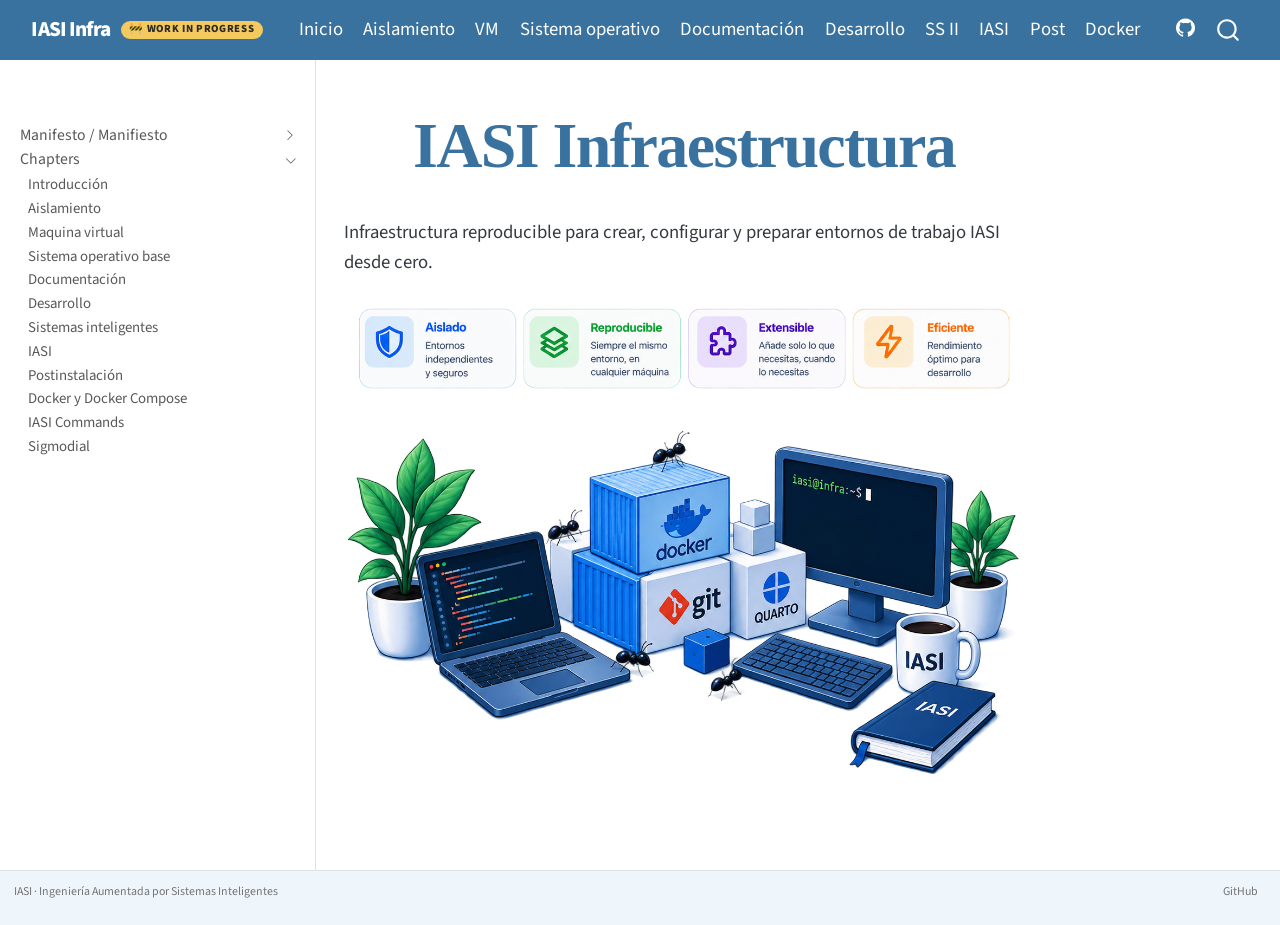
<file: publish/index.html>
<!DOCTYPE html>
<html xmlns="http://www.w3.org/1999/xhtml" lang="es" xml:lang="es">
<head>
<meta http-equiv="Content-Type" content="text/html; charset=UTF-8">
<meta charset="utf-8">
<meta name="generator" content="quarto-1.10.18">
<meta name="viewport" content="width=device-width, initial-scale=1.0, user-scalable=yes">
<title>IASI Infraestructura – IASI Infra</title>
<style>
/* Default styles provided by pandoc.
** See https://pandoc.org/MANUAL.html#variables-for-html for config info.
*/
span.smallcaps{font-variant: small-caps;}
div.columns{display: flex; gap: 1.5em;}
div.column{flex: auto;}
@media screen {
div.columns{gap: min(4vw, 1.5em);}
div.column{overflow-x: auto;}
}
div.hanging-indent{margin-left: 1.5em; text-indent: -1.5em;}
ul.task-list{list-style: none;}
ul.task-list li input[type="checkbox"] {
  width: 0.8em;
  margin: 0 0.8em 0.2em -1em; /* quarto-specific, see https://github.com/quarto-dev/quarto-cli/issues/4556 */ 
  vertical-align: middle;
}
</style>
<script src="site_libs/quarto-nav/quarto-nav.js"></script><script src="site_libs/quarto-nav/headroom.min.js"></script><script src="site_libs/clipboard/clipboard.min.js"></script><script src="site_libs/quarto-search/autocomplete.umd.js"></script><script src="site_libs/quarto-search/fuse.min.js"></script><script src="site_libs/quarto-search/quarto-search.js"></script><meta name="quarto:offset" content="./">
<script src="site_libs/quarto-html/quarto.js" type="module"></script><script src="site_libs/quarto-html/tabsets/tabsets.js" type="module"></script><script src="site_libs/quarto-html/popper.min.js"></script><script src="site_libs/quarto-html/tippy.umd.min.js"></script><script src="site_libs/quarto-html/anchor.min.js"></script><link href="site_libs/quarto-html/tippy.css" rel="stylesheet">
<link href="site_libs/quarto-html/quarto-syntax-highlighting-64a204ab8560d761af7679ceaba22944.css" rel="stylesheet" id="quarto-text-highlighting-styles">
<script src="site_libs/bootstrap/bootstrap.min.js"></script><link href="site_libs/bootstrap/bootstrap-icons.css" rel="stylesheet">
<link href="site_libs/bootstrap/bootstrap-066f6ffa7eb3b5c3922307862953997a.min.css" rel="stylesheet" append-hash="true" id="quarto-bootstrap" data-mode="light">
<script id="quarto-search-options" type="application/json">{
  "location": "navbar",
  "copy-button": false,
  "collapse-after": 3,
  "panel-placement": "end",
  "type": "overlay",
  "limit": 50,
  "keyboard-shortcut": [
    "f",
    "/",
    "s"
  ],
  "show-item-context": false,
  "language": {
    "search-no-results-text": "No se han encontrado resultados",
    "search-matching-documents-text": "documentos encontrados",
    "search-copy-link-title": "Copiar el enlace en la búsqueda",
    "search-hide-matches-text": "Ocultar resultados adicionales",
    "search-more-match-text": "resultado adicional en este documento",
    "search-more-matches-text": "resultados adicionales en este documento",
    "search-clear-button-title": "Borrar",
    "search-text-placeholder": "",
    "search-detached-cancel-button-title": "Cancelar",
    "search-submit-button-title": "Enviar",
    "search-label": "Buscar"
  }
}</script>
</head>
<body class="nav-sidebar docked nav-fixed quarto-light">

<div id="quarto-search-results"></div>
  <header id="quarto-header" class="headroom fixed-top"><nav class="navbar navbar-expand-lg " data-bs-theme="dark"><div class="navbar-container container-fluid">
      <div class="navbar-brand-container mx-auto">
    <a class="navbar-brand" href="./index.html">
    <span class="navbar-title">IASI Infra</span>
    </a>
  </div>
            <div id="quarto-search" class="" title="Buscar"></div>
          <button class="navbar-toggler" type="button" data-bs-toggle="collapse" data-bs-target="#navbarCollapse" aria-controls="navbarCollapse" role="menu" aria-expanded="false" aria-label="Navegación de palanca" onclick="if (window.quartoToggleHeadroom) { window.quartoToggleHeadroom(); }">
  <span class="navbar-toggler-icon"></span>
</button>
          <div class="collapse navbar-collapse" id="navbarCollapse">
            <ul class="navbar-nav navbar-nav-scroll me-auto">
<li class="nav-item">
    <a class="nav-link active" href="./index.html" aria-current="page"> 
<span class="menu-text">Inicio</span></a>
  </li>  
  <li class="nav-item">
    <a class="nav-link" href="./chapters/12-isolation.html"> 
<span class="menu-text">Aislamiento</span></a>
  </li>  
  <li class="nav-item">
    <a class="nav-link" href="./chapters/13-vm.html"> 
<span class="menu-text">VM</span></a>
  </li>  
  <li class="nav-item">
    <a class="nav-link" href="./chapters/14-so-base.html"> 
<span class="menu-text">Sistema operativo</span></a>
  </li>  
  <li class="nav-item">
    <a class="nav-link" href="./chapters/15-documentation.html"> 
<span class="menu-text">Documentación</span></a>
  </li>  
  <li class="nav-item">
    <a class="nav-link" href="./chapters/16-desarrollo.html"> 
<span class="menu-text">Desarrollo</span></a>
  </li>  
  <li class="nav-item">
    <a class="nav-link" href="./chapters/17-sistemas-inteligentes.html"> 
<span class="menu-text">SS II</span></a>
  </li>  
  <li class="nav-item">
    <a class="nav-link" href="./chapters/18-iasi.html"> 
<span class="menu-text">IASI</span></a>
  </li>  
  <li class="nav-item">
    <a class="nav-link" href="./chapters/19-postinstalacion.html"> 
<span class="menu-text">Post</span></a>
  </li>  
  <li class="nav-item">
    <a class="nav-link" href="./chapters/20-docker.html"> 
<span class="menu-text">Docker</span></a>
  </li>  
</ul>
<ul class="navbar-nav navbar-nav-scroll ms-auto">
<li class="nav-item compact">
    <a class="nav-link" href="https://github.com/iasi-org/iasi-infra"> <i class="bi bi-github" role="img" aria-label="GitHub">
</i> 
<span class="menu-text"></span></a>
  </li>  
</ul>
</div> <!-- /navcollapse -->
            <div class="quarto-navbar-tools">
</div>
      </div> <!-- /container-fluid -->
    </nav><nav class="quarto-secondary-nav"><div class="container-fluid d-flex">
      <button type="button" class="quarto-btn-toggle btn" data-bs-toggle="collapse" role="button" data-bs-target=".quarto-sidebar-collapse-item" aria-controls="quarto-sidebar" aria-expanded="false" aria-label="Alternar barra lateral" onclick="if (window.quartoToggleHeadroom) { window.quartoToggleHeadroom(); }">
        <i class="bi bi-layout-text-sidebar-reverse"></i>
      </button>
        <nav class="quarto-page-breadcrumbs" aria-label="breadcrumb"><ol class="breadcrumb"><li class="breadcrumb-item">IASI Infraestructura</li></ol></nav><a class="flex-grow-1" role="navigation" data-bs-toggle="collapse" data-bs-target=".quarto-sidebar-collapse-item" aria-controls="quarto-sidebar" aria-expanded="false" aria-label="Alternar barra lateral" onclick="if (window.quartoToggleHeadroom) { window.quartoToggleHeadroom(); }">      
        </a>
      <button type="button" class="btn quarto-search-button" aria-label="Buscar" onclick="window.quartoOpenSearch();">
        <i class="bi bi-search"></i>
      </button>
    </div>
  </nav></header><!-- content --><div id="quarto-content" class="quarto-container page-columns page-rows-contents page-layout-article page-navbar">
<!-- sidebar -->
  <nav id="quarto-sidebar" class="sidebar collapse collapse-horizontal quarto-sidebar-collapse-item sidebar-navigation docked overflow-auto"><div class="mt-2 flex-shrink-0 align-items-center">
        <div class="sidebar-search">
        <div id="quarto-search" class="" title="Buscar"></div>
        </div>
        </div>
    <div class="sidebar-menu-container"> 
    <ul class="list-unstyled mt-1">
<li class="sidebar-item sidebar-item-section">
  <div class="sidebar-item-container"> 
  <a href="./01-manifesto-bilingual.html" class="sidebar-item-text sidebar-link">
 <span class="menu-text">Manifesto / Manifiesto</span></a>
  <a class="sidebar-item-toggle text-start collapsed" data-bs-toggle="collapse" data-bs-target="#iasi-sidebar--01-manifesto-bilingual-html" role="navigation" aria-expanded="false" aria-controls="iasi-sidebar--01-manifesto-bilingual-html" aria-label="Toggle section"><i class="bi bi-chevron-right ms-2"></i></a>
</div>
<ul id="iasi-sidebar--01-manifesto-bilingual-html" class="collapse list-unstyled sidebar-section depth2">
<li><a href="./01-manifesto-bilingual.html#manifesto-manifiesto" id="toc-manifesto-manifiesto" class="nav-link active" data-scroll-target="#manifesto-manifiesto">Manifesto / Manifiesto</a></li>
  </ul>
</li>
        <li class="sidebar-item sidebar-item-section">
      <div class="sidebar-item-container"> 
            <a class="sidebar-item-text sidebar-link text-start" data-bs-toggle="collapse" data-bs-target="#quarto-sidebar-section-1" role="navigation" aria-expanded="true">
 <span class="menu-text">Chapters</span></a>
          <a class="sidebar-item-toggle text-start" data-bs-toggle="collapse" data-bs-target="#quarto-sidebar-section-1" role="navigation" aria-expanded="true" aria-label="Alternar sección">
            <i class="bi bi-chevron-right ms-2"></i>
          </a> 
      </div>
      <ul id="quarto-sidebar-section-1" class="collapse list-unstyled sidebar-section depth1 show">
<li class="sidebar-item">
  <div class="sidebar-item-container"> 
  <a href="./chapters/11-intro.html" class="sidebar-item-text sidebar-link">
 <span class="menu-text">Introducción</span></a>
  </div>
</li>
          <li class="sidebar-item">
  <div class="sidebar-item-container"> 
  <a href="./chapters/12-isolation.html" class="sidebar-item-text sidebar-link">
 <span class="menu-text">Aislamiento</span></a>
  </div>
</li>
          <li class="sidebar-item">
  <div class="sidebar-item-container"> 
  <a href="./chapters/13-vm.html" class="sidebar-item-text sidebar-link">
 <span class="menu-text">Maquina virtual</span></a>
  </div>
</li>
          <li class="sidebar-item">
  <div class="sidebar-item-container"> 
  <a href="./chapters/14-so-base.html" class="sidebar-item-text sidebar-link">
 <span class="menu-text">Sistema operativo base</span></a>
  </div>
</li>
          <li class="sidebar-item">
  <div class="sidebar-item-container"> 
  <a href="./chapters/15-documentation.html" class="sidebar-item-text sidebar-link">
 <span class="menu-text">Documentación</span></a>
  </div>
</li>
          <li class="sidebar-item">
  <div class="sidebar-item-container"> 
  <a href="./chapters/16-desarrollo.html" class="sidebar-item-text sidebar-link">
 <span class="menu-text">Desarrollo</span></a>
  </div>
</li>
          <li class="sidebar-item">
  <div class="sidebar-item-container"> 
  <a href="./chapters/17-sistemas-inteligentes.html" class="sidebar-item-text sidebar-link">
 <span class="menu-text">Sistemas inteligentes</span></a>
  </div>
</li>
          <li class="sidebar-item">
  <div class="sidebar-item-container"> 
  <a href="./chapters/18-iasi.html" class="sidebar-item-text sidebar-link">
 <span class="menu-text">IASI</span></a>
  </div>
</li>
          <li class="sidebar-item">
  <div class="sidebar-item-container"> 
  <a href="./chapters/19-postinstalacion.html" class="sidebar-item-text sidebar-link">
 <span class="menu-text">Postinstalación</span></a>
  </div>
</li>
          <li class="sidebar-item">
  <div class="sidebar-item-container"> 
  <a href="./chapters/20-docker.html" class="sidebar-item-text sidebar-link">
 <span class="menu-text">Docker y Docker Compose</span></a>
  </div>
</li>
          <li class="sidebar-item">
  <div class="sidebar-item-container"> 
  <a href="./chapters/21-commands.html" class="sidebar-item-text sidebar-link">
 <span class="menu-text">IASI Commands</span></a>
  </div>
</li>
          <li class="sidebar-item">
  <div class="sidebar-item-container"> 
  <a href="./chapters/99-sigmoidal.html" class="sidebar-item-text sidebar-link">
 <span class="menu-text">Sigmodial</span></a>
  </div>
</li>
      </ul>
</li>
    </ul>
</div>
</nav><div id="quarto-sidebar-glass" class="quarto-sidebar-collapse-item" data-bs-toggle="collapse" data-bs-target=".quarto-sidebar-collapse-item"></div>
<!-- margin-sidebar -->
    <div id="quarto-margin-sidebar" class="sidebar margin-sidebar zindex-bottom">
        
    </div>
<!-- main -->
<main class="content" id="quarto-document-content"><header id="title-block-header" class="quarto-title-block default"><div class="quarto-title">
<h1 class="title">IASI Infraestructura</h1>
</div>



<div class="quarto-title-meta">

    
  
    
  </div>
  


</header><p>Infraestructura reproducible para crear, configurar y preparar entornos de trabajo IASI desde cero.</p>
<p><img src="resources/images/portada2.png" class="img-fluid"></p>



</main><!-- /main --><script id="quarto-html-after-body" type="application/javascript">
  window.document.addEventListener("DOMContentLoaded", function (event) {
    const icon = "";
    const anchorJS = new window.AnchorJS();
    anchorJS.options = {
      placement: 'right',
      icon: icon
    };
    anchorJS.add('.anchored');
    const isCodeAnnotation = (el) => {
      for (const clz of el.classList) {
        if (clz.startsWith('code-annotation-')) {                     
          return true;
        }
      }
      return false;
    }
    const onCopySuccess = function(e) {
      // button target
      const button = e.trigger;
      // don't keep focus
      button.blur();
      // flash "checked"
      button.classList.add('code-copy-button-checked');
      var currentTitle = button.getAttribute("title");
      button.setAttribute("title", "Copiado");
      let tooltip;
      if (window.bootstrap) {
        button.setAttribute("data-bs-toggle", "tooltip");
        button.setAttribute("data-bs-placement", "left");
        button.setAttribute("data-bs-title", "Copiado");
        tooltip = new bootstrap.Tooltip(button, 
          { trigger: "manual", 
            customClass: "code-copy-button-tooltip",
            offset: [0, -8]});
        tooltip.show();    
      }
      setTimeout(function() {
        if (tooltip) {
          tooltip.hide();
          button.removeAttribute("data-bs-title");
          button.removeAttribute("data-bs-toggle");
          button.removeAttribute("data-bs-placement");
        }
        button.setAttribute("title", currentTitle);
        button.classList.remove('code-copy-button-checked');
      }, 1000);
      // clear code selection
      e.clearSelection();
    }
    const getTextToCopy = function(trigger) {
      const outerScaffold = trigger.parentElement.cloneNode(true);
      const codeEl = outerScaffold.querySelector('code');
      for (const childEl of codeEl.children) {
        if (isCodeAnnotation(childEl)) {
          childEl.remove();
        }
      }
      return codeEl.innerText;
    }
    const clipboard = new window.ClipboardJS('.code-copy-button:not([data-in-quarto-modal])', {
      text: getTextToCopy
    });
    clipboard.on('success', onCopySuccess);
    if (window.document.getElementById('quarto-embedded-source-code-modal')) {
      const clipboardModal = new window.ClipboardJS('.code-copy-button[data-in-quarto-modal]', {
        text: getTextToCopy,
        container: window.document.getElementById('quarto-embedded-source-code-modal')
      });
      clipboardModal.on('success', onCopySuccess);
    }
      var localhostRegex = new RegExp(/^(?:http|https):\/\/localhost\:?[0-9]*\//);
      var mailtoRegex = new RegExp(/^mailto:/);
        var filterRegex = new RegExp('/' + window.location.host + '/');
      var isInternal = (href) => {
          return filterRegex.test(href) || localhostRegex.test(href) || mailtoRegex.test(href);
      }
      // Inspect non-navigation links and adorn them if external
     var links = window.document.querySelectorAll('a[href]:not(.nav-link):not(.navbar-brand):not(.toc-action):not(.sidebar-link):not(.sidebar-item-toggle):not(.pagination-link):not(.no-external):not([aria-hidden]):not(.dropdown-item):not(.quarto-navigation-tool):not(.about-link)');
      for (var i=0; i<links.length; i++) {
        const link = links[i];
        if (!isInternal(link.href)) {
          // undo the damage that might have been done by quarto-nav.js in the case of
          // links that we want to consider external
          if (link.dataset.originalHref !== undefined) {
            link.href = link.dataset.originalHref;
          }
        }
      }
    function tippyHover(el, contentFn, onTriggerFn, onUntriggerFn) {
      const config = {
        allowHTML: true,
        maxWidth: 500,
        delay: 100,
        arrow: false,
        appendTo: function(el) {
            return el.parentElement;
        },
        interactive: true,
        interactiveBorder: 10,
        theme: 'quarto',
        placement: 'bottom-start',
      };
      if (contentFn) {
        config.content = contentFn;
      }
      if (onTriggerFn) {
        config.onTrigger = onTriggerFn;
      }
      if (onUntriggerFn) {
        config.onUntrigger = onUntriggerFn;
      }
      window.tippy(el, config); 
    }
    const noterefs = window.document.querySelectorAll('a[role="doc-noteref"]');
    for (var i=0; i<noterefs.length; i++) {
      const ref = noterefs[i];
      tippyHover(ref, function() {
        // use id or data attribute instead here
        let href = ref.getAttribute('data-footnote-href') || ref.getAttribute('href');
        try { href = new URL(href).hash; } catch {}
        const id = href.replace(/^#\/?/, "");
        const note = window.document.getElementById(id);
        if (note) {
          return note.innerHTML;
        } else {
          return "";
        }
      });
    }
    const xrefs = window.document.querySelectorAll('a.quarto-xref');
    const processXRef = (id, note) => {
      // Strip column container classes
      const stripColumnClz = (el) => {
        el.classList.remove("page-full", "page-columns");
        if (el.children) {
          for (const child of el.children) {
            stripColumnClz(child);
          }
        }
      }
      stripColumnClz(note)
      if (id === null || id.startsWith('sec-')) {
        // Special case sections, only their first couple elements
        const container = document.createElement("div");
        if (note.children && note.children.length > 2) {
          container.appendChild(note.children[0].cloneNode(true));
          for (let i = 1; i < note.children.length; i++) {
            const child = note.children[i];
            if (child.tagName === "P" && child.innerText === "") {
              continue;
            } else {
              container.appendChild(child.cloneNode(true));
              break;
            }
          }
          if (window.Quarto?.typesetMath) {
            window.Quarto.typesetMath(container);
          }
          return container.innerHTML
        } else {
          if (window.Quarto?.typesetMath) {
            window.Quarto.typesetMath(note);
          }
          return note.innerHTML;
        }
      } else {
        // Remove any anchor links if they are present
        const anchorLink = note.querySelector('a.anchorjs-link');
        if (anchorLink) {
          anchorLink.remove();
        }
        if (window.Quarto?.typesetMath) {
          window.Quarto.typesetMath(note);
        }
        if (note.classList.contains("callout")) {
          return note.outerHTML;
        } else {
          return note.innerHTML;
        }
      }
    }
    for (var i=0; i<xrefs.length; i++) {
      const xref = xrefs[i];
      tippyHover(xref, undefined, function(instance) {
        instance.disable();
        let url = xref.getAttribute('href');
        let hash = undefined; 
        if (url.startsWith('#')) {
          hash = url;
        } else {
          try { hash = new URL(url).hash; } catch {}
        }
        if (hash) {
          const id = hash.replace(/^#\/?/, "");
          const note = window.document.getElementById(id);
          if (note !== null) {
            try {
              const html = processXRef(id, note.cloneNode(true));
              instance.setContent(html);
            } finally {
              instance.enable();
              instance.show();
            }
          } else {
            // See if we can fetch this
            fetch(url.split('#')[0])
            .then(res => res.text())
            .then(html => {
              const parser = new DOMParser();
              const htmlDoc = parser.parseFromString(html, "text/html");
              const note = htmlDoc.getElementById(id);
              if (note !== null) {
                const html = processXRef(id, note);
                instance.setContent(html);
              } 
            }).finally(() => {
              instance.enable();
              instance.show();
            });
          }
        } else {
          // See if we can fetch a full url (with no hash to target)
          // This is a special case and we should probably do some content thinning / targeting
          fetch(url)
          .then(res => res.text())
          .then(html => {
            const parser = new DOMParser();
            const htmlDoc = parser.parseFromString(html, "text/html");
            const note = htmlDoc.querySelector('main.content');
            if (note !== null) {
              // This should only happen for chapter cross references
              // (since there is no id in the URL)
              // remove the first header
              if (note.children.length > 0 && note.children[0].tagName === "HEADER") {
                note.children[0].remove();
              }
              const html = processXRef(null, note);
              instance.setContent(html);
            } 
          }).finally(() => {
            instance.enable();
            instance.show();
          });
        }
      }, function(instance) {
      });
    }
        let selectedAnnoteEl;
        const selectorForAnnotation = ( cell, annotation) => {
          let cellAttr = 'data-code-cell="' + cell + '"';
          let lineAttr = 'data-code-annotation="' +  annotation + '"';
          const selector = 'span[' + cellAttr + '][' + lineAttr + ']';
          return selector;
        }
        const selectCodeLines = (annoteEl) => {
          const doc = window.document;
          const targetCell = annoteEl.getAttribute("data-target-cell");
          const targetAnnotation = annoteEl.getAttribute("data-target-annotation");
          const annoteSpan = window.document.querySelector(selectorForAnnotation(targetCell, targetAnnotation));
          const lines = annoteSpan.getAttribute("data-code-lines").split(",");
          const lineIds = lines.map((line) => {
            return targetCell + "-" + line;
          })
          let top = null;
          let height = null;
          let parent = null;
          if (lineIds.length > 0) {
              //compute the position of the single el (top and bottom and make a div)
              const el = window.document.getElementById(lineIds[0]);
              top = el.offsetTop;
              height = el.offsetHeight;
              parent = el.parentElement.parentElement;
            if (lineIds.length > 1) {
              const lastEl = window.document.getElementById(lineIds[lineIds.length - 1]);
              const bottom = lastEl.offsetTop + lastEl.offsetHeight;
              height = bottom - top;
            }
            if (top !== null && height !== null && parent !== null) {
              // cook up a div (if necessary) and position it 
              let div = window.document.getElementById("code-annotation-line-highlight");
              if (div === null) {
                div = window.document.createElement("div");
                div.setAttribute("id", "code-annotation-line-highlight");
                div.style.position = 'absolute';
                parent.appendChild(div);
              }
              div.style.top = top - 2 + "px";
              div.style.height = height + 4 + "px";
              div.style.left = 0;
              let gutterDiv = window.document.getElementById("code-annotation-line-highlight-gutter");
              if (gutterDiv === null) {
                gutterDiv = window.document.createElement("div");
                gutterDiv.setAttribute("id", "code-annotation-line-highlight-gutter");
                gutterDiv.style.position = 'absolute';
                const codeCell = window.document.getElementById(targetCell);
                const gutter = codeCell.querySelector('.code-annotation-gutter');
                gutter.appendChild(gutterDiv);
              }
              gutterDiv.style.top = top - 2 + "px";
              gutterDiv.style.height = height + 4 + "px";
            }
            selectedAnnoteEl = annoteEl;
          }
        };
        const unselectCodeLines = () => {
          const elementsIds = ["code-annotation-line-highlight", "code-annotation-line-highlight-gutter"];
          elementsIds.forEach((elId) => {
            const div = window.document.getElementById(elId);
            if (div) {
              div.remove();
            }
          });
          selectedAnnoteEl = undefined;
        };
          // Handle positioning of the toggle
      window.addEventListener(
        "resize",
        throttle(() => {
          elRect = undefined;
          if (selectedAnnoteEl) {
            selectCodeLines(selectedAnnoteEl);
          }
        }, 10)
      );
      function throttle(fn, ms) {
      let throttle = false;
      let timer;
        return (...args) => {
          if(!throttle) { // first call gets through
              fn.apply(this, args);
              throttle = true;
          } else { // all the others get throttled
              if(timer) clearTimeout(timer); // cancel #2
              timer = setTimeout(() => {
                fn.apply(this, args);
                timer = throttle = false;
              }, ms);
          }
        };
      }
        // Attach click handler to the DT
        const annoteDls = window.document.querySelectorAll('dt[data-target-cell]');
        for (const annoteDlNode of annoteDls) {
          annoteDlNode.addEventListener('click', (event) => {
            const clickedEl = event.target;
            if (clickedEl !== selectedAnnoteEl) {
              unselectCodeLines();
              const activeEl = window.document.querySelector('dt[data-target-cell].code-annotation-active');
              if (activeEl) {
                activeEl.classList.remove('code-annotation-active');
              }
              selectCodeLines(clickedEl);
              clickedEl.classList.add('code-annotation-active');
            } else {
              // Unselect the line
              unselectCodeLines();
              clickedEl.classList.remove('code-annotation-active');
            }
          });
        }
    const findCites = (el) => {
      const parentEl = el.parentElement;
      if (parentEl) {
        const cites = parentEl.dataset.cites;
        if (cites) {
          return {
            el,
            cites: cites.split(' ')
          };
        } else {
          return findCites(el.parentElement)
        }
      } else {
        return undefined;
      }
    };
    var bibliorefs = window.document.querySelectorAll('a[role="doc-biblioref"]');
    for (var i=0; i<bibliorefs.length; i++) {
      const ref = bibliorefs[i];
      const citeInfo = findCites(ref);
      if (citeInfo) {
        tippyHover(citeInfo.el, function() {
          var popup = window.document.createElement('div');
          citeInfo.cites.forEach(function(cite) {
            var citeDiv = window.document.createElement('div');
            citeDiv.classList.add('hanging-indent');
            citeDiv.classList.add('csl-entry');
            var biblioDiv = window.document.getElementById('ref-' + cite);
            if (biblioDiv) {
              citeDiv.innerHTML = biblioDiv.innerHTML;
            }
            popup.appendChild(citeDiv);
          });
          return popup.innerHTML;
        });
      }
    }
  });
  </script>
</div> <!-- /content -->
<footer class="footer"><div class="nav-footer">
    <div class="nav-footer-left">
<p>IASI · Ingeniería Aumentada por Sistemas Inteligentes</p>
</div>   
    <div class="nav-footer-center">
       
    </div>
    <div class="nav-footer-right">
      <ul class="footer-items list-unstyled">
<li class="nav-item">
    <a class="nav-link" href="https://github.com/iasi-org">
<p>GitHub</p>
</a>
  </li>  
</ul>
</div>
  </div>
</footer>
</body>
</html>
</file>
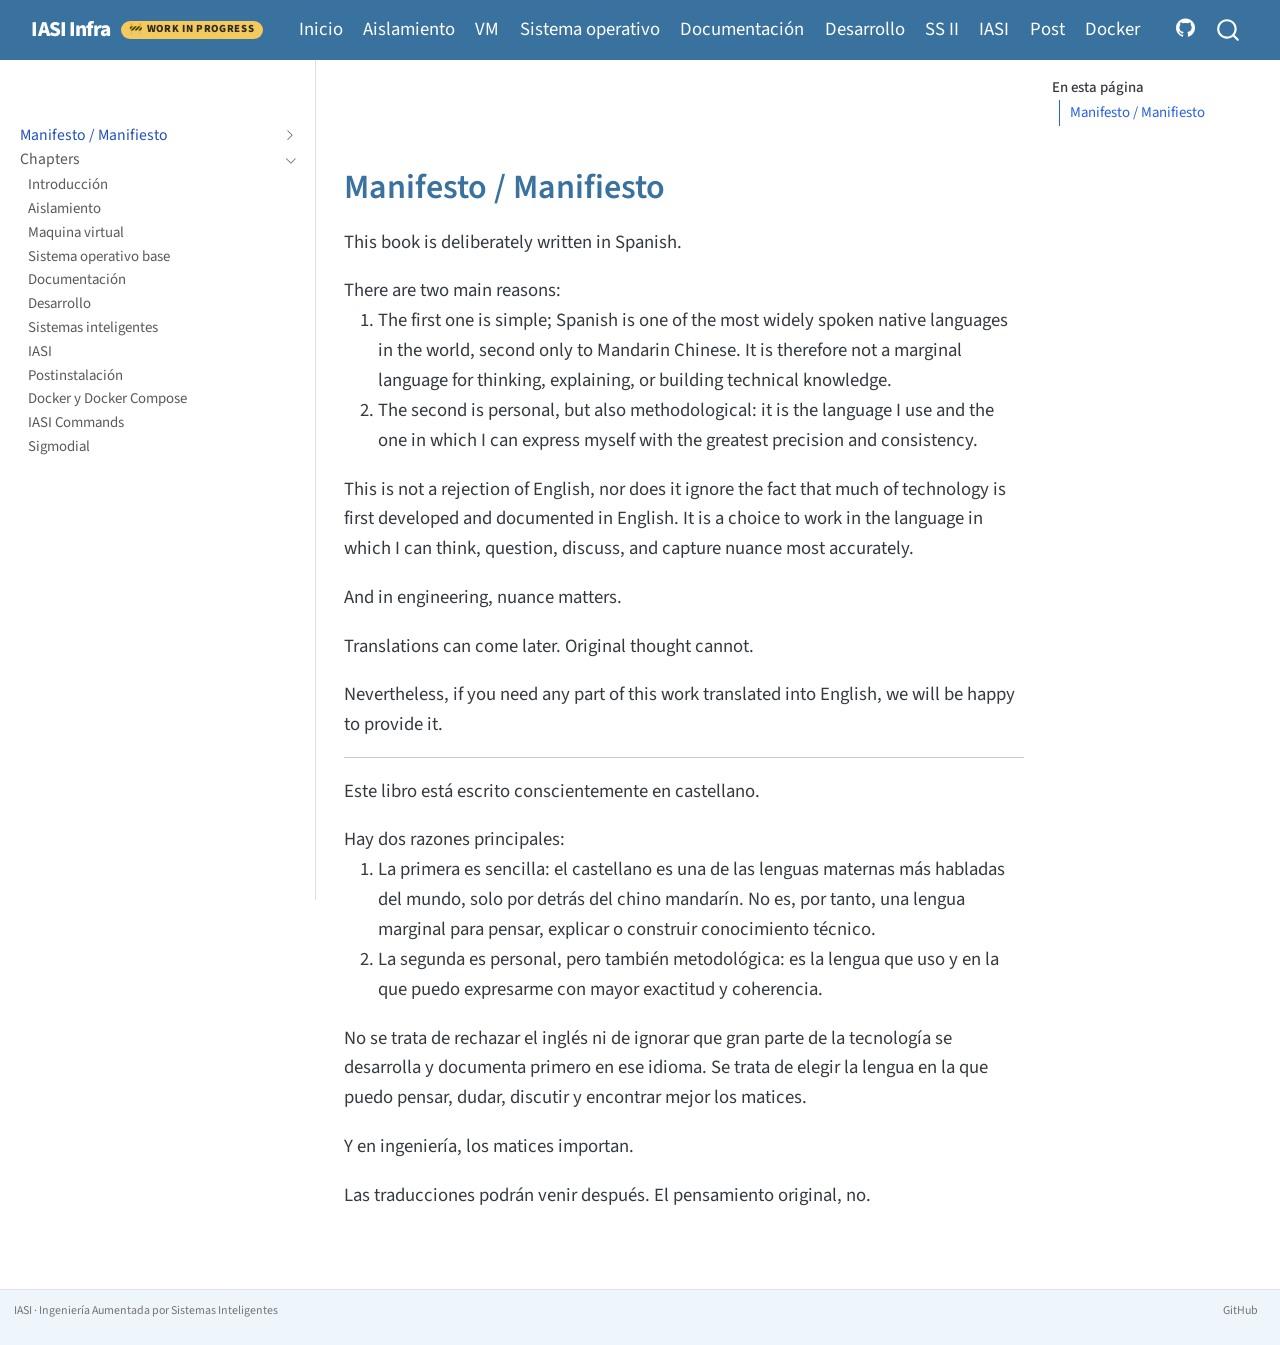
<file: publish/01-manifesto-bilingual.html>
<!DOCTYPE html>
<html xmlns="http://www.w3.org/1999/xhtml" lang="es" xml:lang="es">
<head>
<meta http-equiv="Content-Type" content="text/html; charset=UTF-8">
<meta charset="utf-8">
<meta name="generator" content="quarto-1.10.18">
<meta name="viewport" content="width=device-width, initial-scale=1.0, user-scalable=yes">
<title>manifesto-bilingual – IASI Infra</title>
<style>
/* Default styles provided by pandoc.
** See https://pandoc.org/MANUAL.html#variables-for-html for config info.
*/
span.smallcaps{font-variant: small-caps;}
div.columns{display: flex; gap: 1.5em;}
div.column{flex: auto;}
@media screen {
div.columns{gap: min(4vw, 1.5em);}
div.column{overflow-x: auto;}
}
div.hanging-indent{margin-left: 1.5em; text-indent: -1.5em;}
ul.task-list{list-style: none;}
ul.task-list li input[type="checkbox"] {
  width: 0.8em;
  margin: 0 0.8em 0.2em -1em; /* quarto-specific, see https://github.com/quarto-dev/quarto-cli/issues/4556 */ 
  vertical-align: middle;
}
</style>
<script src="site_libs/quarto-nav/quarto-nav.js"></script><script src="site_libs/quarto-nav/headroom.min.js"></script><script src="site_libs/clipboard/clipboard.min.js"></script><script src="site_libs/quarto-search/autocomplete.umd.js"></script><script src="site_libs/quarto-search/fuse.min.js"></script><script src="site_libs/quarto-search/quarto-search.js"></script><meta name="quarto:offset" content="./">
<script src="site_libs/quarto-html/quarto.js" type="module"></script><script src="site_libs/quarto-html/tabsets/tabsets.js" type="module"></script><script src="site_libs/quarto-html/popper.min.js"></script><script src="site_libs/quarto-html/tippy.umd.min.js"></script><script src="site_libs/quarto-html/anchor.min.js"></script><link href="site_libs/quarto-html/tippy.css" rel="stylesheet">
<link href="site_libs/quarto-html/quarto-syntax-highlighting-64a204ab8560d761af7679ceaba22944.css" rel="stylesheet" id="quarto-text-highlighting-styles">
<script src="site_libs/bootstrap/bootstrap.min.js"></script><link href="site_libs/bootstrap/bootstrap-icons.css" rel="stylesheet">
<link href="site_libs/bootstrap/bootstrap-066f6ffa7eb3b5c3922307862953997a.min.css" rel="stylesheet" append-hash="true" id="quarto-bootstrap" data-mode="light">
<script id="quarto-search-options" type="application/json">{
  "location": "navbar",
  "copy-button": false,
  "collapse-after": 3,
  "panel-placement": "end",
  "type": "overlay",
  "limit": 50,
  "keyboard-shortcut": [
    "f",
    "/",
    "s"
  ],
  "show-item-context": false,
  "language": {
    "search-no-results-text": "No se han encontrado resultados",
    "search-matching-documents-text": "documentos encontrados",
    "search-copy-link-title": "Copiar el enlace en la búsqueda",
    "search-hide-matches-text": "Ocultar resultados adicionales",
    "search-more-match-text": "resultado adicional en este documento",
    "search-more-matches-text": "resultados adicionales en este documento",
    "search-clear-button-title": "Borrar",
    "search-text-placeholder": "",
    "search-detached-cancel-button-title": "Cancelar",
    "search-submit-button-title": "Enviar",
    "search-label": "Buscar"
  }
}</script>
</head>
<body class="nav-sidebar docked nav-fixed quarto-light">

<div id="quarto-search-results"></div>
  <header id="quarto-header" class="headroom fixed-top"><nav class="navbar navbar-expand-lg " data-bs-theme="dark"><div class="navbar-container container-fluid">
      <div class="navbar-brand-container mx-auto">
    <a class="navbar-brand" href="./index.html">
    <span class="navbar-title">IASI Infra</span>
    </a>
  </div>
            <div id="quarto-search" class="" title="Buscar"></div>
          <button class="navbar-toggler" type="button" data-bs-toggle="collapse" data-bs-target="#navbarCollapse" aria-controls="navbarCollapse" role="menu" aria-expanded="false" aria-label="Navegación de palanca" onclick="if (window.quartoToggleHeadroom) { window.quartoToggleHeadroom(); }">
  <span class="navbar-toggler-icon"></span>
</button>
          <div class="collapse navbar-collapse" id="navbarCollapse">
            <ul class="navbar-nav navbar-nav-scroll me-auto">
<li class="nav-item">
    <a class="nav-link" href="./index.html"> 
<span class="menu-text">Inicio</span></a>
  </li>  
  <li class="nav-item">
    <a class="nav-link active" href="./chapters/12-isolation.html" aria-current="page"> 
<span class="menu-text">Aislamiento</span></a>
  </li>  
  <li class="nav-item">
    <a class="nav-link" href="./chapters/13-vm.html"> 
<span class="menu-text">VM</span></a>
  </li>  
  <li class="nav-item">
    <a class="nav-link" href="./chapters/14-so-base.html"> 
<span class="menu-text">Sistema operativo</span></a>
  </li>  
  <li class="nav-item">
    <a class="nav-link" href="./chapters/15-documentation.html"> 
<span class="menu-text">Documentación</span></a>
  </li>  
  <li class="nav-item">
    <a class="nav-link" href="./chapters/16-desarrollo.html"> 
<span class="menu-text">Desarrollo</span></a>
  </li>  
  <li class="nav-item">
    <a class="nav-link" href="./chapters/17-sistemas-inteligentes.html"> 
<span class="menu-text">SS II</span></a>
  </li>  
  <li class="nav-item">
    <a class="nav-link" href="./chapters/18-iasi.html"> 
<span class="menu-text">IASI</span></a>
  </li>  
  <li class="nav-item">
    <a class="nav-link" href="./chapters/19-postinstalacion.html"> 
<span class="menu-text">Post</span></a>
  </li>  
  <li class="nav-item">
    <a class="nav-link" href="./chapters/20-docker.html"> 
<span class="menu-text">Docker</span></a>
  </li>  
</ul>
<ul class="navbar-nav navbar-nav-scroll ms-auto">
<li class="nav-item compact">
    <a class="nav-link" href="https://github.com/iasi-org/iasi-infra"> <i class="bi bi-github" role="img" aria-label="GitHub">
</i> 
<span class="menu-text"></span></a>
  </li>  
</ul>
</div> <!-- /navcollapse -->
            <div class="quarto-navbar-tools">
</div>
      </div> <!-- /container-fluid -->
    </nav><nav class="quarto-secondary-nav"><div class="container-fluid d-flex">
      <button type="button" class="quarto-btn-toggle btn" data-bs-toggle="collapse" role="button" data-bs-target=".quarto-sidebar-collapse-item" aria-controls="quarto-sidebar" aria-expanded="false" aria-label="Alternar barra lateral" onclick="if (window.quartoToggleHeadroom) { window.quartoToggleHeadroom(); }">
        <i class="bi bi-layout-text-sidebar-reverse"></i>
      </button>
        <nav class="quarto-page-breadcrumbs" aria-label="breadcrumb"><ol class="breadcrumb"><li class="breadcrumb-item"><a href="./01-manifesto-bilingual.html">Manifesto / Manifiesto</a></li></ol></nav><a class="flex-grow-1" role="navigation" data-bs-toggle="collapse" data-bs-target=".quarto-sidebar-collapse-item" aria-controls="quarto-sidebar" aria-expanded="false" aria-label="Alternar barra lateral" onclick="if (window.quartoToggleHeadroom) { window.quartoToggleHeadroom(); }">      
        </a>
      <button type="button" class="btn quarto-search-button" aria-label="Buscar" onclick="window.quartoOpenSearch();">
        <i class="bi bi-search"></i>
      </button>
    </div>
  </nav></header><!-- content --><div id="quarto-content" class="quarto-container page-columns page-rows-contents page-layout-article page-navbar">
<!-- sidebar -->
  <nav id="quarto-sidebar" class="sidebar collapse collapse-horizontal quarto-sidebar-collapse-item sidebar-navigation docked overflow-auto"><div class="mt-2 flex-shrink-0 align-items-center">
        <div class="sidebar-search">
        <div id="quarto-search" class="" title="Buscar"></div>
        </div>
        </div>
    <div class="sidebar-menu-container"> 
    <ul class="list-unstyled mt-1">
<li class="sidebar-item sidebar-item-section">
  <div class="sidebar-item-container"> 
  <a href="./01-manifesto-bilingual.html" class="sidebar-item-text sidebar-link active">
 <span class="menu-text">Manifesto / Manifiesto</span></a>
  <a class="sidebar-item-toggle text-start collapsed" data-bs-toggle="collapse" data-bs-target="#iasi-sidebar--01-manifesto-bilingual-html" role="navigation" aria-expanded="false" aria-controls="iasi-sidebar--01-manifesto-bilingual-html" aria-label="Toggle section"><i class="bi bi-chevron-right ms-2"></i></a>
</div>
<ul id="iasi-sidebar--01-manifesto-bilingual-html" class="collapse list-unstyled sidebar-section depth2">
<li><a href="./01-manifesto-bilingual.html#manifesto-manifiesto" id="toc-manifesto-manifiesto" class="nav-link active" data-scroll-target="#manifesto-manifiesto">Manifesto / Manifiesto</a></li>
  </ul>
</li>
        <li class="sidebar-item sidebar-item-section">
      <div class="sidebar-item-container"> 
            <a class="sidebar-item-text sidebar-link text-start" data-bs-toggle="collapse" data-bs-target="#quarto-sidebar-section-1" role="navigation" aria-expanded="true">
 <span class="menu-text">Chapters</span></a>
          <a class="sidebar-item-toggle text-start" data-bs-toggle="collapse" data-bs-target="#quarto-sidebar-section-1" role="navigation" aria-expanded="true" aria-label="Alternar sección">
            <i class="bi bi-chevron-right ms-2"></i>
          </a> 
      </div>
      <ul id="quarto-sidebar-section-1" class="collapse list-unstyled sidebar-section depth1 show">
<li class="sidebar-item">
  <div class="sidebar-item-container"> 
  <a href="./chapters/11-intro.html" class="sidebar-item-text sidebar-link">
 <span class="menu-text">Introducción</span></a>
  </div>
</li>
          <li class="sidebar-item">
  <div class="sidebar-item-container"> 
  <a href="./chapters/12-isolation.html" class="sidebar-item-text sidebar-link">
 <span class="menu-text">Aislamiento</span></a>
  </div>
</li>
          <li class="sidebar-item">
  <div class="sidebar-item-container"> 
  <a href="./chapters/13-vm.html" class="sidebar-item-text sidebar-link">
 <span class="menu-text">Maquina virtual</span></a>
  </div>
</li>
          <li class="sidebar-item">
  <div class="sidebar-item-container"> 
  <a href="./chapters/14-so-base.html" class="sidebar-item-text sidebar-link">
 <span class="menu-text">Sistema operativo base</span></a>
  </div>
</li>
          <li class="sidebar-item">
  <div class="sidebar-item-container"> 
  <a href="./chapters/15-documentation.html" class="sidebar-item-text sidebar-link">
 <span class="menu-text">Documentación</span></a>
  </div>
</li>
          <li class="sidebar-item">
  <div class="sidebar-item-container"> 
  <a href="./chapters/16-desarrollo.html" class="sidebar-item-text sidebar-link">
 <span class="menu-text">Desarrollo</span></a>
  </div>
</li>
          <li class="sidebar-item">
  <div class="sidebar-item-container"> 
  <a href="./chapters/17-sistemas-inteligentes.html" class="sidebar-item-text sidebar-link">
 <span class="menu-text">Sistemas inteligentes</span></a>
  </div>
</li>
          <li class="sidebar-item">
  <div class="sidebar-item-container"> 
  <a href="./chapters/18-iasi.html" class="sidebar-item-text sidebar-link">
 <span class="menu-text">IASI</span></a>
  </div>
</li>
          <li class="sidebar-item">
  <div class="sidebar-item-container"> 
  <a href="./chapters/19-postinstalacion.html" class="sidebar-item-text sidebar-link">
 <span class="menu-text">Postinstalación</span></a>
  </div>
</li>
          <li class="sidebar-item">
  <div class="sidebar-item-container"> 
  <a href="./chapters/20-docker.html" class="sidebar-item-text sidebar-link">
 <span class="menu-text">Docker y Docker Compose</span></a>
  </div>
</li>
          <li class="sidebar-item">
  <div class="sidebar-item-container"> 
  <a href="./chapters/21-commands.html" class="sidebar-item-text sidebar-link">
 <span class="menu-text">IASI Commands</span></a>
  </div>
</li>
          <li class="sidebar-item">
  <div class="sidebar-item-container"> 
  <a href="./chapters/99-sigmoidal.html" class="sidebar-item-text sidebar-link">
 <span class="menu-text">Sigmodial</span></a>
  </div>
</li>
      </ul>
</li>
    </ul>
</div>
</nav><div id="quarto-sidebar-glass" class="quarto-sidebar-collapse-item" data-bs-toggle="collapse" data-bs-target=".quarto-sidebar-collapse-item"></div>
<!-- margin-sidebar -->
    <div id="quarto-margin-sidebar" class="sidebar margin-sidebar">
        <nav id="TOC" role="doc-toc" class="toc-active"><h2 id="toc-title">En esta página</h2>
   
  <ul>
<li><a href="#manifesto-manifiesto" id="toc-manifesto-manifiesto" class="nav-link active" data-scroll-target="#manifesto-manifiesto">Manifesto / Manifiesto</a></li>
  </ul></nav>
</div>
<!-- main -->
<main class="content" id="quarto-document-content"><header id="title-block-header" class="quarto-title-block"></header><section id="manifesto-manifiesto" class="level1 unnumbered"><h1 class="unnumbered">Manifesto / Manifiesto</h1>
<p>This book is deliberately written in Spanish.</p>
<p>There are two main reasons:</p>
<ol type="1">
<li>The first one is simple; Spanish is one of the most widely spoken native languages in the world, second only to Mandarin Chinese. It is therefore not a marginal language for thinking, explaining, or building technical knowledge.</li>
<li>The second is personal, but also methodological: it is the language I use and the one in which I can express myself with the greatest precision and consistency.</li>
</ol>
<p>This is not a rejection of English, nor does it ignore the fact that much of technology is first developed and documented in English. It is a choice to work in the language in which I can think, question, discuss, and capture nuance most accurately.</p>
<p>And in engineering, nuance matters.</p>
<p>Translations can come later. Original thought cannot.</p>
<p>Nevertheless, if you need any part of this work translated into English, we will be happy to provide it.</p>
<hr>
<p>Este libro está escrito conscientemente en castellano.</p>
<p>Hay dos razones principales:</p>
<ol type="1">
<li>La primera es sencilla: el castellano es una de las lenguas maternas más habladas del mundo, solo por detrás del chino mandarín. No es, por tanto, una lengua marginal para pensar, explicar o construir conocimiento técnico.</li>
<li>La segunda es personal, pero también metodológica: es la lengua que uso y en la que puedo expresarme con mayor exactitud y coherencia.</li>
</ol>
<p>No se trata de rechazar el inglés ni de ignorar que gran parte de la tecnología se desarrolla y documenta primero en ese idioma. Se trata de elegir la lengua en la que puedo pensar, dudar, discutir y encontrar mejor los matices.</p>
<p>Y en ingeniería, los matices importan.</p>
<p>Las traducciones podrán venir después. El pensamiento original, no.</p>


</section></main><!-- /main --><script id="quarto-html-after-body" type="application/javascript">
  window.document.addEventListener("DOMContentLoaded", function (event) {
    const icon = "";
    const anchorJS = new window.AnchorJS();
    anchorJS.options = {
      placement: 'right',
      icon: icon
    };
    anchorJS.add('.anchored');
    const isCodeAnnotation = (el) => {
      for (const clz of el.classList) {
        if (clz.startsWith('code-annotation-')) {                     
          return true;
        }
      }
      return false;
    }
    const onCopySuccess = function(e) {
      // button target
      const button = e.trigger;
      // don't keep focus
      button.blur();
      // flash "checked"
      button.classList.add('code-copy-button-checked');
      var currentTitle = button.getAttribute("title");
      button.setAttribute("title", "Copiado");
      let tooltip;
      if (window.bootstrap) {
        button.setAttribute("data-bs-toggle", "tooltip");
        button.setAttribute("data-bs-placement", "left");
        button.setAttribute("data-bs-title", "Copiado");
        tooltip = new bootstrap.Tooltip(button, 
          { trigger: "manual", 
            customClass: "code-copy-button-tooltip",
            offset: [0, -8]});
        tooltip.show();    
      }
      setTimeout(function() {
        if (tooltip) {
          tooltip.hide();
          button.removeAttribute("data-bs-title");
          button.removeAttribute("data-bs-toggle");
          button.removeAttribute("data-bs-placement");
        }
        button.setAttribute("title", currentTitle);
        button.classList.remove('code-copy-button-checked');
      }, 1000);
      // clear code selection
      e.clearSelection();
    }
    const getTextToCopy = function(trigger) {
      const outerScaffold = trigger.parentElement.cloneNode(true);
      const codeEl = outerScaffold.querySelector('code');
      for (const childEl of codeEl.children) {
        if (isCodeAnnotation(childEl)) {
          childEl.remove();
        }
      }
      return codeEl.innerText;
    }
    const clipboard = new window.ClipboardJS('.code-copy-button:not([data-in-quarto-modal])', {
      text: getTextToCopy
    });
    clipboard.on('success', onCopySuccess);
    if (window.document.getElementById('quarto-embedded-source-code-modal')) {
      const clipboardModal = new window.ClipboardJS('.code-copy-button[data-in-quarto-modal]', {
        text: getTextToCopy,
        container: window.document.getElementById('quarto-embedded-source-code-modal')
      });
      clipboardModal.on('success', onCopySuccess);
    }
      var localhostRegex = new RegExp(/^(?:http|https):\/\/localhost\:?[0-9]*\//);
      var mailtoRegex = new RegExp(/^mailto:/);
        var filterRegex = new RegExp('/' + window.location.host + '/');
      var isInternal = (href) => {
          return filterRegex.test(href) || localhostRegex.test(href) || mailtoRegex.test(href);
      }
      // Inspect non-navigation links and adorn them if external
     var links = window.document.querySelectorAll('a[href]:not(.nav-link):not(.navbar-brand):not(.toc-action):not(.sidebar-link):not(.sidebar-item-toggle):not(.pagination-link):not(.no-external):not([aria-hidden]):not(.dropdown-item):not(.quarto-navigation-tool):not(.about-link)');
      for (var i=0; i<links.length; i++) {
        const link = links[i];
        if (!isInternal(link.href)) {
          // undo the damage that might have been done by quarto-nav.js in the case of
          // links that we want to consider external
          if (link.dataset.originalHref !== undefined) {
            link.href = link.dataset.originalHref;
          }
        }
      }
    function tippyHover(el, contentFn, onTriggerFn, onUntriggerFn) {
      const config = {
        allowHTML: true,
        maxWidth: 500,
        delay: 100,
        arrow: false,
        appendTo: function(el) {
            return el.parentElement;
        },
        interactive: true,
        interactiveBorder: 10,
        theme: 'quarto',
        placement: 'bottom-start',
      };
      if (contentFn) {
        config.content = contentFn;
      }
      if (onTriggerFn) {
        config.onTrigger = onTriggerFn;
      }
      if (onUntriggerFn) {
        config.onUntrigger = onUntriggerFn;
      }
      window.tippy(el, config); 
    }
    const noterefs = window.document.querySelectorAll('a[role="doc-noteref"]');
    for (var i=0; i<noterefs.length; i++) {
      const ref = noterefs[i];
      tippyHover(ref, function() {
        // use id or data attribute instead here
        let href = ref.getAttribute('data-footnote-href') || ref.getAttribute('href');
        try { href = new URL(href).hash; } catch {}
        const id = href.replace(/^#\/?/, "");
        const note = window.document.getElementById(id);
        if (note) {
          return note.innerHTML;
        } else {
          return "";
        }
      });
    }
    const xrefs = window.document.querySelectorAll('a.quarto-xref');
    const processXRef = (id, note) => {
      // Strip column container classes
      const stripColumnClz = (el) => {
        el.classList.remove("page-full", "page-columns");
        if (el.children) {
          for (const child of el.children) {
            stripColumnClz(child);
          }
        }
      }
      stripColumnClz(note)
      if (id === null || id.startsWith('sec-')) {
        // Special case sections, only their first couple elements
        const container = document.createElement("div");
        if (note.children && note.children.length > 2) {
          container.appendChild(note.children[0].cloneNode(true));
          for (let i = 1; i < note.children.length; i++) {
            const child = note.children[i];
            if (child.tagName === "P" && child.innerText === "") {
              continue;
            } else {
              container.appendChild(child.cloneNode(true));
              break;
            }
          }
          if (window.Quarto?.typesetMath) {
            window.Quarto.typesetMath(container);
          }
          return container.innerHTML
        } else {
          if (window.Quarto?.typesetMath) {
            window.Quarto.typesetMath(note);
          }
          return note.innerHTML;
        }
      } else {
        // Remove any anchor links if they are present
        const anchorLink = note.querySelector('a.anchorjs-link');
        if (anchorLink) {
          anchorLink.remove();
        }
        if (window.Quarto?.typesetMath) {
          window.Quarto.typesetMath(note);
        }
        if (note.classList.contains("callout")) {
          return note.outerHTML;
        } else {
          return note.innerHTML;
        }
      }
    }
    for (var i=0; i<xrefs.length; i++) {
      const xref = xrefs[i];
      tippyHover(xref, undefined, function(instance) {
        instance.disable();
        let url = xref.getAttribute('href');
        let hash = undefined; 
        if (url.startsWith('#')) {
          hash = url;
        } else {
          try { hash = new URL(url).hash; } catch {}
        }
        if (hash) {
          const id = hash.replace(/^#\/?/, "");
          const note = window.document.getElementById(id);
          if (note !== null) {
            try {
              const html = processXRef(id, note.cloneNode(true));
              instance.setContent(html);
            } finally {
              instance.enable();
              instance.show();
            }
          } else {
            // See if we can fetch this
            fetch(url.split('#')[0])
            .then(res => res.text())
            .then(html => {
              const parser = new DOMParser();
              const htmlDoc = parser.parseFromString(html, "text/html");
              const note = htmlDoc.getElementById(id);
              if (note !== null) {
                const html = processXRef(id, note);
                instance.setContent(html);
              } 
            }).finally(() => {
              instance.enable();
              instance.show();
            });
          }
        } else {
          // See if we can fetch a full url (with no hash to target)
          // This is a special case and we should probably do some content thinning / targeting
          fetch(url)
          .then(res => res.text())
          .then(html => {
            const parser = new DOMParser();
            const htmlDoc = parser.parseFromString(html, "text/html");
            const note = htmlDoc.querySelector('main.content');
            if (note !== null) {
              // This should only happen for chapter cross references
              // (since there is no id in the URL)
              // remove the first header
              if (note.children.length > 0 && note.children[0].tagName === "HEADER") {
                note.children[0].remove();
              }
              const html = processXRef(null, note);
              instance.setContent(html);
            } 
          }).finally(() => {
            instance.enable();
            instance.show();
          });
        }
      }, function(instance) {
      });
    }
        let selectedAnnoteEl;
        const selectorForAnnotation = ( cell, annotation) => {
          let cellAttr = 'data-code-cell="' + cell + '"';
          let lineAttr = 'data-code-annotation="' +  annotation + '"';
          const selector = 'span[' + cellAttr + '][' + lineAttr + ']';
          return selector;
        }
        const selectCodeLines = (annoteEl) => {
          const doc = window.document;
          const targetCell = annoteEl.getAttribute("data-target-cell");
          const targetAnnotation = annoteEl.getAttribute("data-target-annotation");
          const annoteSpan = window.document.querySelector(selectorForAnnotation(targetCell, targetAnnotation));
          const lines = annoteSpan.getAttribute("data-code-lines").split(",");
          const lineIds = lines.map((line) => {
            return targetCell + "-" + line;
          })
          let top = null;
          let height = null;
          let parent = null;
          if (lineIds.length > 0) {
              //compute the position of the single el (top and bottom and make a div)
              const el = window.document.getElementById(lineIds[0]);
              top = el.offsetTop;
              height = el.offsetHeight;
              parent = el.parentElement.parentElement;
            if (lineIds.length > 1) {
              const lastEl = window.document.getElementById(lineIds[lineIds.length - 1]);
              const bottom = lastEl.offsetTop + lastEl.offsetHeight;
              height = bottom - top;
            }
            if (top !== null && height !== null && parent !== null) {
              // cook up a div (if necessary) and position it 
              let div = window.document.getElementById("code-annotation-line-highlight");
              if (div === null) {
                div = window.document.createElement("div");
                div.setAttribute("id", "code-annotation-line-highlight");
                div.style.position = 'absolute';
                parent.appendChild(div);
              }
              div.style.top = top - 2 + "px";
              div.style.height = height + 4 + "px";
              div.style.left = 0;
              let gutterDiv = window.document.getElementById("code-annotation-line-highlight-gutter");
              if (gutterDiv === null) {
                gutterDiv = window.document.createElement("div");
                gutterDiv.setAttribute("id", "code-annotation-line-highlight-gutter");
                gutterDiv.style.position = 'absolute';
                const codeCell = window.document.getElementById(targetCell);
                const gutter = codeCell.querySelector('.code-annotation-gutter');
                gutter.appendChild(gutterDiv);
              }
              gutterDiv.style.top = top - 2 + "px";
              gutterDiv.style.height = height + 4 + "px";
            }
            selectedAnnoteEl = annoteEl;
          }
        };
        const unselectCodeLines = () => {
          const elementsIds = ["code-annotation-line-highlight", "code-annotation-line-highlight-gutter"];
          elementsIds.forEach((elId) => {
            const div = window.document.getElementById(elId);
            if (div) {
              div.remove();
            }
          });
          selectedAnnoteEl = undefined;
        };
          // Handle positioning of the toggle
      window.addEventListener(
        "resize",
        throttle(() => {
          elRect = undefined;
          if (selectedAnnoteEl) {
            selectCodeLines(selectedAnnoteEl);
          }
        }, 10)
      );
      function throttle(fn, ms) {
      let throttle = false;
      let timer;
        return (...args) => {
          if(!throttle) { // first call gets through
              fn.apply(this, args);
              throttle = true;
          } else { // all the others get throttled
              if(timer) clearTimeout(timer); // cancel #2
              timer = setTimeout(() => {
                fn.apply(this, args);
                timer = throttle = false;
              }, ms);
          }
        };
      }
        // Attach click handler to the DT
        const annoteDls = window.document.querySelectorAll('dt[data-target-cell]');
        for (const annoteDlNode of annoteDls) {
          annoteDlNode.addEventListener('click', (event) => {
            const clickedEl = event.target;
            if (clickedEl !== selectedAnnoteEl) {
              unselectCodeLines();
              const activeEl = window.document.querySelector('dt[data-target-cell].code-annotation-active');
              if (activeEl) {
                activeEl.classList.remove('code-annotation-active');
              }
              selectCodeLines(clickedEl);
              clickedEl.classList.add('code-annotation-active');
            } else {
              // Unselect the line
              unselectCodeLines();
              clickedEl.classList.remove('code-annotation-active');
            }
          });
        }
    const findCites = (el) => {
      const parentEl = el.parentElement;
      if (parentEl) {
        const cites = parentEl.dataset.cites;
        if (cites) {
          return {
            el,
            cites: cites.split(' ')
          };
        } else {
          return findCites(el.parentElement)
        }
      } else {
        return undefined;
      }
    };
    var bibliorefs = window.document.querySelectorAll('a[role="doc-biblioref"]');
    for (var i=0; i<bibliorefs.length; i++) {
      const ref = bibliorefs[i];
      const citeInfo = findCites(ref);
      if (citeInfo) {
        tippyHover(citeInfo.el, function() {
          var popup = window.document.createElement('div');
          citeInfo.cites.forEach(function(cite) {
            var citeDiv = window.document.createElement('div');
            citeDiv.classList.add('hanging-indent');
            citeDiv.classList.add('csl-entry');
            var biblioDiv = window.document.getElementById('ref-' + cite);
            if (biblioDiv) {
              citeDiv.innerHTML = biblioDiv.innerHTML;
            }
            popup.appendChild(citeDiv);
          });
          return popup.innerHTML;
        });
      }
    }
  });
  </script>
</div> <!-- /content -->
<footer class="footer"><div class="nav-footer">
    <div class="nav-footer-left">
<p>IASI · Ingeniería Aumentada por Sistemas Inteligentes</p>
</div>   
    <div class="nav-footer-center">
       
    </div>
    <div class="nav-footer-right">
      <ul class="footer-items list-unstyled">
<li class="nav-item">
    <a class="nav-link" href="https://github.com/iasi-org">
<p>GitHub</p>
</a>
  </li>  
</ul>
</div>
  </div>
</footer>
</body>
</html>
</file>
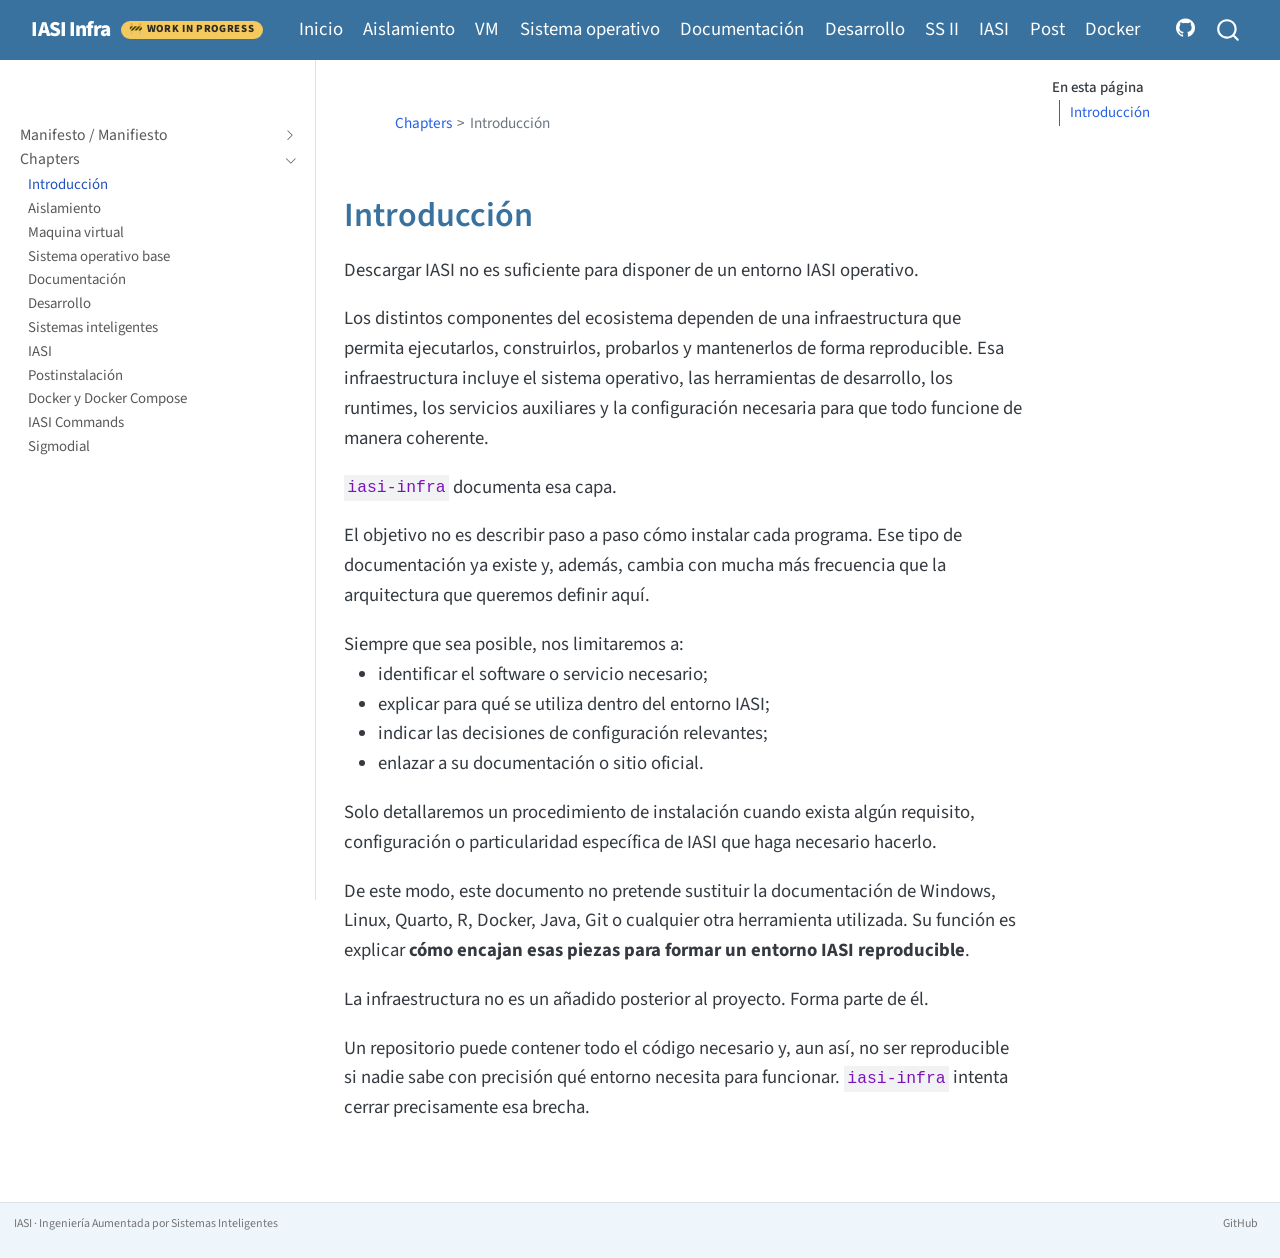
<file: publish/chapters/11-intro.html>
<!DOCTYPE html>
<html xmlns="http://www.w3.org/1999/xhtml" lang="es" xml:lang="es">
<head>
<meta http-equiv="Content-Type" content="text/html; charset=UTF-8">
<meta charset="utf-8">
<meta name="generator" content="quarto-1.10.18">
<meta name="viewport" content="width=device-width, initial-scale=1.0, user-scalable=yes">
<title>intro – IASI Infra</title>
<style>
/* Default styles provided by pandoc.
** See https://pandoc.org/MANUAL.html#variables-for-html for config info.
*/
span.smallcaps{font-variant: small-caps;}
div.columns{display: flex; gap: 1.5em;}
div.column{flex: auto;}
@media screen {
div.columns{gap: min(4vw, 1.5em);}
div.column{overflow-x: auto;}
}
div.hanging-indent{margin-left: 1.5em; text-indent: -1.5em;}
ul.task-list{list-style: none;}
ul.task-list li input[type="checkbox"] {
  width: 0.8em;
  margin: 0 0.8em 0.2em -1em; /* quarto-specific, see https://github.com/quarto-dev/quarto-cli/issues/4556 */ 
  vertical-align: middle;
}
</style>
<script src="../site_libs/quarto-nav/quarto-nav.js"></script><script src="../site_libs/quarto-nav/headroom.min.js"></script><script src="../site_libs/clipboard/clipboard.min.js"></script><script src="../site_libs/quarto-search/autocomplete.umd.js"></script><script src="../site_libs/quarto-search/fuse.min.js"></script><script src="../site_libs/quarto-search/quarto-search.js"></script><meta name="quarto:offset" content="../">
<script src="../site_libs/quarto-html/quarto.js" type="module"></script><script src="../site_libs/quarto-html/tabsets/tabsets.js" type="module"></script><script src="../site_libs/quarto-html/popper.min.js"></script><script src="../site_libs/quarto-html/tippy.umd.min.js"></script><script src="../site_libs/quarto-html/anchor.min.js"></script><link href="../site_libs/quarto-html/tippy.css" rel="stylesheet">
<link href="../site_libs/quarto-html/quarto-syntax-highlighting-64a204ab8560d761af7679ceaba22944.css" rel="stylesheet" id="quarto-text-highlighting-styles">
<script src="../site_libs/bootstrap/bootstrap.min.js"></script><link href="../site_libs/bootstrap/bootstrap-icons.css" rel="stylesheet">
<link href="../site_libs/bootstrap/bootstrap-066f6ffa7eb3b5c3922307862953997a.min.css" rel="stylesheet" append-hash="true" id="quarto-bootstrap" data-mode="light">
<script id="quarto-search-options" type="application/json">{
  "location": "navbar",
  "copy-button": false,
  "collapse-after": 3,
  "panel-placement": "end",
  "type": "overlay",
  "limit": 50,
  "keyboard-shortcut": [
    "f",
    "/",
    "s"
  ],
  "show-item-context": false,
  "language": {
    "search-no-results-text": "No se han encontrado resultados",
    "search-matching-documents-text": "documentos encontrados",
    "search-copy-link-title": "Copiar el enlace en la búsqueda",
    "search-hide-matches-text": "Ocultar resultados adicionales",
    "search-more-match-text": "resultado adicional en este documento",
    "search-more-matches-text": "resultados adicionales en este documento",
    "search-clear-button-title": "Borrar",
    "search-text-placeholder": "",
    "search-detached-cancel-button-title": "Cancelar",
    "search-submit-button-title": "Enviar",
    "search-label": "Buscar"
  }
}</script>
</head>
<body class="nav-sidebar docked nav-fixed quarto-light">

<div id="quarto-search-results"></div>
  <header id="quarto-header" class="headroom fixed-top"><nav class="navbar navbar-expand-lg " data-bs-theme="dark"><div class="navbar-container container-fluid">
      <div class="navbar-brand-container mx-auto">
    <a class="navbar-brand" href="../index.html">
    <span class="navbar-title">IASI Infra</span>
    </a>
  </div>
            <div id="quarto-search" class="" title="Buscar"></div>
          <button class="navbar-toggler" type="button" data-bs-toggle="collapse" data-bs-target="#navbarCollapse" aria-controls="navbarCollapse" role="menu" aria-expanded="false" aria-label="Navegación de palanca" onclick="if (window.quartoToggleHeadroom) { window.quartoToggleHeadroom(); }">
  <span class="navbar-toggler-icon"></span>
</button>
          <div class="collapse navbar-collapse" id="navbarCollapse">
            <ul class="navbar-nav navbar-nav-scroll me-auto">
<li class="nav-item">
    <a class="nav-link" href="../index.html"> 
<span class="menu-text">Inicio</span></a>
  </li>  
  <li class="nav-item">
    <a class="nav-link active" href="../chapters/12-isolation.html" aria-current="page"> 
<span class="menu-text">Aislamiento</span></a>
  </li>  
  <li class="nav-item">
    <a class="nav-link" href="../chapters/13-vm.html"> 
<span class="menu-text">VM</span></a>
  </li>  
  <li class="nav-item">
    <a class="nav-link" href="../chapters/14-so-base.html"> 
<span class="menu-text">Sistema operativo</span></a>
  </li>  
  <li class="nav-item">
    <a class="nav-link" href="../chapters/15-documentation.html"> 
<span class="menu-text">Documentación</span></a>
  </li>  
  <li class="nav-item">
    <a class="nav-link" href="../chapters/16-desarrollo.html"> 
<span class="menu-text">Desarrollo</span></a>
  </li>  
  <li class="nav-item">
    <a class="nav-link" href="../chapters/17-sistemas-inteligentes.html"> 
<span class="menu-text">SS II</span></a>
  </li>  
  <li class="nav-item">
    <a class="nav-link" href="../chapters/18-iasi.html"> 
<span class="menu-text">IASI</span></a>
  </li>  
  <li class="nav-item">
    <a class="nav-link" href="../chapters/19-postinstalacion.html"> 
<span class="menu-text">Post</span></a>
  </li>  
  <li class="nav-item">
    <a class="nav-link" href="../chapters/20-docker.html"> 
<span class="menu-text">Docker</span></a>
  </li>  
</ul>
<ul class="navbar-nav navbar-nav-scroll ms-auto">
<li class="nav-item compact">
    <a class="nav-link" href="https://github.com/iasi-org/iasi-infra"> <i class="bi bi-github" role="img" aria-label="GitHub">
</i> 
<span class="menu-text"></span></a>
  </li>  
</ul>
</div> <!-- /navcollapse -->
            <div class="quarto-navbar-tools">
</div>
      </div> <!-- /container-fluid -->
    </nav><nav class="quarto-secondary-nav"><div class="container-fluid d-flex">
      <button type="button" class="quarto-btn-toggle btn" data-bs-toggle="collapse" role="button" data-bs-target=".quarto-sidebar-collapse-item" aria-controls="quarto-sidebar" aria-expanded="false" aria-label="Alternar barra lateral" onclick="if (window.quartoToggleHeadroom) { window.quartoToggleHeadroom(); }">
        <i class="bi bi-layout-text-sidebar-reverse"></i>
      </button>
        <nav class="quarto-page-breadcrumbs" aria-label="breadcrumb"><ol class="breadcrumb">
<li class="breadcrumb-item"><a href="../chapters/11-intro.html">Chapters</a></li>
<li class="breadcrumb-item"><a href="../chapters/11-intro.html">Introducción</a></li>
</ol></nav><a class="flex-grow-1" role="navigation" data-bs-toggle="collapse" data-bs-target=".quarto-sidebar-collapse-item" aria-controls="quarto-sidebar" aria-expanded="false" aria-label="Alternar barra lateral" onclick="if (window.quartoToggleHeadroom) { window.quartoToggleHeadroom(); }">      
        </a>
      <button type="button" class="btn quarto-search-button" aria-label="Buscar" onclick="window.quartoOpenSearch();">
        <i class="bi bi-search"></i>
      </button>
    </div>
  </nav></header><!-- content --><div id="quarto-content" class="quarto-container page-columns page-rows-contents page-layout-article page-navbar">
<!-- sidebar -->
  <nav id="quarto-sidebar" class="sidebar collapse collapse-horizontal quarto-sidebar-collapse-item sidebar-navigation docked overflow-auto"><div class="mt-2 flex-shrink-0 align-items-center">
        <div class="sidebar-search">
        <div id="quarto-search" class="" title="Buscar"></div>
        </div>
        </div>
    <div class="sidebar-menu-container"> 
    <ul class="list-unstyled mt-1">
<li class="sidebar-item sidebar-item-section">
  <div class="sidebar-item-container"> 
  <a href="../01-manifesto-bilingual.html" class="sidebar-item-text sidebar-link">
 <span class="menu-text">Manifesto / Manifiesto</span></a>
  <a class="sidebar-item-toggle text-start collapsed" data-bs-toggle="collapse" data-bs-target="#iasi-sidebar--01-manifesto-bilingual-html" role="navigation" aria-expanded="false" aria-controls="iasi-sidebar--01-manifesto-bilingual-html" aria-label="Toggle section"><i class="bi bi-chevron-right ms-2"></i></a>
</div>
<ul id="iasi-sidebar--01-manifesto-bilingual-html" class="collapse list-unstyled sidebar-section depth2">
<li><a href="../01-manifesto-bilingual.html#manifesto-manifiesto" id="toc-manifesto-manifiesto" class="nav-link active" data-scroll-target="#manifesto-manifiesto">Manifesto / Manifiesto</a></li>
  </ul>
</li>
        <li class="sidebar-item sidebar-item-section">
      <div class="sidebar-item-container"> 
            <a class="sidebar-item-text sidebar-link text-start" data-bs-toggle="collapse" data-bs-target="#quarto-sidebar-section-1" role="navigation" aria-expanded="true">
 <span class="menu-text">Chapters</span></a>
          <a class="sidebar-item-toggle text-start" data-bs-toggle="collapse" data-bs-target="#quarto-sidebar-section-1" role="navigation" aria-expanded="true" aria-label="Alternar sección">
            <i class="bi bi-chevron-right ms-2"></i>
          </a> 
      </div>
      <ul id="quarto-sidebar-section-1" class="collapse list-unstyled sidebar-section depth1 show">
<li class="sidebar-item">
  <div class="sidebar-item-container"> 
  <a href="../chapters/11-intro.html" class="sidebar-item-text sidebar-link active">
 <span class="menu-text">Introducción</span></a>
  </div>
</li>
          <li class="sidebar-item">
  <div class="sidebar-item-container"> 
  <a href="../chapters/12-isolation.html" class="sidebar-item-text sidebar-link">
 <span class="menu-text">Aislamiento</span></a>
  </div>
</li>
          <li class="sidebar-item">
  <div class="sidebar-item-container"> 
  <a href="../chapters/13-vm.html" class="sidebar-item-text sidebar-link">
 <span class="menu-text">Maquina virtual</span></a>
  </div>
</li>
          <li class="sidebar-item">
  <div class="sidebar-item-container"> 
  <a href="../chapters/14-so-base.html" class="sidebar-item-text sidebar-link">
 <span class="menu-text">Sistema operativo base</span></a>
  </div>
</li>
          <li class="sidebar-item">
  <div class="sidebar-item-container"> 
  <a href="../chapters/15-documentation.html" class="sidebar-item-text sidebar-link">
 <span class="menu-text">Documentación</span></a>
  </div>
</li>
          <li class="sidebar-item">
  <div class="sidebar-item-container"> 
  <a href="../chapters/16-desarrollo.html" class="sidebar-item-text sidebar-link">
 <span class="menu-text">Desarrollo</span></a>
  </div>
</li>
          <li class="sidebar-item">
  <div class="sidebar-item-container"> 
  <a href="../chapters/17-sistemas-inteligentes.html" class="sidebar-item-text sidebar-link">
 <span class="menu-text">Sistemas inteligentes</span></a>
  </div>
</li>
          <li class="sidebar-item">
  <div class="sidebar-item-container"> 
  <a href="../chapters/18-iasi.html" class="sidebar-item-text sidebar-link">
 <span class="menu-text">IASI</span></a>
  </div>
</li>
          <li class="sidebar-item">
  <div class="sidebar-item-container"> 
  <a href="../chapters/19-postinstalacion.html" class="sidebar-item-text sidebar-link">
 <span class="menu-text">Postinstalación</span></a>
  </div>
</li>
          <li class="sidebar-item">
  <div class="sidebar-item-container"> 
  <a href="../chapters/20-docker.html" class="sidebar-item-text sidebar-link">
 <span class="menu-text">Docker y Docker Compose</span></a>
  </div>
</li>
          <li class="sidebar-item">
  <div class="sidebar-item-container"> 
  <a href="../chapters/21-commands.html" class="sidebar-item-text sidebar-link">
 <span class="menu-text">IASI Commands</span></a>
  </div>
</li>
          <li class="sidebar-item">
  <div class="sidebar-item-container"> 
  <a href="../chapters/99-sigmoidal.html" class="sidebar-item-text sidebar-link">
 <span class="menu-text">Sigmodial</span></a>
  </div>
</li>
      </ul>
</li>
    </ul>
</div>
</nav><div id="quarto-sidebar-glass" class="quarto-sidebar-collapse-item" data-bs-toggle="collapse" data-bs-target=".quarto-sidebar-collapse-item"></div>
<!-- margin-sidebar -->
    <div id="quarto-margin-sidebar" class="sidebar margin-sidebar">
        <nav id="TOC" role="doc-toc" class="toc-active"><h2 id="toc-title">En esta página</h2>
   
  <ul>
<li><a href="#introducci%C3%B3n" id="toc-introducción" class="nav-link active" data-scroll-target="#introducción">Introducción</a></li>
  </ul></nav>
</div>
<!-- main -->
<main class="content" id="quarto-document-content"><header id="title-block-header" class="quarto-title-block"><nav class="quarto-page-breadcrumbs quarto-title-breadcrumbs d-none d-lg-block" aria-label="breadcrumb"><ol class="breadcrumb">
<li class="breadcrumb-item"><a href="../chapters/11-intro.html">Chapters</a></li>
<li class="breadcrumb-item"><a href="../chapters/11-intro.html">Introducción</a></li>
</ol></nav></header><section id="introducción" class="level1"><h1>Introducción</h1>
<p>Descargar IASI no es suficiente para disponer de un entorno IASI operativo.</p>
<p>Los distintos componentes del ecosistema dependen de una infraestructura que permita ejecutarlos, construirlos, probarlos y mantenerlos de forma reproducible. Esa infraestructura incluye el sistema operativo, las herramientas de desarrollo, los runtimes, los servicios auxiliares y la configuración necesaria para que todo funcione de manera coherente.</p>
<p><code>iasi-infra</code> documenta esa capa.</p>
<p>El objetivo no es describir paso a paso cómo instalar cada programa. Ese tipo de documentación ya existe y, además, cambia con mucha más frecuencia que la arquitectura que queremos definir aquí.</p>
<p>Siempre que sea posible, nos limitaremos a:</p>
<ul>
<li>identificar el software o servicio necesario;</li>
<li>explicar para qué se utiliza dentro del entorno IASI;</li>
<li>indicar las decisiones de configuración relevantes;</li>
<li>enlazar a su documentación o sitio oficial.</li>
</ul>
<p>Solo detallaremos un procedimiento de instalación cuando exista algún requisito, configuración o particularidad específica de IASI que haga necesario hacerlo.</p>
<p>De este modo, este documento no pretende sustituir la documentación de Windows, Linux, Quarto, R, Docker, Java, Git o cualquier otra herramienta utilizada. Su función es explicar <strong>cómo encajan esas piezas para formar un entorno IASI reproducible</strong>.</p>
<p>La infraestructura no es un añadido posterior al proyecto. Forma parte de él.</p>
<p>Un repositorio puede contener todo el código necesario y, aun así, no ser reproducible si nadie sabe con precisión qué entorno necesita para funcionar. <code>iasi-infra</code> intenta cerrar precisamente esa brecha.</p>


</section></main><!-- /main --><script id="quarto-html-after-body" type="application/javascript">
  window.document.addEventListener("DOMContentLoaded", function (event) {
    const icon = "";
    const anchorJS = new window.AnchorJS();
    anchorJS.options = {
      placement: 'right',
      icon: icon
    };
    anchorJS.add('.anchored');
    const isCodeAnnotation = (el) => {
      for (const clz of el.classList) {
        if (clz.startsWith('code-annotation-')) {                     
          return true;
        }
      }
      return false;
    }
    const onCopySuccess = function(e) {
      // button target
      const button = e.trigger;
      // don't keep focus
      button.blur();
      // flash "checked"
      button.classList.add('code-copy-button-checked');
      var currentTitle = button.getAttribute("title");
      button.setAttribute("title", "Copiado");
      let tooltip;
      if (window.bootstrap) {
        button.setAttribute("data-bs-toggle", "tooltip");
        button.setAttribute("data-bs-placement", "left");
        button.setAttribute("data-bs-title", "Copiado");
        tooltip = new bootstrap.Tooltip(button, 
          { trigger: "manual", 
            customClass: "code-copy-button-tooltip",
            offset: [0, -8]});
        tooltip.show();    
      }
      setTimeout(function() {
        if (tooltip) {
          tooltip.hide();
          button.removeAttribute("data-bs-title");
          button.removeAttribute("data-bs-toggle");
          button.removeAttribute("data-bs-placement");
        }
        button.setAttribute("title", currentTitle);
        button.classList.remove('code-copy-button-checked');
      }, 1000);
      // clear code selection
      e.clearSelection();
    }
    const getTextToCopy = function(trigger) {
      const outerScaffold = trigger.parentElement.cloneNode(true);
      const codeEl = outerScaffold.querySelector('code');
      for (const childEl of codeEl.children) {
        if (isCodeAnnotation(childEl)) {
          childEl.remove();
        }
      }
      return codeEl.innerText;
    }
    const clipboard = new window.ClipboardJS('.code-copy-button:not([data-in-quarto-modal])', {
      text: getTextToCopy
    });
    clipboard.on('success', onCopySuccess);
    if (window.document.getElementById('quarto-embedded-source-code-modal')) {
      const clipboardModal = new window.ClipboardJS('.code-copy-button[data-in-quarto-modal]', {
        text: getTextToCopy,
        container: window.document.getElementById('quarto-embedded-source-code-modal')
      });
      clipboardModal.on('success', onCopySuccess);
    }
      var localhostRegex = new RegExp(/^(?:http|https):\/\/localhost\:?[0-9]*\//);
      var mailtoRegex = new RegExp(/^mailto:/);
        var filterRegex = new RegExp('/' + window.location.host + '/');
      var isInternal = (href) => {
          return filterRegex.test(href) || localhostRegex.test(href) || mailtoRegex.test(href);
      }
      // Inspect non-navigation links and adorn them if external
     var links = window.document.querySelectorAll('a[href]:not(.nav-link):not(.navbar-brand):not(.toc-action):not(.sidebar-link):not(.sidebar-item-toggle):not(.pagination-link):not(.no-external):not([aria-hidden]):not(.dropdown-item):not(.quarto-navigation-tool):not(.about-link)');
      for (var i=0; i<links.length; i++) {
        const link = links[i];
        if (!isInternal(link.href)) {
          // undo the damage that might have been done by quarto-nav.js in the case of
          // links that we want to consider external
          if (link.dataset.originalHref !== undefined) {
            link.href = link.dataset.originalHref;
          }
        }
      }
    function tippyHover(el, contentFn, onTriggerFn, onUntriggerFn) {
      const config = {
        allowHTML: true,
        maxWidth: 500,
        delay: 100,
        arrow: false,
        appendTo: function(el) {
            return el.parentElement;
        },
        interactive: true,
        interactiveBorder: 10,
        theme: 'quarto',
        placement: 'bottom-start',
      };
      if (contentFn) {
        config.content = contentFn;
      }
      if (onTriggerFn) {
        config.onTrigger = onTriggerFn;
      }
      if (onUntriggerFn) {
        config.onUntrigger = onUntriggerFn;
      }
      window.tippy(el, config); 
    }
    const noterefs = window.document.querySelectorAll('a[role="doc-noteref"]');
    for (var i=0; i<noterefs.length; i++) {
      const ref = noterefs[i];
      tippyHover(ref, function() {
        // use id or data attribute instead here
        let href = ref.getAttribute('data-footnote-href') || ref.getAttribute('href');
        try { href = new URL(href).hash; } catch {}
        const id = href.replace(/^#\/?/, "");
        const note = window.document.getElementById(id);
        if (note) {
          return note.innerHTML;
        } else {
          return "";
        }
      });
    }
    const xrefs = window.document.querySelectorAll('a.quarto-xref');
    const processXRef = (id, note) => {
      // Strip column container classes
      const stripColumnClz = (el) => {
        el.classList.remove("page-full", "page-columns");
        if (el.children) {
          for (const child of el.children) {
            stripColumnClz(child);
          }
        }
      }
      stripColumnClz(note)
      if (id === null || id.startsWith('sec-')) {
        // Special case sections, only their first couple elements
        const container = document.createElement("div");
        if (note.children && note.children.length > 2) {
          container.appendChild(note.children[0].cloneNode(true));
          for (let i = 1; i < note.children.length; i++) {
            const child = note.children[i];
            if (child.tagName === "P" && child.innerText === "") {
              continue;
            } else {
              container.appendChild(child.cloneNode(true));
              break;
            }
          }
          if (window.Quarto?.typesetMath) {
            window.Quarto.typesetMath(container);
          }
          return container.innerHTML
        } else {
          if (window.Quarto?.typesetMath) {
            window.Quarto.typesetMath(note);
          }
          return note.innerHTML;
        }
      } else {
        // Remove any anchor links if they are present
        const anchorLink = note.querySelector('a.anchorjs-link');
        if (anchorLink) {
          anchorLink.remove();
        }
        if (window.Quarto?.typesetMath) {
          window.Quarto.typesetMath(note);
        }
        if (note.classList.contains("callout")) {
          return note.outerHTML;
        } else {
          return note.innerHTML;
        }
      }
    }
    for (var i=0; i<xrefs.length; i++) {
      const xref = xrefs[i];
      tippyHover(xref, undefined, function(instance) {
        instance.disable();
        let url = xref.getAttribute('href');
        let hash = undefined; 
        if (url.startsWith('#')) {
          hash = url;
        } else {
          try { hash = new URL(url).hash; } catch {}
        }
        if (hash) {
          const id = hash.replace(/^#\/?/, "");
          const note = window.document.getElementById(id);
          if (note !== null) {
            try {
              const html = processXRef(id, note.cloneNode(true));
              instance.setContent(html);
            } finally {
              instance.enable();
              instance.show();
            }
          } else {
            // See if we can fetch this
            fetch(url.split('#')[0])
            .then(res => res.text())
            .then(html => {
              const parser = new DOMParser();
              const htmlDoc = parser.parseFromString(html, "text/html");
              const note = htmlDoc.getElementById(id);
              if (note !== null) {
                const html = processXRef(id, note);
                instance.setContent(html);
              } 
            }).finally(() => {
              instance.enable();
              instance.show();
            });
          }
        } else {
          // See if we can fetch a full url (with no hash to target)
          // This is a special case and we should probably do some content thinning / targeting
          fetch(url)
          .then(res => res.text())
          .then(html => {
            const parser = new DOMParser();
            const htmlDoc = parser.parseFromString(html, "text/html");
            const note = htmlDoc.querySelector('main.content');
            if (note !== null) {
              // This should only happen for chapter cross references
              // (since there is no id in the URL)
              // remove the first header
              if (note.children.length > 0 && note.children[0].tagName === "HEADER") {
                note.children[0].remove();
              }
              const html = processXRef(null, note);
              instance.setContent(html);
            } 
          }).finally(() => {
            instance.enable();
            instance.show();
          });
        }
      }, function(instance) {
      });
    }
        let selectedAnnoteEl;
        const selectorForAnnotation = ( cell, annotation) => {
          let cellAttr = 'data-code-cell="' + cell + '"';
          let lineAttr = 'data-code-annotation="' +  annotation + '"';
          const selector = 'span[' + cellAttr + '][' + lineAttr + ']';
          return selector;
        }
        const selectCodeLines = (annoteEl) => {
          const doc = window.document;
          const targetCell = annoteEl.getAttribute("data-target-cell");
          const targetAnnotation = annoteEl.getAttribute("data-target-annotation");
          const annoteSpan = window.document.querySelector(selectorForAnnotation(targetCell, targetAnnotation));
          const lines = annoteSpan.getAttribute("data-code-lines").split(",");
          const lineIds = lines.map((line) => {
            return targetCell + "-" + line;
          })
          let top = null;
          let height = null;
          let parent = null;
          if (lineIds.length > 0) {
              //compute the position of the single el (top and bottom and make a div)
              const el = window.document.getElementById(lineIds[0]);
              top = el.offsetTop;
              height = el.offsetHeight;
              parent = el.parentElement.parentElement;
            if (lineIds.length > 1) {
              const lastEl = window.document.getElementById(lineIds[lineIds.length - 1]);
              const bottom = lastEl.offsetTop + lastEl.offsetHeight;
              height = bottom - top;
            }
            if (top !== null && height !== null && parent !== null) {
              // cook up a div (if necessary) and position it 
              let div = window.document.getElementById("code-annotation-line-highlight");
              if (div === null) {
                div = window.document.createElement("div");
                div.setAttribute("id", "code-annotation-line-highlight");
                div.style.position = 'absolute';
                parent.appendChild(div);
              }
              div.style.top = top - 2 + "px";
              div.style.height = height + 4 + "px";
              div.style.left = 0;
              let gutterDiv = window.document.getElementById("code-annotation-line-highlight-gutter");
              if (gutterDiv === null) {
                gutterDiv = window.document.createElement("div");
                gutterDiv.setAttribute("id", "code-annotation-line-highlight-gutter");
                gutterDiv.style.position = 'absolute';
                const codeCell = window.document.getElementById(targetCell);
                const gutter = codeCell.querySelector('.code-annotation-gutter');
                gutter.appendChild(gutterDiv);
              }
              gutterDiv.style.top = top - 2 + "px";
              gutterDiv.style.height = height + 4 + "px";
            }
            selectedAnnoteEl = annoteEl;
          }
        };
        const unselectCodeLines = () => {
          const elementsIds = ["code-annotation-line-highlight", "code-annotation-line-highlight-gutter"];
          elementsIds.forEach((elId) => {
            const div = window.document.getElementById(elId);
            if (div) {
              div.remove();
            }
          });
          selectedAnnoteEl = undefined;
        };
          // Handle positioning of the toggle
      window.addEventListener(
        "resize",
        throttle(() => {
          elRect = undefined;
          if (selectedAnnoteEl) {
            selectCodeLines(selectedAnnoteEl);
          }
        }, 10)
      );
      function throttle(fn, ms) {
      let throttle = false;
      let timer;
        return (...args) => {
          if(!throttle) { // first call gets through
              fn.apply(this, args);
              throttle = true;
          } else { // all the others get throttled
              if(timer) clearTimeout(timer); // cancel #2
              timer = setTimeout(() => {
                fn.apply(this, args);
                timer = throttle = false;
              }, ms);
          }
        };
      }
        // Attach click handler to the DT
        const annoteDls = window.document.querySelectorAll('dt[data-target-cell]');
        for (const annoteDlNode of annoteDls) {
          annoteDlNode.addEventListener('click', (event) => {
            const clickedEl = event.target;
            if (clickedEl !== selectedAnnoteEl) {
              unselectCodeLines();
              const activeEl = window.document.querySelector('dt[data-target-cell].code-annotation-active');
              if (activeEl) {
                activeEl.classList.remove('code-annotation-active');
              }
              selectCodeLines(clickedEl);
              clickedEl.classList.add('code-annotation-active');
            } else {
              // Unselect the line
              unselectCodeLines();
              clickedEl.classList.remove('code-annotation-active');
            }
          });
        }
    const findCites = (el) => {
      const parentEl = el.parentElement;
      if (parentEl) {
        const cites = parentEl.dataset.cites;
        if (cites) {
          return {
            el,
            cites: cites.split(' ')
          };
        } else {
          return findCites(el.parentElement)
        }
      } else {
        return undefined;
      }
    };
    var bibliorefs = window.document.querySelectorAll('a[role="doc-biblioref"]');
    for (var i=0; i<bibliorefs.length; i++) {
      const ref = bibliorefs[i];
      const citeInfo = findCites(ref);
      if (citeInfo) {
        tippyHover(citeInfo.el, function() {
          var popup = window.document.createElement('div');
          citeInfo.cites.forEach(function(cite) {
            var citeDiv = window.document.createElement('div');
            citeDiv.classList.add('hanging-indent');
            citeDiv.classList.add('csl-entry');
            var biblioDiv = window.document.getElementById('ref-' + cite);
            if (biblioDiv) {
              citeDiv.innerHTML = biblioDiv.innerHTML;
            }
            popup.appendChild(citeDiv);
          });
          return popup.innerHTML;
        });
      }
    }
  });
  </script>
</div> <!-- /content -->
<footer class="footer"><div class="nav-footer">
    <div class="nav-footer-left">
<p>IASI · Ingeniería Aumentada por Sistemas Inteligentes</p>
</div>   
    <div class="nav-footer-center">
       
    </div>
    <div class="nav-footer-right">
      <ul class="footer-items list-unstyled">
<li class="nav-item">
    <a class="nav-link" href="https://github.com/iasi-org">
<p>GitHub</p>
</a>
  </li>  
</ul>
</div>
  </div>
</footer>
</body>
</html>
</file>
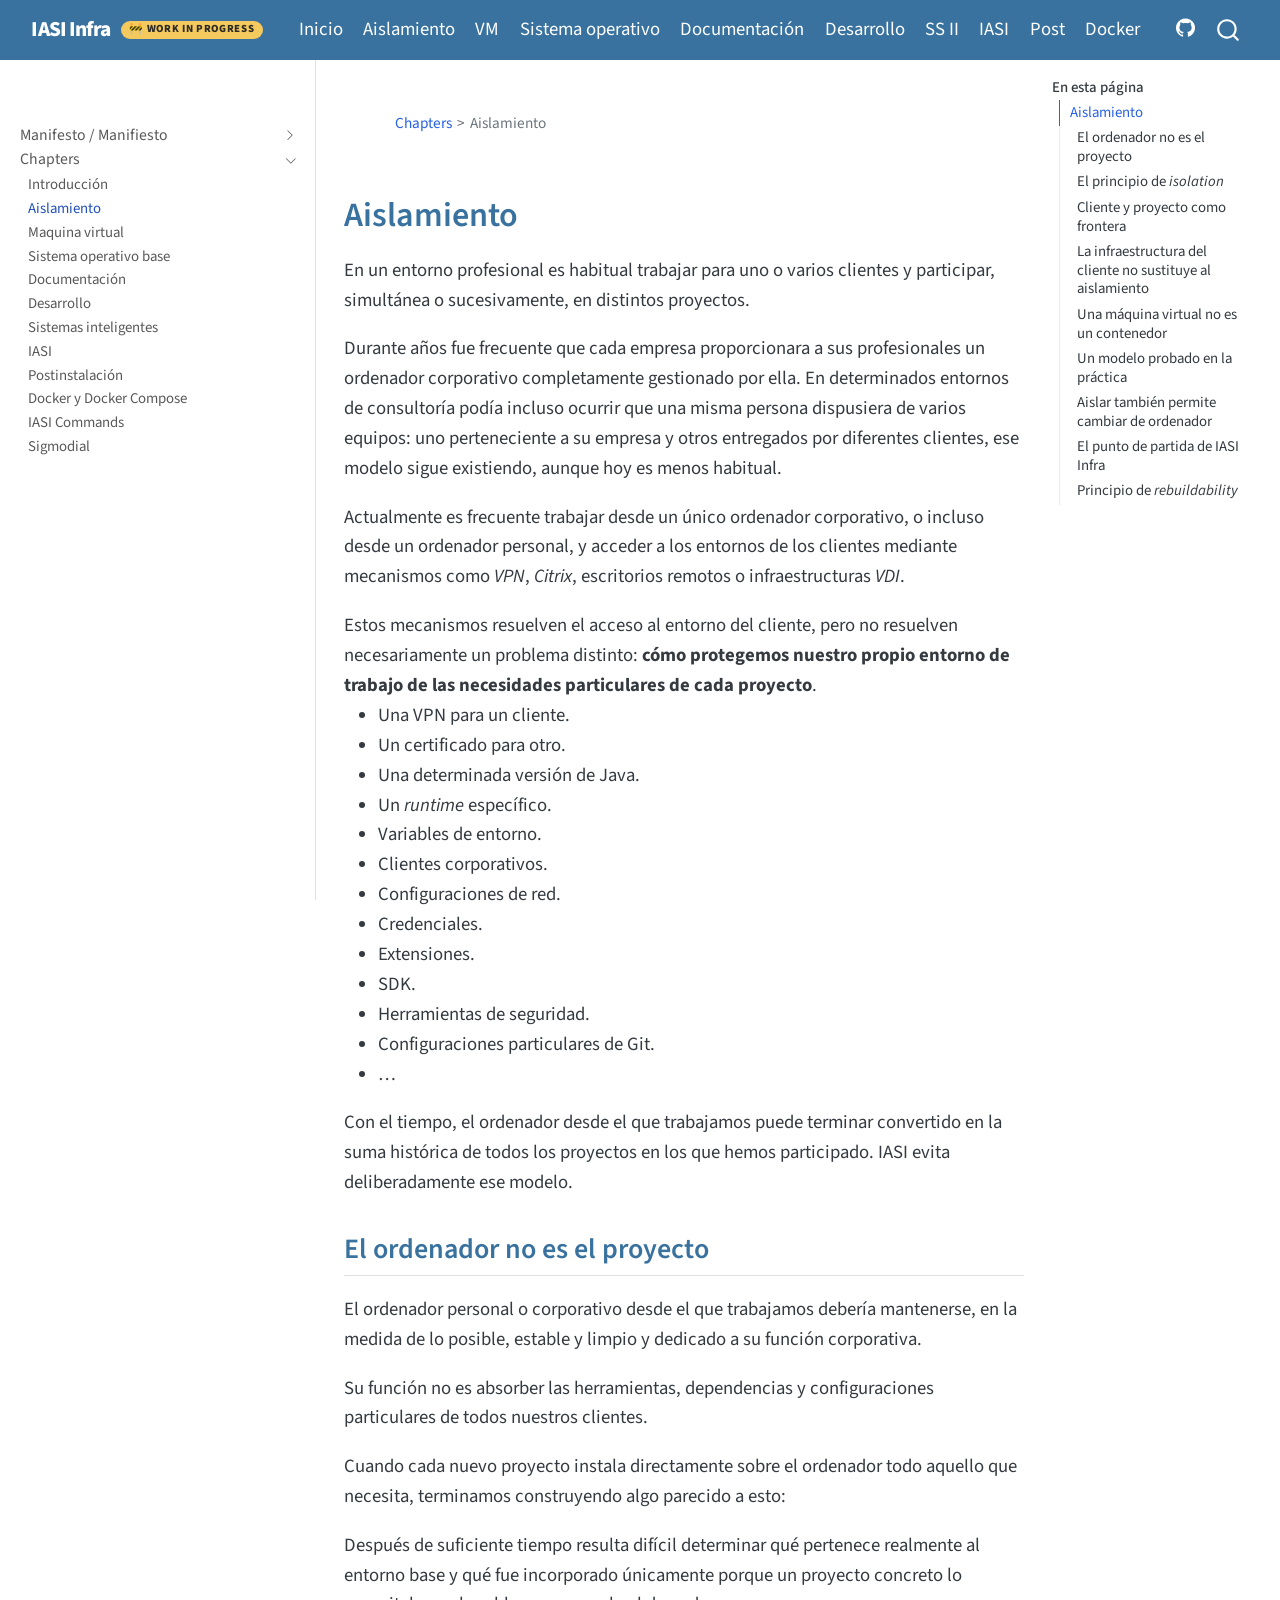
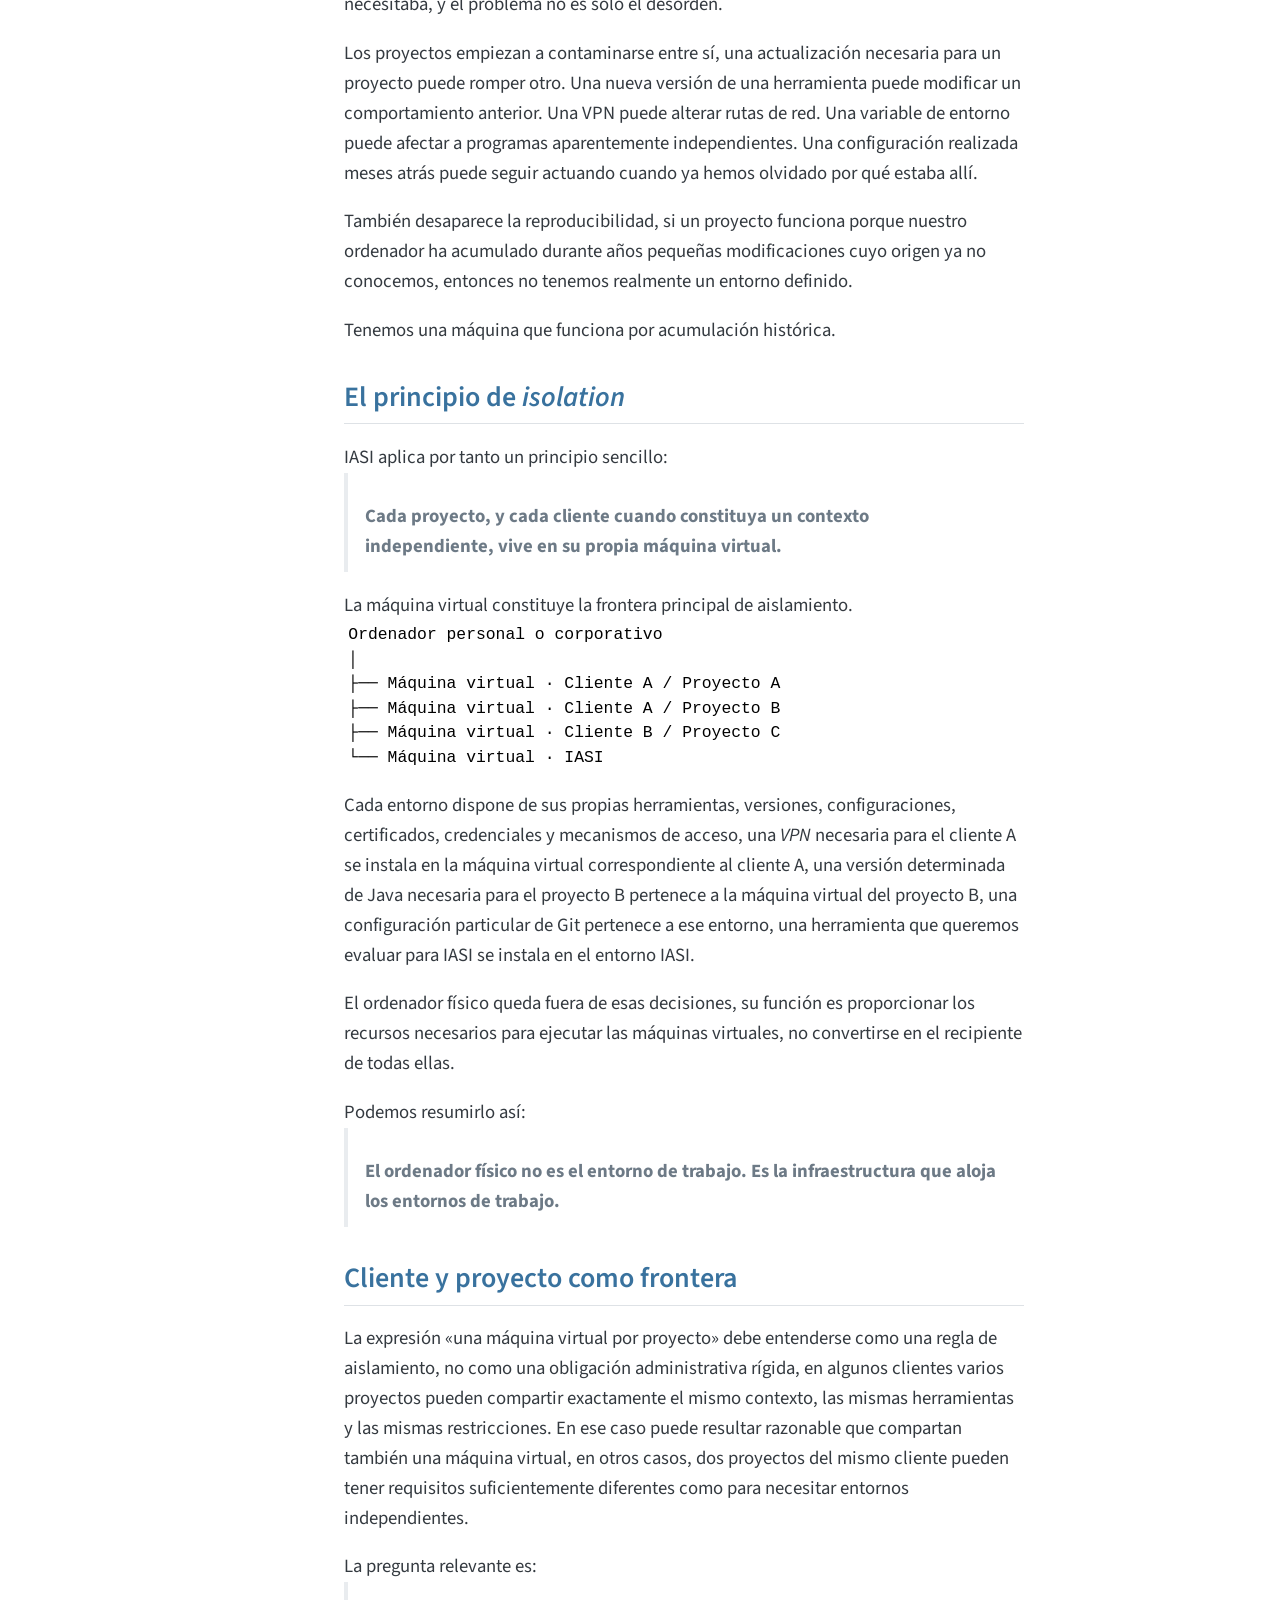
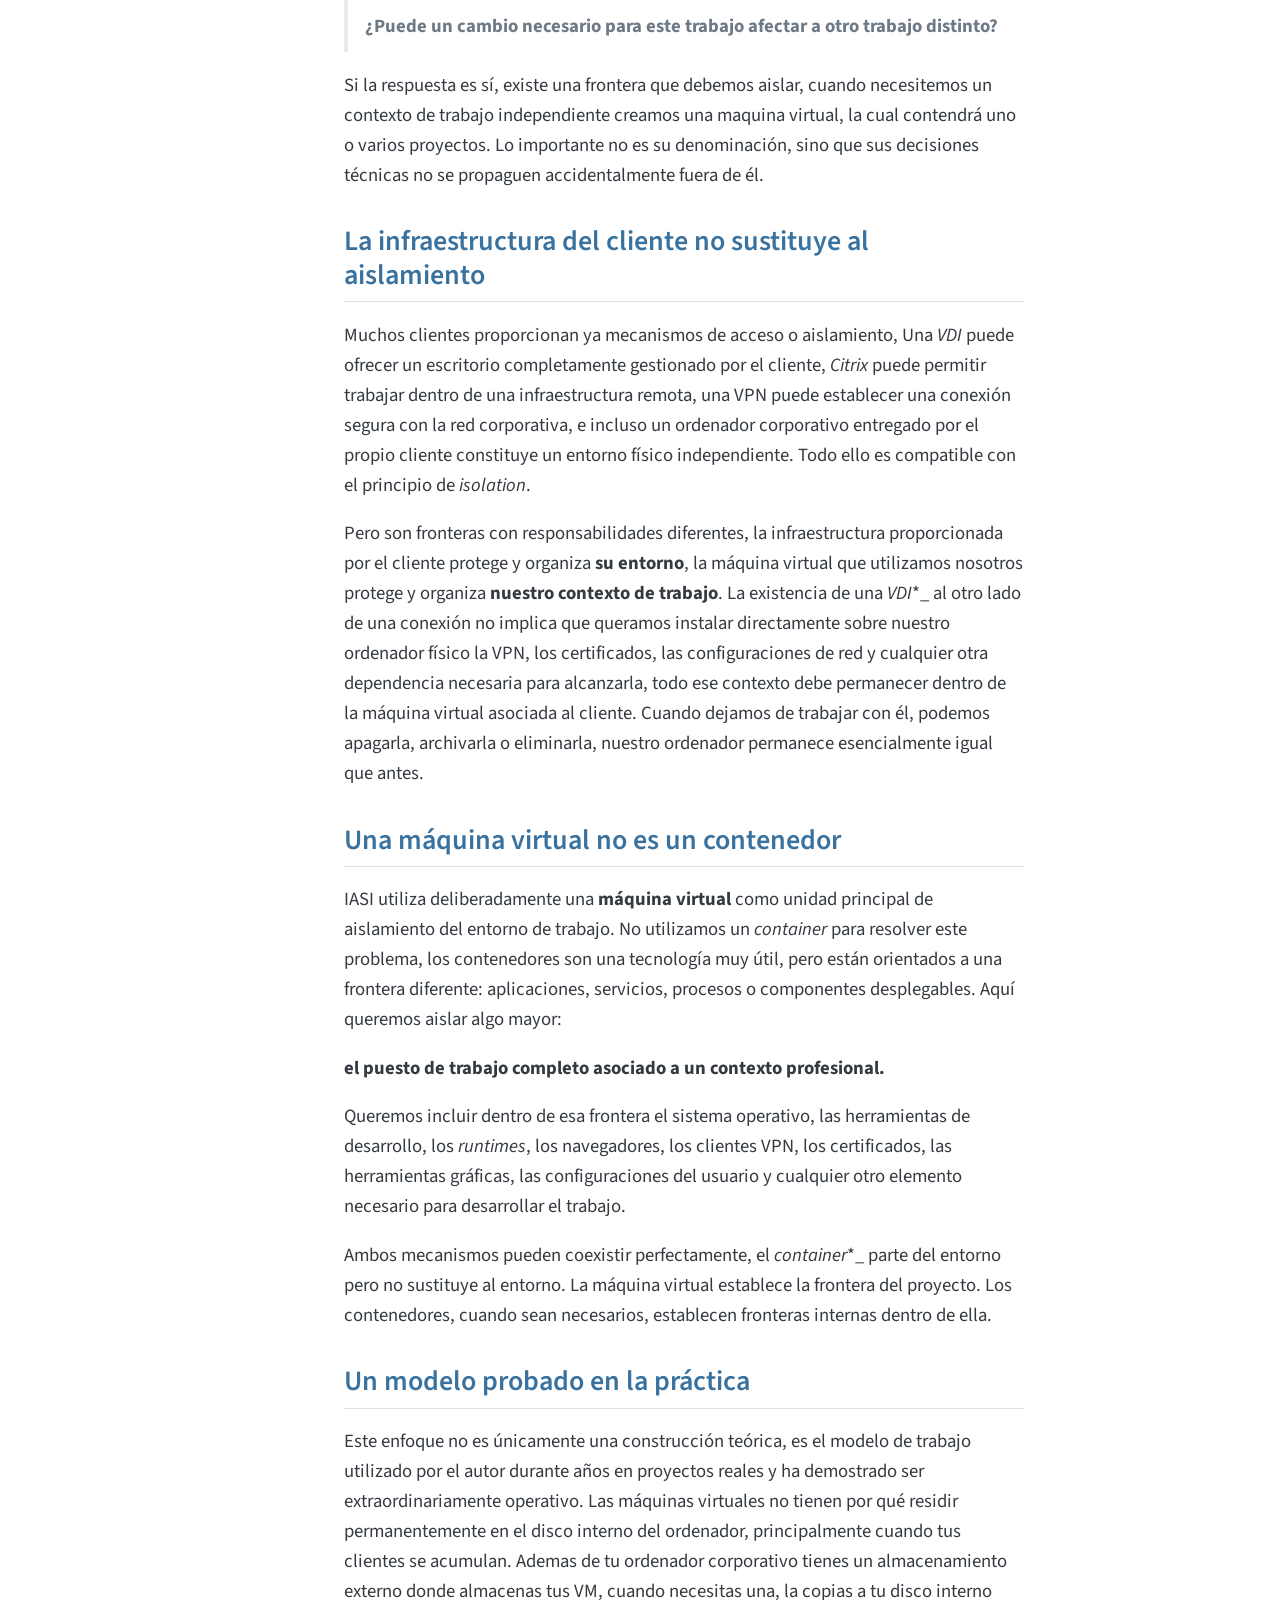
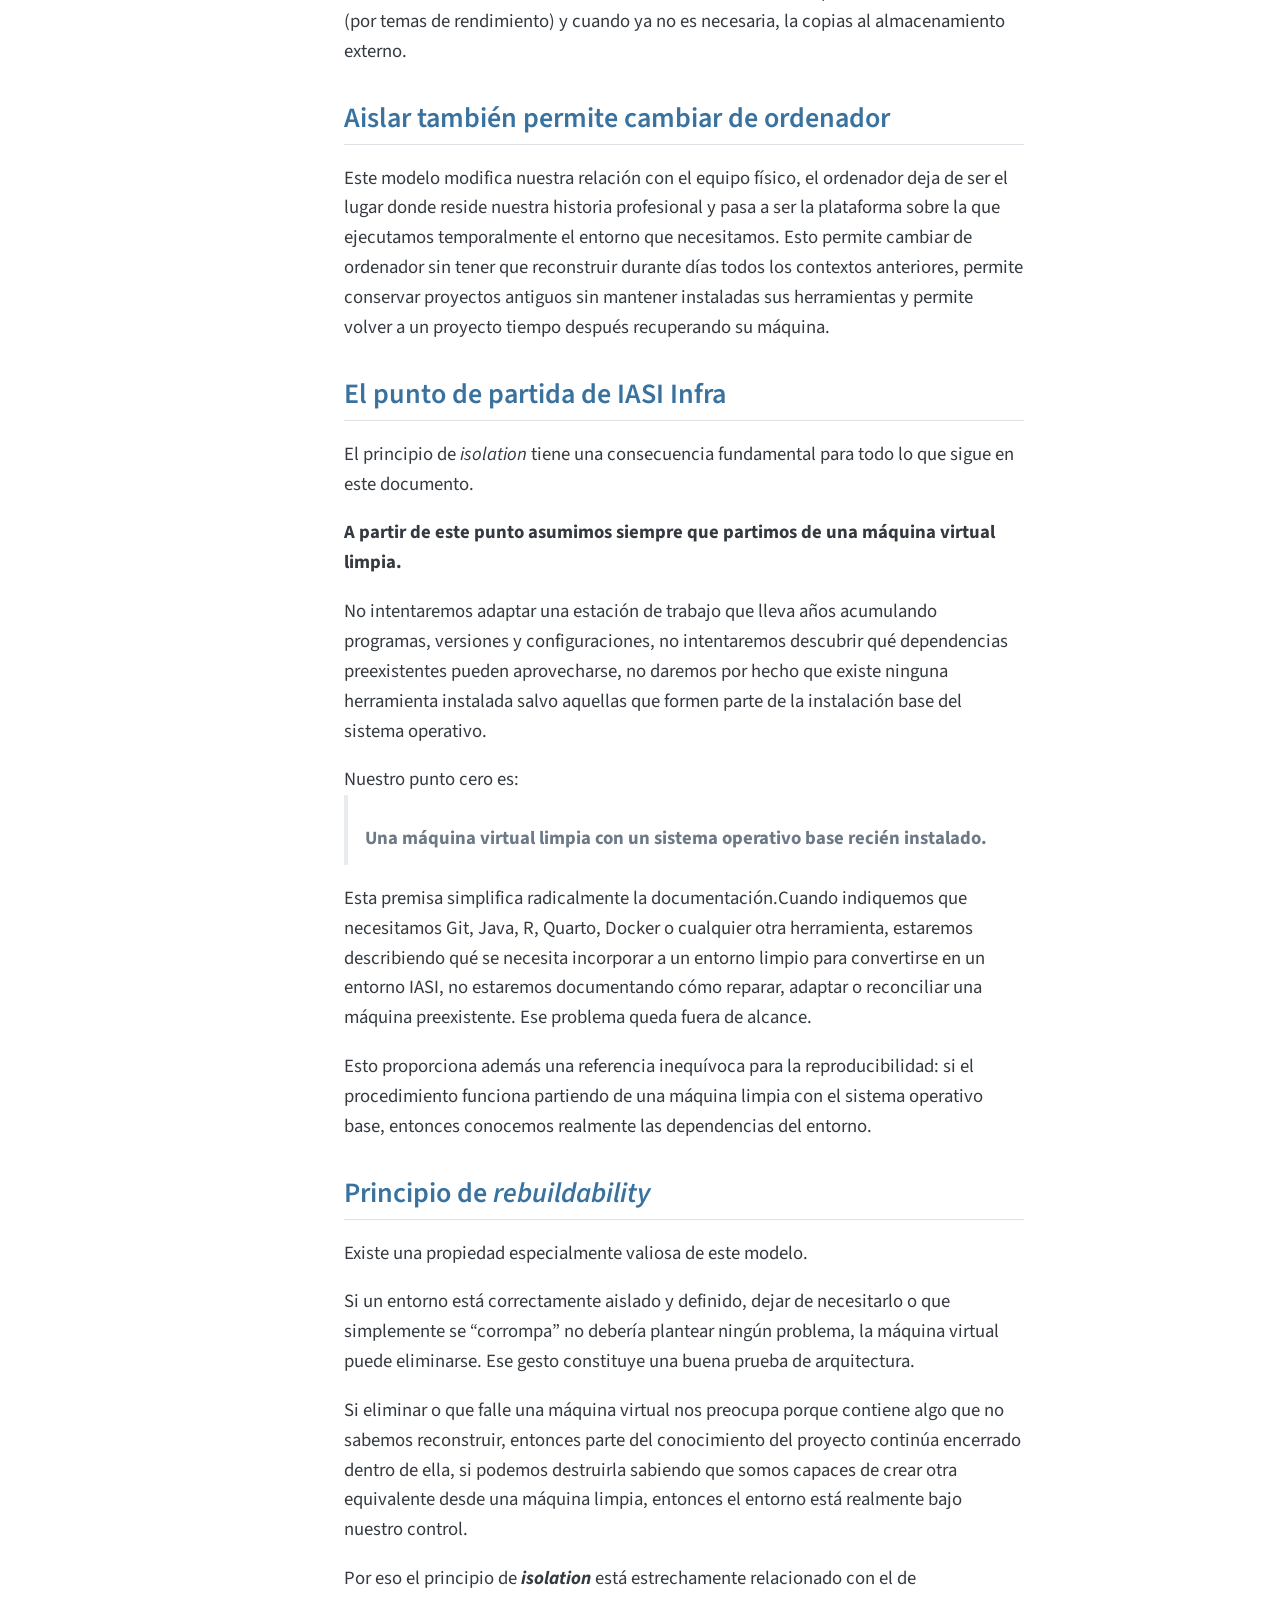
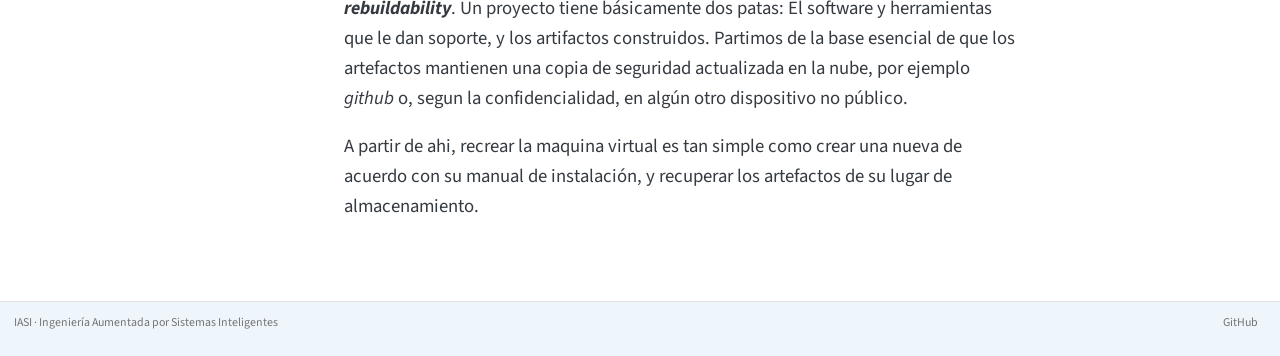
<file: publish/chapters/12-isolation.html>
<!DOCTYPE html>
<html xmlns="http://www.w3.org/1999/xhtml" lang="es" xml:lang="es">
<head>
<meta http-equiv="Content-Type" content="text/html; charset=UTF-8">
<meta charset="utf-8">
<meta name="generator" content="quarto-1.10.18">
<meta name="viewport" content="width=device-width, initial-scale=1.0, user-scalable=yes">
<title>isolation – IASI Infra</title>
<style>
/* Default styles provided by pandoc.
** See https://pandoc.org/MANUAL.html#variables-for-html for config info.
*/
span.smallcaps{font-variant: small-caps;}
div.columns{display: flex; gap: 1.5em;}
div.column{flex: auto;}
@media screen {
div.columns{gap: min(4vw, 1.5em);}
div.column{overflow-x: auto;}
}
div.hanging-indent{margin-left: 1.5em; text-indent: -1.5em;}
ul.task-list{list-style: none;}
ul.task-list li input[type="checkbox"] {
  width: 0.8em;
  margin: 0 0.8em 0.2em -1em; /* quarto-specific, see https://github.com/quarto-dev/quarto-cli/issues/4556 */ 
  vertical-align: middle;
}
</style>
<script src="../site_libs/quarto-nav/quarto-nav.js"></script><script src="../site_libs/quarto-nav/headroom.min.js"></script><script src="../site_libs/clipboard/clipboard.min.js"></script><script src="../site_libs/quarto-search/autocomplete.umd.js"></script><script src="../site_libs/quarto-search/fuse.min.js"></script><script src="../site_libs/quarto-search/quarto-search.js"></script><meta name="quarto:offset" content="../">
<script src="../site_libs/quarto-html/quarto.js" type="module"></script><script src="../site_libs/quarto-html/tabsets/tabsets.js" type="module"></script><script src="../site_libs/quarto-html/popper.min.js"></script><script src="../site_libs/quarto-html/tippy.umd.min.js"></script><script src="../site_libs/quarto-html/anchor.min.js"></script><link href="../site_libs/quarto-html/tippy.css" rel="stylesheet">
<link href="../site_libs/quarto-html/quarto-syntax-highlighting-64a204ab8560d761af7679ceaba22944.css" rel="stylesheet" id="quarto-text-highlighting-styles">
<script src="../site_libs/bootstrap/bootstrap.min.js"></script><link href="../site_libs/bootstrap/bootstrap-icons.css" rel="stylesheet">
<link href="../site_libs/bootstrap/bootstrap-066f6ffa7eb3b5c3922307862953997a.min.css" rel="stylesheet" append-hash="true" id="quarto-bootstrap" data-mode="light">
<script id="quarto-search-options" type="application/json">{
  "location": "navbar",
  "copy-button": false,
  "collapse-after": 3,
  "panel-placement": "end",
  "type": "overlay",
  "limit": 50,
  "keyboard-shortcut": [
    "f",
    "/",
    "s"
  ],
  "show-item-context": false,
  "language": {
    "search-no-results-text": "No se han encontrado resultados",
    "search-matching-documents-text": "documentos encontrados",
    "search-copy-link-title": "Copiar el enlace en la búsqueda",
    "search-hide-matches-text": "Ocultar resultados adicionales",
    "search-more-match-text": "resultado adicional en este documento",
    "search-more-matches-text": "resultados adicionales en este documento",
    "search-clear-button-title": "Borrar",
    "search-text-placeholder": "",
    "search-detached-cancel-button-title": "Cancelar",
    "search-submit-button-title": "Enviar",
    "search-label": "Buscar"
  }
}</script>
</head>
<body class="nav-sidebar docked nav-fixed quarto-light">

<div id="quarto-search-results"></div>
  <header id="quarto-header" class="headroom fixed-top"><nav class="navbar navbar-expand-lg " data-bs-theme="dark"><div class="navbar-container container-fluid">
      <div class="navbar-brand-container mx-auto">
    <a class="navbar-brand" href="../index.html">
    <span class="navbar-title">IASI Infra</span>
    </a>
  </div>
            <div id="quarto-search" class="" title="Buscar"></div>
          <button class="navbar-toggler" type="button" data-bs-toggle="collapse" data-bs-target="#navbarCollapse" aria-controls="navbarCollapse" role="menu" aria-expanded="false" aria-label="Navegación de palanca" onclick="if (window.quartoToggleHeadroom) { window.quartoToggleHeadroom(); }">
  <span class="navbar-toggler-icon"></span>
</button>
          <div class="collapse navbar-collapse" id="navbarCollapse">
            <ul class="navbar-nav navbar-nav-scroll me-auto">
<li class="nav-item">
    <a class="nav-link" href="../index.html"> 
<span class="menu-text">Inicio</span></a>
  </li>  
  <li class="nav-item">
    <a class="nav-link active" href="../chapters/12-isolation.html" aria-current="page"> 
<span class="menu-text">Aislamiento</span></a>
  </li>  
  <li class="nav-item">
    <a class="nav-link" href="../chapters/13-vm.html"> 
<span class="menu-text">VM</span></a>
  </li>  
  <li class="nav-item">
    <a class="nav-link" href="../chapters/14-so-base.html"> 
<span class="menu-text">Sistema operativo</span></a>
  </li>  
  <li class="nav-item">
    <a class="nav-link" href="../chapters/15-documentation.html"> 
<span class="menu-text">Documentación</span></a>
  </li>  
  <li class="nav-item">
    <a class="nav-link" href="../chapters/16-desarrollo.html"> 
<span class="menu-text">Desarrollo</span></a>
  </li>  
  <li class="nav-item">
    <a class="nav-link" href="../chapters/17-sistemas-inteligentes.html"> 
<span class="menu-text">SS II</span></a>
  </li>  
  <li class="nav-item">
    <a class="nav-link" href="../chapters/18-iasi.html"> 
<span class="menu-text">IASI</span></a>
  </li>  
  <li class="nav-item">
    <a class="nav-link" href="../chapters/19-postinstalacion.html"> 
<span class="menu-text">Post</span></a>
  </li>  
  <li class="nav-item">
    <a class="nav-link" href="../chapters/20-docker.html"> 
<span class="menu-text">Docker</span></a>
  </li>  
</ul>
<ul class="navbar-nav navbar-nav-scroll ms-auto">
<li class="nav-item compact">
    <a class="nav-link" href="https://github.com/iasi-org/iasi-infra"> <i class="bi bi-github" role="img" aria-label="GitHub">
</i> 
<span class="menu-text"></span></a>
  </li>  
</ul>
</div> <!-- /navcollapse -->
            <div class="quarto-navbar-tools">
</div>
      </div> <!-- /container-fluid -->
    </nav><nav class="quarto-secondary-nav"><div class="container-fluid d-flex">
      <button type="button" class="quarto-btn-toggle btn" data-bs-toggle="collapse" role="button" data-bs-target=".quarto-sidebar-collapse-item" aria-controls="quarto-sidebar" aria-expanded="false" aria-label="Alternar barra lateral" onclick="if (window.quartoToggleHeadroom) { window.quartoToggleHeadroom(); }">
        <i class="bi bi-layout-text-sidebar-reverse"></i>
      </button>
        <nav class="quarto-page-breadcrumbs" aria-label="breadcrumb"><ol class="breadcrumb">
<li class="breadcrumb-item"><a href="../chapters/11-intro.html">Chapters</a></li>
<li class="breadcrumb-item"><a href="../chapters/12-isolation.html">Aislamiento</a></li>
</ol></nav><a class="flex-grow-1" role="navigation" data-bs-toggle="collapse" data-bs-target=".quarto-sidebar-collapse-item" aria-controls="quarto-sidebar" aria-expanded="false" aria-label="Alternar barra lateral" onclick="if (window.quartoToggleHeadroom) { window.quartoToggleHeadroom(); }">      
        </a>
      <button type="button" class="btn quarto-search-button" aria-label="Buscar" onclick="window.quartoOpenSearch();">
        <i class="bi bi-search"></i>
      </button>
    </div>
  </nav></header><!-- content --><div id="quarto-content" class="quarto-container page-columns page-rows-contents page-layout-article page-navbar">
<!-- sidebar -->
  <nav id="quarto-sidebar" class="sidebar collapse collapse-horizontal quarto-sidebar-collapse-item sidebar-navigation docked overflow-auto"><div class="mt-2 flex-shrink-0 align-items-center">
        <div class="sidebar-search">
        <div id="quarto-search" class="" title="Buscar"></div>
        </div>
        </div>
    <div class="sidebar-menu-container"> 
    <ul class="list-unstyled mt-1">
<li class="sidebar-item sidebar-item-section">
  <div class="sidebar-item-container"> 
  <a href="../01-manifesto-bilingual.html" class="sidebar-item-text sidebar-link">
 <span class="menu-text">Manifesto / Manifiesto</span></a>
  <a class="sidebar-item-toggle text-start collapsed" data-bs-toggle="collapse" data-bs-target="#iasi-sidebar--01-manifesto-bilingual-html" role="navigation" aria-expanded="false" aria-controls="iasi-sidebar--01-manifesto-bilingual-html" aria-label="Toggle section"><i class="bi bi-chevron-right ms-2"></i></a>
</div>
<ul id="iasi-sidebar--01-manifesto-bilingual-html" class="collapse list-unstyled sidebar-section depth2">
<li><a href="../01-manifesto-bilingual.html#manifesto-manifiesto" id="toc-manifesto-manifiesto" class="nav-link active" data-scroll-target="#manifesto-manifiesto">Manifesto / Manifiesto</a></li>
  </ul>
</li>
        <li class="sidebar-item sidebar-item-section">
      <div class="sidebar-item-container"> 
            <a class="sidebar-item-text sidebar-link text-start" data-bs-toggle="collapse" data-bs-target="#quarto-sidebar-section-1" role="navigation" aria-expanded="true">
 <span class="menu-text">Chapters</span></a>
          <a class="sidebar-item-toggle text-start" data-bs-toggle="collapse" data-bs-target="#quarto-sidebar-section-1" role="navigation" aria-expanded="true" aria-label="Alternar sección">
            <i class="bi bi-chevron-right ms-2"></i>
          </a> 
      </div>
      <ul id="quarto-sidebar-section-1" class="collapse list-unstyled sidebar-section depth1 show">
<li class="sidebar-item">
  <div class="sidebar-item-container"> 
  <a href="../chapters/11-intro.html" class="sidebar-item-text sidebar-link">
 <span class="menu-text">Introducción</span></a>
  </div>
</li>
          <li class="sidebar-item">
  <div class="sidebar-item-container"> 
  <a href="../chapters/12-isolation.html" class="sidebar-item-text sidebar-link active">
 <span class="menu-text">Aislamiento</span></a>
  </div>
</li>
          <li class="sidebar-item">
  <div class="sidebar-item-container"> 
  <a href="../chapters/13-vm.html" class="sidebar-item-text sidebar-link">
 <span class="menu-text">Maquina virtual</span></a>
  </div>
</li>
          <li class="sidebar-item">
  <div class="sidebar-item-container"> 
  <a href="../chapters/14-so-base.html" class="sidebar-item-text sidebar-link">
 <span class="menu-text">Sistema operativo base</span></a>
  </div>
</li>
          <li class="sidebar-item">
  <div class="sidebar-item-container"> 
  <a href="../chapters/15-documentation.html" class="sidebar-item-text sidebar-link">
 <span class="menu-text">Documentación</span></a>
  </div>
</li>
          <li class="sidebar-item">
  <div class="sidebar-item-container"> 
  <a href="../chapters/16-desarrollo.html" class="sidebar-item-text sidebar-link">
 <span class="menu-text">Desarrollo</span></a>
  </div>
</li>
          <li class="sidebar-item">
  <div class="sidebar-item-container"> 
  <a href="../chapters/17-sistemas-inteligentes.html" class="sidebar-item-text sidebar-link">
 <span class="menu-text">Sistemas inteligentes</span></a>
  </div>
</li>
          <li class="sidebar-item">
  <div class="sidebar-item-container"> 
  <a href="../chapters/18-iasi.html" class="sidebar-item-text sidebar-link">
 <span class="menu-text">IASI</span></a>
  </div>
</li>
          <li class="sidebar-item">
  <div class="sidebar-item-container"> 
  <a href="../chapters/19-postinstalacion.html" class="sidebar-item-text sidebar-link">
 <span class="menu-text">Postinstalación</span></a>
  </div>
</li>
          <li class="sidebar-item">
  <div class="sidebar-item-container"> 
  <a href="../chapters/20-docker.html" class="sidebar-item-text sidebar-link">
 <span class="menu-text">Docker y Docker Compose</span></a>
  </div>
</li>
          <li class="sidebar-item">
  <div class="sidebar-item-container"> 
  <a href="../chapters/21-commands.html" class="sidebar-item-text sidebar-link">
 <span class="menu-text">IASI Commands</span></a>
  </div>
</li>
          <li class="sidebar-item">
  <div class="sidebar-item-container"> 
  <a href="../chapters/99-sigmoidal.html" class="sidebar-item-text sidebar-link">
 <span class="menu-text">Sigmodial</span></a>
  </div>
</li>
      </ul>
</li>
    </ul>
</div>
</nav><div id="quarto-sidebar-glass" class="quarto-sidebar-collapse-item" data-bs-toggle="collapse" data-bs-target=".quarto-sidebar-collapse-item"></div>
<!-- margin-sidebar -->
    <div id="quarto-margin-sidebar" class="sidebar margin-sidebar">
        <nav id="TOC" role="doc-toc" class="toc-active"><h2 id="toc-title">En esta página</h2>
   
  <ul>
<li>
<a href="#aislamiento" id="toc-aislamiento" class="nav-link active" data-scroll-target="#aislamiento">Aislamiento</a>
  <ul class="collapse">
<li><a href="#el-ordenador-no-es-el-proyecto" id="toc-el-ordenador-no-es-el-proyecto" class="nav-link" data-scroll-target="#el-ordenador-no-es-el-proyecto">El ordenador no es el proyecto</a></li>
  <li><a href="#el-principio-de-isolation" id="toc-el-principio-de-isolation" class="nav-link" data-scroll-target="#el-principio-de-isolation">El principio de <em>isolation</em></a></li>
  <li><a href="#cliente-y-proyecto-como-frontera" id="toc-cliente-y-proyecto-como-frontera" class="nav-link" data-scroll-target="#cliente-y-proyecto-como-frontera">Cliente y proyecto como frontera</a></li>
  <li><a href="#la-infraestructura-del-cliente-no-sustituye-al-aislamiento" id="toc-la-infraestructura-del-cliente-no-sustituye-al-aislamiento" class="nav-link" data-scroll-target="#la-infraestructura-del-cliente-no-sustituye-al-aislamiento">La infraestructura del cliente no sustituye al aislamiento</a></li>
  <li><a href="#una-m%C3%A1quina-virtual-no-es-un-contenedor" id="toc-una-máquina-virtual-no-es-un-contenedor" class="nav-link" data-scroll-target="#una-máquina-virtual-no-es-un-contenedor">Una máquina virtual no es un contenedor</a></li>
  <li><a href="#un-modelo-probado-en-la-pr%C3%A1ctica" id="toc-un-modelo-probado-en-la-práctica" class="nav-link" data-scroll-target="#un-modelo-probado-en-la-práctica">Un modelo probado en la práctica</a></li>
  <li><a href="#aislar-tambi%C3%A9n-permite-cambiar-de-ordenador" id="toc-aislar-también-permite-cambiar-de-ordenador" class="nav-link" data-scroll-target="#aislar-también-permite-cambiar-de-ordenador">Aislar también permite cambiar de ordenador</a></li>
  <li><a href="#el-punto-de-partida-de-iasi-infra" id="toc-el-punto-de-partida-de-iasi-infra" class="nav-link" data-scroll-target="#el-punto-de-partida-de-iasi-infra">El punto de partida de IASI Infra</a></li>
  <li><a href="#principio-de-rebuildability" id="toc-principio-de-rebuildability" class="nav-link" data-scroll-target="#principio-de-rebuildability">Principio de <em>rebuildability</em></a></li>
  </ul>
</li>
  </ul></nav>
</div>
<!-- main -->
<main class="content" id="quarto-document-content"><header id="title-block-header" class="quarto-title-block"><nav class="quarto-page-breadcrumbs quarto-title-breadcrumbs d-none d-lg-block" aria-label="breadcrumb"><ol class="breadcrumb">
<li class="breadcrumb-item"><a href="../chapters/11-intro.html">Chapters</a></li>
<li class="breadcrumb-item"><a href="../chapters/12-isolation.html">Aislamiento</a></li>
</ol></nav></header><section id="aislamiento" class="level1"><h1>Aislamiento</h1>
<p>En un entorno profesional es habitual trabajar para uno o varios clientes y participar, simultánea o sucesivamente, en distintos proyectos.</p>
<p>Durante años fue frecuente que cada empresa proporcionara a sus profesionales un ordenador corporativo completamente gestionado por ella. En determinados entornos de consultoría podía incluso ocurrir que una misma persona dispusiera de varios equipos: uno perteneciente a su empresa y otros entregados por diferentes clientes, ese modelo sigue existiendo, aunque hoy es menos habitual.</p>
<p>Actualmente es frecuente trabajar desde un único ordenador corporativo, o incluso desde un ordenador personal, y acceder a los entornos de los clientes mediante mecanismos como <em>VPN</em>, <em>Citrix</em>, escritorios remotos o infraestructuras <em>VDI</em>.</p>
<p>Estos mecanismos resuelven el acceso al entorno del cliente, pero no resuelven necesariamente un problema distinto: <strong>cómo protegemos nuestro propio entorno de trabajo de las necesidades particulares de cada proyecto</strong>.</p>
<ul>
<li>Una VPN para un cliente.</li>
<li>Un certificado para otro.</li>
<li>Una determinada versión de Java.</li>
<li>Un <em>runtime</em> específico.</li>
<li>Variables de entorno.</li>
<li>Clientes corporativos.</li>
<li>Configuraciones de red.</li>
<li>Credenciales.</li>
<li>Extensiones.</li>
<li>SDK.</li>
<li>Herramientas de seguridad.</li>
<li>Configuraciones particulares de Git.</li>
<li>…</li>
</ul>
<p>Con el tiempo, el ordenador desde el que trabajamos puede terminar convertido en la suma histórica de todos los proyectos en los que hemos participado. IASI evita deliberadamente ese modelo.</p>
<section id="el-ordenador-no-es-el-proyecto" class="level2"><h2 class="anchored" data-anchor-id="el-ordenador-no-es-el-proyecto">El ordenador no es el proyecto</h2>
<p>El ordenador personal o corporativo desde el que trabajamos debería mantenerse, en la medida de lo posible, estable y limpio y dedicado a su función corporativa.</p>
<p>Su función no es absorber las herramientas, dependencias y configuraciones particulares de todos nuestros clientes.</p>
<p>Cuando cada nuevo proyecto instala directamente sobre el ordenador todo aquello que necesita, terminamos construyendo algo parecido a esto:</p>
<p>Después de suficiente tiempo resulta difícil determinar qué pertenece realmente al entorno base y qué fue incorporado únicamente porque un proyecto concreto lo necesitaba, y el problema no es solo el desorden.</p>
<p>Los proyectos empiezan a contaminarse entre sí, una actualización necesaria para un proyecto puede romper otro. Una nueva versión de una herramienta puede modificar un comportamiento anterior. Una VPN puede alterar rutas de red. Una variable de entorno puede afectar a programas aparentemente independientes. Una configuración realizada meses atrás puede seguir actuando cuando ya hemos olvidado por qué estaba allí.</p>
<p>También desaparece la reproducibilidad, si un proyecto funciona porque nuestro ordenador ha acumulado durante años pequeñas modificaciones cuyo origen ya no conocemos, entonces no tenemos realmente un entorno definido.</p>
<p>Tenemos una máquina que funciona por acumulación histórica.</p>
</section><section id="el-principio-de-isolation" class="level2"><h2 class="anchored" data-anchor-id="el-principio-de-isolation">El principio de <em>isolation</em>
</h2>
<p>IASI aplica por tanto un principio sencillo:</p>
<blockquote class="blockquote">
<p><strong>Cada proyecto, y cada cliente cuando constituya un contexto independiente, vive en su propia máquina virtual.</strong></p>
</blockquote>
<p>La máquina virtual constituye la frontera principal de aislamiento.</p>
<pre class="text"><code>Ordenador personal o corporativo
│
├── Máquina virtual · Cliente A / Proyecto A
├── Máquina virtual · Cliente A / Proyecto B
├── Máquina virtual · Cliente B / Proyecto C
└── Máquina virtual · IASI</code></pre>
<p>Cada entorno dispone de sus propias herramientas, versiones, configuraciones, certificados, credenciales y mecanismos de acceso, una <em>VPN</em> necesaria para el cliente A se instala en la máquina virtual correspondiente al cliente A, una versión determinada de Java necesaria para el proyecto B pertenece a la máquina virtual del proyecto B, una configuración particular de Git pertenece a ese entorno, una herramienta que queremos evaluar para IASI se instala en el entorno IASI.</p>
<p>El ordenador físico queda fuera de esas decisiones, su función es proporcionar los recursos necesarios para ejecutar las máquinas virtuales, no convertirse en el recipiente de todas ellas.</p>
<p>Podemos resumirlo así:</p>
<blockquote class="blockquote">
<p><strong>El ordenador físico no es el entorno de trabajo. Es la infraestructura que aloja los entornos de trabajo.</strong></p>
</blockquote>
</section><section id="cliente-y-proyecto-como-frontera" class="level2"><h2 class="anchored" data-anchor-id="cliente-y-proyecto-como-frontera">Cliente y proyecto como frontera</h2>
<p>La expresión «una máquina virtual por proyecto» debe entenderse como una regla de aislamiento, no como una obligación administrativa rígida, en algunos clientes varios proyectos pueden compartir exactamente el mismo contexto, las mismas herramientas y las mismas restricciones. En ese caso puede resultar razonable que compartan también una máquina virtual, en otros casos, dos proyectos del mismo cliente pueden tener requisitos suficientemente diferentes como para necesitar entornos independientes.</p>
<p>La pregunta relevante es:</p>
<blockquote class="blockquote">
<p><strong>¿Puede un cambio necesario para este trabajo afectar a otro trabajo distinto?</strong></p>
</blockquote>
<p>Si la respuesta es sí, existe una frontera que debemos aislar, cuando necesitemos un contexto de trabajo independiente creamos una maquina virtual, la cual contendrá uno o varios proyectos. Lo importante no es su denominación, sino que sus decisiones técnicas no se propaguen accidentalmente fuera de él.</p>
</section><section id="la-infraestructura-del-cliente-no-sustituye-al-aislamiento" class="level2"><h2 class="anchored" data-anchor-id="la-infraestructura-del-cliente-no-sustituye-al-aislamiento">La infraestructura del cliente no sustituye al aislamiento</h2>
<p>Muchos clientes proporcionan ya mecanismos de acceso o aislamiento, Una <em>VDI</em> puede ofrecer un escritorio completamente gestionado por el cliente, <em>Citrix</em> puede permitir trabajar dentro de una infraestructura remota, una VPN puede establecer una conexión segura con la red corporativa, e incluso un ordenador corporativo entregado por el propio cliente constituye un entorno físico independiente. Todo ello es compatible con el principio de <em>isolation</em>.</p>
<p>Pero son fronteras con responsabilidades diferentes, la infraestructura proporcionada por el cliente protege y organiza <strong>su entorno</strong>, la máquina virtual que utilizamos nosotros protege y organiza <strong>nuestro contexto de trabajo</strong>. La existencia de una <em>VDI</em>*_ al otro lado de una conexión no implica que queramos instalar directamente sobre nuestro ordenador físico la VPN, los certificados, las configuraciones de red y cualquier otra dependencia necesaria para alcanzarla, todo ese contexto debe permanecer dentro de la máquina virtual asociada al cliente. Cuando dejamos de trabajar con él, podemos apagarla, archivarla o eliminarla, nuestro ordenador permanece esencialmente igual que antes.</p>
</section><section id="una-máquina-virtual-no-es-un-contenedor" class="level2"><h2 class="anchored" data-anchor-id="una-máquina-virtual-no-es-un-contenedor">Una máquina virtual no es un contenedor</h2>
<p>IASI utiliza deliberadamente una <strong>máquina virtual</strong> como unidad principal de aislamiento del entorno de trabajo. No utilizamos un <em>container</em> para resolver este problema, los contenedores son una tecnología muy útil, pero están orientados a una frontera diferente: aplicaciones, servicios, procesos o componentes desplegables. Aquí queremos aislar algo mayor:</p>
<p><strong>el puesto de trabajo completo asociado a un contexto profesional.</strong></p>
<p>Queremos incluir dentro de esa frontera el sistema operativo, las herramientas de desarrollo, los <em>runtimes</em>, los navegadores, los clientes VPN, los certificados, las herramientas gráficas, las configuraciones del usuario y cualquier otro elemento necesario para desarrollar el trabajo.</p>
<p>Ambos mecanismos pueden coexistir perfectamente, el <em>container</em>*_ parte del entorno pero no sustituye al entorno. La máquina virtual establece la frontera del proyecto. Los contenedores, cuando sean necesarios, establecen fronteras internas dentro de ella.</p>
</section><section id="un-modelo-probado-en-la-práctica" class="level2"><h2 class="anchored" data-anchor-id="un-modelo-probado-en-la-práctica">Un modelo probado en la práctica</h2>
<p>Este enfoque no es únicamente una construcción teórica, es el modelo de trabajo utilizado por el autor durante años en proyectos reales y ha demostrado ser extraordinariamente operativo. Las máquinas virtuales no tienen por qué residir permanentemente en el disco interno del ordenador, principalmente cuando tus clientes se acumulan. Ademas de tu ordenador corporativo tienes un almacenamiento externo donde almacenas tus VM, cuando necesitas una, la copias a tu disco interno (por temas de rendimiento) y cuando ya no es necesaria, la copias al almacenamiento externo.</p>
</section><section id="aislar-también-permite-cambiar-de-ordenador" class="level2"><h2 class="anchored" data-anchor-id="aislar-también-permite-cambiar-de-ordenador">Aislar también permite cambiar de ordenador</h2>
<p>Este modelo modifica nuestra relación con el equipo físico, el ordenador deja de ser el lugar donde reside nuestra historia profesional y pasa a ser la plataforma sobre la que ejecutamos temporalmente el entorno que necesitamos. Esto permite cambiar de ordenador sin tener que reconstruir durante días todos los contextos anteriores, permite conservar proyectos antiguos sin mantener instaladas sus herramientas y permite volver a un proyecto tiempo después recuperando su máquina.</p>
</section><section id="el-punto-de-partida-de-iasi-infra" class="level2"><h2 class="anchored" data-anchor-id="el-punto-de-partida-de-iasi-infra">El punto de partida de IASI Infra</h2>
<p>El principio de <em>isolation</em> tiene una consecuencia fundamental para todo lo que sigue en este documento.</p>
<p><strong>A partir de este punto asumimos siempre que partimos de una máquina virtual limpia.</strong></p>
<p>No intentaremos adaptar una estación de trabajo que lleva años acumulando programas, versiones y configuraciones, no intentaremos descubrir qué dependencias preexistentes pueden aprovecharse, no daremos por hecho que existe ninguna herramienta instalada salvo aquellas que formen parte de la instalación base del sistema operativo.</p>
<p>Nuestro punto cero es:</p>
<blockquote class="blockquote">
<p><strong>Una máquina virtual limpia con un sistema operativo base recién instalado.</strong></p>
</blockquote>
<p>Esta premisa simplifica radicalmente la documentación.Cuando indiquemos que necesitamos Git, Java, R, Quarto, Docker o cualquier otra herramienta, estaremos describiendo qué se necesita incorporar a un entorno limpio para convertirse en un entorno IASI, no estaremos documentando cómo reparar, adaptar o reconciliar una máquina preexistente. Ese problema queda fuera de alcance.</p>
<p>Esto proporciona además una referencia inequívoca para la reproducibilidad: si el procedimiento funciona partiendo de una máquina limpia con el sistema operativo base, entonces conocemos realmente las dependencias del entorno.</p>
</section><section id="principio-de-rebuildability" class="level2"><h2 class="anchored" data-anchor-id="principio-de-rebuildability">Principio de <em>rebuildability</em>
</h2>
<p>Existe una propiedad especialmente valiosa de este modelo.</p>
<p>Si un entorno está correctamente aislado y definido, dejar de necesitarlo o que simplemente se “corrompa” no debería plantear ningún problema, la máquina virtual puede eliminarse. Ese gesto constituye una buena prueba de arquitectura.</p>
<p>Si eliminar o que falle una máquina virtual nos preocupa porque contiene algo que no sabemos reconstruir, entonces parte del conocimiento del proyecto continúa encerrado dentro de ella, si podemos destruirla sabiendo que somos capaces de crear otra equivalente desde una máquina limpia, entonces el entorno está realmente bajo nuestro control.</p>
<p>Por eso el principio de <strong><em>isolation</em></strong> está estrechamente relacionado con el de <strong><em>rebuildability</em></strong>. Un proyecto tiene básicamente dos patas: El software y herramientas que le dan soporte, y los artifactos construidos. Partimos de la base esencial de que los artefactos mantienen una copia de seguridad actualizada en la nube, por ejemplo <em>github</em> o, segun la confidencialidad, en algún otro dispositivo no público.</p>
<p>A partir de ahi, recrear la maquina virtual es tan simple como crear una nueva de acuerdo con su manual de instalación, y recuperar los artefactos de su lugar de almacenamiento.</p>


</section></section></main><!-- /main --><script id="quarto-html-after-body" type="application/javascript">
  window.document.addEventListener("DOMContentLoaded", function (event) {
    const icon = "";
    const anchorJS = new window.AnchorJS();
    anchorJS.options = {
      placement: 'right',
      icon: icon
    };
    anchorJS.add('.anchored');
    const isCodeAnnotation = (el) => {
      for (const clz of el.classList) {
        if (clz.startsWith('code-annotation-')) {                     
          return true;
        }
      }
      return false;
    }
    const onCopySuccess = function(e) {
      // button target
      const button = e.trigger;
      // don't keep focus
      button.blur();
      // flash "checked"
      button.classList.add('code-copy-button-checked');
      var currentTitle = button.getAttribute("title");
      button.setAttribute("title", "Copiado");
      let tooltip;
      if (window.bootstrap) {
        button.setAttribute("data-bs-toggle", "tooltip");
        button.setAttribute("data-bs-placement", "left");
        button.setAttribute("data-bs-title", "Copiado");
        tooltip = new bootstrap.Tooltip(button, 
          { trigger: "manual", 
            customClass: "code-copy-button-tooltip",
            offset: [0, -8]});
        tooltip.show();    
      }
      setTimeout(function() {
        if (tooltip) {
          tooltip.hide();
          button.removeAttribute("data-bs-title");
          button.removeAttribute("data-bs-toggle");
          button.removeAttribute("data-bs-placement");
        }
        button.setAttribute("title", currentTitle);
        button.classList.remove('code-copy-button-checked');
      }, 1000);
      // clear code selection
      e.clearSelection();
    }
    const getTextToCopy = function(trigger) {
      const outerScaffold = trigger.parentElement.cloneNode(true);
      const codeEl = outerScaffold.querySelector('code');
      for (const childEl of codeEl.children) {
        if (isCodeAnnotation(childEl)) {
          childEl.remove();
        }
      }
      return codeEl.innerText;
    }
    const clipboard = new window.ClipboardJS('.code-copy-button:not([data-in-quarto-modal])', {
      text: getTextToCopy
    });
    clipboard.on('success', onCopySuccess);
    if (window.document.getElementById('quarto-embedded-source-code-modal')) {
      const clipboardModal = new window.ClipboardJS('.code-copy-button[data-in-quarto-modal]', {
        text: getTextToCopy,
        container: window.document.getElementById('quarto-embedded-source-code-modal')
      });
      clipboardModal.on('success', onCopySuccess);
    }
      var localhostRegex = new RegExp(/^(?:http|https):\/\/localhost\:?[0-9]*\//);
      var mailtoRegex = new RegExp(/^mailto:/);
        var filterRegex = new RegExp('/' + window.location.host + '/');
      var isInternal = (href) => {
          return filterRegex.test(href) || localhostRegex.test(href) || mailtoRegex.test(href);
      }
      // Inspect non-navigation links and adorn them if external
     var links = window.document.querySelectorAll('a[href]:not(.nav-link):not(.navbar-brand):not(.toc-action):not(.sidebar-link):not(.sidebar-item-toggle):not(.pagination-link):not(.no-external):not([aria-hidden]):not(.dropdown-item):not(.quarto-navigation-tool):not(.about-link)');
      for (var i=0; i<links.length; i++) {
        const link = links[i];
        if (!isInternal(link.href)) {
          // undo the damage that might have been done by quarto-nav.js in the case of
          // links that we want to consider external
          if (link.dataset.originalHref !== undefined) {
            link.href = link.dataset.originalHref;
          }
        }
      }
    function tippyHover(el, contentFn, onTriggerFn, onUntriggerFn) {
      const config = {
        allowHTML: true,
        maxWidth: 500,
        delay: 100,
        arrow: false,
        appendTo: function(el) {
            return el.parentElement;
        },
        interactive: true,
        interactiveBorder: 10,
        theme: 'quarto',
        placement: 'bottom-start',
      };
      if (contentFn) {
        config.content = contentFn;
      }
      if (onTriggerFn) {
        config.onTrigger = onTriggerFn;
      }
      if (onUntriggerFn) {
        config.onUntrigger = onUntriggerFn;
      }
      window.tippy(el, config); 
    }
    const noterefs = window.document.querySelectorAll('a[role="doc-noteref"]');
    for (var i=0; i<noterefs.length; i++) {
      const ref = noterefs[i];
      tippyHover(ref, function() {
        // use id or data attribute instead here
        let href = ref.getAttribute('data-footnote-href') || ref.getAttribute('href');
        try { href = new URL(href).hash; } catch {}
        const id = href.replace(/^#\/?/, "");
        const note = window.document.getElementById(id);
        if (note) {
          return note.innerHTML;
        } else {
          return "";
        }
      });
    }
    const xrefs = window.document.querySelectorAll('a.quarto-xref');
    const processXRef = (id, note) => {
      // Strip column container classes
      const stripColumnClz = (el) => {
        el.classList.remove("page-full", "page-columns");
        if (el.children) {
          for (const child of el.children) {
            stripColumnClz(child);
          }
        }
      }
      stripColumnClz(note)
      if (id === null || id.startsWith('sec-')) {
        // Special case sections, only their first couple elements
        const container = document.createElement("div");
        if (note.children && note.children.length > 2) {
          container.appendChild(note.children[0].cloneNode(true));
          for (let i = 1; i < note.children.length; i++) {
            const child = note.children[i];
            if (child.tagName === "P" && child.innerText === "") {
              continue;
            } else {
              container.appendChild(child.cloneNode(true));
              break;
            }
          }
          if (window.Quarto?.typesetMath) {
            window.Quarto.typesetMath(container);
          }
          return container.innerHTML
        } else {
          if (window.Quarto?.typesetMath) {
            window.Quarto.typesetMath(note);
          }
          return note.innerHTML;
        }
      } else {
        // Remove any anchor links if they are present
        const anchorLink = note.querySelector('a.anchorjs-link');
        if (anchorLink) {
          anchorLink.remove();
        }
        if (window.Quarto?.typesetMath) {
          window.Quarto.typesetMath(note);
        }
        if (note.classList.contains("callout")) {
          return note.outerHTML;
        } else {
          return note.innerHTML;
        }
      }
    }
    for (var i=0; i<xrefs.length; i++) {
      const xref = xrefs[i];
      tippyHover(xref, undefined, function(instance) {
        instance.disable();
        let url = xref.getAttribute('href');
        let hash = undefined; 
        if (url.startsWith('#')) {
          hash = url;
        } else {
          try { hash = new URL(url).hash; } catch {}
        }
        if (hash) {
          const id = hash.replace(/^#\/?/, "");
          const note = window.document.getElementById(id);
          if (note !== null) {
            try {
              const html = processXRef(id, note.cloneNode(true));
              instance.setContent(html);
            } finally {
              instance.enable();
              instance.show();
            }
          } else {
            // See if we can fetch this
            fetch(url.split('#')[0])
            .then(res => res.text())
            .then(html => {
              const parser = new DOMParser();
              const htmlDoc = parser.parseFromString(html, "text/html");
              const note = htmlDoc.getElementById(id);
              if (note !== null) {
                const html = processXRef(id, note);
                instance.setContent(html);
              } 
            }).finally(() => {
              instance.enable();
              instance.show();
            });
          }
        } else {
          // See if we can fetch a full url (with no hash to target)
          // This is a special case and we should probably do some content thinning / targeting
          fetch(url)
          .then(res => res.text())
          .then(html => {
            const parser = new DOMParser();
            const htmlDoc = parser.parseFromString(html, "text/html");
            const note = htmlDoc.querySelector('main.content');
            if (note !== null) {
              // This should only happen for chapter cross references
              // (since there is no id in the URL)
              // remove the first header
              if (note.children.length > 0 && note.children[0].tagName === "HEADER") {
                note.children[0].remove();
              }
              const html = processXRef(null, note);
              instance.setContent(html);
            } 
          }).finally(() => {
            instance.enable();
            instance.show();
          });
        }
      }, function(instance) {
      });
    }
        let selectedAnnoteEl;
        const selectorForAnnotation = ( cell, annotation) => {
          let cellAttr = 'data-code-cell="' + cell + '"';
          let lineAttr = 'data-code-annotation="' +  annotation + '"';
          const selector = 'span[' + cellAttr + '][' + lineAttr + ']';
          return selector;
        }
        const selectCodeLines = (annoteEl) => {
          const doc = window.document;
          const targetCell = annoteEl.getAttribute("data-target-cell");
          const targetAnnotation = annoteEl.getAttribute("data-target-annotation");
          const annoteSpan = window.document.querySelector(selectorForAnnotation(targetCell, targetAnnotation));
          const lines = annoteSpan.getAttribute("data-code-lines").split(",");
          const lineIds = lines.map((line) => {
            return targetCell + "-" + line;
          })
          let top = null;
          let height = null;
          let parent = null;
          if (lineIds.length > 0) {
              //compute the position of the single el (top and bottom and make a div)
              const el = window.document.getElementById(lineIds[0]);
              top = el.offsetTop;
              height = el.offsetHeight;
              parent = el.parentElement.parentElement;
            if (lineIds.length > 1) {
              const lastEl = window.document.getElementById(lineIds[lineIds.length - 1]);
              const bottom = lastEl.offsetTop + lastEl.offsetHeight;
              height = bottom - top;
            }
            if (top !== null && height !== null && parent !== null) {
              // cook up a div (if necessary) and position it 
              let div = window.document.getElementById("code-annotation-line-highlight");
              if (div === null) {
                div = window.document.createElement("div");
                div.setAttribute("id", "code-annotation-line-highlight");
                div.style.position = 'absolute';
                parent.appendChild(div);
              }
              div.style.top = top - 2 + "px";
              div.style.height = height + 4 + "px";
              div.style.left = 0;
              let gutterDiv = window.document.getElementById("code-annotation-line-highlight-gutter");
              if (gutterDiv === null) {
                gutterDiv = window.document.createElement("div");
                gutterDiv.setAttribute("id", "code-annotation-line-highlight-gutter");
                gutterDiv.style.position = 'absolute';
                const codeCell = window.document.getElementById(targetCell);
                const gutter = codeCell.querySelector('.code-annotation-gutter');
                gutter.appendChild(gutterDiv);
              }
              gutterDiv.style.top = top - 2 + "px";
              gutterDiv.style.height = height + 4 + "px";
            }
            selectedAnnoteEl = annoteEl;
          }
        };
        const unselectCodeLines = () => {
          const elementsIds = ["code-annotation-line-highlight", "code-annotation-line-highlight-gutter"];
          elementsIds.forEach((elId) => {
            const div = window.document.getElementById(elId);
            if (div) {
              div.remove();
            }
          });
          selectedAnnoteEl = undefined;
        };
          // Handle positioning of the toggle
      window.addEventListener(
        "resize",
        throttle(() => {
          elRect = undefined;
          if (selectedAnnoteEl) {
            selectCodeLines(selectedAnnoteEl);
          }
        }, 10)
      );
      function throttle(fn, ms) {
      let throttle = false;
      let timer;
        return (...args) => {
          if(!throttle) { // first call gets through
              fn.apply(this, args);
              throttle = true;
          } else { // all the others get throttled
              if(timer) clearTimeout(timer); // cancel #2
              timer = setTimeout(() => {
                fn.apply(this, args);
                timer = throttle = false;
              }, ms);
          }
        };
      }
        // Attach click handler to the DT
        const annoteDls = window.document.querySelectorAll('dt[data-target-cell]');
        for (const annoteDlNode of annoteDls) {
          annoteDlNode.addEventListener('click', (event) => {
            const clickedEl = event.target;
            if (clickedEl !== selectedAnnoteEl) {
              unselectCodeLines();
              const activeEl = window.document.querySelector('dt[data-target-cell].code-annotation-active');
              if (activeEl) {
                activeEl.classList.remove('code-annotation-active');
              }
              selectCodeLines(clickedEl);
              clickedEl.classList.add('code-annotation-active');
            } else {
              // Unselect the line
              unselectCodeLines();
              clickedEl.classList.remove('code-annotation-active');
            }
          });
        }
    const findCites = (el) => {
      const parentEl = el.parentElement;
      if (parentEl) {
        const cites = parentEl.dataset.cites;
        if (cites) {
          return {
            el,
            cites: cites.split(' ')
          };
        } else {
          return findCites(el.parentElement)
        }
      } else {
        return undefined;
      }
    };
    var bibliorefs = window.document.querySelectorAll('a[role="doc-biblioref"]');
    for (var i=0; i<bibliorefs.length; i++) {
      const ref = bibliorefs[i];
      const citeInfo = findCites(ref);
      if (citeInfo) {
        tippyHover(citeInfo.el, function() {
          var popup = window.document.createElement('div');
          citeInfo.cites.forEach(function(cite) {
            var citeDiv = window.document.createElement('div');
            citeDiv.classList.add('hanging-indent');
            citeDiv.classList.add('csl-entry');
            var biblioDiv = window.document.getElementById('ref-' + cite);
            if (biblioDiv) {
              citeDiv.innerHTML = biblioDiv.innerHTML;
            }
            popup.appendChild(citeDiv);
          });
          return popup.innerHTML;
        });
      }
    }
  });
  </script>
</div> <!-- /content -->
<footer class="footer"><div class="nav-footer">
    <div class="nav-footer-left">
<p>IASI · Ingeniería Aumentada por Sistemas Inteligentes</p>
</div>   
    <div class="nav-footer-center">
       
    </div>
    <div class="nav-footer-right">
      <ul class="footer-items list-unstyled">
<li class="nav-item">
    <a class="nav-link" href="https://github.com/iasi-org">
<p>GitHub</p>
</a>
  </li>  
</ul>
</div>
  </div>
</footer>
</body>
</html>
</file>
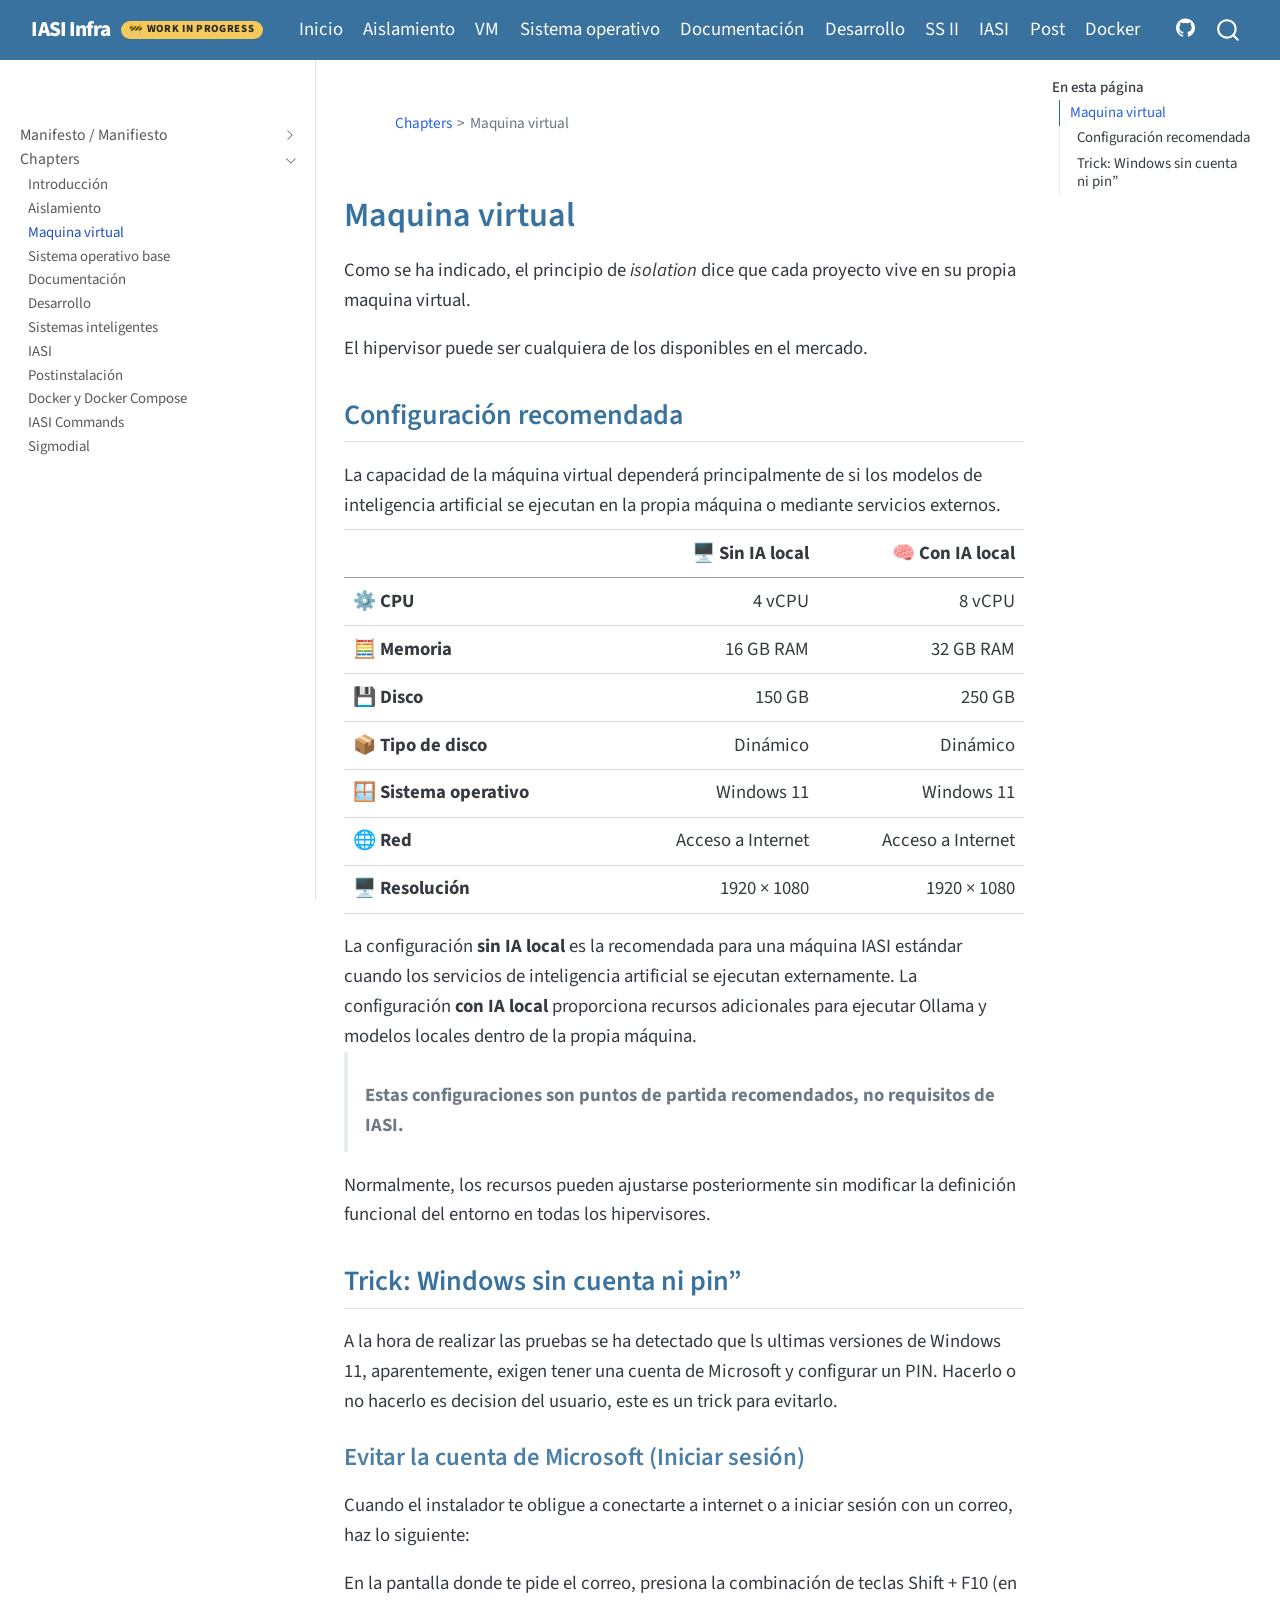
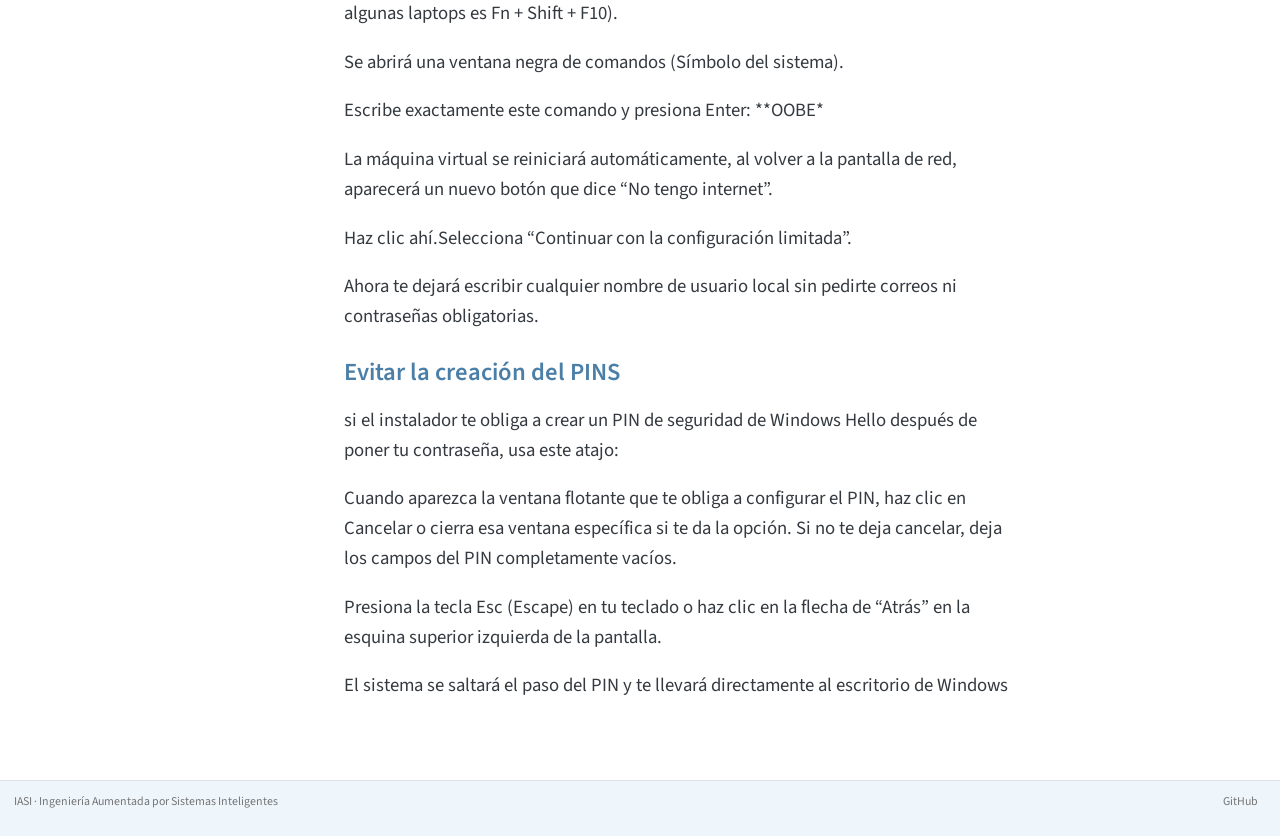
<file: publish/chapters/13-vm.html>
<!DOCTYPE html>
<html xmlns="http://www.w3.org/1999/xhtml" lang="es" xml:lang="es">
<head>
<meta http-equiv="Content-Type" content="text/html; charset=UTF-8">
<meta charset="utf-8">
<meta name="generator" content="quarto-1.10.18">
<meta name="viewport" content="width=device-width, initial-scale=1.0, user-scalable=yes">
<title>vm – IASI Infra</title>
<style>
/* Default styles provided by pandoc.
** See https://pandoc.org/MANUAL.html#variables-for-html for config info.
*/
span.smallcaps{font-variant: small-caps;}
div.columns{display: flex; gap: 1.5em;}
div.column{flex: auto;}
@media screen {
div.columns{gap: min(4vw, 1.5em);}
div.column{overflow-x: auto;}
}
div.hanging-indent{margin-left: 1.5em; text-indent: -1.5em;}
ul.task-list{list-style: none;}
ul.task-list li input[type="checkbox"] {
  width: 0.8em;
  margin: 0 0.8em 0.2em -1em; /* quarto-specific, see https://github.com/quarto-dev/quarto-cli/issues/4556 */ 
  vertical-align: middle;
}
</style>
<script src="../site_libs/quarto-nav/quarto-nav.js"></script><script src="../site_libs/quarto-nav/headroom.min.js"></script><script src="../site_libs/clipboard/clipboard.min.js"></script><script src="../site_libs/quarto-search/autocomplete.umd.js"></script><script src="../site_libs/quarto-search/fuse.min.js"></script><script src="../site_libs/quarto-search/quarto-search.js"></script><meta name="quarto:offset" content="../">
<script src="../site_libs/quarto-html/quarto.js" type="module"></script><script src="../site_libs/quarto-html/tabsets/tabsets.js" type="module"></script><script src="../site_libs/quarto-html/popper.min.js"></script><script src="../site_libs/quarto-html/tippy.umd.min.js"></script><script src="../site_libs/quarto-html/anchor.min.js"></script><link href="../site_libs/quarto-html/tippy.css" rel="stylesheet">
<link href="../site_libs/quarto-html/quarto-syntax-highlighting-64a204ab8560d761af7679ceaba22944.css" rel="stylesheet" id="quarto-text-highlighting-styles">
<script src="../site_libs/bootstrap/bootstrap.min.js"></script><link href="../site_libs/bootstrap/bootstrap-icons.css" rel="stylesheet">
<link href="../site_libs/bootstrap/bootstrap-066f6ffa7eb3b5c3922307862953997a.min.css" rel="stylesheet" append-hash="true" id="quarto-bootstrap" data-mode="light">
<script id="quarto-search-options" type="application/json">{
  "location": "navbar",
  "copy-button": false,
  "collapse-after": 3,
  "panel-placement": "end",
  "type": "overlay",
  "limit": 50,
  "keyboard-shortcut": [
    "f",
    "/",
    "s"
  ],
  "show-item-context": false,
  "language": {
    "search-no-results-text": "No se han encontrado resultados",
    "search-matching-documents-text": "documentos encontrados",
    "search-copy-link-title": "Copiar el enlace en la búsqueda",
    "search-hide-matches-text": "Ocultar resultados adicionales",
    "search-more-match-text": "resultado adicional en este documento",
    "search-more-matches-text": "resultados adicionales en este documento",
    "search-clear-button-title": "Borrar",
    "search-text-placeholder": "",
    "search-detached-cancel-button-title": "Cancelar",
    "search-submit-button-title": "Enviar",
    "search-label": "Buscar"
  }
}</script>
</head>
<body class="nav-sidebar docked nav-fixed quarto-light">

<div id="quarto-search-results"></div>
  <header id="quarto-header" class="headroom fixed-top"><nav class="navbar navbar-expand-lg " data-bs-theme="dark"><div class="navbar-container container-fluid">
      <div class="navbar-brand-container mx-auto">
    <a class="navbar-brand" href="../index.html">
    <span class="navbar-title">IASI Infra</span>
    </a>
  </div>
            <div id="quarto-search" class="" title="Buscar"></div>
          <button class="navbar-toggler" type="button" data-bs-toggle="collapse" data-bs-target="#navbarCollapse" aria-controls="navbarCollapse" role="menu" aria-expanded="false" aria-label="Navegación de palanca" onclick="if (window.quartoToggleHeadroom) { window.quartoToggleHeadroom(); }">
  <span class="navbar-toggler-icon"></span>
</button>
          <div class="collapse navbar-collapse" id="navbarCollapse">
            <ul class="navbar-nav navbar-nav-scroll me-auto">
<li class="nav-item">
    <a class="nav-link" href="../index.html"> 
<span class="menu-text">Inicio</span></a>
  </li>  
  <li class="nav-item">
    <a class="nav-link active" href="../chapters/12-isolation.html" aria-current="page"> 
<span class="menu-text">Aislamiento</span></a>
  </li>  
  <li class="nav-item">
    <a class="nav-link" href="../chapters/13-vm.html"> 
<span class="menu-text">VM</span></a>
  </li>  
  <li class="nav-item">
    <a class="nav-link" href="../chapters/14-so-base.html"> 
<span class="menu-text">Sistema operativo</span></a>
  </li>  
  <li class="nav-item">
    <a class="nav-link" href="../chapters/15-documentation.html"> 
<span class="menu-text">Documentación</span></a>
  </li>  
  <li class="nav-item">
    <a class="nav-link" href="../chapters/16-desarrollo.html"> 
<span class="menu-text">Desarrollo</span></a>
  </li>  
  <li class="nav-item">
    <a class="nav-link" href="../chapters/17-sistemas-inteligentes.html"> 
<span class="menu-text">SS II</span></a>
  </li>  
  <li class="nav-item">
    <a class="nav-link" href="../chapters/18-iasi.html"> 
<span class="menu-text">IASI</span></a>
  </li>  
  <li class="nav-item">
    <a class="nav-link" href="../chapters/19-postinstalacion.html"> 
<span class="menu-text">Post</span></a>
  </li>  
  <li class="nav-item">
    <a class="nav-link" href="../chapters/20-docker.html"> 
<span class="menu-text">Docker</span></a>
  </li>  
</ul>
<ul class="navbar-nav navbar-nav-scroll ms-auto">
<li class="nav-item compact">
    <a class="nav-link" href="https://github.com/iasi-org/iasi-infra"> <i class="bi bi-github" role="img" aria-label="GitHub">
</i> 
<span class="menu-text"></span></a>
  </li>  
</ul>
</div> <!-- /navcollapse -->
            <div class="quarto-navbar-tools">
</div>
      </div> <!-- /container-fluid -->
    </nav><nav class="quarto-secondary-nav"><div class="container-fluid d-flex">
      <button type="button" class="quarto-btn-toggle btn" data-bs-toggle="collapse" role="button" data-bs-target=".quarto-sidebar-collapse-item" aria-controls="quarto-sidebar" aria-expanded="false" aria-label="Alternar barra lateral" onclick="if (window.quartoToggleHeadroom) { window.quartoToggleHeadroom(); }">
        <i class="bi bi-layout-text-sidebar-reverse"></i>
      </button>
        <nav class="quarto-page-breadcrumbs" aria-label="breadcrumb"><ol class="breadcrumb">
<li class="breadcrumb-item"><a href="../chapters/11-intro.html">Chapters</a></li>
<li class="breadcrumb-item"><a href="../chapters/13-vm.html">Maquina virtual</a></li>
</ol></nav><a class="flex-grow-1" role="navigation" data-bs-toggle="collapse" data-bs-target=".quarto-sidebar-collapse-item" aria-controls="quarto-sidebar" aria-expanded="false" aria-label="Alternar barra lateral" onclick="if (window.quartoToggleHeadroom) { window.quartoToggleHeadroom(); }">      
        </a>
      <button type="button" class="btn quarto-search-button" aria-label="Buscar" onclick="window.quartoOpenSearch();">
        <i class="bi bi-search"></i>
      </button>
    </div>
  </nav></header><!-- content --><div id="quarto-content" class="quarto-container page-columns page-rows-contents page-layout-article page-navbar">
<!-- sidebar -->
  <nav id="quarto-sidebar" class="sidebar collapse collapse-horizontal quarto-sidebar-collapse-item sidebar-navigation docked overflow-auto"><div class="mt-2 flex-shrink-0 align-items-center">
        <div class="sidebar-search">
        <div id="quarto-search" class="" title="Buscar"></div>
        </div>
        </div>
    <div class="sidebar-menu-container"> 
    <ul class="list-unstyled mt-1">
<li class="sidebar-item sidebar-item-section">
  <div class="sidebar-item-container"> 
  <a href="../01-manifesto-bilingual.html" class="sidebar-item-text sidebar-link">
 <span class="menu-text">Manifesto / Manifiesto</span></a>
  <a class="sidebar-item-toggle text-start collapsed" data-bs-toggle="collapse" data-bs-target="#iasi-sidebar--01-manifesto-bilingual-html" role="navigation" aria-expanded="false" aria-controls="iasi-sidebar--01-manifesto-bilingual-html" aria-label="Toggle section"><i class="bi bi-chevron-right ms-2"></i></a>
</div>
<ul id="iasi-sidebar--01-manifesto-bilingual-html" class="collapse list-unstyled sidebar-section depth2">
<li><a href="../01-manifesto-bilingual.html#manifesto-manifiesto" id="toc-manifesto-manifiesto" class="nav-link active" data-scroll-target="#manifesto-manifiesto">Manifesto / Manifiesto</a></li>
  </ul>
</li>
        <li class="sidebar-item sidebar-item-section">
      <div class="sidebar-item-container"> 
            <a class="sidebar-item-text sidebar-link text-start" data-bs-toggle="collapse" data-bs-target="#quarto-sidebar-section-1" role="navigation" aria-expanded="true">
 <span class="menu-text">Chapters</span></a>
          <a class="sidebar-item-toggle text-start" data-bs-toggle="collapse" data-bs-target="#quarto-sidebar-section-1" role="navigation" aria-expanded="true" aria-label="Alternar sección">
            <i class="bi bi-chevron-right ms-2"></i>
          </a> 
      </div>
      <ul id="quarto-sidebar-section-1" class="collapse list-unstyled sidebar-section depth1 show">
<li class="sidebar-item">
  <div class="sidebar-item-container"> 
  <a href="../chapters/11-intro.html" class="sidebar-item-text sidebar-link">
 <span class="menu-text">Introducción</span></a>
  </div>
</li>
          <li class="sidebar-item">
  <div class="sidebar-item-container"> 
  <a href="../chapters/12-isolation.html" class="sidebar-item-text sidebar-link">
 <span class="menu-text">Aislamiento</span></a>
  </div>
</li>
          <li class="sidebar-item">
  <div class="sidebar-item-container"> 
  <a href="../chapters/13-vm.html" class="sidebar-item-text sidebar-link active">
 <span class="menu-text">Maquina virtual</span></a>
  </div>
</li>
          <li class="sidebar-item">
  <div class="sidebar-item-container"> 
  <a href="../chapters/14-so-base.html" class="sidebar-item-text sidebar-link">
 <span class="menu-text">Sistema operativo base</span></a>
  </div>
</li>
          <li class="sidebar-item">
  <div class="sidebar-item-container"> 
  <a href="../chapters/15-documentation.html" class="sidebar-item-text sidebar-link">
 <span class="menu-text">Documentación</span></a>
  </div>
</li>
          <li class="sidebar-item">
  <div class="sidebar-item-container"> 
  <a href="../chapters/16-desarrollo.html" class="sidebar-item-text sidebar-link">
 <span class="menu-text">Desarrollo</span></a>
  </div>
</li>
          <li class="sidebar-item">
  <div class="sidebar-item-container"> 
  <a href="../chapters/17-sistemas-inteligentes.html" class="sidebar-item-text sidebar-link">
 <span class="menu-text">Sistemas inteligentes</span></a>
  </div>
</li>
          <li class="sidebar-item">
  <div class="sidebar-item-container"> 
  <a href="../chapters/18-iasi.html" class="sidebar-item-text sidebar-link">
 <span class="menu-text">IASI</span></a>
  </div>
</li>
          <li class="sidebar-item">
  <div class="sidebar-item-container"> 
  <a href="../chapters/19-postinstalacion.html" class="sidebar-item-text sidebar-link">
 <span class="menu-text">Postinstalación</span></a>
  </div>
</li>
          <li class="sidebar-item">
  <div class="sidebar-item-container"> 
  <a href="../chapters/20-docker.html" class="sidebar-item-text sidebar-link">
 <span class="menu-text">Docker y Docker Compose</span></a>
  </div>
</li>
          <li class="sidebar-item">
  <div class="sidebar-item-container"> 
  <a href="../chapters/21-commands.html" class="sidebar-item-text sidebar-link">
 <span class="menu-text">IASI Commands</span></a>
  </div>
</li>
          <li class="sidebar-item">
  <div class="sidebar-item-container"> 
  <a href="../chapters/99-sigmoidal.html" class="sidebar-item-text sidebar-link">
 <span class="menu-text">Sigmodial</span></a>
  </div>
</li>
      </ul>
</li>
    </ul>
</div>
</nav><div id="quarto-sidebar-glass" class="quarto-sidebar-collapse-item" data-bs-toggle="collapse" data-bs-target=".quarto-sidebar-collapse-item"></div>
<!-- margin-sidebar -->
    <div id="quarto-margin-sidebar" class="sidebar margin-sidebar">
        <nav id="TOC" role="doc-toc" class="toc-active"><h2 id="toc-title">En esta página</h2>
   
  <ul>
<li>
<a href="#maquina-virtual" id="toc-maquina-virtual" class="nav-link active" data-scroll-target="#maquina-virtual">Maquina virtual</a>
  <ul class="collapse">
<li><a href="#configuraci%C3%B3n-recomendada" id="toc-configuración-recomendada" class="nav-link" data-scroll-target="#configuración-recomendada">Configuración recomendada</a></li>
  <li>
<a href="#trick-windows-sin-cuenta-ni-pin" id="toc-trick-windows-sin-cuenta-ni-pin" class="nav-link" data-scroll-target="#trick-windows-sin-cuenta-ni-pin">Trick: Windows sin cuenta ni pin”</a>
  <ul class="collapse">
<li><a href="#evitar-la-cuenta-de-microsoft-iniciar-sesi%C3%B3n" id="toc-evitar-la-cuenta-de-microsoft-iniciar-sesión" class="nav-link" data-scroll-target="#evitar-la-cuenta-de-microsoft-iniciar-sesión">Evitar la cuenta de Microsoft (Iniciar sesión)</a></li>
  <li><a href="#evitar-la-creaci%C3%B3n-del-pins" id="toc-evitar-la-creación-del-pins" class="nav-link" data-scroll-target="#evitar-la-creación-del-pins">Evitar la creación del PINS</a></li>
  </ul>
</li>
  </ul>
</li>
  </ul></nav>
</div>
<!-- main -->
<main class="content" id="quarto-document-content"><header id="title-block-header" class="quarto-title-block"><nav class="quarto-page-breadcrumbs quarto-title-breadcrumbs d-none d-lg-block" aria-label="breadcrumb"><ol class="breadcrumb">
<li class="breadcrumb-item"><a href="../chapters/11-intro.html">Chapters</a></li>
<li class="breadcrumb-item"><a href="../chapters/13-vm.html">Maquina virtual</a></li>
</ol></nav></header><section id="maquina-virtual" class="level1"><h1>Maquina virtual</h1>
<p>Como se ha indicado, el principio de <em>isolation</em> dice que cada proyecto vive en su propia maquina virtual.</p>
<p>El hipervisor puede ser cualquiera de los disponibles en el mercado.</p>
<section id="configuración-recomendada" class="level2"><h2 class="anchored" data-anchor-id="configuración-recomendada">Configuración recomendada</h2>
<p>La capacidad de la máquina virtual dependerá principalmente de si los modelos de inteligencia artificial se ejecutan en la propia máquina o mediante servicios externos.</p>
<table class="caption-top table">
<thead><tr class="header">
<th></th>
<th style="text-align: right;">🖥️ Sin IA local</th>
<th style="text-align: right;">🧠 Con IA local</th>
</tr></thead>
<tbody>
<tr class="odd">
<td>⚙️ <strong>CPU</strong>
</td>
<td style="text-align: right;">4 vCPU</td>
<td style="text-align: right;">8 vCPU</td>
</tr>
<tr class="even">
<td>🧮 <strong>Memoria</strong>
</td>
<td style="text-align: right;">16 GB RAM</td>
<td style="text-align: right;">32 GB RAM</td>
</tr>
<tr class="odd">
<td>💾 <strong>Disco</strong>
</td>
<td style="text-align: right;">150 GB</td>
<td style="text-align: right;">250 GB</td>
</tr>
<tr class="even">
<td>📦 <strong>Tipo de disco</strong>
</td>
<td style="text-align: right;">Dinámico</td>
<td style="text-align: right;">Dinámico</td>
</tr>
<tr class="odd">
<td>🪟 <strong>Sistema operativo</strong>
</td>
<td style="text-align: right;">Windows 11</td>
<td style="text-align: right;">Windows 11</td>
</tr>
<tr class="even">
<td>🌐 <strong>Red</strong>
</td>
<td style="text-align: right;">Acceso a Internet</td>
<td style="text-align: right;">Acceso a Internet</td>
</tr>
<tr class="odd">
<td>🖥️ <strong>Resolución</strong>
</td>
<td style="text-align: right;">1920 × 1080</td>
<td style="text-align: right;">1920 × 1080</td>
</tr>
</tbody>
</table>
<p>La configuración <strong>sin IA local</strong> es la recomendada para una máquina IASI estándar cuando los servicios de inteligencia artificial se ejecutan externamente. La configuración <strong>con IA local</strong> proporciona recursos adicionales para ejecutar Ollama y modelos locales dentro de la propia máquina.</p>
<blockquote class="blockquote">
<p><strong>Estas configuraciones son puntos de partida recomendados, no requisitos de IASI.</strong></p>
</blockquote>
<p>Normalmente, los recursos pueden ajustarse posteriormente sin modificar la definición funcional del entorno en todas los hipervisores.</p>
</section><section id="trick-windows-sin-cuenta-ni-pin" class="level2"><h2 class="anchored" data-anchor-id="trick-windows-sin-cuenta-ni-pin">Trick: Windows sin cuenta ni pin”</h2>
<p>A la hora de realizar las pruebas se ha detectado que ls ultimas versiones de Windows 11, aparentemente, exigen tener una cuenta de Microsoft y configurar un PIN. Hacerlo o no hacerlo es decision del usuario, este es un trick para evitarlo.</p>
<section id="evitar-la-cuenta-de-microsoft-iniciar-sesión" class="level3"><h3 class="anchored" data-anchor-id="evitar-la-cuenta-de-microsoft-iniciar-sesión">Evitar la cuenta de Microsoft (Iniciar sesión)</h3>
<p>Cuando el instalador te obligue a conectarte a internet o a iniciar sesión con un correo, haz lo siguiente:</p>
<p>En la pantalla donde te pide el correo, presiona la combinación de teclas Shift + F10 (en algunas laptops es Fn + Shift + F10).</p>
<p>Se abrirá una ventana negra de comandos (Símbolo del sistema).</p>
<p>Escribe exactamente este comando y presiona Enter: **OOBE*</p>
<p>La máquina virtual se reiniciará automáticamente, al volver a la pantalla de red, aparecerá un nuevo botón que dice “No tengo internet”.</p>
<p>Haz clic ahí.Selecciona “Continuar con la configuración limitada”.</p>
<p>Ahora te dejará escribir cualquier nombre de usuario local sin pedirte correos ni contraseñas obligatorias.</p>
</section><section id="evitar-la-creación-del-pins" class="level3"><h3 class="anchored" data-anchor-id="evitar-la-creación-del-pins">Evitar la creación del PINS</h3>
<p>si el instalador te obliga a crear un PIN de seguridad de Windows Hello después de poner tu contraseña, usa este atajo:</p>
<p>Cuando aparezca la ventana flotante que te obliga a configurar el PIN, haz clic en Cancelar o cierra esa ventana específica si te da la opción. Si no te deja cancelar, deja los campos del PIN completamente vacíos.</p>
<p>Presiona la tecla Esc (Escape) en tu teclado o haz clic en la flecha de “Atrás” en la esquina superior izquierda de la pantalla.</p>
<p>El sistema se saltará el paso del PIN y te llevará directamente al escritorio de Windows</p>


</section></section></section></main><!-- /main --><script id="quarto-html-after-body" type="application/javascript">
  window.document.addEventListener("DOMContentLoaded", function (event) {
    const icon = "";
    const anchorJS = new window.AnchorJS();
    anchorJS.options = {
      placement: 'right',
      icon: icon
    };
    anchorJS.add('.anchored');
    const isCodeAnnotation = (el) => {
      for (const clz of el.classList) {
        if (clz.startsWith('code-annotation-')) {                     
          return true;
        }
      }
      return false;
    }
    const onCopySuccess = function(e) {
      // button target
      const button = e.trigger;
      // don't keep focus
      button.blur();
      // flash "checked"
      button.classList.add('code-copy-button-checked');
      var currentTitle = button.getAttribute("title");
      button.setAttribute("title", "Copiado");
      let tooltip;
      if (window.bootstrap) {
        button.setAttribute("data-bs-toggle", "tooltip");
        button.setAttribute("data-bs-placement", "left");
        button.setAttribute("data-bs-title", "Copiado");
        tooltip = new bootstrap.Tooltip(button, 
          { trigger: "manual", 
            customClass: "code-copy-button-tooltip",
            offset: [0, -8]});
        tooltip.show();    
      }
      setTimeout(function() {
        if (tooltip) {
          tooltip.hide();
          button.removeAttribute("data-bs-title");
          button.removeAttribute("data-bs-toggle");
          button.removeAttribute("data-bs-placement");
        }
        button.setAttribute("title", currentTitle);
        button.classList.remove('code-copy-button-checked');
      }, 1000);
      // clear code selection
      e.clearSelection();
    }
    const getTextToCopy = function(trigger) {
      const outerScaffold = trigger.parentElement.cloneNode(true);
      const codeEl = outerScaffold.querySelector('code');
      for (const childEl of codeEl.children) {
        if (isCodeAnnotation(childEl)) {
          childEl.remove();
        }
      }
      return codeEl.innerText;
    }
    const clipboard = new window.ClipboardJS('.code-copy-button:not([data-in-quarto-modal])', {
      text: getTextToCopy
    });
    clipboard.on('success', onCopySuccess);
    if (window.document.getElementById('quarto-embedded-source-code-modal')) {
      const clipboardModal = new window.ClipboardJS('.code-copy-button[data-in-quarto-modal]', {
        text: getTextToCopy,
        container: window.document.getElementById('quarto-embedded-source-code-modal')
      });
      clipboardModal.on('success', onCopySuccess);
    }
      var localhostRegex = new RegExp(/^(?:http|https):\/\/localhost\:?[0-9]*\//);
      var mailtoRegex = new RegExp(/^mailto:/);
        var filterRegex = new RegExp('/' + window.location.host + '/');
      var isInternal = (href) => {
          return filterRegex.test(href) || localhostRegex.test(href) || mailtoRegex.test(href);
      }
      // Inspect non-navigation links and adorn them if external
     var links = window.document.querySelectorAll('a[href]:not(.nav-link):not(.navbar-brand):not(.toc-action):not(.sidebar-link):not(.sidebar-item-toggle):not(.pagination-link):not(.no-external):not([aria-hidden]):not(.dropdown-item):not(.quarto-navigation-tool):not(.about-link)');
      for (var i=0; i<links.length; i++) {
        const link = links[i];
        if (!isInternal(link.href)) {
          // undo the damage that might have been done by quarto-nav.js in the case of
          // links that we want to consider external
          if (link.dataset.originalHref !== undefined) {
            link.href = link.dataset.originalHref;
          }
        }
      }
    function tippyHover(el, contentFn, onTriggerFn, onUntriggerFn) {
      const config = {
        allowHTML: true,
        maxWidth: 500,
        delay: 100,
        arrow: false,
        appendTo: function(el) {
            return el.parentElement;
        },
        interactive: true,
        interactiveBorder: 10,
        theme: 'quarto',
        placement: 'bottom-start',
      };
      if (contentFn) {
        config.content = contentFn;
      }
      if (onTriggerFn) {
        config.onTrigger = onTriggerFn;
      }
      if (onUntriggerFn) {
        config.onUntrigger = onUntriggerFn;
      }
      window.tippy(el, config); 
    }
    const noterefs = window.document.querySelectorAll('a[role="doc-noteref"]');
    for (var i=0; i<noterefs.length; i++) {
      const ref = noterefs[i];
      tippyHover(ref, function() {
        // use id or data attribute instead here
        let href = ref.getAttribute('data-footnote-href') || ref.getAttribute('href');
        try { href = new URL(href).hash; } catch {}
        const id = href.replace(/^#\/?/, "");
        const note = window.document.getElementById(id);
        if (note) {
          return note.innerHTML;
        } else {
          return "";
        }
      });
    }
    const xrefs = window.document.querySelectorAll('a.quarto-xref');
    const processXRef = (id, note) => {
      // Strip column container classes
      const stripColumnClz = (el) => {
        el.classList.remove("page-full", "page-columns");
        if (el.children) {
          for (const child of el.children) {
            stripColumnClz(child);
          }
        }
      }
      stripColumnClz(note)
      if (id === null || id.startsWith('sec-')) {
        // Special case sections, only their first couple elements
        const container = document.createElement("div");
        if (note.children && note.children.length > 2) {
          container.appendChild(note.children[0].cloneNode(true));
          for (let i = 1; i < note.children.length; i++) {
            const child = note.children[i];
            if (child.tagName === "P" && child.innerText === "") {
              continue;
            } else {
              container.appendChild(child.cloneNode(true));
              break;
            }
          }
          if (window.Quarto?.typesetMath) {
            window.Quarto.typesetMath(container);
          }
          return container.innerHTML
        } else {
          if (window.Quarto?.typesetMath) {
            window.Quarto.typesetMath(note);
          }
          return note.innerHTML;
        }
      } else {
        // Remove any anchor links if they are present
        const anchorLink = note.querySelector('a.anchorjs-link');
        if (anchorLink) {
          anchorLink.remove();
        }
        if (window.Quarto?.typesetMath) {
          window.Quarto.typesetMath(note);
        }
        if (note.classList.contains("callout")) {
          return note.outerHTML;
        } else {
          return note.innerHTML;
        }
      }
    }
    for (var i=0; i<xrefs.length; i++) {
      const xref = xrefs[i];
      tippyHover(xref, undefined, function(instance) {
        instance.disable();
        let url = xref.getAttribute('href');
        let hash = undefined; 
        if (url.startsWith('#')) {
          hash = url;
        } else {
          try { hash = new URL(url).hash; } catch {}
        }
        if (hash) {
          const id = hash.replace(/^#\/?/, "");
          const note = window.document.getElementById(id);
          if (note !== null) {
            try {
              const html = processXRef(id, note.cloneNode(true));
              instance.setContent(html);
            } finally {
              instance.enable();
              instance.show();
            }
          } else {
            // See if we can fetch this
            fetch(url.split('#')[0])
            .then(res => res.text())
            .then(html => {
              const parser = new DOMParser();
              const htmlDoc = parser.parseFromString(html, "text/html");
              const note = htmlDoc.getElementById(id);
              if (note !== null) {
                const html = processXRef(id, note);
                instance.setContent(html);
              } 
            }).finally(() => {
              instance.enable();
              instance.show();
            });
          }
        } else {
          // See if we can fetch a full url (with no hash to target)
          // This is a special case and we should probably do some content thinning / targeting
          fetch(url)
          .then(res => res.text())
          .then(html => {
            const parser = new DOMParser();
            const htmlDoc = parser.parseFromString(html, "text/html");
            const note = htmlDoc.querySelector('main.content');
            if (note !== null) {
              // This should only happen for chapter cross references
              // (since there is no id in the URL)
              // remove the first header
              if (note.children.length > 0 && note.children[0].tagName === "HEADER") {
                note.children[0].remove();
              }
              const html = processXRef(null, note);
              instance.setContent(html);
            } 
          }).finally(() => {
            instance.enable();
            instance.show();
          });
        }
      }, function(instance) {
      });
    }
        let selectedAnnoteEl;
        const selectorForAnnotation = ( cell, annotation) => {
          let cellAttr = 'data-code-cell="' + cell + '"';
          let lineAttr = 'data-code-annotation="' +  annotation + '"';
          const selector = 'span[' + cellAttr + '][' + lineAttr + ']';
          return selector;
        }
        const selectCodeLines = (annoteEl) => {
          const doc = window.document;
          const targetCell = annoteEl.getAttribute("data-target-cell");
          const targetAnnotation = annoteEl.getAttribute("data-target-annotation");
          const annoteSpan = window.document.querySelector(selectorForAnnotation(targetCell, targetAnnotation));
          const lines = annoteSpan.getAttribute("data-code-lines").split(",");
          const lineIds = lines.map((line) => {
            return targetCell + "-" + line;
          })
          let top = null;
          let height = null;
          let parent = null;
          if (lineIds.length > 0) {
              //compute the position of the single el (top and bottom and make a div)
              const el = window.document.getElementById(lineIds[0]);
              top = el.offsetTop;
              height = el.offsetHeight;
              parent = el.parentElement.parentElement;
            if (lineIds.length > 1) {
              const lastEl = window.document.getElementById(lineIds[lineIds.length - 1]);
              const bottom = lastEl.offsetTop + lastEl.offsetHeight;
              height = bottom - top;
            }
            if (top !== null && height !== null && parent !== null) {
              // cook up a div (if necessary) and position it 
              let div = window.document.getElementById("code-annotation-line-highlight");
              if (div === null) {
                div = window.document.createElement("div");
                div.setAttribute("id", "code-annotation-line-highlight");
                div.style.position = 'absolute';
                parent.appendChild(div);
              }
              div.style.top = top - 2 + "px";
              div.style.height = height + 4 + "px";
              div.style.left = 0;
              let gutterDiv = window.document.getElementById("code-annotation-line-highlight-gutter");
              if (gutterDiv === null) {
                gutterDiv = window.document.createElement("div");
                gutterDiv.setAttribute("id", "code-annotation-line-highlight-gutter");
                gutterDiv.style.position = 'absolute';
                const codeCell = window.document.getElementById(targetCell);
                const gutter = codeCell.querySelector('.code-annotation-gutter');
                gutter.appendChild(gutterDiv);
              }
              gutterDiv.style.top = top - 2 + "px";
              gutterDiv.style.height = height + 4 + "px";
            }
            selectedAnnoteEl = annoteEl;
          }
        };
        const unselectCodeLines = () => {
          const elementsIds = ["code-annotation-line-highlight", "code-annotation-line-highlight-gutter"];
          elementsIds.forEach((elId) => {
            const div = window.document.getElementById(elId);
            if (div) {
              div.remove();
            }
          });
          selectedAnnoteEl = undefined;
        };
          // Handle positioning of the toggle
      window.addEventListener(
        "resize",
        throttle(() => {
          elRect = undefined;
          if (selectedAnnoteEl) {
            selectCodeLines(selectedAnnoteEl);
          }
        }, 10)
      );
      function throttle(fn, ms) {
      let throttle = false;
      let timer;
        return (...args) => {
          if(!throttle) { // first call gets through
              fn.apply(this, args);
              throttle = true;
          } else { // all the others get throttled
              if(timer) clearTimeout(timer); // cancel #2
              timer = setTimeout(() => {
                fn.apply(this, args);
                timer = throttle = false;
              }, ms);
          }
        };
      }
        // Attach click handler to the DT
        const annoteDls = window.document.querySelectorAll('dt[data-target-cell]');
        for (const annoteDlNode of annoteDls) {
          annoteDlNode.addEventListener('click', (event) => {
            const clickedEl = event.target;
            if (clickedEl !== selectedAnnoteEl) {
              unselectCodeLines();
              const activeEl = window.document.querySelector('dt[data-target-cell].code-annotation-active');
              if (activeEl) {
                activeEl.classList.remove('code-annotation-active');
              }
              selectCodeLines(clickedEl);
              clickedEl.classList.add('code-annotation-active');
            } else {
              // Unselect the line
              unselectCodeLines();
              clickedEl.classList.remove('code-annotation-active');
            }
          });
        }
    const findCites = (el) => {
      const parentEl = el.parentElement;
      if (parentEl) {
        const cites = parentEl.dataset.cites;
        if (cites) {
          return {
            el,
            cites: cites.split(' ')
          };
        } else {
          return findCites(el.parentElement)
        }
      } else {
        return undefined;
      }
    };
    var bibliorefs = window.document.querySelectorAll('a[role="doc-biblioref"]');
    for (var i=0; i<bibliorefs.length; i++) {
      const ref = bibliorefs[i];
      const citeInfo = findCites(ref);
      if (citeInfo) {
        tippyHover(citeInfo.el, function() {
          var popup = window.document.createElement('div');
          citeInfo.cites.forEach(function(cite) {
            var citeDiv = window.document.createElement('div');
            citeDiv.classList.add('hanging-indent');
            citeDiv.classList.add('csl-entry');
            var biblioDiv = window.document.getElementById('ref-' + cite);
            if (biblioDiv) {
              citeDiv.innerHTML = biblioDiv.innerHTML;
            }
            popup.appendChild(citeDiv);
          });
          return popup.innerHTML;
        });
      }
    }
  });
  </script>
</div> <!-- /content -->
<footer class="footer"><div class="nav-footer">
    <div class="nav-footer-left">
<p>IASI · Ingeniería Aumentada por Sistemas Inteligentes</p>
</div>   
    <div class="nav-footer-center">
       
    </div>
    <div class="nav-footer-right">
      <ul class="footer-items list-unstyled">
<li class="nav-item">
    <a class="nav-link" href="https://github.com/iasi-org">
<p>GitHub</p>
</a>
  </li>  
</ul>
</div>
  </div>
</footer>
</body>
</html>
</file>
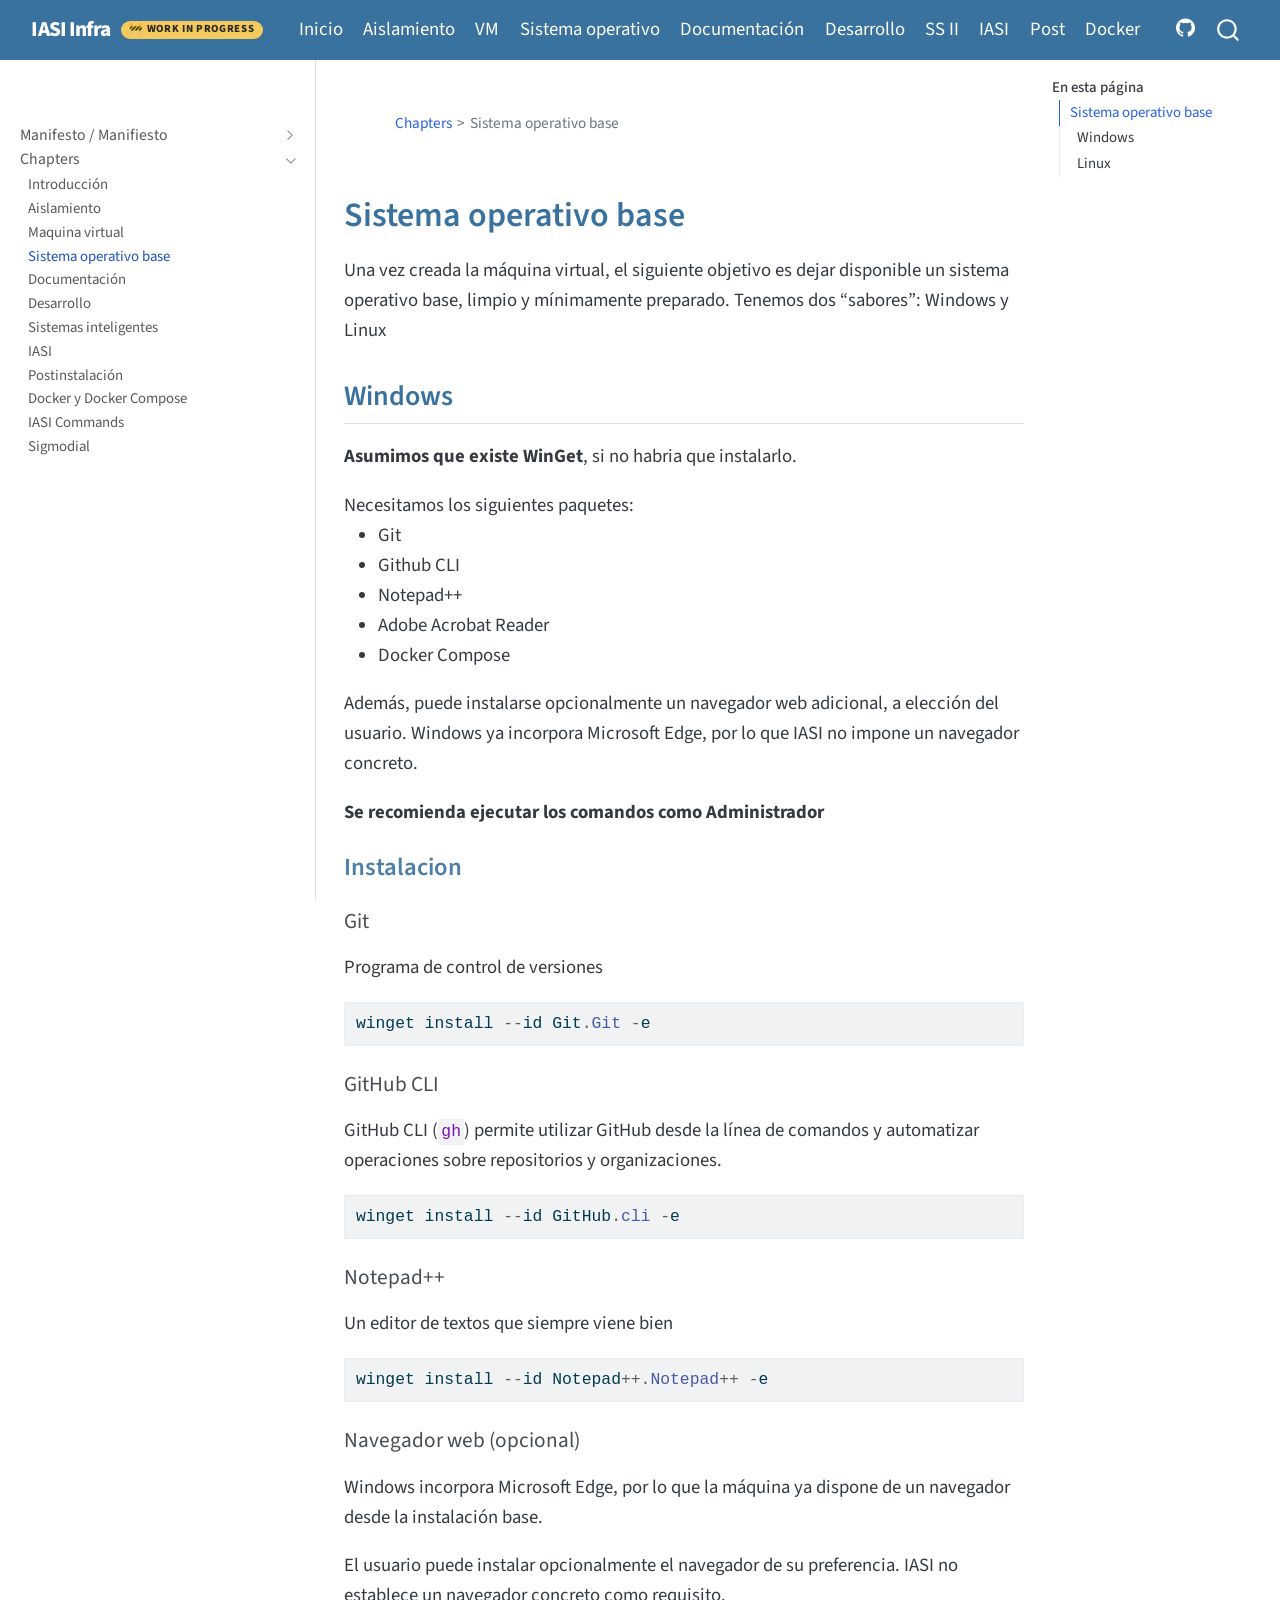
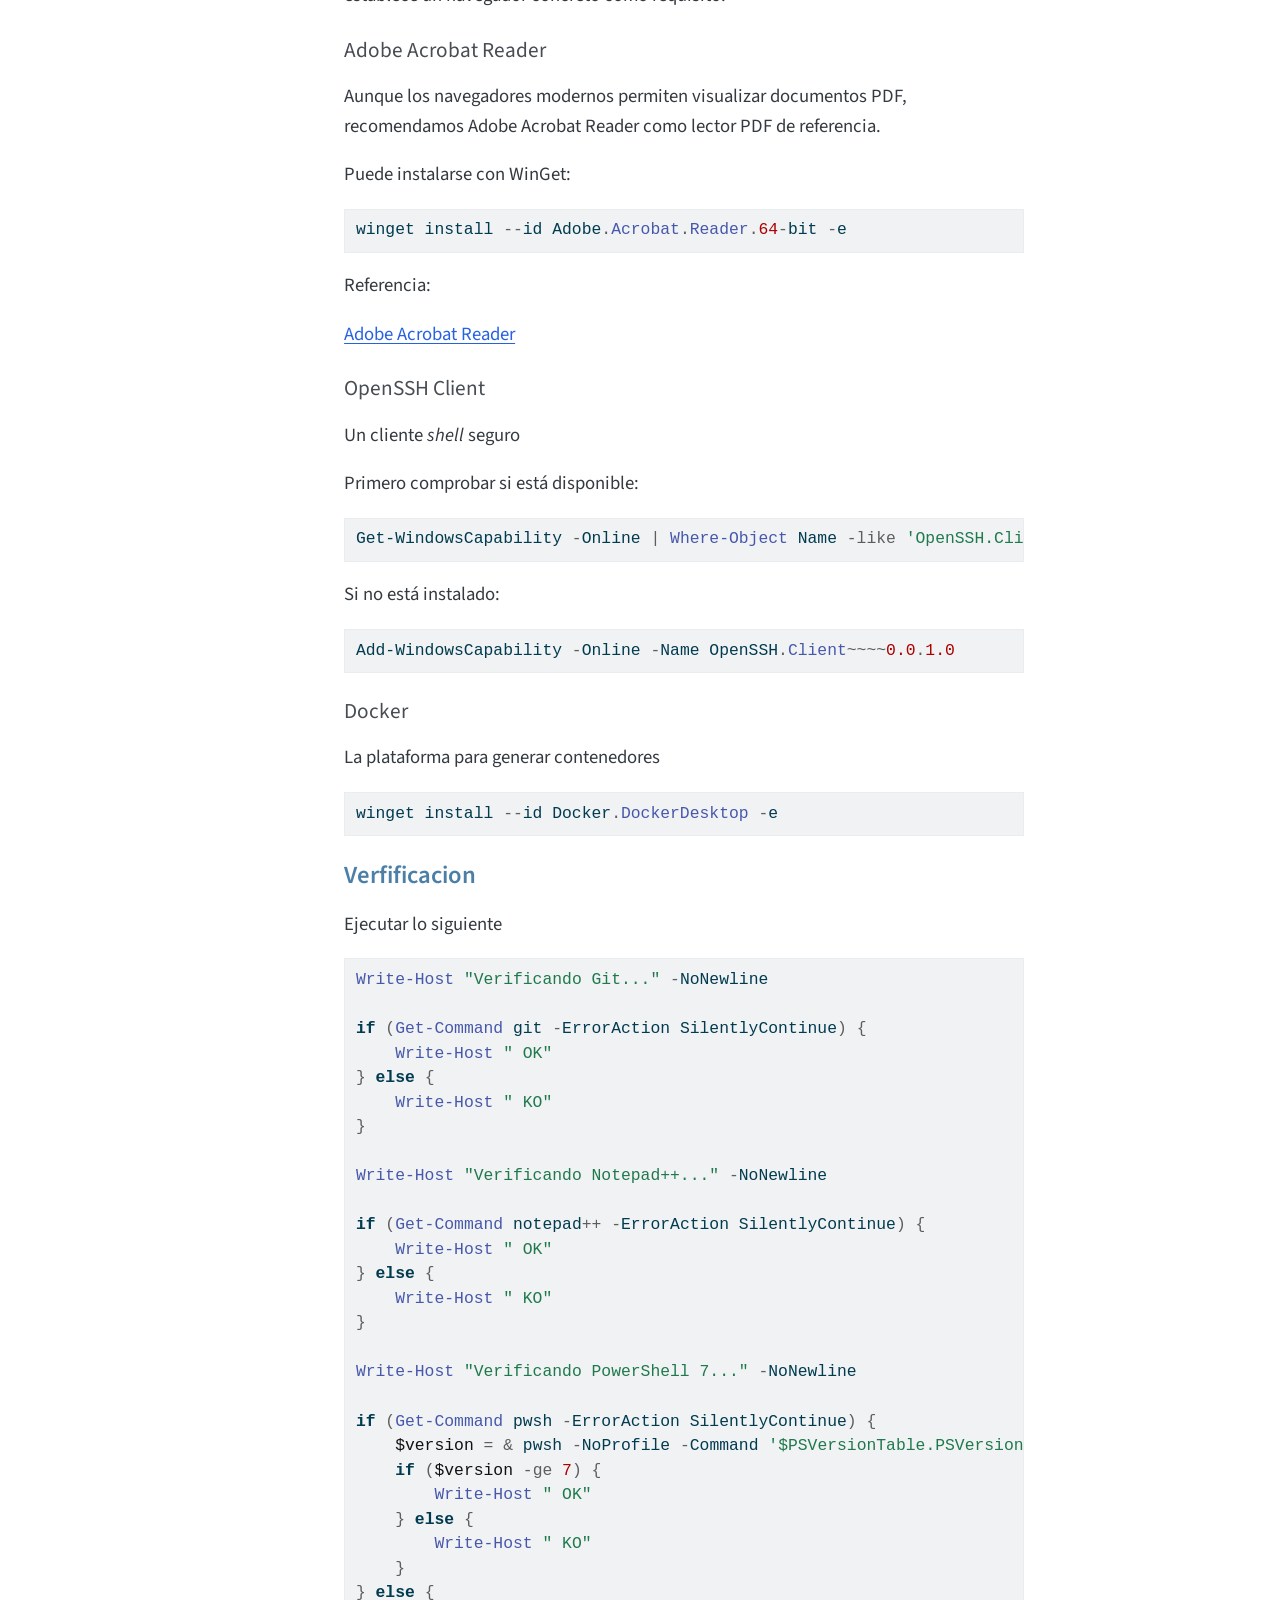
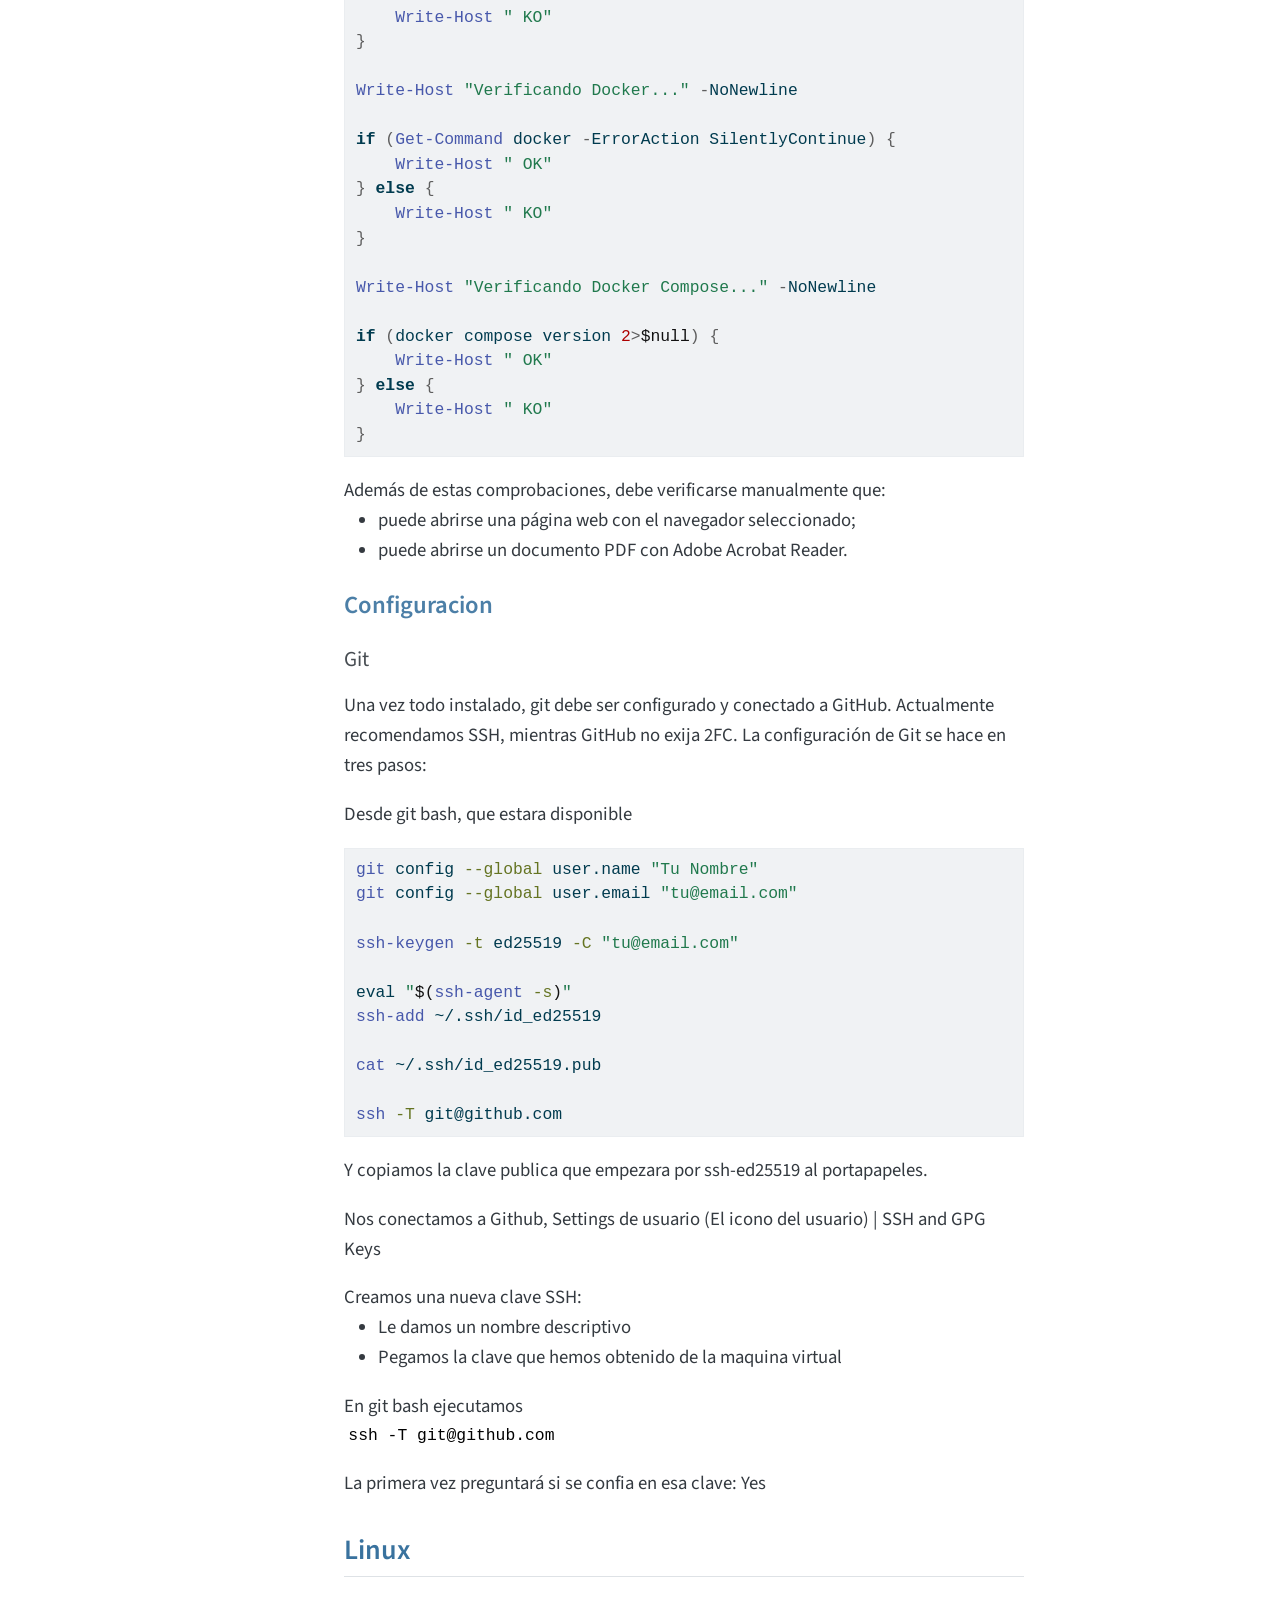
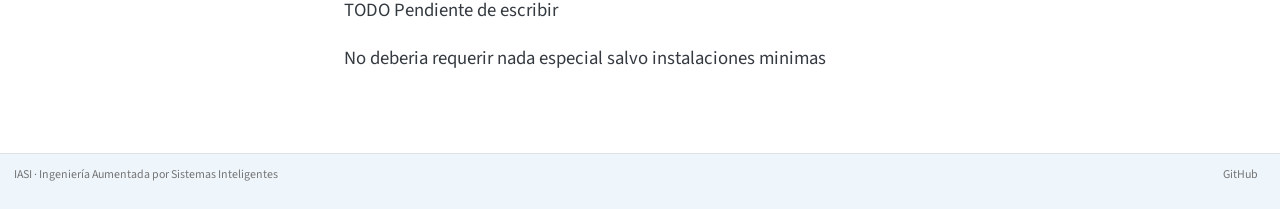
<file: publish/chapters/14-so-base.html>
<!DOCTYPE html>
<html xmlns="http://www.w3.org/1999/xhtml" lang="es" xml:lang="es">
<head>
<meta http-equiv="Content-Type" content="text/html; charset=UTF-8">
<meta charset="utf-8">
<meta name="generator" content="quarto-1.10.18">
<meta name="viewport" content="width=device-width, initial-scale=1.0, user-scalable=yes">
<title>so-base – IASI Infra</title>
<style>
/* Default styles provided by pandoc.
** See https://pandoc.org/MANUAL.html#variables-for-html for config info.
*/
span.smallcaps{font-variant: small-caps;}
div.columns{display: flex; gap: 1.5em;}
div.column{flex: auto;}
@media screen {
div.columns{gap: min(4vw, 1.5em);}
div.column{overflow-x: auto;}
}
div.hanging-indent{margin-left: 1.5em; text-indent: -1.5em;}
ul.task-list{list-style: none;}
ul.task-list li input[type="checkbox"] {
  width: 0.8em;
  margin: 0 0.8em 0.2em -1em; /* quarto-specific, see https://github.com/quarto-dev/quarto-cli/issues/4556 */ 
  vertical-align: middle;
}
/* CSS for syntax highlighting */
html { -webkit-text-size-adjust: 100%; }
pre > code.sourceCode { white-space: pre; position: relative; }
pre > code.sourceCode > span { display: inline-block; line-height: 1.25; }
pre > code.sourceCode > span:empty { height: 1.2em; }
.sourceCode { overflow: visible; }
code.sourceCode > span { color: inherit; text-decoration: inherit; }
div.sourceCode { margin: 1em 0; }
pre.sourceCode { margin: 0; }
@media screen {
div.sourceCode { overflow: auto; }
}
@media print {
pre > code.sourceCode { white-space: pre-wrap; }
pre > code.sourceCode > span { text-indent: -5em; padding-left: 5em; }
}
pre.numberSource code
  { counter-reset: source-line 0; }
pre.numberSource code > span
  { position: relative; left: -4em; counter-increment: source-line; }
pre.numberSource code > span > a:first-child::before
  { content: counter(source-line);
    position: relative; left: -1em; text-align: right; vertical-align: baseline;
    border: none; display: inline-block;
    -webkit-touch-callout: none; -webkit-user-select: none;
    -khtml-user-select: none; -moz-user-select: none;
    -ms-user-select: none; user-select: none;
    padding: 0 4px; width: 4em;
  }
pre.numberSource { margin-left: 3em;  padding-left: 4px; }
div.sourceCode
  {   }
@media screen {
pre > code.sourceCode > span > a:first-child::before { text-decoration: underline; }
}
</style>
<script src="../site_libs/quarto-nav/quarto-nav.js"></script><script src="../site_libs/quarto-nav/headroom.min.js"></script><script src="../site_libs/clipboard/clipboard.min.js"></script><script src="../site_libs/quarto-search/autocomplete.umd.js"></script><script src="../site_libs/quarto-search/fuse.min.js"></script><script src="../site_libs/quarto-search/quarto-search.js"></script><meta name="quarto:offset" content="../">
<script src="../site_libs/quarto-html/quarto.js" type="module"></script><script src="../site_libs/quarto-html/tabsets/tabsets.js" type="module"></script><script src="../site_libs/quarto-html/popper.min.js"></script><script src="../site_libs/quarto-html/tippy.umd.min.js"></script><script src="../site_libs/quarto-html/anchor.min.js"></script><link href="../site_libs/quarto-html/tippy.css" rel="stylesheet">
<link href="../site_libs/quarto-html/quarto-syntax-highlighting-64a204ab8560d761af7679ceaba22944.css" rel="stylesheet" id="quarto-text-highlighting-styles">
<script src="../site_libs/bootstrap/bootstrap.min.js"></script><link href="../site_libs/bootstrap/bootstrap-icons.css" rel="stylesheet">
<link href="../site_libs/bootstrap/bootstrap-066f6ffa7eb3b5c3922307862953997a.min.css" rel="stylesheet" append-hash="true" id="quarto-bootstrap" data-mode="light">
<script id="quarto-search-options" type="application/json">{
  "location": "navbar",
  "copy-button": false,
  "collapse-after": 3,
  "panel-placement": "end",
  "type": "overlay",
  "limit": 50,
  "keyboard-shortcut": [
    "f",
    "/",
    "s"
  ],
  "show-item-context": false,
  "language": {
    "search-no-results-text": "No se han encontrado resultados",
    "search-matching-documents-text": "documentos encontrados",
    "search-copy-link-title": "Copiar el enlace en la búsqueda",
    "search-hide-matches-text": "Ocultar resultados adicionales",
    "search-more-match-text": "resultado adicional en este documento",
    "search-more-matches-text": "resultados adicionales en este documento",
    "search-clear-button-title": "Borrar",
    "search-text-placeholder": "",
    "search-detached-cancel-button-title": "Cancelar",
    "search-submit-button-title": "Enviar",
    "search-label": "Buscar"
  }
}</script>
</head>
<body class="nav-sidebar docked nav-fixed quarto-light">

<div id="quarto-search-results"></div>
  <header id="quarto-header" class="headroom fixed-top"><nav class="navbar navbar-expand-lg " data-bs-theme="dark"><div class="navbar-container container-fluid">
      <div class="navbar-brand-container mx-auto">
    <a class="navbar-brand" href="../index.html">
    <span class="navbar-title">IASI Infra</span>
    </a>
  </div>
            <div id="quarto-search" class="" title="Buscar"></div>
          <button class="navbar-toggler" type="button" data-bs-toggle="collapse" data-bs-target="#navbarCollapse" aria-controls="navbarCollapse" role="menu" aria-expanded="false" aria-label="Navegación de palanca" onclick="if (window.quartoToggleHeadroom) { window.quartoToggleHeadroom(); }">
  <span class="navbar-toggler-icon"></span>
</button>
          <div class="collapse navbar-collapse" id="navbarCollapse">
            <ul class="navbar-nav navbar-nav-scroll me-auto">
<li class="nav-item">
    <a class="nav-link" href="../index.html"> 
<span class="menu-text">Inicio</span></a>
  </li>  
  <li class="nav-item">
    <a class="nav-link active" href="../chapters/12-isolation.html" aria-current="page"> 
<span class="menu-text">Aislamiento</span></a>
  </li>  
  <li class="nav-item">
    <a class="nav-link" href="../chapters/13-vm.html"> 
<span class="menu-text">VM</span></a>
  </li>  
  <li class="nav-item">
    <a class="nav-link" href="../chapters/14-so-base.html"> 
<span class="menu-text">Sistema operativo</span></a>
  </li>  
  <li class="nav-item">
    <a class="nav-link" href="../chapters/15-documentation.html"> 
<span class="menu-text">Documentación</span></a>
  </li>  
  <li class="nav-item">
    <a class="nav-link" href="../chapters/16-desarrollo.html"> 
<span class="menu-text">Desarrollo</span></a>
  </li>  
  <li class="nav-item">
    <a class="nav-link" href="../chapters/17-sistemas-inteligentes.html"> 
<span class="menu-text">SS II</span></a>
  </li>  
  <li class="nav-item">
    <a class="nav-link" href="../chapters/18-iasi.html"> 
<span class="menu-text">IASI</span></a>
  </li>  
  <li class="nav-item">
    <a class="nav-link" href="../chapters/19-postinstalacion.html"> 
<span class="menu-text">Post</span></a>
  </li>  
  <li class="nav-item">
    <a class="nav-link" href="../chapters/20-docker.html"> 
<span class="menu-text">Docker</span></a>
  </li>  
</ul>
<ul class="navbar-nav navbar-nav-scroll ms-auto">
<li class="nav-item compact">
    <a class="nav-link" href="https://github.com/iasi-org/iasi-infra"> <i class="bi bi-github" role="img" aria-label="GitHub">
</i> 
<span class="menu-text"></span></a>
  </li>  
</ul>
</div> <!-- /navcollapse -->
            <div class="quarto-navbar-tools">
</div>
      </div> <!-- /container-fluid -->
    </nav><nav class="quarto-secondary-nav"><div class="container-fluid d-flex">
      <button type="button" class="quarto-btn-toggle btn" data-bs-toggle="collapse" role="button" data-bs-target=".quarto-sidebar-collapse-item" aria-controls="quarto-sidebar" aria-expanded="false" aria-label="Alternar barra lateral" onclick="if (window.quartoToggleHeadroom) { window.quartoToggleHeadroom(); }">
        <i class="bi bi-layout-text-sidebar-reverse"></i>
      </button>
        <nav class="quarto-page-breadcrumbs" aria-label="breadcrumb"><ol class="breadcrumb">
<li class="breadcrumb-item"><a href="../chapters/11-intro.html">Chapters</a></li>
<li class="breadcrumb-item"><a href="../chapters/14-so-base.html">Sistema operativo base</a></li>
</ol></nav><a class="flex-grow-1" role="navigation" data-bs-toggle="collapse" data-bs-target=".quarto-sidebar-collapse-item" aria-controls="quarto-sidebar" aria-expanded="false" aria-label="Alternar barra lateral" onclick="if (window.quartoToggleHeadroom) { window.quartoToggleHeadroom(); }">      
        </a>
      <button type="button" class="btn quarto-search-button" aria-label="Buscar" onclick="window.quartoOpenSearch();">
        <i class="bi bi-search"></i>
      </button>
    </div>
  </nav></header><!-- content --><div id="quarto-content" class="quarto-container page-columns page-rows-contents page-layout-article page-navbar">
<!-- sidebar -->
  <nav id="quarto-sidebar" class="sidebar collapse collapse-horizontal quarto-sidebar-collapse-item sidebar-navigation docked overflow-auto"><div class="mt-2 flex-shrink-0 align-items-center">
        <div class="sidebar-search">
        <div id="quarto-search" class="" title="Buscar"></div>
        </div>
        </div>
    <div class="sidebar-menu-container"> 
    <ul class="list-unstyled mt-1">
<li class="sidebar-item sidebar-item-section">
  <div class="sidebar-item-container"> 
  <a href="../01-manifesto-bilingual.html" class="sidebar-item-text sidebar-link">
 <span class="menu-text">Manifesto / Manifiesto</span></a>
  <a class="sidebar-item-toggle text-start collapsed" data-bs-toggle="collapse" data-bs-target="#iasi-sidebar--01-manifesto-bilingual-html" role="navigation" aria-expanded="false" aria-controls="iasi-sidebar--01-manifesto-bilingual-html" aria-label="Toggle section"><i class="bi bi-chevron-right ms-2"></i></a>
</div>
<ul id="iasi-sidebar--01-manifesto-bilingual-html" class="collapse list-unstyled sidebar-section depth2">
<li><a href="../01-manifesto-bilingual.html#manifesto-manifiesto" id="toc-manifesto-manifiesto" class="nav-link active" data-scroll-target="#manifesto-manifiesto">Manifesto / Manifiesto</a></li>
  </ul>
</li>
        <li class="sidebar-item sidebar-item-section">
      <div class="sidebar-item-container"> 
            <a class="sidebar-item-text sidebar-link text-start" data-bs-toggle="collapse" data-bs-target="#quarto-sidebar-section-1" role="navigation" aria-expanded="true">
 <span class="menu-text">Chapters</span></a>
          <a class="sidebar-item-toggle text-start" data-bs-toggle="collapse" data-bs-target="#quarto-sidebar-section-1" role="navigation" aria-expanded="true" aria-label="Alternar sección">
            <i class="bi bi-chevron-right ms-2"></i>
          </a> 
      </div>
      <ul id="quarto-sidebar-section-1" class="collapse list-unstyled sidebar-section depth1 show">
<li class="sidebar-item">
  <div class="sidebar-item-container"> 
  <a href="../chapters/11-intro.html" class="sidebar-item-text sidebar-link">
 <span class="menu-text">Introducción</span></a>
  </div>
</li>
          <li class="sidebar-item">
  <div class="sidebar-item-container"> 
  <a href="../chapters/12-isolation.html" class="sidebar-item-text sidebar-link">
 <span class="menu-text">Aislamiento</span></a>
  </div>
</li>
          <li class="sidebar-item">
  <div class="sidebar-item-container"> 
  <a href="../chapters/13-vm.html" class="sidebar-item-text sidebar-link">
 <span class="menu-text">Maquina virtual</span></a>
  </div>
</li>
          <li class="sidebar-item">
  <div class="sidebar-item-container"> 
  <a href="../chapters/14-so-base.html" class="sidebar-item-text sidebar-link active">
 <span class="menu-text">Sistema operativo base</span></a>
  </div>
</li>
          <li class="sidebar-item">
  <div class="sidebar-item-container"> 
  <a href="../chapters/15-documentation.html" class="sidebar-item-text sidebar-link">
 <span class="menu-text">Documentación</span></a>
  </div>
</li>
          <li class="sidebar-item">
  <div class="sidebar-item-container"> 
  <a href="../chapters/16-desarrollo.html" class="sidebar-item-text sidebar-link">
 <span class="menu-text">Desarrollo</span></a>
  </div>
</li>
          <li class="sidebar-item">
  <div class="sidebar-item-container"> 
  <a href="../chapters/17-sistemas-inteligentes.html" class="sidebar-item-text sidebar-link">
 <span class="menu-text">Sistemas inteligentes</span></a>
  </div>
</li>
          <li class="sidebar-item">
  <div class="sidebar-item-container"> 
  <a href="../chapters/18-iasi.html" class="sidebar-item-text sidebar-link">
 <span class="menu-text">IASI</span></a>
  </div>
</li>
          <li class="sidebar-item">
  <div class="sidebar-item-container"> 
  <a href="../chapters/19-postinstalacion.html" class="sidebar-item-text sidebar-link">
 <span class="menu-text">Postinstalación</span></a>
  </div>
</li>
          <li class="sidebar-item">
  <div class="sidebar-item-container"> 
  <a href="../chapters/20-docker.html" class="sidebar-item-text sidebar-link">
 <span class="menu-text">Docker y Docker Compose</span></a>
  </div>
</li>
          <li class="sidebar-item">
  <div class="sidebar-item-container"> 
  <a href="../chapters/21-commands.html" class="sidebar-item-text sidebar-link">
 <span class="menu-text">IASI Commands</span></a>
  </div>
</li>
          <li class="sidebar-item">
  <div class="sidebar-item-container"> 
  <a href="../chapters/99-sigmoidal.html" class="sidebar-item-text sidebar-link">
 <span class="menu-text">Sigmodial</span></a>
  </div>
</li>
      </ul>
</li>
    </ul>
</div>
</nav><div id="quarto-sidebar-glass" class="quarto-sidebar-collapse-item" data-bs-toggle="collapse" data-bs-target=".quarto-sidebar-collapse-item"></div>
<!-- margin-sidebar -->
    <div id="quarto-margin-sidebar" class="sidebar margin-sidebar">
        <nav id="TOC" role="doc-toc" class="toc-active"><h2 id="toc-title">En esta página</h2>
   
  <ul>
<li>
<a href="#sistema-operativo-base" id="toc-sistema-operativo-base" class="nav-link active" data-scroll-target="#sistema-operativo-base">Sistema operativo base</a>
  <ul class="collapse">
<li>
<a href="#windows" id="toc-windows" class="nav-link" data-scroll-target="#windows">Windows</a>
  <ul class="collapse">
<li><a href="#instalacion" id="toc-instalacion" class="nav-link" data-scroll-target="#instalacion">Instalacion</a></li>
  <li><a href="#verfificacion" id="toc-verfificacion" class="nav-link" data-scroll-target="#verfificacion">Verfificacion</a></li>
  <li><a href="#configuracion" id="toc-configuracion" class="nav-link" data-scroll-target="#configuracion">Configuracion</a></li>
  </ul>
</li>
  <li><a href="#linux" id="toc-linux" class="nav-link" data-scroll-target="#linux">Linux</a></li>
  </ul>
</li>
  </ul></nav>
</div>
<!-- main -->
<main class="content" id="quarto-document-content"><header id="title-block-header" class="quarto-title-block"><nav class="quarto-page-breadcrumbs quarto-title-breadcrumbs d-none d-lg-block" aria-label="breadcrumb"><ol class="breadcrumb">
<li class="breadcrumb-item"><a href="../chapters/11-intro.html">Chapters</a></li>
<li class="breadcrumb-item"><a href="../chapters/14-so-base.html">Sistema operativo base</a></li>
</ol></nav></header><section id="sistema-operativo-base" class="level1"><h1>Sistema operativo base</h1>
<p>Una vez creada la máquina virtual, el siguiente objetivo es dejar disponible un sistema operativo base, limpio y mínimamente preparado. Tenemos dos “sabores”: Windows y Linux</p>
<section id="windows" class="level2"><h2 class="anchored" data-anchor-id="windows">Windows</h2>
<p><strong>Asumimos que existe WinGet</strong>, si no habria que instalarlo.</p>
<p>Necesitamos los siguientes paquetes:</p>
<ul>
<li>Git</li>
<li>Github CLI</li>
<li>Notepad++</li>
<li>Adobe Acrobat Reader</li>
<li>Docker Compose</li>
</ul>
<p>Además, puede instalarse opcionalmente un navegador web adicional, a elección del usuario. Windows ya incorpora Microsoft Edge, por lo que IASI no impone un navegador concreto.</p>
<p><strong>Se recomienda ejecutar los comandos como Administrador</strong></p>
<section id="instalacion" class="level3"><h3 class="anchored" data-anchor-id="instalacion">Instalacion</h3>
<section id="git" class="level4"><h4 class="anchored" data-anchor-id="git">Git</h4>
<p>Programa de control de versiones</p>
<div class="code-copy-outer-scaffold">
<div class="sourceCode" id="cb1"><pre class="sourceCode powershell code-with-copy"><code class="sourceCode powershell"><span id="cb1-1"><a href="#cb1-1" aria-hidden="true" tabindex="-1"></a>winget install <span class="op">--</span>id Git<span class="op">.</span><span class="fu">Git</span> <span class="op">-</span>e</span></code></pre></div>
<button title="Copiar al portapapeles" class="code-copy-button"><i class="bi"></i></button>
</div>
</section><section id="github-cli" class="level4"><h4 class="anchored" data-anchor-id="github-cli">GitHub CLI</h4>
<p>GitHub CLI (<code>gh</code>) permite utilizar GitHub desde la línea de comandos y automatizar operaciones sobre repositorios y organizaciones.</p>
<div class="code-copy-outer-scaffold">
<div class="sourceCode" id="cb2"><pre class="sourceCode powershell code-with-copy"><code class="sourceCode powershell"><span id="cb2-1"><a href="#cb2-1" aria-hidden="true" tabindex="-1"></a>winget install <span class="op">--</span>id GitHub<span class="op">.</span><span class="fu">cli</span> <span class="op">-</span>e</span></code></pre></div>
<button title="Copiar al portapapeles" class="code-copy-button"><i class="bi"></i></button>
</div>
</section><section id="notepad" class="level4"><h4 class="anchored" data-anchor-id="notepad">Notepad++</h4>
<p>Un editor de textos que siempre viene bien</p>
<div class="code-copy-outer-scaffold">
<div class="sourceCode" id="cb3"><pre class="sourceCode powershell code-with-copy"><code class="sourceCode powershell"><span id="cb3-1"><a href="#cb3-1" aria-hidden="true" tabindex="-1"></a>winget install <span class="op">--</span>id Notepad<span class="op">++.</span><span class="fu">Notepad</span><span class="op">++</span> <span class="op">-</span>e</span></code></pre></div>
<button title="Copiar al portapapeles" class="code-copy-button"><i class="bi"></i></button>
</div>
</section><section id="navegador-web-opcional" class="level4"><h4 class="anchored" data-anchor-id="navegador-web-opcional">Navegador web (opcional)</h4>
<p>Windows incorpora Microsoft Edge, por lo que la máquina ya dispone de un navegador desde la instalación base.</p>
<p>El usuario puede instalar opcionalmente el navegador de su preferencia. IASI no establece un navegador concreto como requisito.</p>
</section><section id="adobe-acrobat-reader" class="level4"><h4 class="anchored" data-anchor-id="adobe-acrobat-reader">Adobe Acrobat Reader</h4>
<p>Aunque los navegadores modernos permiten visualizar documentos PDF, recomendamos Adobe Acrobat Reader como lector PDF de referencia.</p>
<p>Puede instalarse con WinGet:</p>
<div class="code-copy-outer-scaffold">
<div class="sourceCode" id="cb4"><pre class="sourceCode powershell code-with-copy"><code class="sourceCode powershell"><span id="cb4-1"><a href="#cb4-1" aria-hidden="true" tabindex="-1"></a>winget install <span class="op">--</span>id Adobe<span class="op">.</span><span class="fu">Acrobat</span><span class="op">.</span><span class="fu">Reader</span><span class="op">.</span><span class="dv">64</span><span class="op">-</span>bit <span class="op">-</span>e</span></code></pre></div>
<button title="Copiar al portapapeles" class="code-copy-button"><i class="bi"></i></button>
</div>
<p>Referencia:</p>
<p><a href="https://www.adobe.com/es/acrobat/pdf-reader.html">Adobe Acrobat Reader</a></p>
</section><section id="openssh-client" class="level4"><h4 class="anchored" data-anchor-id="openssh-client">OpenSSH Client</h4>
<p>Un cliente <em>shell</em> seguro</p>
<p>Primero comprobar si está disponible:</p>
<div class="code-copy-outer-scaffold">
<div class="sourceCode" id="cb5"><pre class="sourceCode powershell code-with-copy"><code class="sourceCode powershell"><span id="cb5-1"><a href="#cb5-1" aria-hidden="true" tabindex="-1"></a>Get-WindowsCapability <span class="op">-</span>Online <span class="op">|</span> <span class="fu">Where-Object</span> Name <span class="op">-like</span> <span class="st">'OpenSSH.Client*'</span></span></code></pre></div>
<button title="Copiar al portapapeles" class="code-copy-button"><i class="bi"></i></button>
</div>
<p>Si no está instalado:</p>
<div class="code-copy-outer-scaffold">
<div class="sourceCode" id="cb6"><pre class="sourceCode powershell code-with-copy"><code class="sourceCode powershell"><span id="cb6-1"><a href="#cb6-1" aria-hidden="true" tabindex="-1"></a>Add-WindowsCapability <span class="op">-</span>Online <span class="op">-</span>Name OpenSSH<span class="op">.</span><span class="fu">Client</span><span class="op">~~~~</span><span class="dv">0.0</span><span class="op">.</span><span class="dv">1.0</span></span></code></pre></div>
<button title="Copiar al portapapeles" class="code-copy-button"><i class="bi"></i></button>
</div>
</section><section id="docker" class="level4"><h4 class="anchored" data-anchor-id="docker">Docker</h4>
<p>La plataforma para generar contenedores</p>
<div class="code-copy-outer-scaffold">
<div class="sourceCode" id="cb7"><pre class="sourceCode powershell code-with-copy"><code class="sourceCode powershell"><span id="cb7-1"><a href="#cb7-1" aria-hidden="true" tabindex="-1"></a>winget install <span class="op">--</span>id Docker<span class="op">.</span><span class="fu">DockerDesktop</span> <span class="op">-</span>e</span></code></pre></div>
<button title="Copiar al portapapeles" class="code-copy-button"><i class="bi"></i></button>
</div>
</section></section><section id="verfificacion" class="level3"><h3 class="anchored" data-anchor-id="verfificacion">Verfificacion</h3>
<p>Ejecutar lo siguiente</p>
<div class="code-copy-outer-scaffold">
<div class="sourceCode" id="cb8"><pre class="sourceCode powershell code-with-copy"><code class="sourceCode powershell"><span id="cb8-1"><a href="#cb8-1" aria-hidden="true" tabindex="-1"></a><span class="fu">Write-Host</span> <span class="st">"Verificando Git..."</span> <span class="op">-</span>NoNewline</span>
<span id="cb8-2"><a href="#cb8-2" aria-hidden="true" tabindex="-1"></a></span>
<span id="cb8-3"><a href="#cb8-3" aria-hidden="true" tabindex="-1"></a><span class="cf">if</span> <span class="op">(</span><span class="fu">Get-Command</span> git <span class="op">-</span>ErrorAction SilentlyContinue<span class="op">)</span> <span class="op">{</span></span>
<span id="cb8-4"><a href="#cb8-4" aria-hidden="true" tabindex="-1"></a>    <span class="fu">Write-Host</span> <span class="st">" OK"</span></span>
<span id="cb8-5"><a href="#cb8-5" aria-hidden="true" tabindex="-1"></a><span class="op">}</span> <span class="cf">else</span> <span class="op">{</span></span>
<span id="cb8-6"><a href="#cb8-6" aria-hidden="true" tabindex="-1"></a>    <span class="fu">Write-Host</span> <span class="st">" KO"</span></span>
<span id="cb8-7"><a href="#cb8-7" aria-hidden="true" tabindex="-1"></a><span class="op">}</span></span>
<span id="cb8-8"><a href="#cb8-8" aria-hidden="true" tabindex="-1"></a></span>
<span id="cb8-9"><a href="#cb8-9" aria-hidden="true" tabindex="-1"></a><span class="fu">Write-Host</span> <span class="st">"Verificando Notepad++..."</span> <span class="op">-</span>NoNewline</span>
<span id="cb8-10"><a href="#cb8-10" aria-hidden="true" tabindex="-1"></a></span>
<span id="cb8-11"><a href="#cb8-11" aria-hidden="true" tabindex="-1"></a><span class="cf">if</span> <span class="op">(</span><span class="fu">Get-Command</span> notepad<span class="op">++</span> <span class="op">-</span>ErrorAction SilentlyContinue<span class="op">)</span> <span class="op">{</span></span>
<span id="cb8-12"><a href="#cb8-12" aria-hidden="true" tabindex="-1"></a>    <span class="fu">Write-Host</span> <span class="st">" OK"</span></span>
<span id="cb8-13"><a href="#cb8-13" aria-hidden="true" tabindex="-1"></a><span class="op">}</span> <span class="cf">else</span> <span class="op">{</span></span>
<span id="cb8-14"><a href="#cb8-14" aria-hidden="true" tabindex="-1"></a>    <span class="fu">Write-Host</span> <span class="st">" KO"</span></span>
<span id="cb8-15"><a href="#cb8-15" aria-hidden="true" tabindex="-1"></a><span class="op">}</span></span>
<span id="cb8-16"><a href="#cb8-16" aria-hidden="true" tabindex="-1"></a></span>
<span id="cb8-17"><a href="#cb8-17" aria-hidden="true" tabindex="-1"></a><span class="fu">Write-Host</span> <span class="st">"Verificando PowerShell 7..."</span> <span class="op">-</span>NoNewline</span>
<span id="cb8-18"><a href="#cb8-18" aria-hidden="true" tabindex="-1"></a></span>
<span id="cb8-19"><a href="#cb8-19" aria-hidden="true" tabindex="-1"></a><span class="cf">if</span> <span class="op">(</span><span class="fu">Get-Command</span> pwsh <span class="op">-</span>ErrorAction SilentlyContinue<span class="op">)</span> <span class="op">{</span></span>
<span id="cb8-20"><a href="#cb8-20" aria-hidden="true" tabindex="-1"></a>    <span class="va">$version</span> <span class="op">=</span> <span class="op">&amp;</span> pwsh <span class="op">-</span>NoProfile <span class="op">-</span>Command <span class="st">'$PSVersionTable.PSVersion.Major'</span></span>
<span id="cb8-21"><a href="#cb8-21" aria-hidden="true" tabindex="-1"></a>    <span class="cf">if</span> <span class="op">(</span><span class="va">$version</span> <span class="op">-ge</span> <span class="dv">7</span><span class="op">)</span> <span class="op">{</span></span>
<span id="cb8-22"><a href="#cb8-22" aria-hidden="true" tabindex="-1"></a>        <span class="fu">Write-Host</span> <span class="st">" OK"</span></span>
<span id="cb8-23"><a href="#cb8-23" aria-hidden="true" tabindex="-1"></a>    <span class="op">}</span> <span class="cf">else</span> <span class="op">{</span></span>
<span id="cb8-24"><a href="#cb8-24" aria-hidden="true" tabindex="-1"></a>        <span class="fu">Write-Host</span> <span class="st">" KO"</span></span>
<span id="cb8-25"><a href="#cb8-25" aria-hidden="true" tabindex="-1"></a>    <span class="op">}</span></span>
<span id="cb8-26"><a href="#cb8-26" aria-hidden="true" tabindex="-1"></a><span class="op">}</span> <span class="cf">else</span> <span class="op">{</span></span>
<span id="cb8-27"><a href="#cb8-27" aria-hidden="true" tabindex="-1"></a>    <span class="fu">Write-Host</span> <span class="st">" KO"</span></span>
<span id="cb8-28"><a href="#cb8-28" aria-hidden="true" tabindex="-1"></a><span class="op">}</span></span>
<span id="cb8-29"><a href="#cb8-29" aria-hidden="true" tabindex="-1"></a></span>
<span id="cb8-30"><a href="#cb8-30" aria-hidden="true" tabindex="-1"></a><span class="fu">Write-Host</span> <span class="st">"Verificando Docker..."</span> <span class="op">-</span>NoNewline</span>
<span id="cb8-31"><a href="#cb8-31" aria-hidden="true" tabindex="-1"></a></span>
<span id="cb8-32"><a href="#cb8-32" aria-hidden="true" tabindex="-1"></a><span class="cf">if</span> <span class="op">(</span><span class="fu">Get-Command</span> docker <span class="op">-</span>ErrorAction SilentlyContinue<span class="op">)</span> <span class="op">{</span></span>
<span id="cb8-33"><a href="#cb8-33" aria-hidden="true" tabindex="-1"></a>    <span class="fu">Write-Host</span> <span class="st">" OK"</span></span>
<span id="cb8-34"><a href="#cb8-34" aria-hidden="true" tabindex="-1"></a><span class="op">}</span> <span class="cf">else</span> <span class="op">{</span></span>
<span id="cb8-35"><a href="#cb8-35" aria-hidden="true" tabindex="-1"></a>    <span class="fu">Write-Host</span> <span class="st">" KO"</span></span>
<span id="cb8-36"><a href="#cb8-36" aria-hidden="true" tabindex="-1"></a><span class="op">}</span></span>
<span id="cb8-37"><a href="#cb8-37" aria-hidden="true" tabindex="-1"></a></span>
<span id="cb8-38"><a href="#cb8-38" aria-hidden="true" tabindex="-1"></a><span class="fu">Write-Host</span> <span class="st">"Verificando Docker Compose..."</span> <span class="op">-</span>NoNewline</span>
<span id="cb8-39"><a href="#cb8-39" aria-hidden="true" tabindex="-1"></a></span>
<span id="cb8-40"><a href="#cb8-40" aria-hidden="true" tabindex="-1"></a><span class="cf">if</span> <span class="op">(</span>docker compose version <span class="dv">2</span><span class="op">&gt;</span><span class="va">$null</span><span class="op">)</span> <span class="op">{</span></span>
<span id="cb8-41"><a href="#cb8-41" aria-hidden="true" tabindex="-1"></a>    <span class="fu">Write-Host</span> <span class="st">" OK"</span></span>
<span id="cb8-42"><a href="#cb8-42" aria-hidden="true" tabindex="-1"></a><span class="op">}</span> <span class="cf">else</span> <span class="op">{</span></span>
<span id="cb8-43"><a href="#cb8-43" aria-hidden="true" tabindex="-1"></a>    <span class="fu">Write-Host</span> <span class="st">" KO"</span></span>
<span id="cb8-44"><a href="#cb8-44" aria-hidden="true" tabindex="-1"></a><span class="op">}</span></span></code></pre></div>
<button title="Copiar al portapapeles" class="code-copy-button"><i class="bi"></i></button>
</div>
<p>Además de estas comprobaciones, debe verificarse manualmente que:</p>
<ul>
<li>puede abrirse una página web con el navegador seleccionado;</li>
<li>puede abrirse un documento PDF con Adobe Acrobat Reader.</li>
</ul></section><section id="configuracion" class="level3"><h3 class="anchored" data-anchor-id="configuracion">Configuracion</h3>
<section id="git-1" class="level4"><h4 class="anchored" data-anchor-id="git-1">Git</h4>
<p>Una vez todo instalado, git debe ser configurado y conectado a GitHub. Actualmente recomendamos SSH, mientras GitHub no exija 2FC. La configuración de Git se hace en tres pasos:</p>
<p>Desde git bash, que estara disponible</p>
<div class="code-copy-outer-scaffold">
<div class="sourceCode" id="cb9"><pre class="sourceCode bash code-with-copy"><code class="sourceCode bash"><span id="cb9-1"><a href="#cb9-1" aria-hidden="true" tabindex="-1"></a><span class="fu">git</span> config <span class="at">--global</span> user.name <span class="st">"Tu Nombre"</span></span>
<span id="cb9-2"><a href="#cb9-2" aria-hidden="true" tabindex="-1"></a><span class="fu">git</span> config <span class="at">--global</span> user.email <span class="st">"tu@email.com"</span></span>
<span id="cb9-3"><a href="#cb9-3" aria-hidden="true" tabindex="-1"></a></span>
<span id="cb9-4"><a href="#cb9-4" aria-hidden="true" tabindex="-1"></a><span class="fu">ssh-keygen</span> <span class="at">-t</span> ed25519 <span class="at">-C</span> <span class="st">"tu@email.com"</span></span>
<span id="cb9-5"><a href="#cb9-5" aria-hidden="true" tabindex="-1"></a></span>
<span id="cb9-6"><a href="#cb9-6" aria-hidden="true" tabindex="-1"></a><span class="bu">eval</span> <span class="st">"</span><span class="va">$(</span><span class="fu">ssh-agent</span> <span class="at">-s</span><span class="va">)</span><span class="st">"</span></span>
<span id="cb9-7"><a href="#cb9-7" aria-hidden="true" tabindex="-1"></a><span class="fu">ssh-add</span> ~/.ssh/id_ed25519</span>
<span id="cb9-8"><a href="#cb9-8" aria-hidden="true" tabindex="-1"></a></span>
<span id="cb9-9"><a href="#cb9-9" aria-hidden="true" tabindex="-1"></a><span class="fu">cat</span> ~/.ssh/id_ed25519.pub</span>
<span id="cb9-10"><a href="#cb9-10" aria-hidden="true" tabindex="-1"></a></span>
<span id="cb9-11"><a href="#cb9-11" aria-hidden="true" tabindex="-1"></a><span class="fu">ssh</span> <span class="at">-T</span> git@github.com</span></code></pre></div>
<button title="Copiar al portapapeles" class="code-copy-button"><i class="bi"></i></button>
</div>
<p>Y copiamos la clave publica que empezara por ssh-ed25519 al portapapeles.</p>
<p>Nos conectamos a Github, Settings de usuario (El icono del usuario) | SSH and GPG Keys</p>
<p>Creamos una nueva clave SSH:</p>
<ul>
<li>Le damos un nombre descriptivo</li>
<li>Pegamos la clave que hemos obtenido de la maquina virtual</li>
</ul>
<p>En git bash ejecutamos</p>
<pre><code>ssh -T git@github.com</code></pre>
<p>La primera vez preguntará si se confia en esa clave: Yes</p>
</section></section></section><section id="linux" class="level2"><h2 class="anchored" data-anchor-id="linux">Linux</h2>
<p>TODO Pendiente de escribir</p>
<p>No deberia requerir nada especial salvo instalaciones minimas</p>


</section></section></main><!-- /main --><script id="quarto-html-after-body" type="application/javascript">
  window.document.addEventListener("DOMContentLoaded", function (event) {
    const icon = "";
    const anchorJS = new window.AnchorJS();
    anchorJS.options = {
      placement: 'right',
      icon: icon
    };
    anchorJS.add('.anchored');
    const isCodeAnnotation = (el) => {
      for (const clz of el.classList) {
        if (clz.startsWith('code-annotation-')) {                     
          return true;
        }
      }
      return false;
    }
    const onCopySuccess = function(e) {
      // button target
      const button = e.trigger;
      // don't keep focus
      button.blur();
      // flash "checked"
      button.classList.add('code-copy-button-checked');
      var currentTitle = button.getAttribute("title");
      button.setAttribute("title", "Copiado");
      let tooltip;
      if (window.bootstrap) {
        button.setAttribute("data-bs-toggle", "tooltip");
        button.setAttribute("data-bs-placement", "left");
        button.setAttribute("data-bs-title", "Copiado");
        tooltip = new bootstrap.Tooltip(button, 
          { trigger: "manual", 
            customClass: "code-copy-button-tooltip",
            offset: [0, -8]});
        tooltip.show();    
      }
      setTimeout(function() {
        if (tooltip) {
          tooltip.hide();
          button.removeAttribute("data-bs-title");
          button.removeAttribute("data-bs-toggle");
          button.removeAttribute("data-bs-placement");
        }
        button.setAttribute("title", currentTitle);
        button.classList.remove('code-copy-button-checked');
      }, 1000);
      // clear code selection
      e.clearSelection();
    }
    const getTextToCopy = function(trigger) {
      const outerScaffold = trigger.parentElement.cloneNode(true);
      const codeEl = outerScaffold.querySelector('code');
      for (const childEl of codeEl.children) {
        if (isCodeAnnotation(childEl)) {
          childEl.remove();
        }
      }
      return codeEl.innerText;
    }
    const clipboard = new window.ClipboardJS('.code-copy-button:not([data-in-quarto-modal])', {
      text: getTextToCopy
    });
    clipboard.on('success', onCopySuccess);
    if (window.document.getElementById('quarto-embedded-source-code-modal')) {
      const clipboardModal = new window.ClipboardJS('.code-copy-button[data-in-quarto-modal]', {
        text: getTextToCopy,
        container: window.document.getElementById('quarto-embedded-source-code-modal')
      });
      clipboardModal.on('success', onCopySuccess);
    }
      var localhostRegex = new RegExp(/^(?:http|https):\/\/localhost\:?[0-9]*\//);
      var mailtoRegex = new RegExp(/^mailto:/);
        var filterRegex = new RegExp('/' + window.location.host + '/');
      var isInternal = (href) => {
          return filterRegex.test(href) || localhostRegex.test(href) || mailtoRegex.test(href);
      }
      // Inspect non-navigation links and adorn them if external
     var links = window.document.querySelectorAll('a[href]:not(.nav-link):not(.navbar-brand):not(.toc-action):not(.sidebar-link):not(.sidebar-item-toggle):not(.pagination-link):not(.no-external):not([aria-hidden]):not(.dropdown-item):not(.quarto-navigation-tool):not(.about-link)');
      for (var i=0; i<links.length; i++) {
        const link = links[i];
        if (!isInternal(link.href)) {
          // undo the damage that might have been done by quarto-nav.js in the case of
          // links that we want to consider external
          if (link.dataset.originalHref !== undefined) {
            link.href = link.dataset.originalHref;
          }
        }
      }
    function tippyHover(el, contentFn, onTriggerFn, onUntriggerFn) {
      const config = {
        allowHTML: true,
        maxWidth: 500,
        delay: 100,
        arrow: false,
        appendTo: function(el) {
            return el.parentElement;
        },
        interactive: true,
        interactiveBorder: 10,
        theme: 'quarto',
        placement: 'bottom-start',
      };
      if (contentFn) {
        config.content = contentFn;
      }
      if (onTriggerFn) {
        config.onTrigger = onTriggerFn;
      }
      if (onUntriggerFn) {
        config.onUntrigger = onUntriggerFn;
      }
      window.tippy(el, config); 
    }
    const noterefs = window.document.querySelectorAll('a[role="doc-noteref"]');
    for (var i=0; i<noterefs.length; i++) {
      const ref = noterefs[i];
      tippyHover(ref, function() {
        // use id or data attribute instead here
        let href = ref.getAttribute('data-footnote-href') || ref.getAttribute('href');
        try { href = new URL(href).hash; } catch {}
        const id = href.replace(/^#\/?/, "");
        const note = window.document.getElementById(id);
        if (note) {
          return note.innerHTML;
        } else {
          return "";
        }
      });
    }
    const xrefs = window.document.querySelectorAll('a.quarto-xref');
    const processXRef = (id, note) => {
      // Strip column container classes
      const stripColumnClz = (el) => {
        el.classList.remove("page-full", "page-columns");
        if (el.children) {
          for (const child of el.children) {
            stripColumnClz(child);
          }
        }
      }
      stripColumnClz(note)
      if (id === null || id.startsWith('sec-')) {
        // Special case sections, only their first couple elements
        const container = document.createElement("div");
        if (note.children && note.children.length > 2) {
          container.appendChild(note.children[0].cloneNode(true));
          for (let i = 1; i < note.children.length; i++) {
            const child = note.children[i];
            if (child.tagName === "P" && child.innerText === "") {
              continue;
            } else {
              container.appendChild(child.cloneNode(true));
              break;
            }
          }
          if (window.Quarto?.typesetMath) {
            window.Quarto.typesetMath(container);
          }
          return container.innerHTML
        } else {
          if (window.Quarto?.typesetMath) {
            window.Quarto.typesetMath(note);
          }
          return note.innerHTML;
        }
      } else {
        // Remove any anchor links if they are present
        const anchorLink = note.querySelector('a.anchorjs-link');
        if (anchorLink) {
          anchorLink.remove();
        }
        if (window.Quarto?.typesetMath) {
          window.Quarto.typesetMath(note);
        }
        if (note.classList.contains("callout")) {
          return note.outerHTML;
        } else {
          return note.innerHTML;
        }
      }
    }
    for (var i=0; i<xrefs.length; i++) {
      const xref = xrefs[i];
      tippyHover(xref, undefined, function(instance) {
        instance.disable();
        let url = xref.getAttribute('href');
        let hash = undefined; 
        if (url.startsWith('#')) {
          hash = url;
        } else {
          try { hash = new URL(url).hash; } catch {}
        }
        if (hash) {
          const id = hash.replace(/^#\/?/, "");
          const note = window.document.getElementById(id);
          if (note !== null) {
            try {
              const html = processXRef(id, note.cloneNode(true));
              instance.setContent(html);
            } finally {
              instance.enable();
              instance.show();
            }
          } else {
            // See if we can fetch this
            fetch(url.split('#')[0])
            .then(res => res.text())
            .then(html => {
              const parser = new DOMParser();
              const htmlDoc = parser.parseFromString(html, "text/html");
              const note = htmlDoc.getElementById(id);
              if (note !== null) {
                const html = processXRef(id, note);
                instance.setContent(html);
              } 
            }).finally(() => {
              instance.enable();
              instance.show();
            });
          }
        } else {
          // See if we can fetch a full url (with no hash to target)
          // This is a special case and we should probably do some content thinning / targeting
          fetch(url)
          .then(res => res.text())
          .then(html => {
            const parser = new DOMParser();
            const htmlDoc = parser.parseFromString(html, "text/html");
            const note = htmlDoc.querySelector('main.content');
            if (note !== null) {
              // This should only happen for chapter cross references
              // (since there is no id in the URL)
              // remove the first header
              if (note.children.length > 0 && note.children[0].tagName === "HEADER") {
                note.children[0].remove();
              }
              const html = processXRef(null, note);
              instance.setContent(html);
            } 
          }).finally(() => {
            instance.enable();
            instance.show();
          });
        }
      }, function(instance) {
      });
    }
        let selectedAnnoteEl;
        const selectorForAnnotation = ( cell, annotation) => {
          let cellAttr = 'data-code-cell="' + cell + '"';
          let lineAttr = 'data-code-annotation="' +  annotation + '"';
          const selector = 'span[' + cellAttr + '][' + lineAttr + ']';
          return selector;
        }
        const selectCodeLines = (annoteEl) => {
          const doc = window.document;
          const targetCell = annoteEl.getAttribute("data-target-cell");
          const targetAnnotation = annoteEl.getAttribute("data-target-annotation");
          const annoteSpan = window.document.querySelector(selectorForAnnotation(targetCell, targetAnnotation));
          const lines = annoteSpan.getAttribute("data-code-lines").split(",");
          const lineIds = lines.map((line) => {
            return targetCell + "-" + line;
          })
          let top = null;
          let height = null;
          let parent = null;
          if (lineIds.length > 0) {
              //compute the position of the single el (top and bottom and make a div)
              const el = window.document.getElementById(lineIds[0]);
              top = el.offsetTop;
              height = el.offsetHeight;
              parent = el.parentElement.parentElement;
            if (lineIds.length > 1) {
              const lastEl = window.document.getElementById(lineIds[lineIds.length - 1]);
              const bottom = lastEl.offsetTop + lastEl.offsetHeight;
              height = bottom - top;
            }
            if (top !== null && height !== null && parent !== null) {
              // cook up a div (if necessary) and position it 
              let div = window.document.getElementById("code-annotation-line-highlight");
              if (div === null) {
                div = window.document.createElement("div");
                div.setAttribute("id", "code-annotation-line-highlight");
                div.style.position = 'absolute';
                parent.appendChild(div);
              }
              div.style.top = top - 2 + "px";
              div.style.height = height + 4 + "px";
              div.style.left = 0;
              let gutterDiv = window.document.getElementById("code-annotation-line-highlight-gutter");
              if (gutterDiv === null) {
                gutterDiv = window.document.createElement("div");
                gutterDiv.setAttribute("id", "code-annotation-line-highlight-gutter");
                gutterDiv.style.position = 'absolute';
                const codeCell = window.document.getElementById(targetCell);
                const gutter = codeCell.querySelector('.code-annotation-gutter');
                gutter.appendChild(gutterDiv);
              }
              gutterDiv.style.top = top - 2 + "px";
              gutterDiv.style.height = height + 4 + "px";
            }
            selectedAnnoteEl = annoteEl;
          }
        };
        const unselectCodeLines = () => {
          const elementsIds = ["code-annotation-line-highlight", "code-annotation-line-highlight-gutter"];
          elementsIds.forEach((elId) => {
            const div = window.document.getElementById(elId);
            if (div) {
              div.remove();
            }
          });
          selectedAnnoteEl = undefined;
        };
          // Handle positioning of the toggle
      window.addEventListener(
        "resize",
        throttle(() => {
          elRect = undefined;
          if (selectedAnnoteEl) {
            selectCodeLines(selectedAnnoteEl);
          }
        }, 10)
      );
      function throttle(fn, ms) {
      let throttle = false;
      let timer;
        return (...args) => {
          if(!throttle) { // first call gets through
              fn.apply(this, args);
              throttle = true;
          } else { // all the others get throttled
              if(timer) clearTimeout(timer); // cancel #2
              timer = setTimeout(() => {
                fn.apply(this, args);
                timer = throttle = false;
              }, ms);
          }
        };
      }
        // Attach click handler to the DT
        const annoteDls = window.document.querySelectorAll('dt[data-target-cell]');
        for (const annoteDlNode of annoteDls) {
          annoteDlNode.addEventListener('click', (event) => {
            const clickedEl = event.target;
            if (clickedEl !== selectedAnnoteEl) {
              unselectCodeLines();
              const activeEl = window.document.querySelector('dt[data-target-cell].code-annotation-active');
              if (activeEl) {
                activeEl.classList.remove('code-annotation-active');
              }
              selectCodeLines(clickedEl);
              clickedEl.classList.add('code-annotation-active');
            } else {
              // Unselect the line
              unselectCodeLines();
              clickedEl.classList.remove('code-annotation-active');
            }
          });
        }
    const findCites = (el) => {
      const parentEl = el.parentElement;
      if (parentEl) {
        const cites = parentEl.dataset.cites;
        if (cites) {
          return {
            el,
            cites: cites.split(' ')
          };
        } else {
          return findCites(el.parentElement)
        }
      } else {
        return undefined;
      }
    };
    var bibliorefs = window.document.querySelectorAll('a[role="doc-biblioref"]');
    for (var i=0; i<bibliorefs.length; i++) {
      const ref = bibliorefs[i];
      const citeInfo = findCites(ref);
      if (citeInfo) {
        tippyHover(citeInfo.el, function() {
          var popup = window.document.createElement('div');
          citeInfo.cites.forEach(function(cite) {
            var citeDiv = window.document.createElement('div');
            citeDiv.classList.add('hanging-indent');
            citeDiv.classList.add('csl-entry');
            var biblioDiv = window.document.getElementById('ref-' + cite);
            if (biblioDiv) {
              citeDiv.innerHTML = biblioDiv.innerHTML;
            }
            popup.appendChild(citeDiv);
          });
          return popup.innerHTML;
        });
      }
    }
  });
  </script>
</div> <!-- /content -->
<footer class="footer"><div class="nav-footer">
    <div class="nav-footer-left">
<p>IASI · Ingeniería Aumentada por Sistemas Inteligentes</p>
</div>   
    <div class="nav-footer-center">
       
    </div>
    <div class="nav-footer-right">
      <ul class="footer-items list-unstyled">
<li class="nav-item">
    <a class="nav-link" href="https://github.com/iasi-org">
<p>GitHub</p>
</a>
  </li>  
</ul>
</div>
  </div>
</footer>
</body>
</html>
</file>
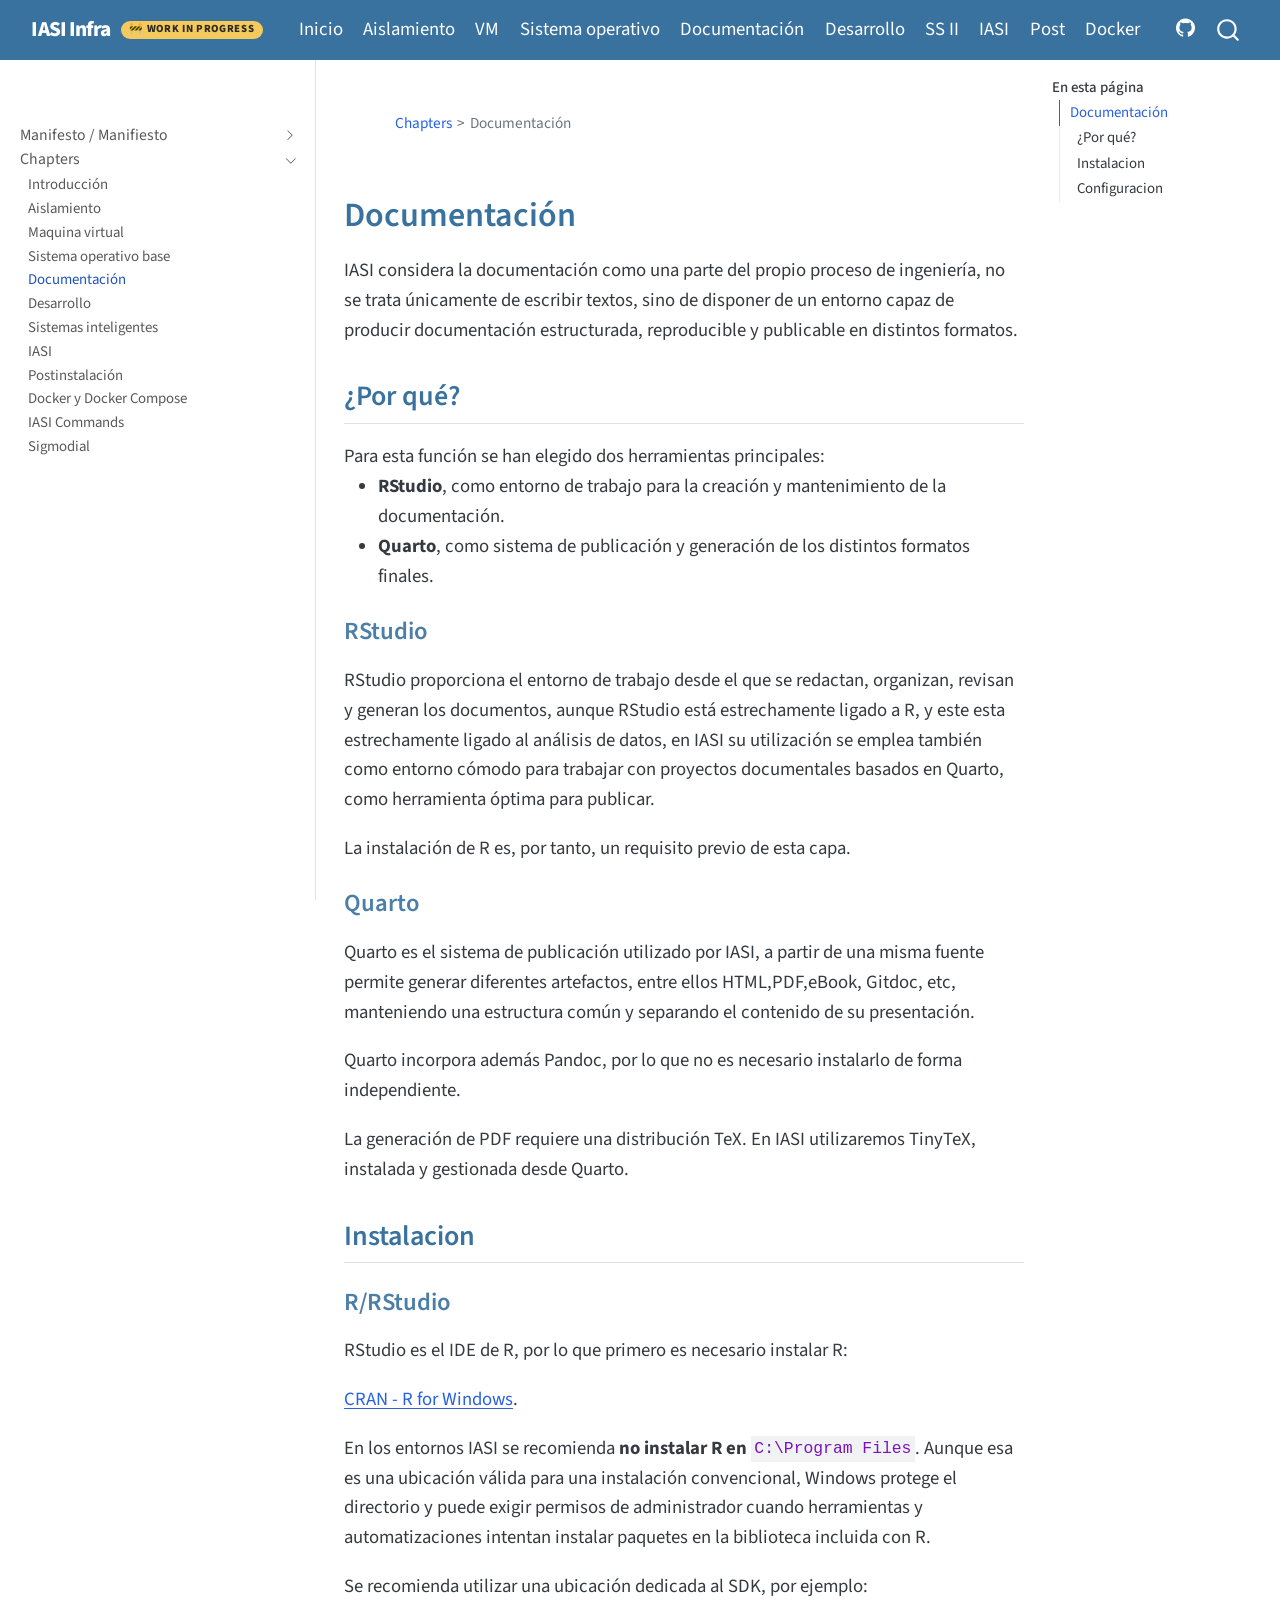
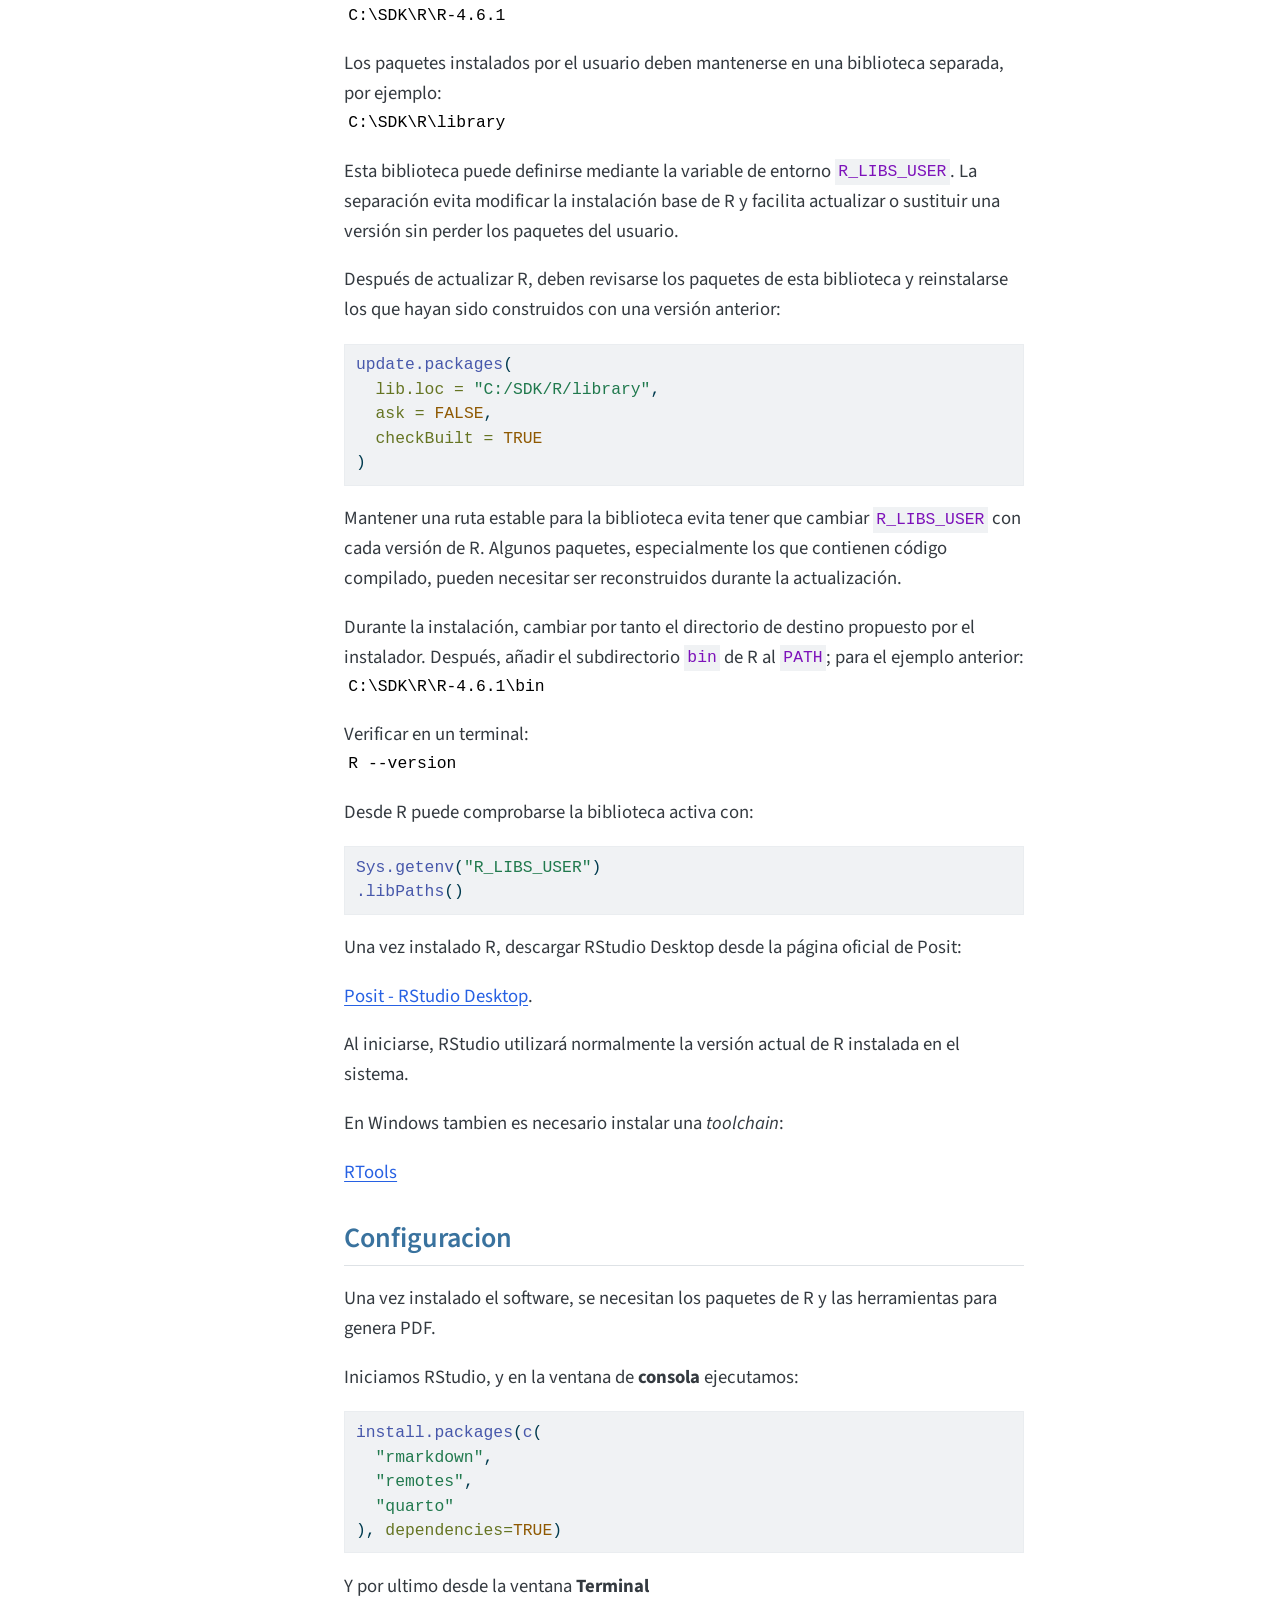
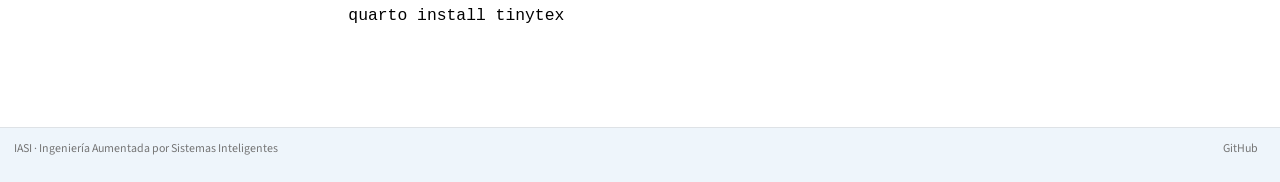
<file: publish/chapters/15-documentation.html>
<!DOCTYPE html>
<html xmlns="http://www.w3.org/1999/xhtml" lang="es" xml:lang="es">
<head>
<meta http-equiv="Content-Type" content="text/html; charset=UTF-8">
<meta charset="utf-8">
<meta name="generator" content="quarto-1.10.18">
<meta name="viewport" content="width=device-width, initial-scale=1.0, user-scalable=yes">
<title>documentation – IASI Infra</title>
<style>
/* Default styles provided by pandoc.
** See https://pandoc.org/MANUAL.html#variables-for-html for config info.
*/
span.smallcaps{font-variant: small-caps;}
div.columns{display: flex; gap: 1.5em;}
div.column{flex: auto;}
@media screen {
div.columns{gap: min(4vw, 1.5em);}
div.column{overflow-x: auto;}
}
div.hanging-indent{margin-left: 1.5em; text-indent: -1.5em;}
ul.task-list{list-style: none;}
ul.task-list li input[type="checkbox"] {
  width: 0.8em;
  margin: 0 0.8em 0.2em -1em; /* quarto-specific, see https://github.com/quarto-dev/quarto-cli/issues/4556 */ 
  vertical-align: middle;
}
/* CSS for syntax highlighting */
html { -webkit-text-size-adjust: 100%; }
pre > code.sourceCode { white-space: pre; position: relative; }
pre > code.sourceCode > span { display: inline-block; line-height: 1.25; }
pre > code.sourceCode > span:empty { height: 1.2em; }
.sourceCode { overflow: visible; }
code.sourceCode > span { color: inherit; text-decoration: inherit; }
div.sourceCode { margin: 1em 0; }
pre.sourceCode { margin: 0; }
@media screen {
div.sourceCode { overflow: auto; }
}
@media print {
pre > code.sourceCode { white-space: pre-wrap; }
pre > code.sourceCode > span { text-indent: -5em; padding-left: 5em; }
}
pre.numberSource code
  { counter-reset: source-line 0; }
pre.numberSource code > span
  { position: relative; left: -4em; counter-increment: source-line; }
pre.numberSource code > span > a:first-child::before
  { content: counter(source-line);
    position: relative; left: -1em; text-align: right; vertical-align: baseline;
    border: none; display: inline-block;
    -webkit-touch-callout: none; -webkit-user-select: none;
    -khtml-user-select: none; -moz-user-select: none;
    -ms-user-select: none; user-select: none;
    padding: 0 4px; width: 4em;
  }
pre.numberSource { margin-left: 3em;  padding-left: 4px; }
div.sourceCode
  {   }
@media screen {
pre > code.sourceCode > span > a:first-child::before { text-decoration: underline; }
}
</style>
<script src="../site_libs/quarto-nav/quarto-nav.js"></script><script src="../site_libs/quarto-nav/headroom.min.js"></script><script src="../site_libs/clipboard/clipboard.min.js"></script><script src="../site_libs/quarto-search/autocomplete.umd.js"></script><script src="../site_libs/quarto-search/fuse.min.js"></script><script src="../site_libs/quarto-search/quarto-search.js"></script><meta name="quarto:offset" content="../">
<script src="../site_libs/quarto-html/quarto.js" type="module"></script><script src="../site_libs/quarto-html/tabsets/tabsets.js" type="module"></script><script src="../site_libs/quarto-html/popper.min.js"></script><script src="../site_libs/quarto-html/tippy.umd.min.js"></script><script src="../site_libs/quarto-html/anchor.min.js"></script><link href="../site_libs/quarto-html/tippy.css" rel="stylesheet">
<link href="../site_libs/quarto-html/quarto-syntax-highlighting-64a204ab8560d761af7679ceaba22944.css" rel="stylesheet" id="quarto-text-highlighting-styles">
<script src="../site_libs/bootstrap/bootstrap.min.js"></script><link href="../site_libs/bootstrap/bootstrap-icons.css" rel="stylesheet">
<link href="../site_libs/bootstrap/bootstrap-066f6ffa7eb3b5c3922307862953997a.min.css" rel="stylesheet" append-hash="true" id="quarto-bootstrap" data-mode="light">
<script id="quarto-search-options" type="application/json">{
  "location": "navbar",
  "copy-button": false,
  "collapse-after": 3,
  "panel-placement": "end",
  "type": "overlay",
  "limit": 50,
  "keyboard-shortcut": [
    "f",
    "/",
    "s"
  ],
  "show-item-context": false,
  "language": {
    "search-no-results-text": "No se han encontrado resultados",
    "search-matching-documents-text": "documentos encontrados",
    "search-copy-link-title": "Copiar el enlace en la búsqueda",
    "search-hide-matches-text": "Ocultar resultados adicionales",
    "search-more-match-text": "resultado adicional en este documento",
    "search-more-matches-text": "resultados adicionales en este documento",
    "search-clear-button-title": "Borrar",
    "search-text-placeholder": "",
    "search-detached-cancel-button-title": "Cancelar",
    "search-submit-button-title": "Enviar",
    "search-label": "Buscar"
  }
}</script>
</head>
<body class="nav-sidebar docked nav-fixed quarto-light">

<div id="quarto-search-results"></div>
  <header id="quarto-header" class="headroom fixed-top"><nav class="navbar navbar-expand-lg " data-bs-theme="dark"><div class="navbar-container container-fluid">
      <div class="navbar-brand-container mx-auto">
    <a class="navbar-brand" href="../index.html">
    <span class="navbar-title">IASI Infra</span>
    </a>
  </div>
            <div id="quarto-search" class="" title="Buscar"></div>
          <button class="navbar-toggler" type="button" data-bs-toggle="collapse" data-bs-target="#navbarCollapse" aria-controls="navbarCollapse" role="menu" aria-expanded="false" aria-label="Navegación de palanca" onclick="if (window.quartoToggleHeadroom) { window.quartoToggleHeadroom(); }">
  <span class="navbar-toggler-icon"></span>
</button>
          <div class="collapse navbar-collapse" id="navbarCollapse">
            <ul class="navbar-nav navbar-nav-scroll me-auto">
<li class="nav-item">
    <a class="nav-link" href="../index.html"> 
<span class="menu-text">Inicio</span></a>
  </li>  
  <li class="nav-item">
    <a class="nav-link active" href="../chapters/12-isolation.html" aria-current="page"> 
<span class="menu-text">Aislamiento</span></a>
  </li>  
  <li class="nav-item">
    <a class="nav-link" href="../chapters/13-vm.html"> 
<span class="menu-text">VM</span></a>
  </li>  
  <li class="nav-item">
    <a class="nav-link" href="../chapters/14-so-base.html"> 
<span class="menu-text">Sistema operativo</span></a>
  </li>  
  <li class="nav-item">
    <a class="nav-link" href="../chapters/15-documentation.html"> 
<span class="menu-text">Documentación</span></a>
  </li>  
  <li class="nav-item">
    <a class="nav-link" href="../chapters/16-desarrollo.html"> 
<span class="menu-text">Desarrollo</span></a>
  </li>  
  <li class="nav-item">
    <a class="nav-link" href="../chapters/17-sistemas-inteligentes.html"> 
<span class="menu-text">SS II</span></a>
  </li>  
  <li class="nav-item">
    <a class="nav-link" href="../chapters/18-iasi.html"> 
<span class="menu-text">IASI</span></a>
  </li>  
  <li class="nav-item">
    <a class="nav-link" href="../chapters/19-postinstalacion.html"> 
<span class="menu-text">Post</span></a>
  </li>  
  <li class="nav-item">
    <a class="nav-link" href="../chapters/20-docker.html"> 
<span class="menu-text">Docker</span></a>
  </li>  
</ul>
<ul class="navbar-nav navbar-nav-scroll ms-auto">
<li class="nav-item compact">
    <a class="nav-link" href="https://github.com/iasi-org/iasi-infra"> <i class="bi bi-github" role="img" aria-label="GitHub">
</i> 
<span class="menu-text"></span></a>
  </li>  
</ul>
</div> <!-- /navcollapse -->
            <div class="quarto-navbar-tools">
</div>
      </div> <!-- /container-fluid -->
    </nav><nav class="quarto-secondary-nav"><div class="container-fluid d-flex">
      <button type="button" class="quarto-btn-toggle btn" data-bs-toggle="collapse" role="button" data-bs-target=".quarto-sidebar-collapse-item" aria-controls="quarto-sidebar" aria-expanded="false" aria-label="Alternar barra lateral" onclick="if (window.quartoToggleHeadroom) { window.quartoToggleHeadroom(); }">
        <i class="bi bi-layout-text-sidebar-reverse"></i>
      </button>
        <nav class="quarto-page-breadcrumbs" aria-label="breadcrumb"><ol class="breadcrumb">
<li class="breadcrumb-item"><a href="../chapters/11-intro.html">Chapters</a></li>
<li class="breadcrumb-item"><a href="../chapters/15-documentation.html">Documentación</a></li>
</ol></nav><a class="flex-grow-1" role="navigation" data-bs-toggle="collapse" data-bs-target=".quarto-sidebar-collapse-item" aria-controls="quarto-sidebar" aria-expanded="false" aria-label="Alternar barra lateral" onclick="if (window.quartoToggleHeadroom) { window.quartoToggleHeadroom(); }">      
        </a>
      <button type="button" class="btn quarto-search-button" aria-label="Buscar" onclick="window.quartoOpenSearch();">
        <i class="bi bi-search"></i>
      </button>
    </div>
  </nav></header><!-- content --><div id="quarto-content" class="quarto-container page-columns page-rows-contents page-layout-article page-navbar">
<!-- sidebar -->
  <nav id="quarto-sidebar" class="sidebar collapse collapse-horizontal quarto-sidebar-collapse-item sidebar-navigation docked overflow-auto"><div class="mt-2 flex-shrink-0 align-items-center">
        <div class="sidebar-search">
        <div id="quarto-search" class="" title="Buscar"></div>
        </div>
        </div>
    <div class="sidebar-menu-container"> 
    <ul class="list-unstyled mt-1">
<li class="sidebar-item sidebar-item-section">
  <div class="sidebar-item-container"> 
  <a href="../01-manifesto-bilingual.html" class="sidebar-item-text sidebar-link">
 <span class="menu-text">Manifesto / Manifiesto</span></a>
  <a class="sidebar-item-toggle text-start collapsed" data-bs-toggle="collapse" data-bs-target="#iasi-sidebar--01-manifesto-bilingual-html" role="navigation" aria-expanded="false" aria-controls="iasi-sidebar--01-manifesto-bilingual-html" aria-label="Toggle section"><i class="bi bi-chevron-right ms-2"></i></a>
</div>
<ul id="iasi-sidebar--01-manifesto-bilingual-html" class="collapse list-unstyled sidebar-section depth2">
<li><a href="../01-manifesto-bilingual.html#manifesto-manifiesto" id="toc-manifesto-manifiesto" class="nav-link active" data-scroll-target="#manifesto-manifiesto">Manifesto / Manifiesto</a></li>
  </ul>
</li>
        <li class="sidebar-item sidebar-item-section">
      <div class="sidebar-item-container"> 
            <a class="sidebar-item-text sidebar-link text-start" data-bs-toggle="collapse" data-bs-target="#quarto-sidebar-section-1" role="navigation" aria-expanded="true">
 <span class="menu-text">Chapters</span></a>
          <a class="sidebar-item-toggle text-start" data-bs-toggle="collapse" data-bs-target="#quarto-sidebar-section-1" role="navigation" aria-expanded="true" aria-label="Alternar sección">
            <i class="bi bi-chevron-right ms-2"></i>
          </a> 
      </div>
      <ul id="quarto-sidebar-section-1" class="collapse list-unstyled sidebar-section depth1 show">
<li class="sidebar-item">
  <div class="sidebar-item-container"> 
  <a href="../chapters/11-intro.html" class="sidebar-item-text sidebar-link">
 <span class="menu-text">Introducción</span></a>
  </div>
</li>
          <li class="sidebar-item">
  <div class="sidebar-item-container"> 
  <a href="../chapters/12-isolation.html" class="sidebar-item-text sidebar-link">
 <span class="menu-text">Aislamiento</span></a>
  </div>
</li>
          <li class="sidebar-item">
  <div class="sidebar-item-container"> 
  <a href="../chapters/13-vm.html" class="sidebar-item-text sidebar-link">
 <span class="menu-text">Maquina virtual</span></a>
  </div>
</li>
          <li class="sidebar-item">
  <div class="sidebar-item-container"> 
  <a href="../chapters/14-so-base.html" class="sidebar-item-text sidebar-link">
 <span class="menu-text">Sistema operativo base</span></a>
  </div>
</li>
          <li class="sidebar-item">
  <div class="sidebar-item-container"> 
  <a href="../chapters/15-documentation.html" class="sidebar-item-text sidebar-link active">
 <span class="menu-text">Documentación</span></a>
  </div>
</li>
          <li class="sidebar-item">
  <div class="sidebar-item-container"> 
  <a href="../chapters/16-desarrollo.html" class="sidebar-item-text sidebar-link">
 <span class="menu-text">Desarrollo</span></a>
  </div>
</li>
          <li class="sidebar-item">
  <div class="sidebar-item-container"> 
  <a href="../chapters/17-sistemas-inteligentes.html" class="sidebar-item-text sidebar-link">
 <span class="menu-text">Sistemas inteligentes</span></a>
  </div>
</li>
          <li class="sidebar-item">
  <div class="sidebar-item-container"> 
  <a href="../chapters/18-iasi.html" class="sidebar-item-text sidebar-link">
 <span class="menu-text">IASI</span></a>
  </div>
</li>
          <li class="sidebar-item">
  <div class="sidebar-item-container"> 
  <a href="../chapters/19-postinstalacion.html" class="sidebar-item-text sidebar-link">
 <span class="menu-text">Postinstalación</span></a>
  </div>
</li>
          <li class="sidebar-item">
  <div class="sidebar-item-container"> 
  <a href="../chapters/20-docker.html" class="sidebar-item-text sidebar-link">
 <span class="menu-text">Docker y Docker Compose</span></a>
  </div>
</li>
          <li class="sidebar-item">
  <div class="sidebar-item-container"> 
  <a href="../chapters/21-commands.html" class="sidebar-item-text sidebar-link">
 <span class="menu-text">IASI Commands</span></a>
  </div>
</li>
          <li class="sidebar-item">
  <div class="sidebar-item-container"> 
  <a href="../chapters/99-sigmoidal.html" class="sidebar-item-text sidebar-link">
 <span class="menu-text">Sigmodial</span></a>
  </div>
</li>
      </ul>
</li>
    </ul>
</div>
</nav><div id="quarto-sidebar-glass" class="quarto-sidebar-collapse-item" data-bs-toggle="collapse" data-bs-target=".quarto-sidebar-collapse-item"></div>
<!-- margin-sidebar -->
    <div id="quarto-margin-sidebar" class="sidebar margin-sidebar">
        <nav id="TOC" role="doc-toc" class="toc-active"><h2 id="toc-title">En esta página</h2>
   
  <ul>
<li>
<a href="#documentaci%C3%B3n" id="toc-documentación" class="nav-link active" data-scroll-target="#documentación">Documentación</a>
  <ul class="collapse">
<li>
<a href="#por-qu%C3%A9" id="toc-por-qué" class="nav-link" data-scroll-target="#por-qué">¿Por qué?</a>
  <ul class="collapse">
<li><a href="#rstudio" id="toc-rstudio" class="nav-link" data-scroll-target="#rstudio">RStudio</a></li>
  <li><a href="#quarto" id="toc-quarto" class="nav-link" data-scroll-target="#quarto">Quarto</a></li>
  </ul>
</li>
  <li>
<a href="#instalacion" id="toc-instalacion" class="nav-link" data-scroll-target="#instalacion">Instalacion</a>
  <ul class="collapse">
<li><a href="#rrstudio" id="toc-rrstudio" class="nav-link" data-scroll-target="#rrstudio">R/RStudio</a></li>
  </ul>
</li>
  <li><a href="#configuracion" id="toc-configuracion" class="nav-link" data-scroll-target="#configuracion">Configuracion</a></li>
  </ul>
</li>
  </ul></nav>
</div>
<!-- main -->
<main class="content" id="quarto-document-content"><header id="title-block-header" class="quarto-title-block"><nav class="quarto-page-breadcrumbs quarto-title-breadcrumbs d-none d-lg-block" aria-label="breadcrumb"><ol class="breadcrumb">
<li class="breadcrumb-item"><a href="../chapters/11-intro.html">Chapters</a></li>
<li class="breadcrumb-item"><a href="../chapters/15-documentation.html">Documentación</a></li>
</ol></nav></header><section id="documentación" class="level1"><h1>Documentación</h1>
<p>IASI considera la documentación como una parte del propio proceso de ingeniería, no se trata únicamente de escribir textos, sino de disponer de un entorno capaz de producir documentación estructurada, reproducible y publicable en distintos formatos.</p>
<section id="por-qué" class="level2"><h2 class="anchored" data-anchor-id="por-qué">¿Por qué?</h2>
<p>Para esta función se han elegido dos herramientas principales:</p>
<ul>
<li>
<strong>RStudio</strong>, como entorno de trabajo para la creación y mantenimiento de la documentación.</li>
<li>
<strong>Quarto</strong>, como sistema de publicación y generación de los distintos formatos finales.</li>
</ul>
<section id="rstudio" class="level3"><h3 class="anchored" data-anchor-id="rstudio">RStudio</h3>
<p>RStudio proporciona el entorno de trabajo desde el que se redactan, organizan, revisan y generan los documentos, aunque RStudio está estrechamente ligado a R, y este esta estrechamente ligado al análisis de datos, en IASI su utilización se emplea también como entorno cómodo para trabajar con proyectos documentales basados en Quarto, como herramienta óptima para publicar.</p>
<p>La instalación de R es, por tanto, un requisito previo de esta capa.</p>
</section><section id="quarto" class="level3"><h3 class="anchored" data-anchor-id="quarto">Quarto</h3>
<p>Quarto es el sistema de publicación utilizado por IASI, a partir de una misma fuente permite generar diferentes artefactos, entre ellos HTML,PDF,eBook, Gitdoc, etc, manteniendo una estructura común y separando el contenido de su presentación.</p>
<p>Quarto incorpora además Pandoc, por lo que no es necesario instalarlo de forma independiente.</p>
<p>La generación de PDF requiere una distribución TeX. En IASI utilizaremos TinyTeX, instalada y gestionada desde Quarto.</p>
</section></section><section id="instalacion" class="level2"><h2 class="anchored" data-anchor-id="instalacion">Instalacion</h2>
<section id="rrstudio" class="level3"><h3 class="anchored" data-anchor-id="rrstudio">R/RStudio</h3>
<p>RStudio es el IDE de R, por lo que primero es necesario instalar R:</p>
<p><a href="https://cran.r-project.org/bin/windows/base/">CRAN - R for Windows</a>.</p>
<p>En los entornos IASI se recomienda <strong>no instalar R en <code>C:\Program Files</code></strong>. Aunque esa es una ubicación válida para una instalación convencional, Windows protege el directorio y puede exigir permisos de administrador cuando herramientas y automatizaciones intentan instalar paquetes en la biblioteca incluida con R.</p>
<p>Se recomienda utilizar una ubicación dedicada al SDK, por ejemplo:</p>
<pre class="text"><code>C:\SDK\R\R-4.6.1</code></pre>
<p>Los paquetes instalados por el usuario deben mantenerse en una biblioteca separada, por ejemplo:</p>
<pre class="text"><code>C:\SDK\R\library</code></pre>
<p>Esta biblioteca puede definirse mediante la variable de entorno <code>R_LIBS_USER</code>. La separación evita modificar la instalación base de R y facilita actualizar o sustituir una versión sin perder los paquetes del usuario.</p>
<p>Después de actualizar R, deben revisarse los paquetes de esta biblioteca y reinstalarse los que hayan sido construidos con una versión anterior:</p>
<div class="code-copy-outer-scaffold">
<div class="sourceCode" id="cb3"><pre class="sourceCode r code-with-copy"><code class="sourceCode r"><span id="cb3-1"><a href="#cb3-1" aria-hidden="true" tabindex="-1"></a><span class="fu">update.packages</span>(</span>
<span id="cb3-2"><a href="#cb3-2" aria-hidden="true" tabindex="-1"></a>  <span class="at">lib.loc =</span> <span class="st">"C:/SDK/R/library"</span>,</span>
<span id="cb3-3"><a href="#cb3-3" aria-hidden="true" tabindex="-1"></a>  <span class="at">ask =</span> <span class="cn">FALSE</span>,</span>
<span id="cb3-4"><a href="#cb3-4" aria-hidden="true" tabindex="-1"></a>  <span class="at">checkBuilt =</span> <span class="cn">TRUE</span></span>
<span id="cb3-5"><a href="#cb3-5" aria-hidden="true" tabindex="-1"></a>)</span></code></pre></div>
<button title="Copiar al portapapeles" class="code-copy-button"><i class="bi"></i></button>
</div>
<p>Mantener una ruta estable para la biblioteca evita tener que cambiar <code>R_LIBS_USER</code> con cada versión de R. Algunos paquetes, especialmente los que contienen código compilado, pueden necesitar ser reconstruidos durante la actualización.</p>
<p>Durante la instalación, cambiar por tanto el directorio de destino propuesto por el instalador. Después, añadir el subdirectorio <code>bin</code> de R al <code>PATH</code>; para el ejemplo anterior:</p>
<pre class="text"><code>C:\SDK\R\R-4.6.1\bin</code></pre>
<p>Verificar en un terminal:</p>
<pre><code>R --version</code></pre>
<p>Desde R puede comprobarse la biblioteca activa con:</p>
<div class="code-copy-outer-scaffold">
<div class="sourceCode" id="cb6"><pre class="sourceCode r code-with-copy"><code class="sourceCode r"><span id="cb6-1"><a href="#cb6-1" aria-hidden="true" tabindex="-1"></a><span class="fu">Sys.getenv</span>(<span class="st">"R_LIBS_USER"</span>)</span>
<span id="cb6-2"><a href="#cb6-2" aria-hidden="true" tabindex="-1"></a><span class="fu">.libPaths</span>()</span></code></pre></div>
<button title="Copiar al portapapeles" class="code-copy-button"><i class="bi"></i></button>
</div>
<p>Una vez instalado R, descargar RStudio Desktop desde la página oficial de Posit:</p>
<p><a href="https://posit.co/download/rstudio-desktop/">Posit - RStudio Desktop</a>.</p>
<p>Al iniciarse, RStudio utilizará normalmente la versión actual de R instalada en el sistema.</p>
<p>En Windows tambien es necesario instalar una <em>toolchain</em>:</p>
<p><a href="https://cran.r-project.org/bin/windows/Rtools/">RTools</a></p>
</section></section><section id="configuracion" class="level2"><h2 class="anchored" data-anchor-id="configuracion">Configuracion</h2>
<p>Una vez instalado el software, se necesitan los paquetes de R y las herramientas para genera PDF.</p>
<p>Iniciamos RStudio, y en la ventana de <strong>consola</strong> ejecutamos:</p>
<div class="code-copy-outer-scaffold">
<div class="sourceCode" id="cb7"><pre class="sourceCode r code-with-copy"><code class="sourceCode r"><span id="cb7-1"><a href="#cb7-1" aria-hidden="true" tabindex="-1"></a><span class="fu">install.packages</span>(<span class="fu">c</span>(</span>
<span id="cb7-2"><a href="#cb7-2" aria-hidden="true" tabindex="-1"></a>  <span class="st">"rmarkdown"</span>,</span>
<span id="cb7-3"><a href="#cb7-3" aria-hidden="true" tabindex="-1"></a>  <span class="st">"remotes"</span>,</span>
<span id="cb7-4"><a href="#cb7-4" aria-hidden="true" tabindex="-1"></a>  <span class="st">"quarto"</span></span>
<span id="cb7-5"><a href="#cb7-5" aria-hidden="true" tabindex="-1"></a>), <span class="at">dependencies=</span><span class="cn">TRUE</span>)</span></code></pre></div>
<button title="Copiar al portapapeles" class="code-copy-button"><i class="bi"></i></button>
</div>
<p>Y por ultimo desde la ventana <strong>Terminal</strong></p>
<pre><code>quarto install tinytex</code></pre>


</section></section></main><!-- /main --><script id="quarto-html-after-body" type="application/javascript">
  window.document.addEventListener("DOMContentLoaded", function (event) {
    const icon = "";
    const anchorJS = new window.AnchorJS();
    anchorJS.options = {
      placement: 'right',
      icon: icon
    };
    anchorJS.add('.anchored');
    const isCodeAnnotation = (el) => {
      for (const clz of el.classList) {
        if (clz.startsWith('code-annotation-')) {                     
          return true;
        }
      }
      return false;
    }
    const onCopySuccess = function(e) {
      // button target
      const button = e.trigger;
      // don't keep focus
      button.blur();
      // flash "checked"
      button.classList.add('code-copy-button-checked');
      var currentTitle = button.getAttribute("title");
      button.setAttribute("title", "Copiado");
      let tooltip;
      if (window.bootstrap) {
        button.setAttribute("data-bs-toggle", "tooltip");
        button.setAttribute("data-bs-placement", "left");
        button.setAttribute("data-bs-title", "Copiado");
        tooltip = new bootstrap.Tooltip(button, 
          { trigger: "manual", 
            customClass: "code-copy-button-tooltip",
            offset: [0, -8]});
        tooltip.show();    
      }
      setTimeout(function() {
        if (tooltip) {
          tooltip.hide();
          button.removeAttribute("data-bs-title");
          button.removeAttribute("data-bs-toggle");
          button.removeAttribute("data-bs-placement");
        }
        button.setAttribute("title", currentTitle);
        button.classList.remove('code-copy-button-checked');
      }, 1000);
      // clear code selection
      e.clearSelection();
    }
    const getTextToCopy = function(trigger) {
      const outerScaffold = trigger.parentElement.cloneNode(true);
      const codeEl = outerScaffold.querySelector('code');
      for (const childEl of codeEl.children) {
        if (isCodeAnnotation(childEl)) {
          childEl.remove();
        }
      }
      return codeEl.innerText;
    }
    const clipboard = new window.ClipboardJS('.code-copy-button:not([data-in-quarto-modal])', {
      text: getTextToCopy
    });
    clipboard.on('success', onCopySuccess);
    if (window.document.getElementById('quarto-embedded-source-code-modal')) {
      const clipboardModal = new window.ClipboardJS('.code-copy-button[data-in-quarto-modal]', {
        text: getTextToCopy,
        container: window.document.getElementById('quarto-embedded-source-code-modal')
      });
      clipboardModal.on('success', onCopySuccess);
    }
      var localhostRegex = new RegExp(/^(?:http|https):\/\/localhost\:?[0-9]*\//);
      var mailtoRegex = new RegExp(/^mailto:/);
        var filterRegex = new RegExp('/' + window.location.host + '/');
      var isInternal = (href) => {
          return filterRegex.test(href) || localhostRegex.test(href) || mailtoRegex.test(href);
      }
      // Inspect non-navigation links and adorn them if external
     var links = window.document.querySelectorAll('a[href]:not(.nav-link):not(.navbar-brand):not(.toc-action):not(.sidebar-link):not(.sidebar-item-toggle):not(.pagination-link):not(.no-external):not([aria-hidden]):not(.dropdown-item):not(.quarto-navigation-tool):not(.about-link)');
      for (var i=0; i<links.length; i++) {
        const link = links[i];
        if (!isInternal(link.href)) {
          // undo the damage that might have been done by quarto-nav.js in the case of
          // links that we want to consider external
          if (link.dataset.originalHref !== undefined) {
            link.href = link.dataset.originalHref;
          }
        }
      }
    function tippyHover(el, contentFn, onTriggerFn, onUntriggerFn) {
      const config = {
        allowHTML: true,
        maxWidth: 500,
        delay: 100,
        arrow: false,
        appendTo: function(el) {
            return el.parentElement;
        },
        interactive: true,
        interactiveBorder: 10,
        theme: 'quarto',
        placement: 'bottom-start',
      };
      if (contentFn) {
        config.content = contentFn;
      }
      if (onTriggerFn) {
        config.onTrigger = onTriggerFn;
      }
      if (onUntriggerFn) {
        config.onUntrigger = onUntriggerFn;
      }
      window.tippy(el, config); 
    }
    const noterefs = window.document.querySelectorAll('a[role="doc-noteref"]');
    for (var i=0; i<noterefs.length; i++) {
      const ref = noterefs[i];
      tippyHover(ref, function() {
        // use id or data attribute instead here
        let href = ref.getAttribute('data-footnote-href') || ref.getAttribute('href');
        try { href = new URL(href).hash; } catch {}
        const id = href.replace(/^#\/?/, "");
        const note = window.document.getElementById(id);
        if (note) {
          return note.innerHTML;
        } else {
          return "";
        }
      });
    }
    const xrefs = window.document.querySelectorAll('a.quarto-xref');
    const processXRef = (id, note) => {
      // Strip column container classes
      const stripColumnClz = (el) => {
        el.classList.remove("page-full", "page-columns");
        if (el.children) {
          for (const child of el.children) {
            stripColumnClz(child);
          }
        }
      }
      stripColumnClz(note)
      if (id === null || id.startsWith('sec-')) {
        // Special case sections, only their first couple elements
        const container = document.createElement("div");
        if (note.children && note.children.length > 2) {
          container.appendChild(note.children[0].cloneNode(true));
          for (let i = 1; i < note.children.length; i++) {
            const child = note.children[i];
            if (child.tagName === "P" && child.innerText === "") {
              continue;
            } else {
              container.appendChild(child.cloneNode(true));
              break;
            }
          }
          if (window.Quarto?.typesetMath) {
            window.Quarto.typesetMath(container);
          }
          return container.innerHTML
        } else {
          if (window.Quarto?.typesetMath) {
            window.Quarto.typesetMath(note);
          }
          return note.innerHTML;
        }
      } else {
        // Remove any anchor links if they are present
        const anchorLink = note.querySelector('a.anchorjs-link');
        if (anchorLink) {
          anchorLink.remove();
        }
        if (window.Quarto?.typesetMath) {
          window.Quarto.typesetMath(note);
        }
        if (note.classList.contains("callout")) {
          return note.outerHTML;
        } else {
          return note.innerHTML;
        }
      }
    }
    for (var i=0; i<xrefs.length; i++) {
      const xref = xrefs[i];
      tippyHover(xref, undefined, function(instance) {
        instance.disable();
        let url = xref.getAttribute('href');
        let hash = undefined; 
        if (url.startsWith('#')) {
          hash = url;
        } else {
          try { hash = new URL(url).hash; } catch {}
        }
        if (hash) {
          const id = hash.replace(/^#\/?/, "");
          const note = window.document.getElementById(id);
          if (note !== null) {
            try {
              const html = processXRef(id, note.cloneNode(true));
              instance.setContent(html);
            } finally {
              instance.enable();
              instance.show();
            }
          } else {
            // See if we can fetch this
            fetch(url.split('#')[0])
            .then(res => res.text())
            .then(html => {
              const parser = new DOMParser();
              const htmlDoc = parser.parseFromString(html, "text/html");
              const note = htmlDoc.getElementById(id);
              if (note !== null) {
                const html = processXRef(id, note);
                instance.setContent(html);
              } 
            }).finally(() => {
              instance.enable();
              instance.show();
            });
          }
        } else {
          // See if we can fetch a full url (with no hash to target)
          // This is a special case and we should probably do some content thinning / targeting
          fetch(url)
          .then(res => res.text())
          .then(html => {
            const parser = new DOMParser();
            const htmlDoc = parser.parseFromString(html, "text/html");
            const note = htmlDoc.querySelector('main.content');
            if (note !== null) {
              // This should only happen for chapter cross references
              // (since there is no id in the URL)
              // remove the first header
              if (note.children.length > 0 && note.children[0].tagName === "HEADER") {
                note.children[0].remove();
              }
              const html = processXRef(null, note);
              instance.setContent(html);
            } 
          }).finally(() => {
            instance.enable();
            instance.show();
          });
        }
      }, function(instance) {
      });
    }
        let selectedAnnoteEl;
        const selectorForAnnotation = ( cell, annotation) => {
          let cellAttr = 'data-code-cell="' + cell + '"';
          let lineAttr = 'data-code-annotation="' +  annotation + '"';
          const selector = 'span[' + cellAttr + '][' + lineAttr + ']';
          return selector;
        }
        const selectCodeLines = (annoteEl) => {
          const doc = window.document;
          const targetCell = annoteEl.getAttribute("data-target-cell");
          const targetAnnotation = annoteEl.getAttribute("data-target-annotation");
          const annoteSpan = window.document.querySelector(selectorForAnnotation(targetCell, targetAnnotation));
          const lines = annoteSpan.getAttribute("data-code-lines").split(",");
          const lineIds = lines.map((line) => {
            return targetCell + "-" + line;
          })
          let top = null;
          let height = null;
          let parent = null;
          if (lineIds.length > 0) {
              //compute the position of the single el (top and bottom and make a div)
              const el = window.document.getElementById(lineIds[0]);
              top = el.offsetTop;
              height = el.offsetHeight;
              parent = el.parentElement.parentElement;
            if (lineIds.length > 1) {
              const lastEl = window.document.getElementById(lineIds[lineIds.length - 1]);
              const bottom = lastEl.offsetTop + lastEl.offsetHeight;
              height = bottom - top;
            }
            if (top !== null && height !== null && parent !== null) {
              // cook up a div (if necessary) and position it 
              let div = window.document.getElementById("code-annotation-line-highlight");
              if (div === null) {
                div = window.document.createElement("div");
                div.setAttribute("id", "code-annotation-line-highlight");
                div.style.position = 'absolute';
                parent.appendChild(div);
              }
              div.style.top = top - 2 + "px";
              div.style.height = height + 4 + "px";
              div.style.left = 0;
              let gutterDiv = window.document.getElementById("code-annotation-line-highlight-gutter");
              if (gutterDiv === null) {
                gutterDiv = window.document.createElement("div");
                gutterDiv.setAttribute("id", "code-annotation-line-highlight-gutter");
                gutterDiv.style.position = 'absolute';
                const codeCell = window.document.getElementById(targetCell);
                const gutter = codeCell.querySelector('.code-annotation-gutter');
                gutter.appendChild(gutterDiv);
              }
              gutterDiv.style.top = top - 2 + "px";
              gutterDiv.style.height = height + 4 + "px";
            }
            selectedAnnoteEl = annoteEl;
          }
        };
        const unselectCodeLines = () => {
          const elementsIds = ["code-annotation-line-highlight", "code-annotation-line-highlight-gutter"];
          elementsIds.forEach((elId) => {
            const div = window.document.getElementById(elId);
            if (div) {
              div.remove();
            }
          });
          selectedAnnoteEl = undefined;
        };
          // Handle positioning of the toggle
      window.addEventListener(
        "resize",
        throttle(() => {
          elRect = undefined;
          if (selectedAnnoteEl) {
            selectCodeLines(selectedAnnoteEl);
          }
        }, 10)
      );
      function throttle(fn, ms) {
      let throttle = false;
      let timer;
        return (...args) => {
          if(!throttle) { // first call gets through
              fn.apply(this, args);
              throttle = true;
          } else { // all the others get throttled
              if(timer) clearTimeout(timer); // cancel #2
              timer = setTimeout(() => {
                fn.apply(this, args);
                timer = throttle = false;
              }, ms);
          }
        };
      }
        // Attach click handler to the DT
        const annoteDls = window.document.querySelectorAll('dt[data-target-cell]');
        for (const annoteDlNode of annoteDls) {
          annoteDlNode.addEventListener('click', (event) => {
            const clickedEl = event.target;
            if (clickedEl !== selectedAnnoteEl) {
              unselectCodeLines();
              const activeEl = window.document.querySelector('dt[data-target-cell].code-annotation-active');
              if (activeEl) {
                activeEl.classList.remove('code-annotation-active');
              }
              selectCodeLines(clickedEl);
              clickedEl.classList.add('code-annotation-active');
            } else {
              // Unselect the line
              unselectCodeLines();
              clickedEl.classList.remove('code-annotation-active');
            }
          });
        }
    const findCites = (el) => {
      const parentEl = el.parentElement;
      if (parentEl) {
        const cites = parentEl.dataset.cites;
        if (cites) {
          return {
            el,
            cites: cites.split(' ')
          };
        } else {
          return findCites(el.parentElement)
        }
      } else {
        return undefined;
      }
    };
    var bibliorefs = window.document.querySelectorAll('a[role="doc-biblioref"]');
    for (var i=0; i<bibliorefs.length; i++) {
      const ref = bibliorefs[i];
      const citeInfo = findCites(ref);
      if (citeInfo) {
        tippyHover(citeInfo.el, function() {
          var popup = window.document.createElement('div');
          citeInfo.cites.forEach(function(cite) {
            var citeDiv = window.document.createElement('div');
            citeDiv.classList.add('hanging-indent');
            citeDiv.classList.add('csl-entry');
            var biblioDiv = window.document.getElementById('ref-' + cite);
            if (biblioDiv) {
              citeDiv.innerHTML = biblioDiv.innerHTML;
            }
            popup.appendChild(citeDiv);
          });
          return popup.innerHTML;
        });
      }
    }
  });
  </script>
</div> <!-- /content -->
<footer class="footer"><div class="nav-footer">
    <div class="nav-footer-left">
<p>IASI · Ingeniería Aumentada por Sistemas Inteligentes</p>
</div>   
    <div class="nav-footer-center">
       
    </div>
    <div class="nav-footer-right">
      <ul class="footer-items list-unstyled">
<li class="nav-item">
    <a class="nav-link" href="https://github.com/iasi-org">
<p>GitHub</p>
</a>
  </li>  
</ul>
</div>
  </div>
</footer>
</body>
</html>
</file>
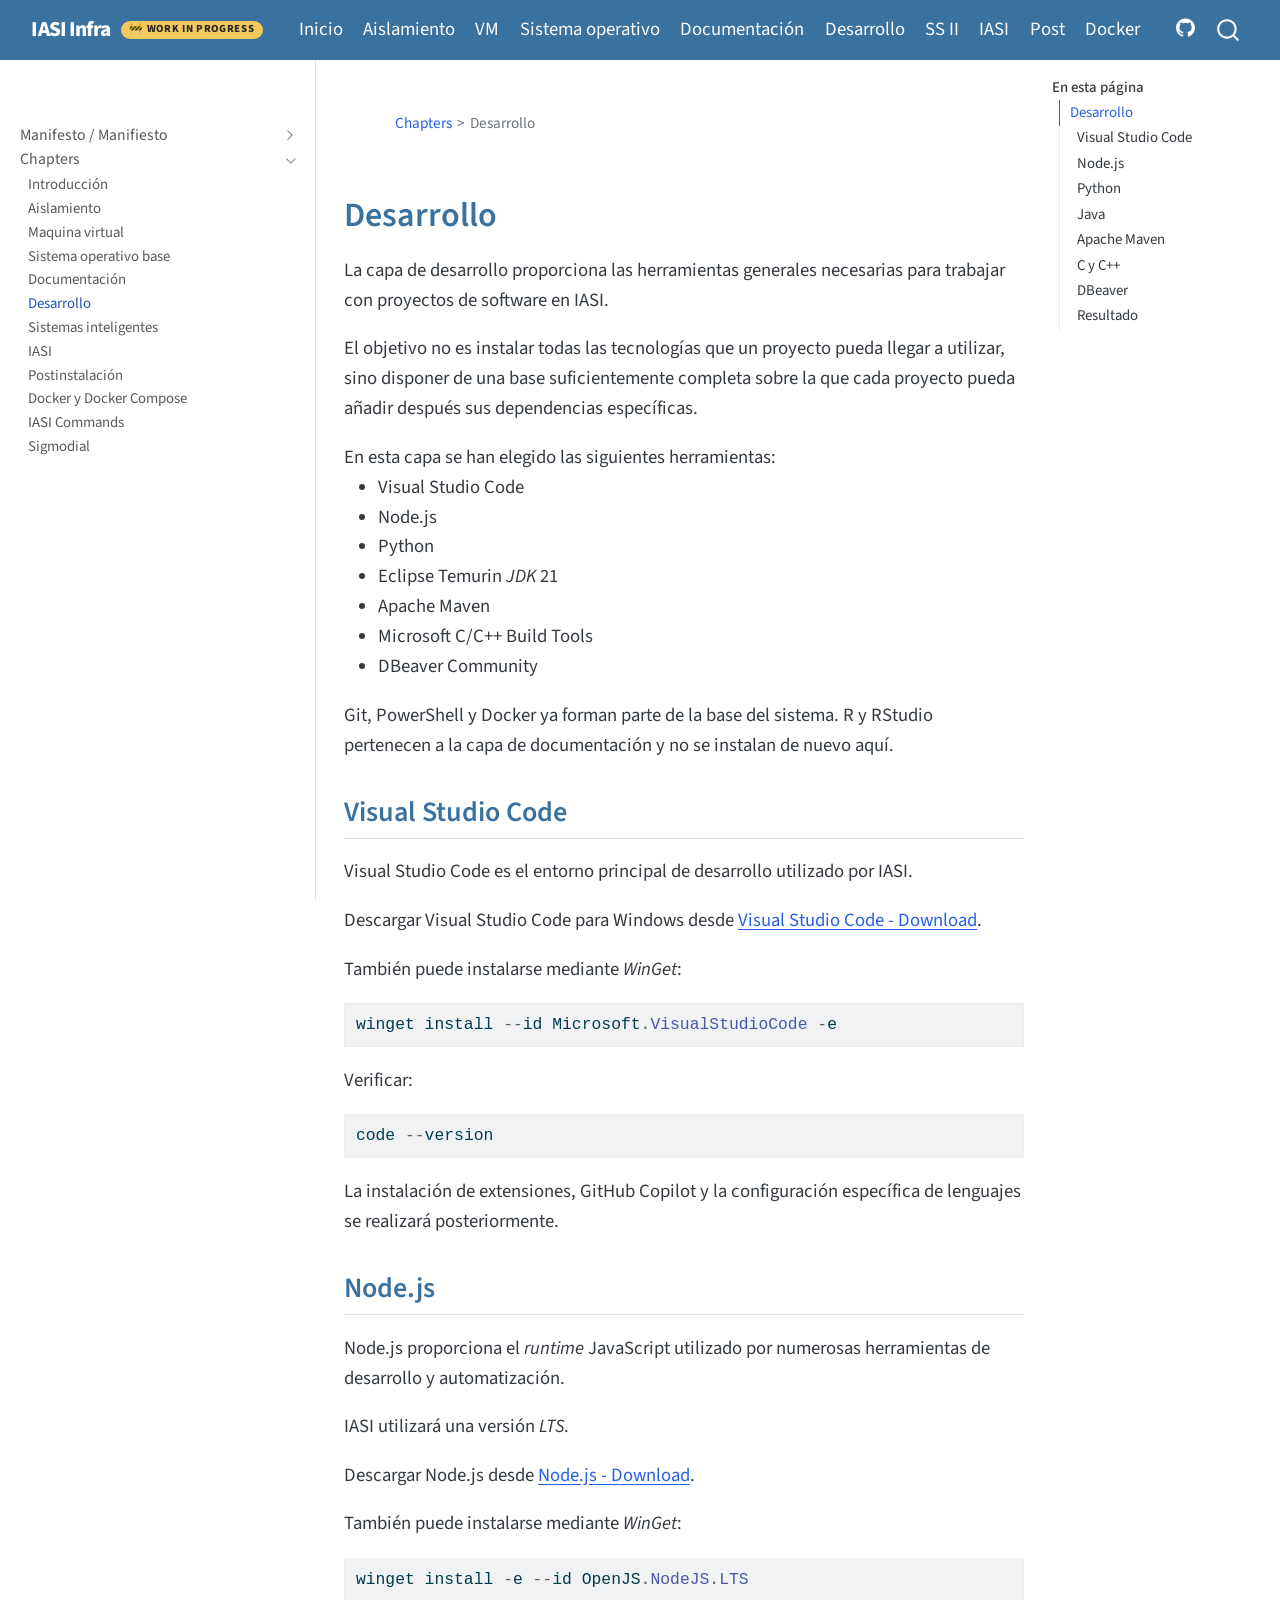
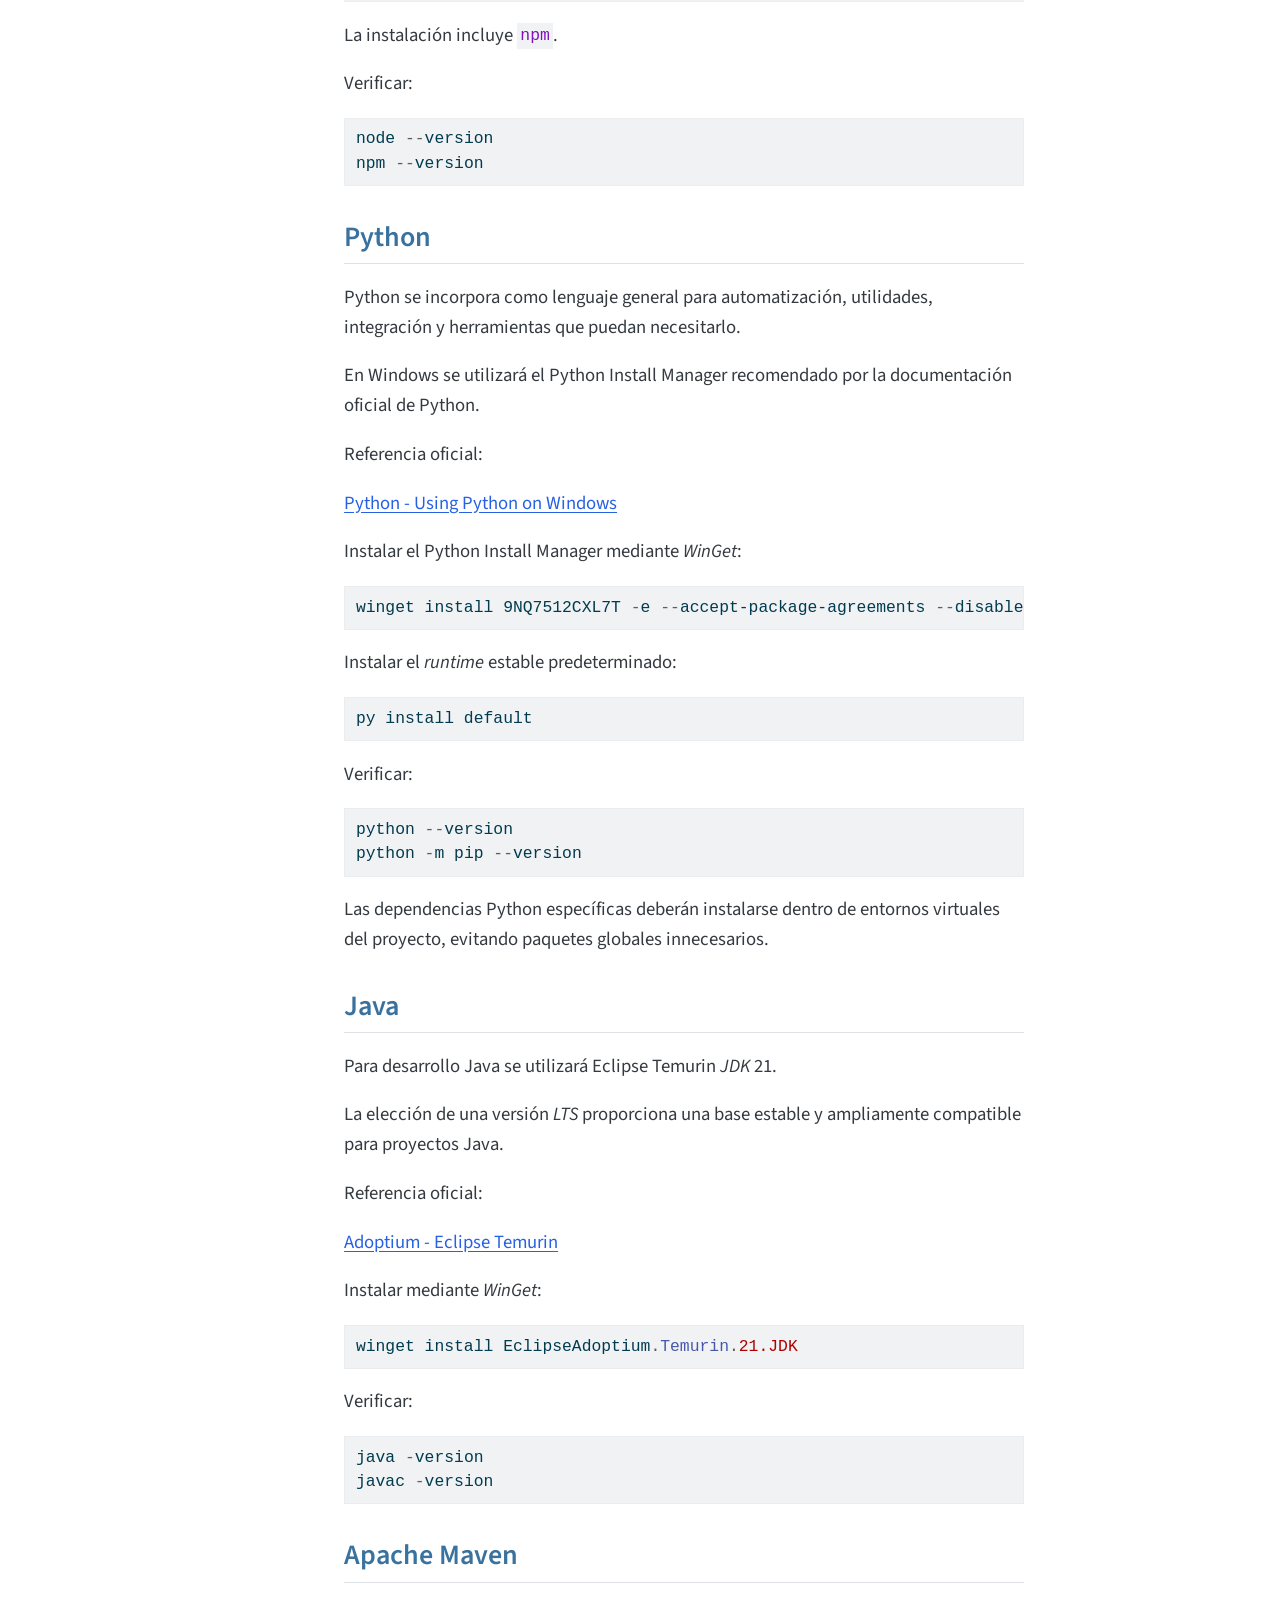
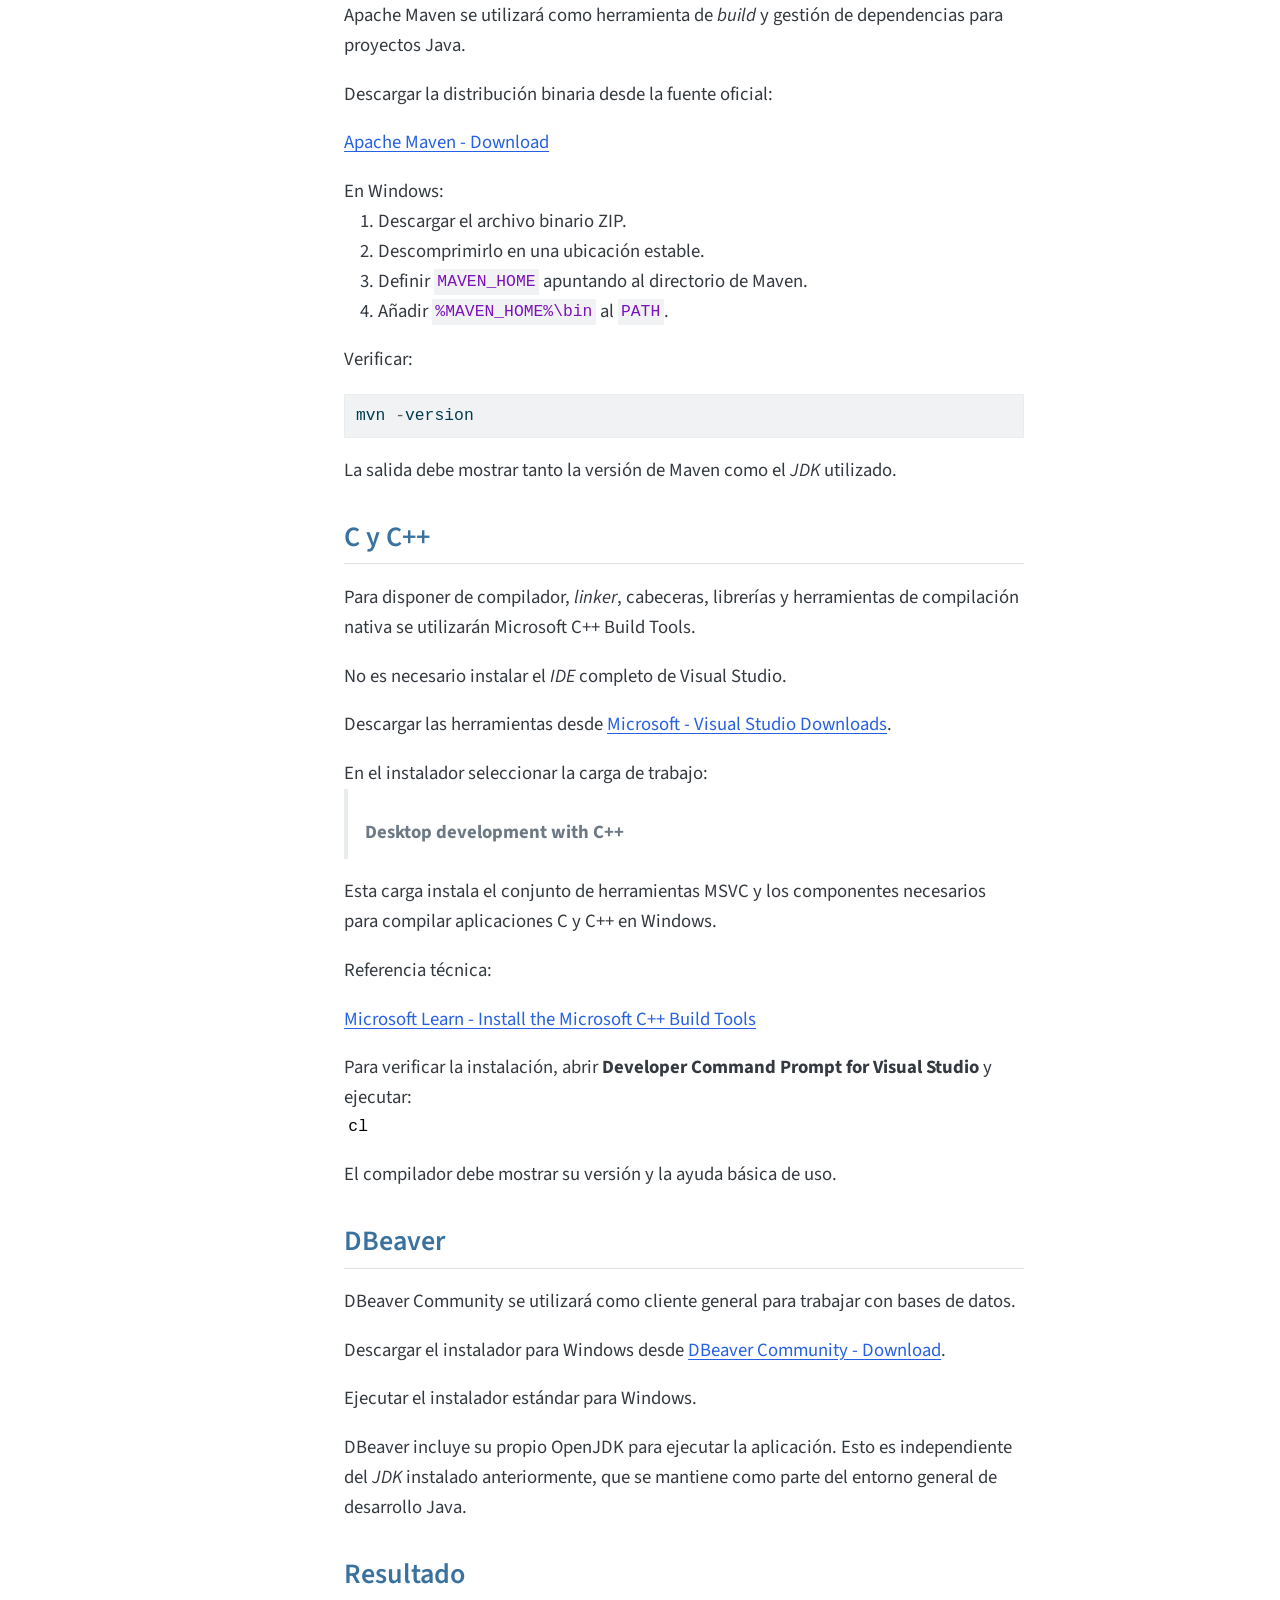
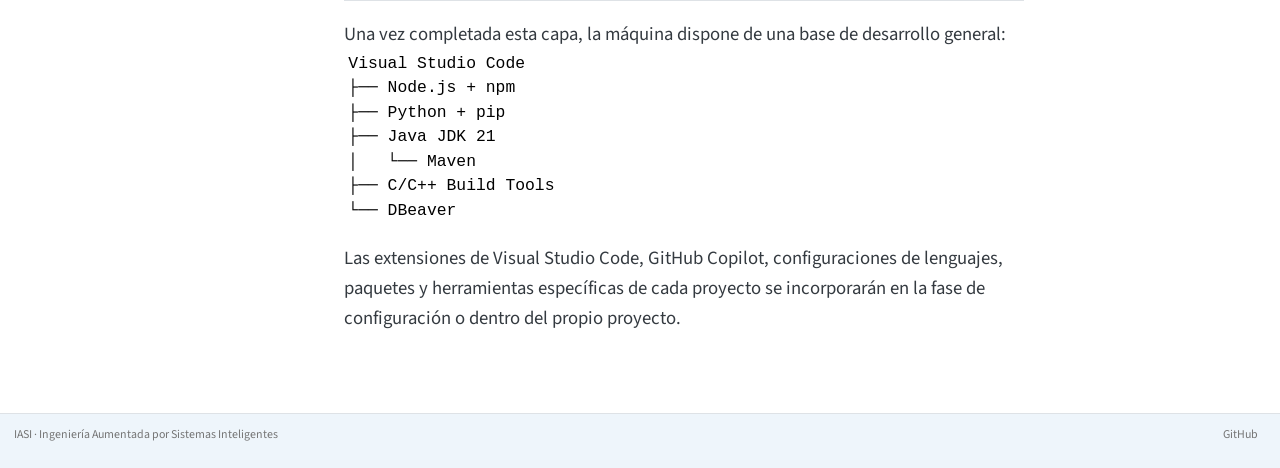
<file: publish/chapters/16-desarrollo.html>
<!DOCTYPE html>
<html xmlns="http://www.w3.org/1999/xhtml" lang="es" xml:lang="es">
<head>
<meta http-equiv="Content-Type" content="text/html; charset=UTF-8">
<meta charset="utf-8">
<meta name="generator" content="quarto-1.10.18">
<meta name="viewport" content="width=device-width, initial-scale=1.0, user-scalable=yes">
<title>desarrollo – IASI Infra</title>
<style>
/* Default styles provided by pandoc.
** See https://pandoc.org/MANUAL.html#variables-for-html for config info.
*/
span.smallcaps{font-variant: small-caps;}
div.columns{display: flex; gap: 1.5em;}
div.column{flex: auto;}
@media screen {
div.columns{gap: min(4vw, 1.5em);}
div.column{overflow-x: auto;}
}
div.hanging-indent{margin-left: 1.5em; text-indent: -1.5em;}
ul.task-list{list-style: none;}
ul.task-list li input[type="checkbox"] {
  width: 0.8em;
  margin: 0 0.8em 0.2em -1em; /* quarto-specific, see https://github.com/quarto-dev/quarto-cli/issues/4556 */ 
  vertical-align: middle;
}
/* CSS for syntax highlighting */
html { -webkit-text-size-adjust: 100%; }
pre > code.sourceCode { white-space: pre; position: relative; }
pre > code.sourceCode > span { display: inline-block; line-height: 1.25; }
pre > code.sourceCode > span:empty { height: 1.2em; }
.sourceCode { overflow: visible; }
code.sourceCode > span { color: inherit; text-decoration: inherit; }
div.sourceCode { margin: 1em 0; }
pre.sourceCode { margin: 0; }
@media screen {
div.sourceCode { overflow: auto; }
}
@media print {
pre > code.sourceCode { white-space: pre-wrap; }
pre > code.sourceCode > span { text-indent: -5em; padding-left: 5em; }
}
pre.numberSource code
  { counter-reset: source-line 0; }
pre.numberSource code > span
  { position: relative; left: -4em; counter-increment: source-line; }
pre.numberSource code > span > a:first-child::before
  { content: counter(source-line);
    position: relative; left: -1em; text-align: right; vertical-align: baseline;
    border: none; display: inline-block;
    -webkit-touch-callout: none; -webkit-user-select: none;
    -khtml-user-select: none; -moz-user-select: none;
    -ms-user-select: none; user-select: none;
    padding: 0 4px; width: 4em;
  }
pre.numberSource { margin-left: 3em;  padding-left: 4px; }
div.sourceCode
  {   }
@media screen {
pre > code.sourceCode > span > a:first-child::before { text-decoration: underline; }
}
</style>
<script src="../site_libs/quarto-nav/quarto-nav.js"></script><script src="../site_libs/quarto-nav/headroom.min.js"></script><script src="../site_libs/clipboard/clipboard.min.js"></script><script src="../site_libs/quarto-search/autocomplete.umd.js"></script><script src="../site_libs/quarto-search/fuse.min.js"></script><script src="../site_libs/quarto-search/quarto-search.js"></script><meta name="quarto:offset" content="../">
<script src="../site_libs/quarto-html/quarto.js" type="module"></script><script src="../site_libs/quarto-html/tabsets/tabsets.js" type="module"></script><script src="../site_libs/quarto-html/popper.min.js"></script><script src="../site_libs/quarto-html/tippy.umd.min.js"></script><script src="../site_libs/quarto-html/anchor.min.js"></script><link href="../site_libs/quarto-html/tippy.css" rel="stylesheet">
<link href="../site_libs/quarto-html/quarto-syntax-highlighting-64a204ab8560d761af7679ceaba22944.css" rel="stylesheet" id="quarto-text-highlighting-styles">
<script src="../site_libs/bootstrap/bootstrap.min.js"></script><link href="../site_libs/bootstrap/bootstrap-icons.css" rel="stylesheet">
<link href="../site_libs/bootstrap/bootstrap-066f6ffa7eb3b5c3922307862953997a.min.css" rel="stylesheet" append-hash="true" id="quarto-bootstrap" data-mode="light">
<script id="quarto-search-options" type="application/json">{
  "location": "navbar",
  "copy-button": false,
  "collapse-after": 3,
  "panel-placement": "end",
  "type": "overlay",
  "limit": 50,
  "keyboard-shortcut": [
    "f",
    "/",
    "s"
  ],
  "show-item-context": false,
  "language": {
    "search-no-results-text": "No se han encontrado resultados",
    "search-matching-documents-text": "documentos encontrados",
    "search-copy-link-title": "Copiar el enlace en la búsqueda",
    "search-hide-matches-text": "Ocultar resultados adicionales",
    "search-more-match-text": "resultado adicional en este documento",
    "search-more-matches-text": "resultados adicionales en este documento",
    "search-clear-button-title": "Borrar",
    "search-text-placeholder": "",
    "search-detached-cancel-button-title": "Cancelar",
    "search-submit-button-title": "Enviar",
    "search-label": "Buscar"
  }
}</script>
</head>
<body class="nav-sidebar docked nav-fixed quarto-light">

<div id="quarto-search-results"></div>
  <header id="quarto-header" class="headroom fixed-top"><nav class="navbar navbar-expand-lg " data-bs-theme="dark"><div class="navbar-container container-fluid">
      <div class="navbar-brand-container mx-auto">
    <a class="navbar-brand" href="../index.html">
    <span class="navbar-title">IASI Infra</span>
    </a>
  </div>
            <div id="quarto-search" class="" title="Buscar"></div>
          <button class="navbar-toggler" type="button" data-bs-toggle="collapse" data-bs-target="#navbarCollapse" aria-controls="navbarCollapse" role="menu" aria-expanded="false" aria-label="Navegación de palanca" onclick="if (window.quartoToggleHeadroom) { window.quartoToggleHeadroom(); }">
  <span class="navbar-toggler-icon"></span>
</button>
          <div class="collapse navbar-collapse" id="navbarCollapse">
            <ul class="navbar-nav navbar-nav-scroll me-auto">
<li class="nav-item">
    <a class="nav-link" href="../index.html"> 
<span class="menu-text">Inicio</span></a>
  </li>  
  <li class="nav-item">
    <a class="nav-link active" href="../chapters/12-isolation.html" aria-current="page"> 
<span class="menu-text">Aislamiento</span></a>
  </li>  
  <li class="nav-item">
    <a class="nav-link" href="../chapters/13-vm.html"> 
<span class="menu-text">VM</span></a>
  </li>  
  <li class="nav-item">
    <a class="nav-link" href="../chapters/14-so-base.html"> 
<span class="menu-text">Sistema operativo</span></a>
  </li>  
  <li class="nav-item">
    <a class="nav-link" href="../chapters/15-documentation.html"> 
<span class="menu-text">Documentación</span></a>
  </li>  
  <li class="nav-item">
    <a class="nav-link" href="../chapters/16-desarrollo.html"> 
<span class="menu-text">Desarrollo</span></a>
  </li>  
  <li class="nav-item">
    <a class="nav-link" href="../chapters/17-sistemas-inteligentes.html"> 
<span class="menu-text">SS II</span></a>
  </li>  
  <li class="nav-item">
    <a class="nav-link" href="../chapters/18-iasi.html"> 
<span class="menu-text">IASI</span></a>
  </li>  
  <li class="nav-item">
    <a class="nav-link" href="../chapters/19-postinstalacion.html"> 
<span class="menu-text">Post</span></a>
  </li>  
  <li class="nav-item">
    <a class="nav-link" href="../chapters/20-docker.html"> 
<span class="menu-text">Docker</span></a>
  </li>  
</ul>
<ul class="navbar-nav navbar-nav-scroll ms-auto">
<li class="nav-item compact">
    <a class="nav-link" href="https://github.com/iasi-org/iasi-infra"> <i class="bi bi-github" role="img" aria-label="GitHub">
</i> 
<span class="menu-text"></span></a>
  </li>  
</ul>
</div> <!-- /navcollapse -->
            <div class="quarto-navbar-tools">
</div>
      </div> <!-- /container-fluid -->
    </nav><nav class="quarto-secondary-nav"><div class="container-fluid d-flex">
      <button type="button" class="quarto-btn-toggle btn" data-bs-toggle="collapse" role="button" data-bs-target=".quarto-sidebar-collapse-item" aria-controls="quarto-sidebar" aria-expanded="false" aria-label="Alternar barra lateral" onclick="if (window.quartoToggleHeadroom) { window.quartoToggleHeadroom(); }">
        <i class="bi bi-layout-text-sidebar-reverse"></i>
      </button>
        <nav class="quarto-page-breadcrumbs" aria-label="breadcrumb"><ol class="breadcrumb">
<li class="breadcrumb-item"><a href="../chapters/11-intro.html">Chapters</a></li>
<li class="breadcrumb-item"><a href="../chapters/16-desarrollo.html">Desarrollo</a></li>
</ol></nav><a class="flex-grow-1" role="navigation" data-bs-toggle="collapse" data-bs-target=".quarto-sidebar-collapse-item" aria-controls="quarto-sidebar" aria-expanded="false" aria-label="Alternar barra lateral" onclick="if (window.quartoToggleHeadroom) { window.quartoToggleHeadroom(); }">      
        </a>
      <button type="button" class="btn quarto-search-button" aria-label="Buscar" onclick="window.quartoOpenSearch();">
        <i class="bi bi-search"></i>
      </button>
    </div>
  </nav></header><!-- content --><div id="quarto-content" class="quarto-container page-columns page-rows-contents page-layout-article page-navbar">
<!-- sidebar -->
  <nav id="quarto-sidebar" class="sidebar collapse collapse-horizontal quarto-sidebar-collapse-item sidebar-navigation docked overflow-auto"><div class="mt-2 flex-shrink-0 align-items-center">
        <div class="sidebar-search">
        <div id="quarto-search" class="" title="Buscar"></div>
        </div>
        </div>
    <div class="sidebar-menu-container"> 
    <ul class="list-unstyled mt-1">
<li class="sidebar-item sidebar-item-section">
  <div class="sidebar-item-container"> 
  <a href="../01-manifesto-bilingual.html" class="sidebar-item-text sidebar-link">
 <span class="menu-text">Manifesto / Manifiesto</span></a>
  <a class="sidebar-item-toggle text-start collapsed" data-bs-toggle="collapse" data-bs-target="#iasi-sidebar--01-manifesto-bilingual-html" role="navigation" aria-expanded="false" aria-controls="iasi-sidebar--01-manifesto-bilingual-html" aria-label="Toggle section"><i class="bi bi-chevron-right ms-2"></i></a>
</div>
<ul id="iasi-sidebar--01-manifesto-bilingual-html" class="collapse list-unstyled sidebar-section depth2">
<li><a href="../01-manifesto-bilingual.html#manifesto-manifiesto" id="toc-manifesto-manifiesto" class="nav-link active" data-scroll-target="#manifesto-manifiesto">Manifesto / Manifiesto</a></li>
  </ul>
</li>
        <li class="sidebar-item sidebar-item-section">
      <div class="sidebar-item-container"> 
            <a class="sidebar-item-text sidebar-link text-start" data-bs-toggle="collapse" data-bs-target="#quarto-sidebar-section-1" role="navigation" aria-expanded="true">
 <span class="menu-text">Chapters</span></a>
          <a class="sidebar-item-toggle text-start" data-bs-toggle="collapse" data-bs-target="#quarto-sidebar-section-1" role="navigation" aria-expanded="true" aria-label="Alternar sección">
            <i class="bi bi-chevron-right ms-2"></i>
          </a> 
      </div>
      <ul id="quarto-sidebar-section-1" class="collapse list-unstyled sidebar-section depth1 show">
<li class="sidebar-item">
  <div class="sidebar-item-container"> 
  <a href="../chapters/11-intro.html" class="sidebar-item-text sidebar-link">
 <span class="menu-text">Introducción</span></a>
  </div>
</li>
          <li class="sidebar-item">
  <div class="sidebar-item-container"> 
  <a href="../chapters/12-isolation.html" class="sidebar-item-text sidebar-link">
 <span class="menu-text">Aislamiento</span></a>
  </div>
</li>
          <li class="sidebar-item">
  <div class="sidebar-item-container"> 
  <a href="../chapters/13-vm.html" class="sidebar-item-text sidebar-link">
 <span class="menu-text">Maquina virtual</span></a>
  </div>
</li>
          <li class="sidebar-item">
  <div class="sidebar-item-container"> 
  <a href="../chapters/14-so-base.html" class="sidebar-item-text sidebar-link">
 <span class="menu-text">Sistema operativo base</span></a>
  </div>
</li>
          <li class="sidebar-item">
  <div class="sidebar-item-container"> 
  <a href="../chapters/15-documentation.html" class="sidebar-item-text sidebar-link">
 <span class="menu-text">Documentación</span></a>
  </div>
</li>
          <li class="sidebar-item">
  <div class="sidebar-item-container"> 
  <a href="../chapters/16-desarrollo.html" class="sidebar-item-text sidebar-link active">
 <span class="menu-text">Desarrollo</span></a>
  </div>
</li>
          <li class="sidebar-item">
  <div class="sidebar-item-container"> 
  <a href="../chapters/17-sistemas-inteligentes.html" class="sidebar-item-text sidebar-link">
 <span class="menu-text">Sistemas inteligentes</span></a>
  </div>
</li>
          <li class="sidebar-item">
  <div class="sidebar-item-container"> 
  <a href="../chapters/18-iasi.html" class="sidebar-item-text sidebar-link">
 <span class="menu-text">IASI</span></a>
  </div>
</li>
          <li class="sidebar-item">
  <div class="sidebar-item-container"> 
  <a href="../chapters/19-postinstalacion.html" class="sidebar-item-text sidebar-link">
 <span class="menu-text">Postinstalación</span></a>
  </div>
</li>
          <li class="sidebar-item">
  <div class="sidebar-item-container"> 
  <a href="../chapters/20-docker.html" class="sidebar-item-text sidebar-link">
 <span class="menu-text">Docker y Docker Compose</span></a>
  </div>
</li>
          <li class="sidebar-item">
  <div class="sidebar-item-container"> 
  <a href="../chapters/21-commands.html" class="sidebar-item-text sidebar-link">
 <span class="menu-text">IASI Commands</span></a>
  </div>
</li>
          <li class="sidebar-item">
  <div class="sidebar-item-container"> 
  <a href="../chapters/99-sigmoidal.html" class="sidebar-item-text sidebar-link">
 <span class="menu-text">Sigmodial</span></a>
  </div>
</li>
      </ul>
</li>
    </ul>
</div>
</nav><div id="quarto-sidebar-glass" class="quarto-sidebar-collapse-item" data-bs-toggle="collapse" data-bs-target=".quarto-sidebar-collapse-item"></div>
<!-- margin-sidebar -->
    <div id="quarto-margin-sidebar" class="sidebar margin-sidebar">
        <nav id="TOC" role="doc-toc" class="toc-active"><h2 id="toc-title">En esta página</h2>
   
  <ul>
<li>
<a href="#desarrollo" id="toc-desarrollo" class="nav-link active" data-scroll-target="#desarrollo">Desarrollo</a>
  <ul class="collapse">
<li><a href="#visual-studio-code" id="toc-visual-studio-code" class="nav-link" data-scroll-target="#visual-studio-code">Visual Studio Code</a></li>
  <li><a href="#node.js" id="toc-node.js" class="nav-link" data-scroll-target="#node.js">Node.js</a></li>
  <li><a href="#python" id="toc-python" class="nav-link" data-scroll-target="#python">Python</a></li>
  <li><a href="#java" id="toc-java" class="nav-link" data-scroll-target="#java">Java</a></li>
  <li><a href="#apache-maven" id="toc-apache-maven" class="nav-link" data-scroll-target="#apache-maven">Apache Maven</a></li>
  <li><a href="#c-y-c" id="toc-c-y-c" class="nav-link" data-scroll-target="#c-y-c">C y C++</a></li>
  <li><a href="#dbeaver" id="toc-dbeaver" class="nav-link" data-scroll-target="#dbeaver">DBeaver</a></li>
  <li><a href="#resultado" id="toc-resultado" class="nav-link" data-scroll-target="#resultado">Resultado</a></li>
  </ul>
</li>
  </ul></nav>
</div>
<!-- main -->
<main class="content" id="quarto-document-content"><header id="title-block-header" class="quarto-title-block"><nav class="quarto-page-breadcrumbs quarto-title-breadcrumbs d-none d-lg-block" aria-label="breadcrumb"><ol class="breadcrumb">
<li class="breadcrumb-item"><a href="../chapters/11-intro.html">Chapters</a></li>
<li class="breadcrumb-item"><a href="../chapters/16-desarrollo.html">Desarrollo</a></li>
</ol></nav></header><section id="desarrollo" class="level1"><h1>Desarrollo</h1>
<p>La capa de desarrollo proporciona las herramientas generales necesarias para trabajar con proyectos de software en IASI.</p>
<p>El objetivo no es instalar todas las tecnologías que un proyecto pueda llegar a utilizar, sino disponer de una base suficientemente completa sobre la que cada proyecto pueda añadir después sus dependencias específicas.</p>
<p>En esta capa se han elegido las siguientes herramientas:</p>
<ul>
<li>Visual Studio Code</li>
<li>Node.js</li>
<li>Python</li>
<li>Eclipse Temurin <em>JDK</em> 21</li>
<li>Apache Maven</li>
<li>Microsoft C/C++ Build Tools</li>
<li>DBeaver Community</li>
</ul>
<p>Git, PowerShell y Docker ya forman parte de la base del sistema. R y RStudio pertenecen a la capa de documentación y no se instalan de nuevo aquí.</p>
<section id="visual-studio-code" class="level2"><h2 class="anchored" data-anchor-id="visual-studio-code">Visual Studio Code</h2>
<p>Visual Studio Code es el entorno principal de desarrollo utilizado por IASI.</p>
<p>Descargar Visual Studio Code para Windows desde <a href="https://code.visualstudio.com/download">Visual Studio Code - Download</a>.</p>
<p>También puede instalarse mediante <em>WinGet</em>:</p>
<div class="code-copy-outer-scaffold">
<div class="sourceCode" id="cb1"><pre class="sourceCode powershell code-with-copy"><code class="sourceCode powershell"><span id="cb1-1"><a href="#cb1-1" aria-hidden="true" tabindex="-1"></a>winget install <span class="op">--</span>id Microsoft<span class="op">.</span><span class="fu">VisualStudioCode</span> <span class="op">-</span>e</span></code></pre></div>
<button title="Copiar al portapapeles" class="code-copy-button"><i class="bi"></i></button>
</div>
<p>Verificar:</p>
<div class="code-copy-outer-scaffold">
<div class="sourceCode" id="cb2"><pre class="sourceCode powershell code-with-copy"><code class="sourceCode powershell"><span id="cb2-1"><a href="#cb2-1" aria-hidden="true" tabindex="-1"></a>code <span class="op">--</span>version</span></code></pre></div>
<button title="Copiar al portapapeles" class="code-copy-button"><i class="bi"></i></button>
</div>
<p>La instalación de extensiones, GitHub Copilot y la configuración específica de lenguajes se realizará posteriormente.</p>
</section><section id="node.js" class="level2"><h2 class="anchored" data-anchor-id="node.js">Node.js</h2>
<p>Node.js proporciona el <em>runtime</em> JavaScript utilizado por numerosas herramientas de desarrollo y automatización.</p>
<p>IASI utilizará una versión <em>LTS</em>.</p>
<p>Descargar Node.js desde <a href="https://nodejs.org/en/download">Node.js - Download</a>.</p>
<p>También puede instalarse mediante <em>WinGet</em>:</p>
<div class="code-copy-outer-scaffold">
<div class="sourceCode" id="cb3"><pre class="sourceCode powershell code-with-copy"><code class="sourceCode powershell"><span id="cb3-1"><a href="#cb3-1" aria-hidden="true" tabindex="-1"></a>winget install <span class="op">-</span>e <span class="op">--</span>id OpenJS<span class="op">.</span><span class="fu">NodeJS</span><span class="op">.</span><span class="fu">LTS</span></span></code></pre></div>
<button title="Copiar al portapapeles" class="code-copy-button"><i class="bi"></i></button>
</div>
<p>La instalación incluye <code>npm</code>.</p>
<p>Verificar:</p>
<div class="code-copy-outer-scaffold">
<div class="sourceCode" id="cb4"><pre class="sourceCode powershell code-with-copy"><code class="sourceCode powershell"><span id="cb4-1"><a href="#cb4-1" aria-hidden="true" tabindex="-1"></a>node <span class="op">--</span>version</span>
<span id="cb4-2"><a href="#cb4-2" aria-hidden="true" tabindex="-1"></a>npm <span class="op">--</span>version</span></code></pre></div>
<button title="Copiar al portapapeles" class="code-copy-button"><i class="bi"></i></button>
</div>
</section><section id="python" class="level2"><h2 class="anchored" data-anchor-id="python">Python</h2>
<p>Python se incorpora como lenguaje general para automatización, utilidades, integración y herramientas que puedan necesitarlo.</p>
<p>En Windows se utilizará el Python Install Manager recomendado por la documentación oficial de Python.</p>
<p>Referencia oficial:</p>
<p><a href="https://docs.python.org/3/using/windows.html">Python - Using Python on Windows</a></p>
<p>Instalar el Python Install Manager mediante <em>WinGet</em>:</p>
<div class="code-copy-outer-scaffold">
<div class="sourceCode" id="cb5"><pre class="sourceCode powershell code-with-copy"><code class="sourceCode powershell"><span id="cb5-1"><a href="#cb5-1" aria-hidden="true" tabindex="-1"></a>winget install 9NQ7512CXL7T <span class="op">-</span>e <span class="op">--</span>accept-package-agreements <span class="op">--</span>disable-interactivity</span></code></pre></div>
<button title="Copiar al portapapeles" class="code-copy-button"><i class="bi"></i></button>
</div>
<p>Instalar el <em>runtime</em> estable predeterminado:</p>
<div class="code-copy-outer-scaffold">
<div class="sourceCode" id="cb6"><pre class="sourceCode powershell code-with-copy"><code class="sourceCode powershell"><span id="cb6-1"><a href="#cb6-1" aria-hidden="true" tabindex="-1"></a>py install default</span></code></pre></div>
<button title="Copiar al portapapeles" class="code-copy-button"><i class="bi"></i></button>
</div>
<p>Verificar:</p>
<div class="code-copy-outer-scaffold">
<div class="sourceCode" id="cb7"><pre class="sourceCode powershell code-with-copy"><code class="sourceCode powershell"><span id="cb7-1"><a href="#cb7-1" aria-hidden="true" tabindex="-1"></a>python <span class="op">--</span>version</span>
<span id="cb7-2"><a href="#cb7-2" aria-hidden="true" tabindex="-1"></a>python <span class="op">-</span>m pip <span class="op">--</span>version</span></code></pre></div>
<button title="Copiar al portapapeles" class="code-copy-button"><i class="bi"></i></button>
</div>
<p>Las dependencias Python específicas deberán instalarse dentro de entornos virtuales del proyecto, evitando paquetes globales innecesarios.</p>
</section><section id="java" class="level2"><h2 class="anchored" data-anchor-id="java">Java</h2>
<p>Para desarrollo Java se utilizará Eclipse Temurin <em>JDK</em> 21.</p>
<p>La elección de una versión <em>LTS</em> proporciona una base estable y ampliamente compatible para proyectos Java.</p>
<p>Referencia oficial:</p>
<p><a href="https://adoptium.net/temurin/">Adoptium - Eclipse Temurin</a></p>
<p>Instalar mediante <em>WinGet</em>:</p>
<div class="code-copy-outer-scaffold">
<div class="sourceCode" id="cb8"><pre class="sourceCode powershell code-with-copy"><code class="sourceCode powershell"><span id="cb8-1"><a href="#cb8-1" aria-hidden="true" tabindex="-1"></a>winget install EclipseAdoptium<span class="op">.</span><span class="fu">Temurin</span><span class="op">.</span><span class="dv">21.</span><span class="dt">JDK</span></span></code></pre></div>
<button title="Copiar al portapapeles" class="code-copy-button"><i class="bi"></i></button>
</div>
<p>Verificar:</p>
<div class="code-copy-outer-scaffold">
<div class="sourceCode" id="cb9"><pre class="sourceCode powershell code-with-copy"><code class="sourceCode powershell"><span id="cb9-1"><a href="#cb9-1" aria-hidden="true" tabindex="-1"></a>java <span class="op">-</span>version</span>
<span id="cb9-2"><a href="#cb9-2" aria-hidden="true" tabindex="-1"></a>javac <span class="op">-</span>version</span></code></pre></div>
<button title="Copiar al portapapeles" class="code-copy-button"><i class="bi"></i></button>
</div>
</section><section id="apache-maven" class="level2"><h2 class="anchored" data-anchor-id="apache-maven">Apache Maven</h2>
<p>Apache Maven se utilizará como herramienta de <em>build</em> y gestión de dependencias para proyectos Java.</p>
<p>Descargar la distribución binaria desde la fuente oficial:</p>
<p><a href="https://maven.apache.org/download.cgi">Apache Maven - Download</a></p>
<p>En Windows:</p>
<ol type="1">
<li>Descargar el archivo binario ZIP.</li>
<li>Descomprimirlo en una ubicación estable.</li>
<li>Definir <code>MAVEN_HOME</code> apuntando al directorio de Maven.</li>
<li>Añadir <code>%MAVEN_HOME%\bin</code> al <code>PATH</code>.</li>
</ol>
<p>Verificar:</p>
<div class="code-copy-outer-scaffold">
<div class="sourceCode" id="cb10"><pre class="sourceCode powershell code-with-copy"><code class="sourceCode powershell"><span id="cb10-1"><a href="#cb10-1" aria-hidden="true" tabindex="-1"></a>mvn <span class="op">-</span>version</span></code></pre></div>
<button title="Copiar al portapapeles" class="code-copy-button"><i class="bi"></i></button>
</div>
<p>La salida debe mostrar tanto la versión de Maven como el <em>JDK</em> utilizado.</p>
</section><section id="c-y-c" class="level2"><h2 class="anchored" data-anchor-id="c-y-c">C y C++</h2>
<p>Para disponer de compilador, <em>linker</em>, cabeceras, librerías y herramientas de compilación nativa se utilizarán Microsoft C++ Build Tools.</p>
<p>No es necesario instalar el <em>IDE</em> completo de Visual Studio.</p>
<p>Descargar las herramientas desde <a href="https://visualstudio.microsoft.com/downloads/">Microsoft - Visual Studio Downloads</a>.</p>
<p>En el instalador seleccionar la carga de trabajo:</p>
<blockquote class="blockquote">
<p><strong>Desktop development with C++</strong></p>
</blockquote>
<p>Esta carga instala el conjunto de herramientas MSVC y los componentes necesarios para compilar aplicaciones C y C++ en Windows.</p>
<p>Referencia técnica:</p>
<p><a href="https://learn.microsoft.com/en-us/cpp/overview/acquire-msvc">Microsoft Learn - Install the Microsoft C++ Build Tools</a></p>
<p>Para verificar la instalación, abrir <strong>Developer Command Prompt for Visual Studio</strong> y ejecutar:</p>
<pre class="text"><code>cl</code></pre>
<p>El compilador debe mostrar su versión y la ayuda básica de uso.</p>
</section><section id="dbeaver" class="level2"><h2 class="anchored" data-anchor-id="dbeaver">DBeaver</h2>
<p>DBeaver Community se utilizará como cliente general para trabajar con bases de datos.</p>
<p>Descargar el instalador para Windows desde <a href="https://dbeaver.io/download/">DBeaver Community - Download</a>.</p>
<p>Ejecutar el instalador estándar para Windows.</p>
<p>DBeaver incluye su propio OpenJDK para ejecutar la aplicación. Esto es independiente del <em>JDK</em> instalado anteriormente, que se mantiene como parte del entorno general de desarrollo Java.</p>
</section><section id="resultado" class="level2"><h2 class="anchored" data-anchor-id="resultado">Resultado</h2>
<p>Una vez completada esta capa, la máquina dispone de una base de desarrollo general:</p>
<pre class="text"><code>Visual Studio Code
├── Node.js + npm
├── Python + pip
├── Java JDK 21
│   └── Maven
├── C/C++ Build Tools
└── DBeaver</code></pre>
<p>Las extensiones de Visual Studio Code, GitHub Copilot, configuraciones de lenguajes, paquetes y herramientas específicas de cada proyecto se incorporarán en la fase de configuración o dentro del propio proyecto.</p>


</section></section></main><!-- /main --><script id="quarto-html-after-body" type="application/javascript">
  window.document.addEventListener("DOMContentLoaded", function (event) {
    const icon = "";
    const anchorJS = new window.AnchorJS();
    anchorJS.options = {
      placement: 'right',
      icon: icon
    };
    anchorJS.add('.anchored');
    const isCodeAnnotation = (el) => {
      for (const clz of el.classList) {
        if (clz.startsWith('code-annotation-')) {                     
          return true;
        }
      }
      return false;
    }
    const onCopySuccess = function(e) {
      // button target
      const button = e.trigger;
      // don't keep focus
      button.blur();
      // flash "checked"
      button.classList.add('code-copy-button-checked');
      var currentTitle = button.getAttribute("title");
      button.setAttribute("title", "Copiado");
      let tooltip;
      if (window.bootstrap) {
        button.setAttribute("data-bs-toggle", "tooltip");
        button.setAttribute("data-bs-placement", "left");
        button.setAttribute("data-bs-title", "Copiado");
        tooltip = new bootstrap.Tooltip(button, 
          { trigger: "manual", 
            customClass: "code-copy-button-tooltip",
            offset: [0, -8]});
        tooltip.show();    
      }
      setTimeout(function() {
        if (tooltip) {
          tooltip.hide();
          button.removeAttribute("data-bs-title");
          button.removeAttribute("data-bs-toggle");
          button.removeAttribute("data-bs-placement");
        }
        button.setAttribute("title", currentTitle);
        button.classList.remove('code-copy-button-checked');
      }, 1000);
      // clear code selection
      e.clearSelection();
    }
    const getTextToCopy = function(trigger) {
      const outerScaffold = trigger.parentElement.cloneNode(true);
      const codeEl = outerScaffold.querySelector('code');
      for (const childEl of codeEl.children) {
        if (isCodeAnnotation(childEl)) {
          childEl.remove();
        }
      }
      return codeEl.innerText;
    }
    const clipboard = new window.ClipboardJS('.code-copy-button:not([data-in-quarto-modal])', {
      text: getTextToCopy
    });
    clipboard.on('success', onCopySuccess);
    if (window.document.getElementById('quarto-embedded-source-code-modal')) {
      const clipboardModal = new window.ClipboardJS('.code-copy-button[data-in-quarto-modal]', {
        text: getTextToCopy,
        container: window.document.getElementById('quarto-embedded-source-code-modal')
      });
      clipboardModal.on('success', onCopySuccess);
    }
      var localhostRegex = new RegExp(/^(?:http|https):\/\/localhost\:?[0-9]*\//);
      var mailtoRegex = new RegExp(/^mailto:/);
        var filterRegex = new RegExp('/' + window.location.host + '/');
      var isInternal = (href) => {
          return filterRegex.test(href) || localhostRegex.test(href) || mailtoRegex.test(href);
      }
      // Inspect non-navigation links and adorn them if external
     var links = window.document.querySelectorAll('a[href]:not(.nav-link):not(.navbar-brand):not(.toc-action):not(.sidebar-link):not(.sidebar-item-toggle):not(.pagination-link):not(.no-external):not([aria-hidden]):not(.dropdown-item):not(.quarto-navigation-tool):not(.about-link)');
      for (var i=0; i<links.length; i++) {
        const link = links[i];
        if (!isInternal(link.href)) {
          // undo the damage that might have been done by quarto-nav.js in the case of
          // links that we want to consider external
          if (link.dataset.originalHref !== undefined) {
            link.href = link.dataset.originalHref;
          }
        }
      }
    function tippyHover(el, contentFn, onTriggerFn, onUntriggerFn) {
      const config = {
        allowHTML: true,
        maxWidth: 500,
        delay: 100,
        arrow: false,
        appendTo: function(el) {
            return el.parentElement;
        },
        interactive: true,
        interactiveBorder: 10,
        theme: 'quarto',
        placement: 'bottom-start',
      };
      if (contentFn) {
        config.content = contentFn;
      }
      if (onTriggerFn) {
        config.onTrigger = onTriggerFn;
      }
      if (onUntriggerFn) {
        config.onUntrigger = onUntriggerFn;
      }
      window.tippy(el, config); 
    }
    const noterefs = window.document.querySelectorAll('a[role="doc-noteref"]');
    for (var i=0; i<noterefs.length; i++) {
      const ref = noterefs[i];
      tippyHover(ref, function() {
        // use id or data attribute instead here
        let href = ref.getAttribute('data-footnote-href') || ref.getAttribute('href');
        try { href = new URL(href).hash; } catch {}
        const id = href.replace(/^#\/?/, "");
        const note = window.document.getElementById(id);
        if (note) {
          return note.innerHTML;
        } else {
          return "";
        }
      });
    }
    const xrefs = window.document.querySelectorAll('a.quarto-xref');
    const processXRef = (id, note) => {
      // Strip column container classes
      const stripColumnClz = (el) => {
        el.classList.remove("page-full", "page-columns");
        if (el.children) {
          for (const child of el.children) {
            stripColumnClz(child);
          }
        }
      }
      stripColumnClz(note)
      if (id === null || id.startsWith('sec-')) {
        // Special case sections, only their first couple elements
        const container = document.createElement("div");
        if (note.children && note.children.length > 2) {
          container.appendChild(note.children[0].cloneNode(true));
          for (let i = 1; i < note.children.length; i++) {
            const child = note.children[i];
            if (child.tagName === "P" && child.innerText === "") {
              continue;
            } else {
              container.appendChild(child.cloneNode(true));
              break;
            }
          }
          if (window.Quarto?.typesetMath) {
            window.Quarto.typesetMath(container);
          }
          return container.innerHTML
        } else {
          if (window.Quarto?.typesetMath) {
            window.Quarto.typesetMath(note);
          }
          return note.innerHTML;
        }
      } else {
        // Remove any anchor links if they are present
        const anchorLink = note.querySelector('a.anchorjs-link');
        if (anchorLink) {
          anchorLink.remove();
        }
        if (window.Quarto?.typesetMath) {
          window.Quarto.typesetMath(note);
        }
        if (note.classList.contains("callout")) {
          return note.outerHTML;
        } else {
          return note.innerHTML;
        }
      }
    }
    for (var i=0; i<xrefs.length; i++) {
      const xref = xrefs[i];
      tippyHover(xref, undefined, function(instance) {
        instance.disable();
        let url = xref.getAttribute('href');
        let hash = undefined; 
        if (url.startsWith('#')) {
          hash = url;
        } else {
          try { hash = new URL(url).hash; } catch {}
        }
        if (hash) {
          const id = hash.replace(/^#\/?/, "");
          const note = window.document.getElementById(id);
          if (note !== null) {
            try {
              const html = processXRef(id, note.cloneNode(true));
              instance.setContent(html);
            } finally {
              instance.enable();
              instance.show();
            }
          } else {
            // See if we can fetch this
            fetch(url.split('#')[0])
            .then(res => res.text())
            .then(html => {
              const parser = new DOMParser();
              const htmlDoc = parser.parseFromString(html, "text/html");
              const note = htmlDoc.getElementById(id);
              if (note !== null) {
                const html = processXRef(id, note);
                instance.setContent(html);
              } 
            }).finally(() => {
              instance.enable();
              instance.show();
            });
          }
        } else {
          // See if we can fetch a full url (with no hash to target)
          // This is a special case and we should probably do some content thinning / targeting
          fetch(url)
          .then(res => res.text())
          .then(html => {
            const parser = new DOMParser();
            const htmlDoc = parser.parseFromString(html, "text/html");
            const note = htmlDoc.querySelector('main.content');
            if (note !== null) {
              // This should only happen for chapter cross references
              // (since there is no id in the URL)
              // remove the first header
              if (note.children.length > 0 && note.children[0].tagName === "HEADER") {
                note.children[0].remove();
              }
              const html = processXRef(null, note);
              instance.setContent(html);
            } 
          }).finally(() => {
            instance.enable();
            instance.show();
          });
        }
      }, function(instance) {
      });
    }
        let selectedAnnoteEl;
        const selectorForAnnotation = ( cell, annotation) => {
          let cellAttr = 'data-code-cell="' + cell + '"';
          let lineAttr = 'data-code-annotation="' +  annotation + '"';
          const selector = 'span[' + cellAttr + '][' + lineAttr + ']';
          return selector;
        }
        const selectCodeLines = (annoteEl) => {
          const doc = window.document;
          const targetCell = annoteEl.getAttribute("data-target-cell");
          const targetAnnotation = annoteEl.getAttribute("data-target-annotation");
          const annoteSpan = window.document.querySelector(selectorForAnnotation(targetCell, targetAnnotation));
          const lines = annoteSpan.getAttribute("data-code-lines").split(",");
          const lineIds = lines.map((line) => {
            return targetCell + "-" + line;
          })
          let top = null;
          let height = null;
          let parent = null;
          if (lineIds.length > 0) {
              //compute the position of the single el (top and bottom and make a div)
              const el = window.document.getElementById(lineIds[0]);
              top = el.offsetTop;
              height = el.offsetHeight;
              parent = el.parentElement.parentElement;
            if (lineIds.length > 1) {
              const lastEl = window.document.getElementById(lineIds[lineIds.length - 1]);
              const bottom = lastEl.offsetTop + lastEl.offsetHeight;
              height = bottom - top;
            }
            if (top !== null && height !== null && parent !== null) {
              // cook up a div (if necessary) and position it 
              let div = window.document.getElementById("code-annotation-line-highlight");
              if (div === null) {
                div = window.document.createElement("div");
                div.setAttribute("id", "code-annotation-line-highlight");
                div.style.position = 'absolute';
                parent.appendChild(div);
              }
              div.style.top = top - 2 + "px";
              div.style.height = height + 4 + "px";
              div.style.left = 0;
              let gutterDiv = window.document.getElementById("code-annotation-line-highlight-gutter");
              if (gutterDiv === null) {
                gutterDiv = window.document.createElement("div");
                gutterDiv.setAttribute("id", "code-annotation-line-highlight-gutter");
                gutterDiv.style.position = 'absolute';
                const codeCell = window.document.getElementById(targetCell);
                const gutter = codeCell.querySelector('.code-annotation-gutter');
                gutter.appendChild(gutterDiv);
              }
              gutterDiv.style.top = top - 2 + "px";
              gutterDiv.style.height = height + 4 + "px";
            }
            selectedAnnoteEl = annoteEl;
          }
        };
        const unselectCodeLines = () => {
          const elementsIds = ["code-annotation-line-highlight", "code-annotation-line-highlight-gutter"];
          elementsIds.forEach((elId) => {
            const div = window.document.getElementById(elId);
            if (div) {
              div.remove();
            }
          });
          selectedAnnoteEl = undefined;
        };
          // Handle positioning of the toggle
      window.addEventListener(
        "resize",
        throttle(() => {
          elRect = undefined;
          if (selectedAnnoteEl) {
            selectCodeLines(selectedAnnoteEl);
          }
        }, 10)
      );
      function throttle(fn, ms) {
      let throttle = false;
      let timer;
        return (...args) => {
          if(!throttle) { // first call gets through
              fn.apply(this, args);
              throttle = true;
          } else { // all the others get throttled
              if(timer) clearTimeout(timer); // cancel #2
              timer = setTimeout(() => {
                fn.apply(this, args);
                timer = throttle = false;
              }, ms);
          }
        };
      }
        // Attach click handler to the DT
        const annoteDls = window.document.querySelectorAll('dt[data-target-cell]');
        for (const annoteDlNode of annoteDls) {
          annoteDlNode.addEventListener('click', (event) => {
            const clickedEl = event.target;
            if (clickedEl !== selectedAnnoteEl) {
              unselectCodeLines();
              const activeEl = window.document.querySelector('dt[data-target-cell].code-annotation-active');
              if (activeEl) {
                activeEl.classList.remove('code-annotation-active');
              }
              selectCodeLines(clickedEl);
              clickedEl.classList.add('code-annotation-active');
            } else {
              // Unselect the line
              unselectCodeLines();
              clickedEl.classList.remove('code-annotation-active');
            }
          });
        }
    const findCites = (el) => {
      const parentEl = el.parentElement;
      if (parentEl) {
        const cites = parentEl.dataset.cites;
        if (cites) {
          return {
            el,
            cites: cites.split(' ')
          };
        } else {
          return findCites(el.parentElement)
        }
      } else {
        return undefined;
      }
    };
    var bibliorefs = window.document.querySelectorAll('a[role="doc-biblioref"]');
    for (var i=0; i<bibliorefs.length; i++) {
      const ref = bibliorefs[i];
      const citeInfo = findCites(ref);
      if (citeInfo) {
        tippyHover(citeInfo.el, function() {
          var popup = window.document.createElement('div');
          citeInfo.cites.forEach(function(cite) {
            var citeDiv = window.document.createElement('div');
            citeDiv.classList.add('hanging-indent');
            citeDiv.classList.add('csl-entry');
            var biblioDiv = window.document.getElementById('ref-' + cite);
            if (biblioDiv) {
              citeDiv.innerHTML = biblioDiv.innerHTML;
            }
            popup.appendChild(citeDiv);
          });
          return popup.innerHTML;
        });
      }
    }
  });
  </script>
</div> <!-- /content -->
<footer class="footer"><div class="nav-footer">
    <div class="nav-footer-left">
<p>IASI · Ingeniería Aumentada por Sistemas Inteligentes</p>
</div>   
    <div class="nav-footer-center">
       
    </div>
    <div class="nav-footer-right">
      <ul class="footer-items list-unstyled">
<li class="nav-item">
    <a class="nav-link" href="https://github.com/iasi-org">
<p>GitHub</p>
</a>
  </li>  
</ul>
</div>
  </div>
</footer>
</body>
</html>
</file>
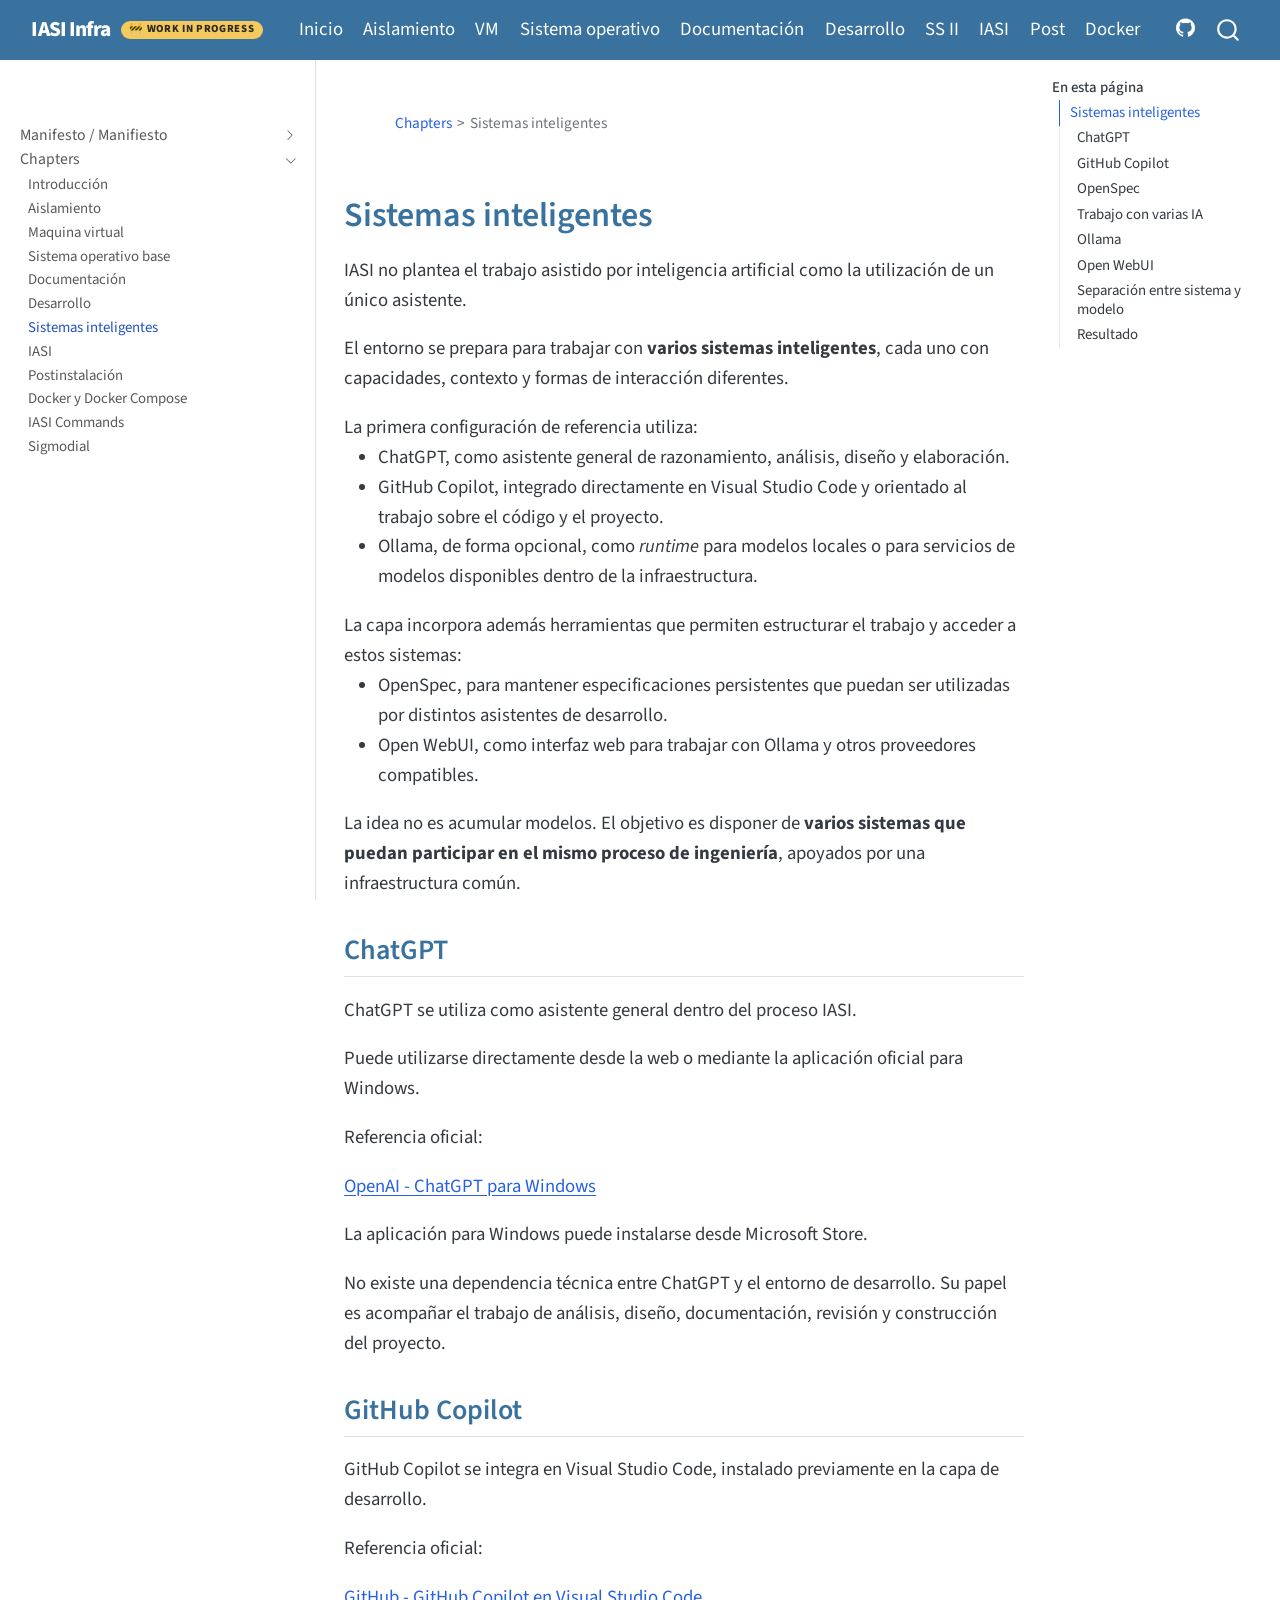
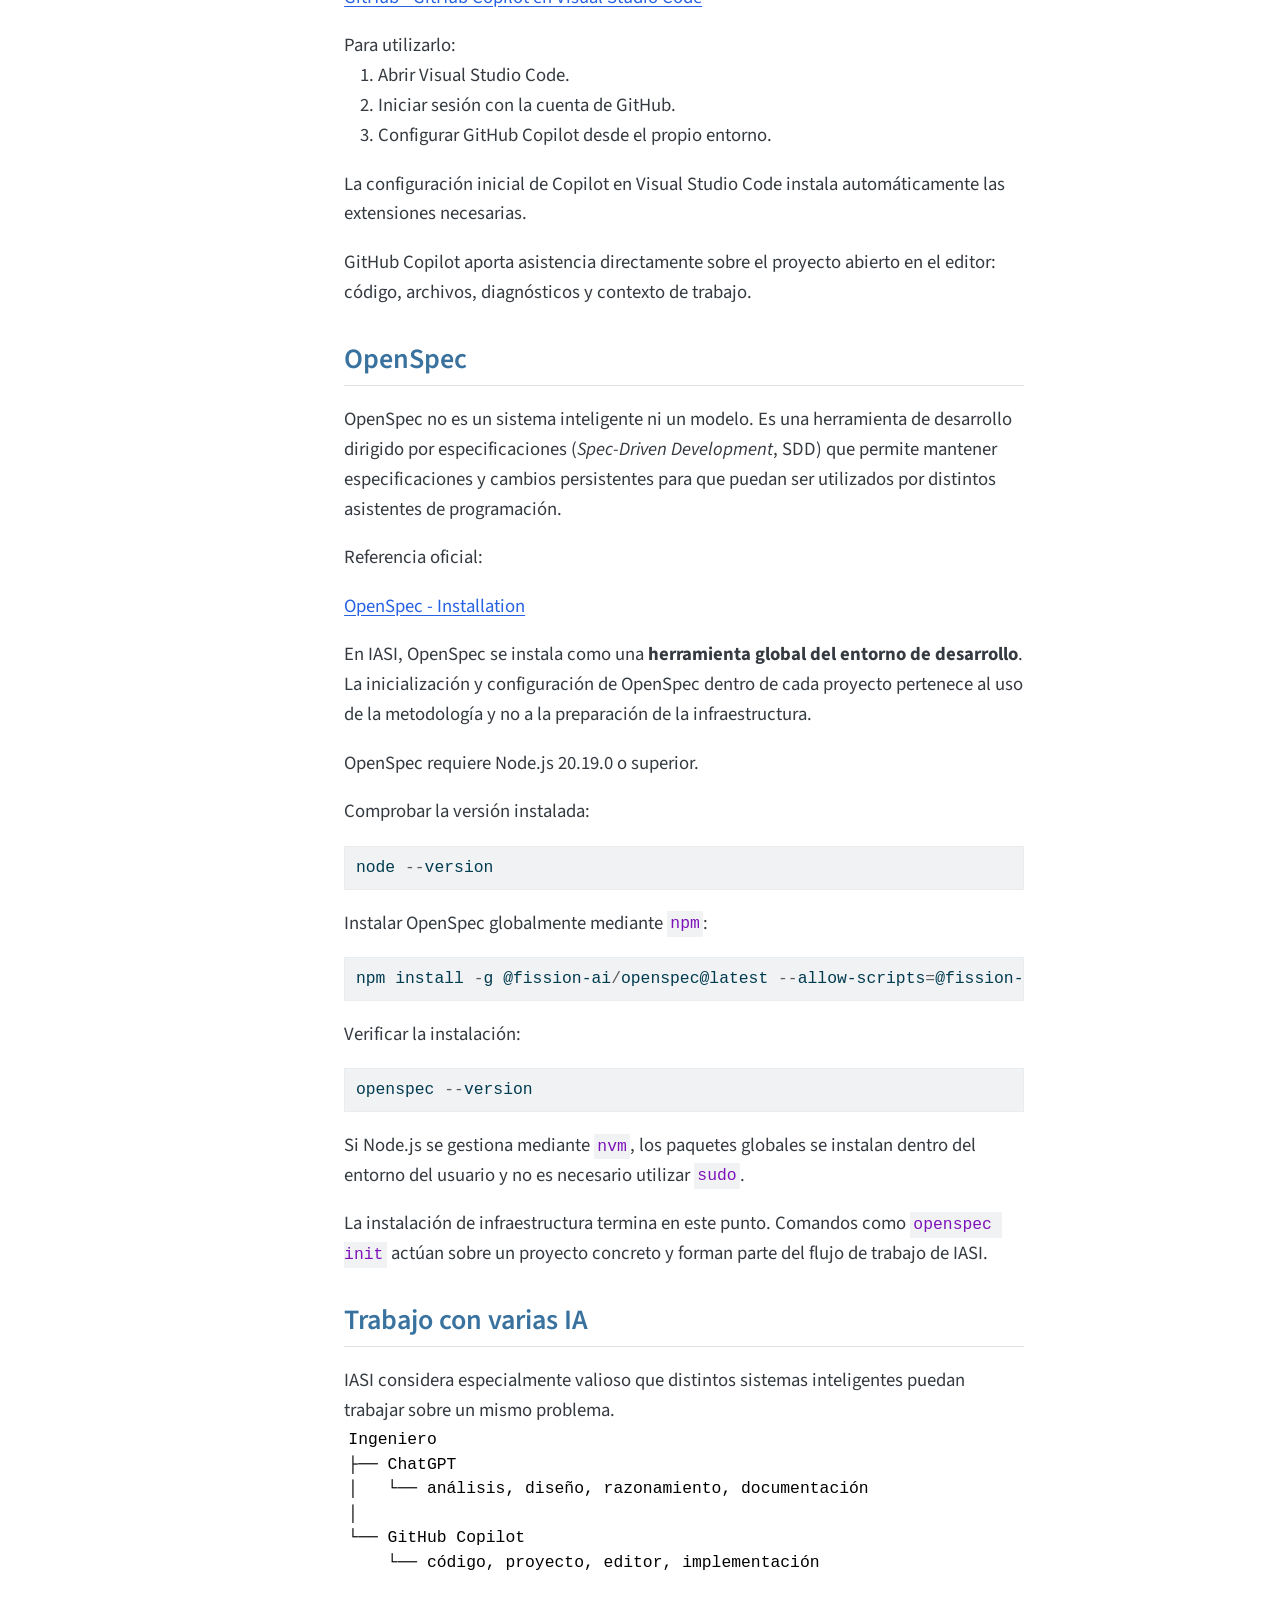
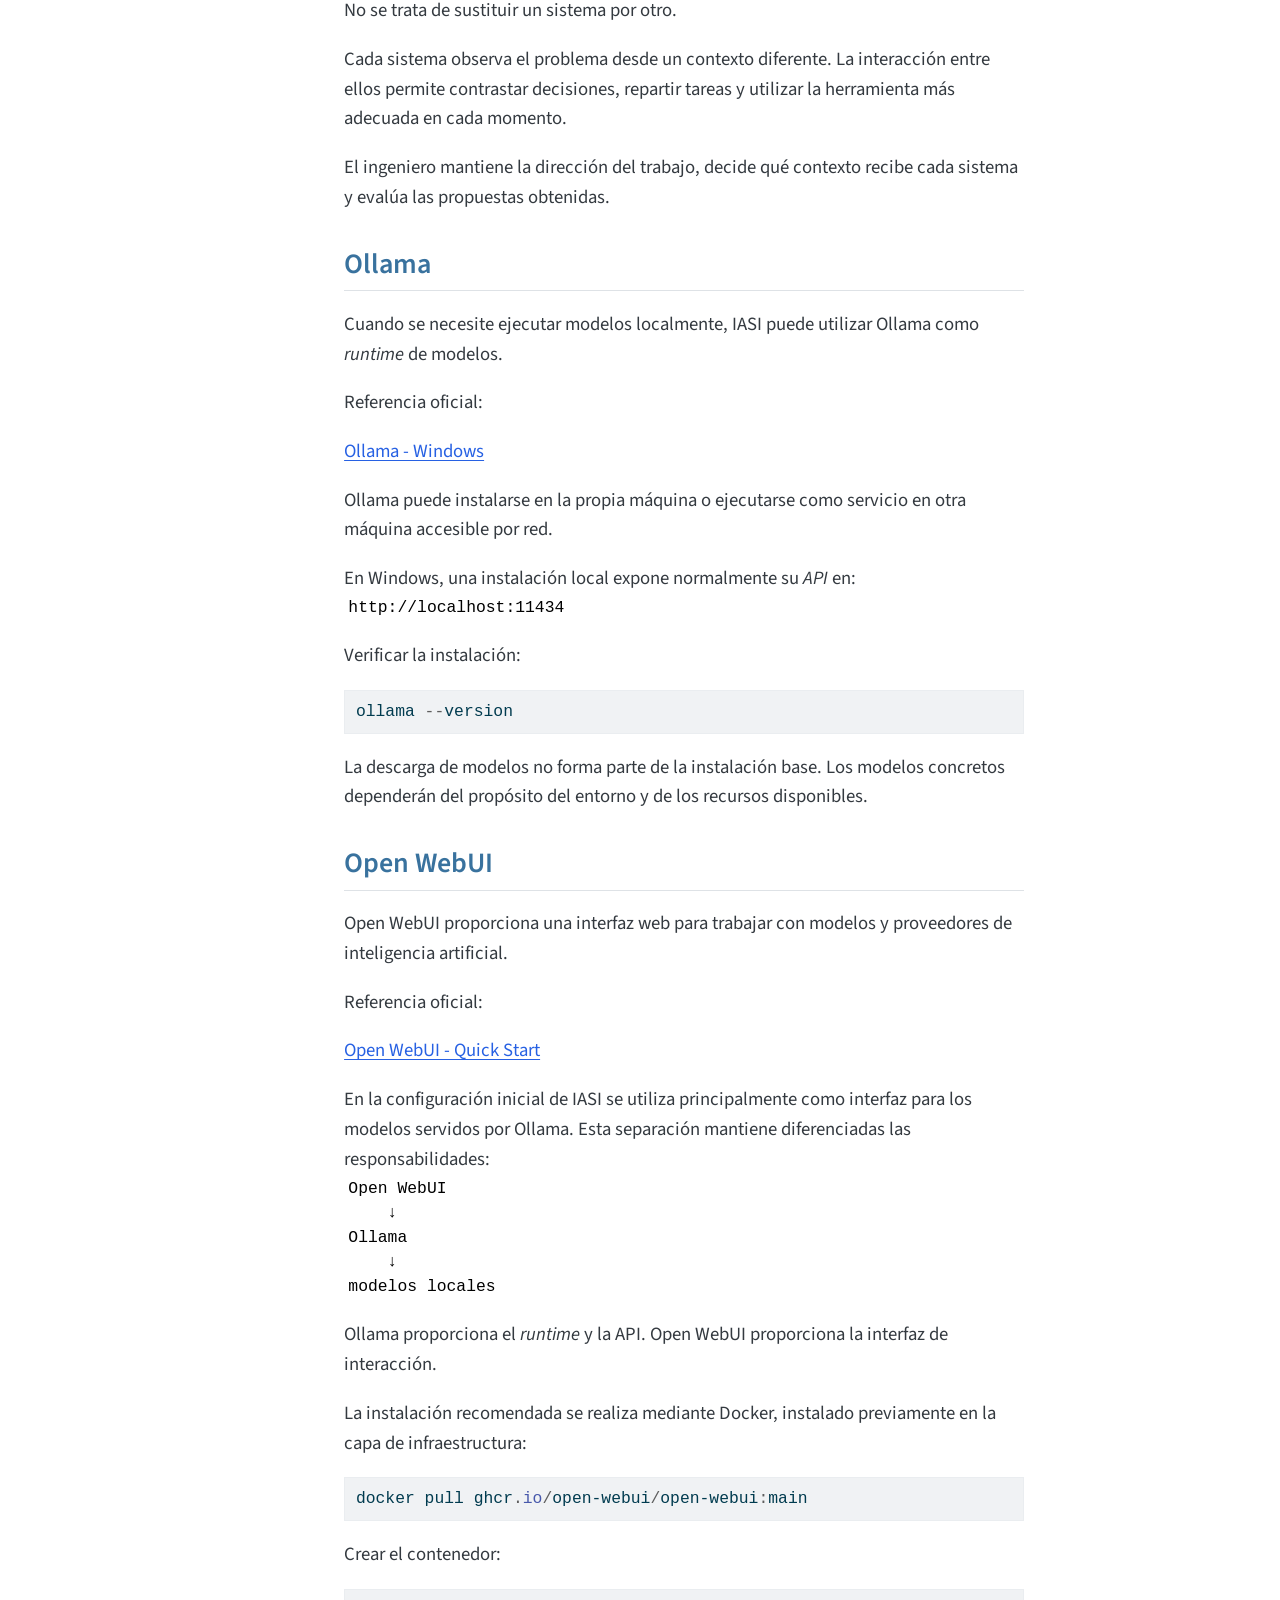
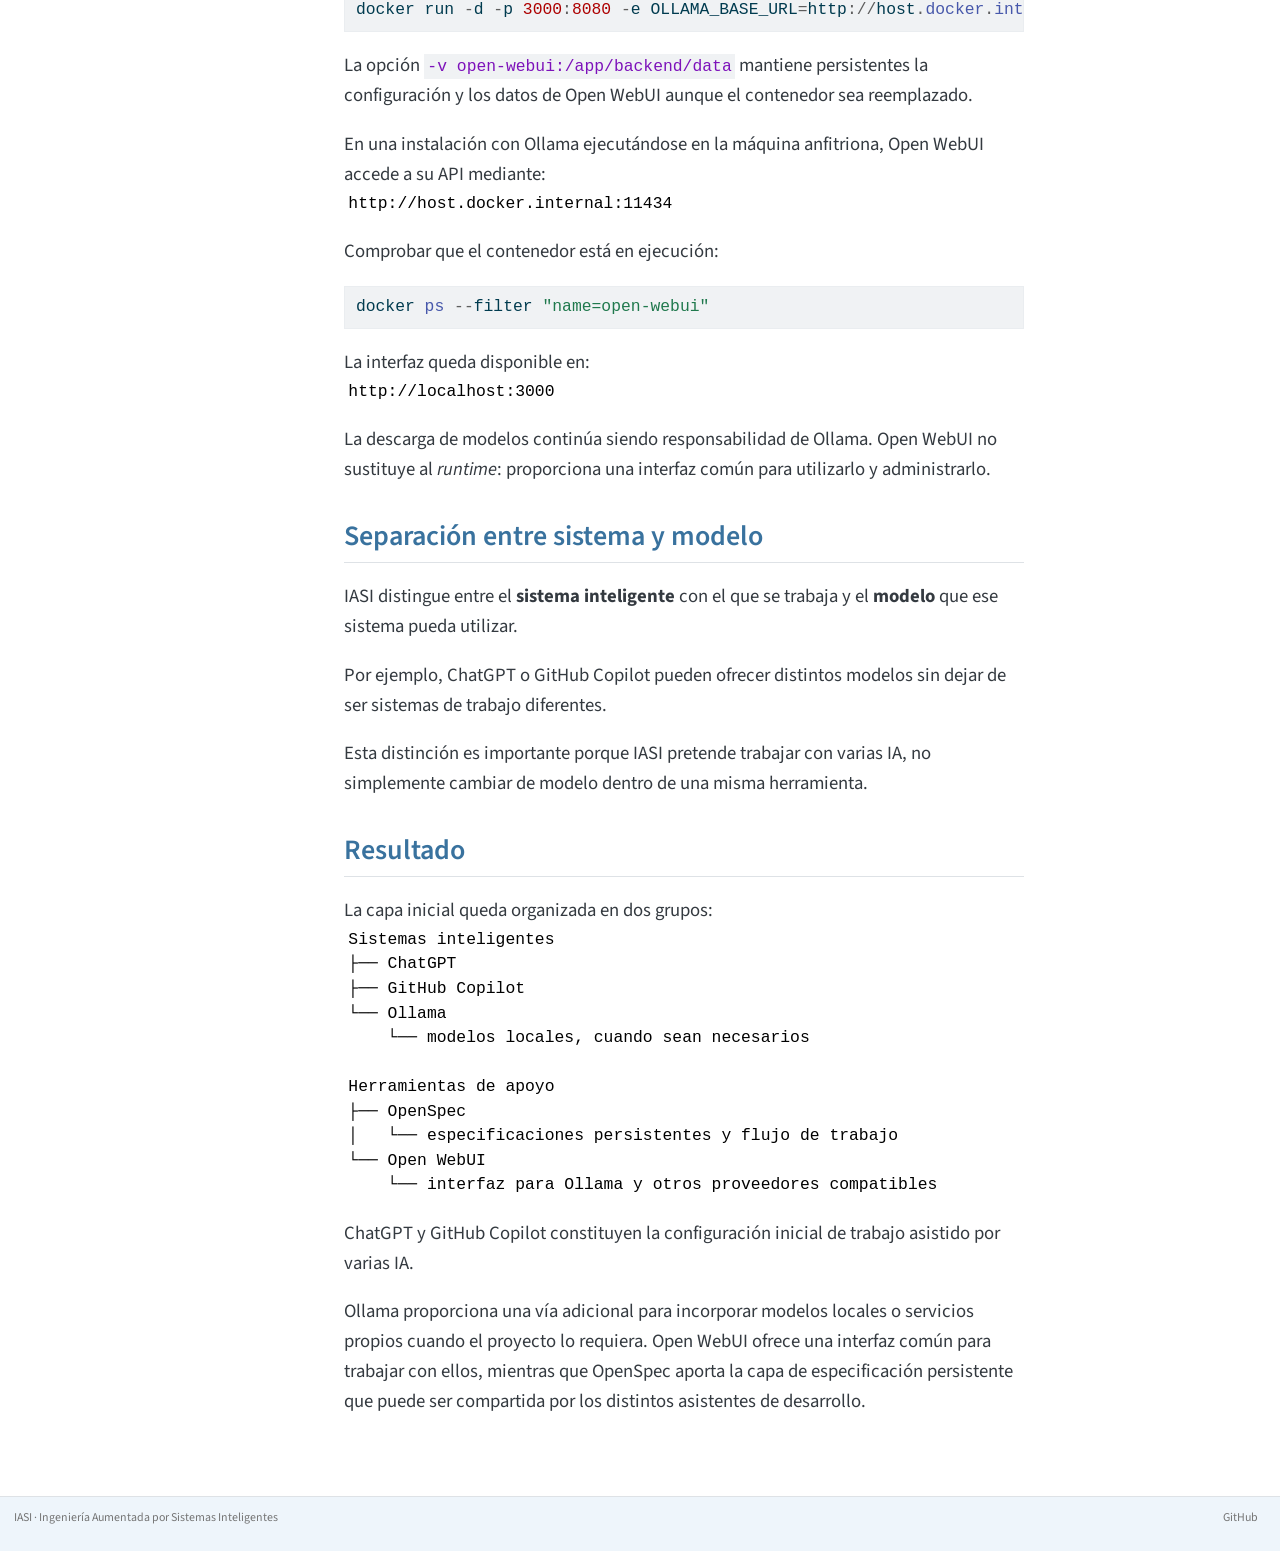
<file: publish/chapters/17-sistemas-inteligentes.html>
<!DOCTYPE html>
<html xmlns="http://www.w3.org/1999/xhtml" lang="es" xml:lang="es">
<head>
<meta http-equiv="Content-Type" content="text/html; charset=UTF-8">
<meta charset="utf-8">
<meta name="generator" content="quarto-1.10.18">
<meta name="viewport" content="width=device-width, initial-scale=1.0, user-scalable=yes">
<title>sistemas-inteligentes – IASI Infra</title>
<style>
/* Default styles provided by pandoc.
** See https://pandoc.org/MANUAL.html#variables-for-html for config info.
*/
span.smallcaps{font-variant: small-caps;}
div.columns{display: flex; gap: 1.5em;}
div.column{flex: auto;}
@media screen {
div.columns{gap: min(4vw, 1.5em);}
div.column{overflow-x: auto;}
}
div.hanging-indent{margin-left: 1.5em; text-indent: -1.5em;}
ul.task-list{list-style: none;}
ul.task-list li input[type="checkbox"] {
  width: 0.8em;
  margin: 0 0.8em 0.2em -1em; /* quarto-specific, see https://github.com/quarto-dev/quarto-cli/issues/4556 */ 
  vertical-align: middle;
}
/* CSS for syntax highlighting */
html { -webkit-text-size-adjust: 100%; }
pre > code.sourceCode { white-space: pre; position: relative; }
pre > code.sourceCode > span { display: inline-block; line-height: 1.25; }
pre > code.sourceCode > span:empty { height: 1.2em; }
.sourceCode { overflow: visible; }
code.sourceCode > span { color: inherit; text-decoration: inherit; }
div.sourceCode { margin: 1em 0; }
pre.sourceCode { margin: 0; }
@media screen {
div.sourceCode { overflow: auto; }
}
@media print {
pre > code.sourceCode { white-space: pre-wrap; }
pre > code.sourceCode > span { text-indent: -5em; padding-left: 5em; }
}
pre.numberSource code
  { counter-reset: source-line 0; }
pre.numberSource code > span
  { position: relative; left: -4em; counter-increment: source-line; }
pre.numberSource code > span > a:first-child::before
  { content: counter(source-line);
    position: relative; left: -1em; text-align: right; vertical-align: baseline;
    border: none; display: inline-block;
    -webkit-touch-callout: none; -webkit-user-select: none;
    -khtml-user-select: none; -moz-user-select: none;
    -ms-user-select: none; user-select: none;
    padding: 0 4px; width: 4em;
  }
pre.numberSource { margin-left: 3em;  padding-left: 4px; }
div.sourceCode
  {   }
@media screen {
pre > code.sourceCode > span > a:first-child::before { text-decoration: underline; }
}
</style>
<script src="../site_libs/quarto-nav/quarto-nav.js"></script><script src="../site_libs/quarto-nav/headroom.min.js"></script><script src="../site_libs/clipboard/clipboard.min.js"></script><script src="../site_libs/quarto-search/autocomplete.umd.js"></script><script src="../site_libs/quarto-search/fuse.min.js"></script><script src="../site_libs/quarto-search/quarto-search.js"></script><meta name="quarto:offset" content="../">
<script src="../site_libs/quarto-html/quarto.js" type="module"></script><script src="../site_libs/quarto-html/tabsets/tabsets.js" type="module"></script><script src="../site_libs/quarto-html/popper.min.js"></script><script src="../site_libs/quarto-html/tippy.umd.min.js"></script><script src="../site_libs/quarto-html/anchor.min.js"></script><link href="../site_libs/quarto-html/tippy.css" rel="stylesheet">
<link href="../site_libs/quarto-html/quarto-syntax-highlighting-64a204ab8560d761af7679ceaba22944.css" rel="stylesheet" id="quarto-text-highlighting-styles">
<script src="../site_libs/bootstrap/bootstrap.min.js"></script><link href="../site_libs/bootstrap/bootstrap-icons.css" rel="stylesheet">
<link href="../site_libs/bootstrap/bootstrap-066f6ffa7eb3b5c3922307862953997a.min.css" rel="stylesheet" append-hash="true" id="quarto-bootstrap" data-mode="light">
<script id="quarto-search-options" type="application/json">{
  "location": "navbar",
  "copy-button": false,
  "collapse-after": 3,
  "panel-placement": "end",
  "type": "overlay",
  "limit": 50,
  "keyboard-shortcut": [
    "f",
    "/",
    "s"
  ],
  "show-item-context": false,
  "language": {
    "search-no-results-text": "No se han encontrado resultados",
    "search-matching-documents-text": "documentos encontrados",
    "search-copy-link-title": "Copiar el enlace en la búsqueda",
    "search-hide-matches-text": "Ocultar resultados adicionales",
    "search-more-match-text": "resultado adicional en este documento",
    "search-more-matches-text": "resultados adicionales en este documento",
    "search-clear-button-title": "Borrar",
    "search-text-placeholder": "",
    "search-detached-cancel-button-title": "Cancelar",
    "search-submit-button-title": "Enviar",
    "search-label": "Buscar"
  }
}</script>
</head>
<body class="nav-sidebar docked nav-fixed quarto-light">

<div id="quarto-search-results"></div>
  <header id="quarto-header" class="headroom fixed-top"><nav class="navbar navbar-expand-lg " data-bs-theme="dark"><div class="navbar-container container-fluid">
      <div class="navbar-brand-container mx-auto">
    <a class="navbar-brand" href="../index.html">
    <span class="navbar-title">IASI Infra</span>
    </a>
  </div>
            <div id="quarto-search" class="" title="Buscar"></div>
          <button class="navbar-toggler" type="button" data-bs-toggle="collapse" data-bs-target="#navbarCollapse" aria-controls="navbarCollapse" role="menu" aria-expanded="false" aria-label="Navegación de palanca" onclick="if (window.quartoToggleHeadroom) { window.quartoToggleHeadroom(); }">
  <span class="navbar-toggler-icon"></span>
</button>
          <div class="collapse navbar-collapse" id="navbarCollapse">
            <ul class="navbar-nav navbar-nav-scroll me-auto">
<li class="nav-item">
    <a class="nav-link" href="../index.html"> 
<span class="menu-text">Inicio</span></a>
  </li>  
  <li class="nav-item">
    <a class="nav-link active" href="../chapters/12-isolation.html" aria-current="page"> 
<span class="menu-text">Aislamiento</span></a>
  </li>  
  <li class="nav-item">
    <a class="nav-link" href="../chapters/13-vm.html"> 
<span class="menu-text">VM</span></a>
  </li>  
  <li class="nav-item">
    <a class="nav-link" href="../chapters/14-so-base.html"> 
<span class="menu-text">Sistema operativo</span></a>
  </li>  
  <li class="nav-item">
    <a class="nav-link" href="../chapters/15-documentation.html"> 
<span class="menu-text">Documentación</span></a>
  </li>  
  <li class="nav-item">
    <a class="nav-link" href="../chapters/16-desarrollo.html"> 
<span class="menu-text">Desarrollo</span></a>
  </li>  
  <li class="nav-item">
    <a class="nav-link" href="../chapters/17-sistemas-inteligentes.html"> 
<span class="menu-text">SS II</span></a>
  </li>  
  <li class="nav-item">
    <a class="nav-link" href="../chapters/18-iasi.html"> 
<span class="menu-text">IASI</span></a>
  </li>  
  <li class="nav-item">
    <a class="nav-link" href="../chapters/19-postinstalacion.html"> 
<span class="menu-text">Post</span></a>
  </li>  
  <li class="nav-item">
    <a class="nav-link" href="../chapters/20-docker.html"> 
<span class="menu-text">Docker</span></a>
  </li>  
</ul>
<ul class="navbar-nav navbar-nav-scroll ms-auto">
<li class="nav-item compact">
    <a class="nav-link" href="https://github.com/iasi-org/iasi-infra"> <i class="bi bi-github" role="img" aria-label="GitHub">
</i> 
<span class="menu-text"></span></a>
  </li>  
</ul>
</div> <!-- /navcollapse -->
            <div class="quarto-navbar-tools">
</div>
      </div> <!-- /container-fluid -->
    </nav><nav class="quarto-secondary-nav"><div class="container-fluid d-flex">
      <button type="button" class="quarto-btn-toggle btn" data-bs-toggle="collapse" role="button" data-bs-target=".quarto-sidebar-collapse-item" aria-controls="quarto-sidebar" aria-expanded="false" aria-label="Alternar barra lateral" onclick="if (window.quartoToggleHeadroom) { window.quartoToggleHeadroom(); }">
        <i class="bi bi-layout-text-sidebar-reverse"></i>
      </button>
        <nav class="quarto-page-breadcrumbs" aria-label="breadcrumb"><ol class="breadcrumb">
<li class="breadcrumb-item"><a href="../chapters/11-intro.html">Chapters</a></li>
<li class="breadcrumb-item"><a href="../chapters/17-sistemas-inteligentes.html">Sistemas inteligentes</a></li>
</ol></nav><a class="flex-grow-1" role="navigation" data-bs-toggle="collapse" data-bs-target=".quarto-sidebar-collapse-item" aria-controls="quarto-sidebar" aria-expanded="false" aria-label="Alternar barra lateral" onclick="if (window.quartoToggleHeadroom) { window.quartoToggleHeadroom(); }">      
        </a>
      <button type="button" class="btn quarto-search-button" aria-label="Buscar" onclick="window.quartoOpenSearch();">
        <i class="bi bi-search"></i>
      </button>
    </div>
  </nav></header><!-- content --><div id="quarto-content" class="quarto-container page-columns page-rows-contents page-layout-article page-navbar">
<!-- sidebar -->
  <nav id="quarto-sidebar" class="sidebar collapse collapse-horizontal quarto-sidebar-collapse-item sidebar-navigation docked overflow-auto"><div class="mt-2 flex-shrink-0 align-items-center">
        <div class="sidebar-search">
        <div id="quarto-search" class="" title="Buscar"></div>
        </div>
        </div>
    <div class="sidebar-menu-container"> 
    <ul class="list-unstyled mt-1">
<li class="sidebar-item sidebar-item-section">
  <div class="sidebar-item-container"> 
  <a href="../01-manifesto-bilingual.html" class="sidebar-item-text sidebar-link">
 <span class="menu-text">Manifesto / Manifiesto</span></a>
  <a class="sidebar-item-toggle text-start collapsed" data-bs-toggle="collapse" data-bs-target="#iasi-sidebar--01-manifesto-bilingual-html" role="navigation" aria-expanded="false" aria-controls="iasi-sidebar--01-manifesto-bilingual-html" aria-label="Toggle section"><i class="bi bi-chevron-right ms-2"></i></a>
</div>
<ul id="iasi-sidebar--01-manifesto-bilingual-html" class="collapse list-unstyled sidebar-section depth2">
<li><a href="../01-manifesto-bilingual.html#manifesto-manifiesto" id="toc-manifesto-manifiesto" class="nav-link active" data-scroll-target="#manifesto-manifiesto">Manifesto / Manifiesto</a></li>
  </ul>
</li>
        <li class="sidebar-item sidebar-item-section">
      <div class="sidebar-item-container"> 
            <a class="sidebar-item-text sidebar-link text-start" data-bs-toggle="collapse" data-bs-target="#quarto-sidebar-section-1" role="navigation" aria-expanded="true">
 <span class="menu-text">Chapters</span></a>
          <a class="sidebar-item-toggle text-start" data-bs-toggle="collapse" data-bs-target="#quarto-sidebar-section-1" role="navigation" aria-expanded="true" aria-label="Alternar sección">
            <i class="bi bi-chevron-right ms-2"></i>
          </a> 
      </div>
      <ul id="quarto-sidebar-section-1" class="collapse list-unstyled sidebar-section depth1 show">
<li class="sidebar-item">
  <div class="sidebar-item-container"> 
  <a href="../chapters/11-intro.html" class="sidebar-item-text sidebar-link">
 <span class="menu-text">Introducción</span></a>
  </div>
</li>
          <li class="sidebar-item">
  <div class="sidebar-item-container"> 
  <a href="../chapters/12-isolation.html" class="sidebar-item-text sidebar-link">
 <span class="menu-text">Aislamiento</span></a>
  </div>
</li>
          <li class="sidebar-item">
  <div class="sidebar-item-container"> 
  <a href="../chapters/13-vm.html" class="sidebar-item-text sidebar-link">
 <span class="menu-text">Maquina virtual</span></a>
  </div>
</li>
          <li class="sidebar-item">
  <div class="sidebar-item-container"> 
  <a href="../chapters/14-so-base.html" class="sidebar-item-text sidebar-link">
 <span class="menu-text">Sistema operativo base</span></a>
  </div>
</li>
          <li class="sidebar-item">
  <div class="sidebar-item-container"> 
  <a href="../chapters/15-documentation.html" class="sidebar-item-text sidebar-link">
 <span class="menu-text">Documentación</span></a>
  </div>
</li>
          <li class="sidebar-item">
  <div class="sidebar-item-container"> 
  <a href="../chapters/16-desarrollo.html" class="sidebar-item-text sidebar-link">
 <span class="menu-text">Desarrollo</span></a>
  </div>
</li>
          <li class="sidebar-item">
  <div class="sidebar-item-container"> 
  <a href="../chapters/17-sistemas-inteligentes.html" class="sidebar-item-text sidebar-link active">
 <span class="menu-text">Sistemas inteligentes</span></a>
  </div>
</li>
          <li class="sidebar-item">
  <div class="sidebar-item-container"> 
  <a href="../chapters/18-iasi.html" class="sidebar-item-text sidebar-link">
 <span class="menu-text">IASI</span></a>
  </div>
</li>
          <li class="sidebar-item">
  <div class="sidebar-item-container"> 
  <a href="../chapters/19-postinstalacion.html" class="sidebar-item-text sidebar-link">
 <span class="menu-text">Postinstalación</span></a>
  </div>
</li>
          <li class="sidebar-item">
  <div class="sidebar-item-container"> 
  <a href="../chapters/20-docker.html" class="sidebar-item-text sidebar-link">
 <span class="menu-text">Docker y Docker Compose</span></a>
  </div>
</li>
          <li class="sidebar-item">
  <div class="sidebar-item-container"> 
  <a href="../chapters/21-commands.html" class="sidebar-item-text sidebar-link">
 <span class="menu-text">IASI Commands</span></a>
  </div>
</li>
          <li class="sidebar-item">
  <div class="sidebar-item-container"> 
  <a href="../chapters/99-sigmoidal.html" class="sidebar-item-text sidebar-link">
 <span class="menu-text">Sigmodial</span></a>
  </div>
</li>
      </ul>
</li>
    </ul>
</div>
</nav><div id="quarto-sidebar-glass" class="quarto-sidebar-collapse-item" data-bs-toggle="collapse" data-bs-target=".quarto-sidebar-collapse-item"></div>
<!-- margin-sidebar -->
    <div id="quarto-margin-sidebar" class="sidebar margin-sidebar">
        <nav id="TOC" role="doc-toc" class="toc-active"><h2 id="toc-title">En esta página</h2>
   
  <ul>
<li>
<a href="#sistemas-inteligentes" id="toc-sistemas-inteligentes" class="nav-link active" data-scroll-target="#sistemas-inteligentes">Sistemas inteligentes</a>
  <ul class="collapse">
<li><a href="#chatgpt" id="toc-chatgpt" class="nav-link" data-scroll-target="#chatgpt">ChatGPT</a></li>
  <li><a href="#github-copilot" id="toc-github-copilot" class="nav-link" data-scroll-target="#github-copilot">GitHub Copilot</a></li>
  <li><a href="#openspec" id="toc-openspec" class="nav-link" data-scroll-target="#openspec">OpenSpec</a></li>
  <li><a href="#trabajo-con-varias-ia" id="toc-trabajo-con-varias-ia" class="nav-link" data-scroll-target="#trabajo-con-varias-ia">Trabajo con varias IA</a></li>
  <li><a href="#ollama" id="toc-ollama" class="nav-link" data-scroll-target="#ollama">Ollama</a></li>
  <li><a href="#open-webui" id="toc-open-webui" class="nav-link" data-scroll-target="#open-webui">Open WebUI</a></li>
  <li><a href="#separaci%C3%B3n-entre-sistema-y-modelo" id="toc-separación-entre-sistema-y-modelo" class="nav-link" data-scroll-target="#separación-entre-sistema-y-modelo">Separación entre sistema y modelo</a></li>
  <li><a href="#resultado" id="toc-resultado" class="nav-link" data-scroll-target="#resultado">Resultado</a></li>
  </ul>
</li>
  </ul></nav>
</div>
<!-- main -->
<main class="content" id="quarto-document-content"><header id="title-block-header" class="quarto-title-block"><nav class="quarto-page-breadcrumbs quarto-title-breadcrumbs d-none d-lg-block" aria-label="breadcrumb"><ol class="breadcrumb">
<li class="breadcrumb-item"><a href="../chapters/11-intro.html">Chapters</a></li>
<li class="breadcrumb-item"><a href="../chapters/17-sistemas-inteligentes.html">Sistemas inteligentes</a></li>
</ol></nav></header><section id="sistemas-inteligentes" class="level1"><h1>Sistemas inteligentes</h1>
<p>IASI no plantea el trabajo asistido por inteligencia artificial como la utilización de un único asistente.</p>
<p>El entorno se prepara para trabajar con <strong>varios sistemas inteligentes</strong>, cada uno con capacidades, contexto y formas de interacción diferentes.</p>
<p>La primera configuración de referencia utiliza:</p>
<ul>
<li>ChatGPT, como asistente general de razonamiento, análisis, diseño y elaboración.</li>
<li>GitHub Copilot, integrado directamente en Visual Studio Code y orientado al trabajo sobre el código y el proyecto.</li>
<li>Ollama, de forma opcional, como <em>runtime</em> para modelos locales o para servicios de modelos disponibles dentro de la infraestructura.</li>
</ul>
<p>La capa incorpora además herramientas que permiten estructurar el trabajo y acceder a estos sistemas:</p>
<ul>
<li>OpenSpec, para mantener especificaciones persistentes que puedan ser utilizadas por distintos asistentes de desarrollo.</li>
<li>Open WebUI, como interfaz web para trabajar con Ollama y otros proveedores compatibles.</li>
</ul>
<p>La idea no es acumular modelos. El objetivo es disponer de <strong>varios sistemas que puedan participar en el mismo proceso de ingeniería</strong>, apoyados por una infraestructura común.</p>
<section id="chatgpt" class="level2"><h2 class="anchored" data-anchor-id="chatgpt">ChatGPT</h2>
<p>ChatGPT se utiliza como asistente general dentro del proceso IASI.</p>
<p>Puede utilizarse directamente desde la web o mediante la aplicación oficial para Windows.</p>
<p>Referencia oficial:</p>
<p><a href="https://help.openai.com/es-es/articles/9982051-using-the-chatgpt-windows-app">OpenAI - ChatGPT para Windows</a></p>
<p>La aplicación para Windows puede instalarse desde Microsoft Store.</p>
<p>No existe una dependencia técnica entre ChatGPT y el entorno de desarrollo. Su papel es acompañar el trabajo de análisis, diseño, documentación, revisión y construcción del proyecto.</p>
</section><section id="github-copilot" class="level2"><h2 class="anchored" data-anchor-id="github-copilot">GitHub Copilot</h2>
<p>GitHub Copilot se integra en Visual Studio Code, instalado previamente en la capa de desarrollo.</p>
<p>Referencia oficial:</p>
<p><a href="https://docs.github.com/en/copilot/get-started/quickstart?tool=vscode">GitHub - GitHub Copilot en Visual Studio Code</a></p>
<p>Para utilizarlo:</p>
<ol type="1">
<li>Abrir Visual Studio Code.</li>
<li>Iniciar sesión con la cuenta de GitHub.</li>
<li>Configurar GitHub Copilot desde el propio entorno.</li>
</ol>
<p>La configuración inicial de Copilot en Visual Studio Code instala automáticamente las extensiones necesarias.</p>
<p>GitHub Copilot aporta asistencia directamente sobre el proyecto abierto en el editor: código, archivos, diagnósticos y contexto de trabajo.</p>
</section><section id="openspec" class="level2"><h2 class="anchored" data-anchor-id="openspec">OpenSpec</h2>
<p>OpenSpec no es un sistema inteligente ni un modelo. Es una herramienta de desarrollo dirigido por especificaciones (<em>Spec-Driven Development</em>, SDD) que permite mantener especificaciones y cambios persistentes para que puedan ser utilizados por distintos asistentes de programación.</p>
<p>Referencia oficial:</p>
<p><a href="https://github.com/Fission-AI/OpenSpec/blob/main/docs/installation.md">OpenSpec - Installation</a></p>
<p>En IASI, OpenSpec se instala como una <strong>herramienta global del entorno de desarrollo</strong>. La inicialización y configuración de OpenSpec dentro de cada proyecto pertenece al uso de la metodología y no a la preparación de la infraestructura.</p>
<p>OpenSpec requiere Node.js 20.19.0 o superior.</p>
<p>Comprobar la versión instalada:</p>
<div class="code-copy-outer-scaffold">
<div class="sourceCode" id="cb1"><pre class="sourceCode powershell code-with-copy"><code class="sourceCode powershell"><span id="cb1-1"><a href="#cb1-1" aria-hidden="true" tabindex="-1"></a>node <span class="op">--</span>version</span></code></pre></div>
<button title="Copiar al portapapeles" class="code-copy-button"><i class="bi"></i></button>
</div>
<p>Instalar OpenSpec globalmente mediante <code>npm</code>:</p>
<div class="code-copy-outer-scaffold">
<div class="sourceCode" id="cb2"><pre class="sourceCode powershell code-with-copy"><code class="sourceCode powershell"><span id="cb2-1"><a href="#cb2-1" aria-hidden="true" tabindex="-1"></a>npm install <span class="op">-</span>g @fission-ai<span class="op">/</span>openspec@latest <span class="op">--</span>allow-scripts<span class="op">=</span>@fission-ai<span class="op">/</span>openspec</span></code></pre></div>
<button title="Copiar al portapapeles" class="code-copy-button"><i class="bi"></i></button>
</div>
<p>Verificar la instalación:</p>
<div class="code-copy-outer-scaffold">
<div class="sourceCode" id="cb3"><pre class="sourceCode powershell code-with-copy"><code class="sourceCode powershell"><span id="cb3-1"><a href="#cb3-1" aria-hidden="true" tabindex="-1"></a>openspec <span class="op">--</span>version</span></code></pre></div>
<button title="Copiar al portapapeles" class="code-copy-button"><i class="bi"></i></button>
</div>
<p>Si Node.js se gestiona mediante <code>nvm</code>, los paquetes globales se instalan dentro del entorno del usuario y no es necesario utilizar <code>sudo</code>.</p>
<p>La instalación de infraestructura termina en este punto. Comandos como <code>openspec init</code> actúan sobre un proyecto concreto y forman parte del flujo de trabajo de IASI.</p>
</section><section id="trabajo-con-varias-ia" class="level2"><h2 class="anchored" data-anchor-id="trabajo-con-varias-ia">Trabajo con varias IA</h2>
<p>IASI considera especialmente valioso que distintos sistemas inteligentes puedan trabajar sobre un mismo problema.</p>
<pre class="text"><code>Ingeniero
├── ChatGPT
│   └── análisis, diseño, razonamiento, documentación
│
└── GitHub Copilot
    └── código, proyecto, editor, implementación</code></pre>
<p>No se trata de sustituir un sistema por otro.</p>
<p>Cada sistema observa el problema desde un contexto diferente. La interacción entre ellos permite contrastar decisiones, repartir tareas y utilizar la herramienta más adecuada en cada momento.</p>
<p>El ingeniero mantiene la dirección del trabajo, decide qué contexto recibe cada sistema y evalúa las propuestas obtenidas.</p>
</section><section id="ollama" class="level2"><h2 class="anchored" data-anchor-id="ollama">Ollama</h2>
<p>Cuando se necesite ejecutar modelos localmente, IASI puede utilizar Ollama como <em>runtime</em> de modelos.</p>
<p>Referencia oficial:</p>
<p><a href="https://docs.ollama.com/windows">Ollama - Windows</a></p>
<p>Ollama puede instalarse en la propia máquina o ejecutarse como servicio en otra máquina accesible por red.</p>
<p>En Windows, una instalación local expone normalmente su <em>API</em> en:</p>
<pre class="text"><code>http://localhost:11434</code></pre>
<p>Verificar la instalación:</p>
<div class="code-copy-outer-scaffold">
<div class="sourceCode" id="cb6"><pre class="sourceCode powershell code-with-copy"><code class="sourceCode powershell"><span id="cb6-1"><a href="#cb6-1" aria-hidden="true" tabindex="-1"></a>ollama <span class="op">--</span>version</span></code></pre></div>
<button title="Copiar al portapapeles" class="code-copy-button"><i class="bi"></i></button>
</div>
<p>La descarga de modelos no forma parte de la instalación base. Los modelos concretos dependerán del propósito del entorno y de los recursos disponibles.</p>
</section><section id="open-webui" class="level2"><h2 class="anchored" data-anchor-id="open-webui">Open WebUI</h2>
<p>Open WebUI proporciona una interfaz web para trabajar con modelos y proveedores de inteligencia artificial.</p>
<p>Referencia oficial:</p>
<p><a href="https://docs.openwebui.com/getting-started/quick-start/">Open WebUI - Quick Start</a></p>
<p>En la configuración inicial de IASI se utiliza principalmente como interfaz para los modelos servidos por Ollama. Esta separación mantiene diferenciadas las responsabilidades:</p>
<pre class="text"><code>Open WebUI
    ↓
Ollama
    ↓
modelos locales</code></pre>
<p>Ollama proporciona el <em>runtime</em> y la API. Open WebUI proporciona la interfaz de interacción.</p>
<p>La instalación recomendada se realiza mediante Docker, instalado previamente en la capa de infraestructura:</p>
<div class="code-copy-outer-scaffold">
<div class="sourceCode" id="cb8"><pre class="sourceCode powershell code-with-copy"><code class="sourceCode powershell"><span id="cb8-1"><a href="#cb8-1" aria-hidden="true" tabindex="-1"></a>docker pull ghcr<span class="op">.</span><span class="fu">io</span><span class="op">/</span>open-webui<span class="op">/</span>open-webui<span class="op">:</span>main</span></code></pre></div>
<button title="Copiar al portapapeles" class="code-copy-button"><i class="bi"></i></button>
</div>
<p>Crear el contenedor:</p>
<div class="code-copy-outer-scaffold">
<div class="sourceCode" id="cb9"><pre class="sourceCode powershell code-with-copy"><code class="sourceCode powershell"><span id="cb9-1"><a href="#cb9-1" aria-hidden="true" tabindex="-1"></a>docker run <span class="op">-</span>d <span class="op">-</span>p <span class="dv">3000</span><span class="op">:</span><span class="dv">8080</span> <span class="op">-</span>e OLLAMA_BASE_URL<span class="op">=</span>http<span class="op">://</span>host<span class="op">.</span><span class="fu">docker</span><span class="op">.</span><span class="fu">internal</span><span class="op">:</span><span class="dv">11434</span> <span class="op">-</span>v open-webui<span class="op">:/</span>app<span class="op">/</span>backend<span class="op">/</span><span class="kw">data</span> <span class="op">--</span>name open-webui <span class="op">--</span>restart always ghcr<span class="op">.</span><span class="fu">io</span><span class="op">/</span>open-webui<span class="op">/</span>open-webui<span class="op">:</span>main</span></code></pre></div>
<button title="Copiar al portapapeles" class="code-copy-button"><i class="bi"></i></button>
</div>
<p>La opción <code>-v open-webui:/app/backend/data</code> mantiene persistentes la configuración y los datos de Open WebUI aunque el contenedor sea reemplazado.</p>
<p>En una instalación con Ollama ejecutándose en la máquina anfitriona, Open WebUI accede a su API mediante:</p>
<pre class="text"><code>http://host.docker.internal:11434</code></pre>
<p>Comprobar que el contenedor está en ejecución:</p>
<div class="code-copy-outer-scaffold">
<div class="sourceCode" id="cb11"><pre class="sourceCode powershell code-with-copy"><code class="sourceCode powershell"><span id="cb11-1"><a href="#cb11-1" aria-hidden="true" tabindex="-1"></a>docker <span class="fu">ps</span> <span class="op">--</span>filter <span class="st">"name=open-webui"</span></span></code></pre></div>
<button title="Copiar al portapapeles" class="code-copy-button"><i class="bi"></i></button>
</div>
<p>La interfaz queda disponible en:</p>
<pre class="text"><code>http://localhost:3000</code></pre>
<p>La descarga de modelos continúa siendo responsabilidad de Ollama. Open WebUI no sustituye al <em>runtime</em>: proporciona una interfaz común para utilizarlo y administrarlo.</p>
</section><section id="separación-entre-sistema-y-modelo" class="level2"><h2 class="anchored" data-anchor-id="separación-entre-sistema-y-modelo">Separación entre sistema y modelo</h2>
<p>IASI distingue entre el <strong>sistema inteligente</strong> con el que se trabaja y el <strong>modelo</strong> que ese sistema pueda utilizar.</p>
<p>Por ejemplo, ChatGPT o GitHub Copilot pueden ofrecer distintos modelos sin dejar de ser sistemas de trabajo diferentes.</p>
<p>Esta distinción es importante porque IASI pretende trabajar con varias IA, no simplemente cambiar de modelo dentro de una misma herramienta.</p>
</section><section id="resultado" class="level2"><h2 class="anchored" data-anchor-id="resultado">Resultado</h2>
<p>La capa inicial queda organizada en dos grupos:</p>
<pre class="text"><code>Sistemas inteligentes
├── ChatGPT
├── GitHub Copilot
└── Ollama
    └── modelos locales, cuando sean necesarios

Herramientas de apoyo
├── OpenSpec
│   └── especificaciones persistentes y flujo de trabajo
└── Open WebUI
    └── interfaz para Ollama y otros proveedores compatibles</code></pre>
<p>ChatGPT y GitHub Copilot constituyen la configuración inicial de trabajo asistido por varias IA.</p>
<p>Ollama proporciona una vía adicional para incorporar modelos locales o servicios propios cuando el proyecto lo requiera. Open WebUI ofrece una interfaz común para trabajar con ellos, mientras que OpenSpec aporta la capa de especificación persistente que puede ser compartida por los distintos asistentes de desarrollo.</p>


</section></section></main><!-- /main --><script id="quarto-html-after-body" type="application/javascript">
  window.document.addEventListener("DOMContentLoaded", function (event) {
    const icon = "";
    const anchorJS = new window.AnchorJS();
    anchorJS.options = {
      placement: 'right',
      icon: icon
    };
    anchorJS.add('.anchored');
    const isCodeAnnotation = (el) => {
      for (const clz of el.classList) {
        if (clz.startsWith('code-annotation-')) {                     
          return true;
        }
      }
      return false;
    }
    const onCopySuccess = function(e) {
      // button target
      const button = e.trigger;
      // don't keep focus
      button.blur();
      // flash "checked"
      button.classList.add('code-copy-button-checked');
      var currentTitle = button.getAttribute("title");
      button.setAttribute("title", "Copiado");
      let tooltip;
      if (window.bootstrap) {
        button.setAttribute("data-bs-toggle", "tooltip");
        button.setAttribute("data-bs-placement", "left");
        button.setAttribute("data-bs-title", "Copiado");
        tooltip = new bootstrap.Tooltip(button, 
          { trigger: "manual", 
            customClass: "code-copy-button-tooltip",
            offset: [0, -8]});
        tooltip.show();    
      }
      setTimeout(function() {
        if (tooltip) {
          tooltip.hide();
          button.removeAttribute("data-bs-title");
          button.removeAttribute("data-bs-toggle");
          button.removeAttribute("data-bs-placement");
        }
        button.setAttribute("title", currentTitle);
        button.classList.remove('code-copy-button-checked');
      }, 1000);
      // clear code selection
      e.clearSelection();
    }
    const getTextToCopy = function(trigger) {
      const outerScaffold = trigger.parentElement.cloneNode(true);
      const codeEl = outerScaffold.querySelector('code');
      for (const childEl of codeEl.children) {
        if (isCodeAnnotation(childEl)) {
          childEl.remove();
        }
      }
      return codeEl.innerText;
    }
    const clipboard = new window.ClipboardJS('.code-copy-button:not([data-in-quarto-modal])', {
      text: getTextToCopy
    });
    clipboard.on('success', onCopySuccess);
    if (window.document.getElementById('quarto-embedded-source-code-modal')) {
      const clipboardModal = new window.ClipboardJS('.code-copy-button[data-in-quarto-modal]', {
        text: getTextToCopy,
        container: window.document.getElementById('quarto-embedded-source-code-modal')
      });
      clipboardModal.on('success', onCopySuccess);
    }
      var localhostRegex = new RegExp(/^(?:http|https):\/\/localhost\:?[0-9]*\//);
      var mailtoRegex = new RegExp(/^mailto:/);
        var filterRegex = new RegExp('/' + window.location.host + '/');
      var isInternal = (href) => {
          return filterRegex.test(href) || localhostRegex.test(href) || mailtoRegex.test(href);
      }
      // Inspect non-navigation links and adorn them if external
     var links = window.document.querySelectorAll('a[href]:not(.nav-link):not(.navbar-brand):not(.toc-action):not(.sidebar-link):not(.sidebar-item-toggle):not(.pagination-link):not(.no-external):not([aria-hidden]):not(.dropdown-item):not(.quarto-navigation-tool):not(.about-link)');
      for (var i=0; i<links.length; i++) {
        const link = links[i];
        if (!isInternal(link.href)) {
          // undo the damage that might have been done by quarto-nav.js in the case of
          // links that we want to consider external
          if (link.dataset.originalHref !== undefined) {
            link.href = link.dataset.originalHref;
          }
        }
      }
    function tippyHover(el, contentFn, onTriggerFn, onUntriggerFn) {
      const config = {
        allowHTML: true,
        maxWidth: 500,
        delay: 100,
        arrow: false,
        appendTo: function(el) {
            return el.parentElement;
        },
        interactive: true,
        interactiveBorder: 10,
        theme: 'quarto',
        placement: 'bottom-start',
      };
      if (contentFn) {
        config.content = contentFn;
      }
      if (onTriggerFn) {
        config.onTrigger = onTriggerFn;
      }
      if (onUntriggerFn) {
        config.onUntrigger = onUntriggerFn;
      }
      window.tippy(el, config); 
    }
    const noterefs = window.document.querySelectorAll('a[role="doc-noteref"]');
    for (var i=0; i<noterefs.length; i++) {
      const ref = noterefs[i];
      tippyHover(ref, function() {
        // use id or data attribute instead here
        let href = ref.getAttribute('data-footnote-href') || ref.getAttribute('href');
        try { href = new URL(href).hash; } catch {}
        const id = href.replace(/^#\/?/, "");
        const note = window.document.getElementById(id);
        if (note) {
          return note.innerHTML;
        } else {
          return "";
        }
      });
    }
    const xrefs = window.document.querySelectorAll('a.quarto-xref');
    const processXRef = (id, note) => {
      // Strip column container classes
      const stripColumnClz = (el) => {
        el.classList.remove("page-full", "page-columns");
        if (el.children) {
          for (const child of el.children) {
            stripColumnClz(child);
          }
        }
      }
      stripColumnClz(note)
      if (id === null || id.startsWith('sec-')) {
        // Special case sections, only their first couple elements
        const container = document.createElement("div");
        if (note.children && note.children.length > 2) {
          container.appendChild(note.children[0].cloneNode(true));
          for (let i = 1; i < note.children.length; i++) {
            const child = note.children[i];
            if (child.tagName === "P" && child.innerText === "") {
              continue;
            } else {
              container.appendChild(child.cloneNode(true));
              break;
            }
          }
          if (window.Quarto?.typesetMath) {
            window.Quarto.typesetMath(container);
          }
          return container.innerHTML
        } else {
          if (window.Quarto?.typesetMath) {
            window.Quarto.typesetMath(note);
          }
          return note.innerHTML;
        }
      } else {
        // Remove any anchor links if they are present
        const anchorLink = note.querySelector('a.anchorjs-link');
        if (anchorLink) {
          anchorLink.remove();
        }
        if (window.Quarto?.typesetMath) {
          window.Quarto.typesetMath(note);
        }
        if (note.classList.contains("callout")) {
          return note.outerHTML;
        } else {
          return note.innerHTML;
        }
      }
    }
    for (var i=0; i<xrefs.length; i++) {
      const xref = xrefs[i];
      tippyHover(xref, undefined, function(instance) {
        instance.disable();
        let url = xref.getAttribute('href');
        let hash = undefined; 
        if (url.startsWith('#')) {
          hash = url;
        } else {
          try { hash = new URL(url).hash; } catch {}
        }
        if (hash) {
          const id = hash.replace(/^#\/?/, "");
          const note = window.document.getElementById(id);
          if (note !== null) {
            try {
              const html = processXRef(id, note.cloneNode(true));
              instance.setContent(html);
            } finally {
              instance.enable();
              instance.show();
            }
          } else {
            // See if we can fetch this
            fetch(url.split('#')[0])
            .then(res => res.text())
            .then(html => {
              const parser = new DOMParser();
              const htmlDoc = parser.parseFromString(html, "text/html");
              const note = htmlDoc.getElementById(id);
              if (note !== null) {
                const html = processXRef(id, note);
                instance.setContent(html);
              } 
            }).finally(() => {
              instance.enable();
              instance.show();
            });
          }
        } else {
          // See if we can fetch a full url (with no hash to target)
          // This is a special case and we should probably do some content thinning / targeting
          fetch(url)
          .then(res => res.text())
          .then(html => {
            const parser = new DOMParser();
            const htmlDoc = parser.parseFromString(html, "text/html");
            const note = htmlDoc.querySelector('main.content');
            if (note !== null) {
              // This should only happen for chapter cross references
              // (since there is no id in the URL)
              // remove the first header
              if (note.children.length > 0 && note.children[0].tagName === "HEADER") {
                note.children[0].remove();
              }
              const html = processXRef(null, note);
              instance.setContent(html);
            } 
          }).finally(() => {
            instance.enable();
            instance.show();
          });
        }
      }, function(instance) {
      });
    }
        let selectedAnnoteEl;
        const selectorForAnnotation = ( cell, annotation) => {
          let cellAttr = 'data-code-cell="' + cell + '"';
          let lineAttr = 'data-code-annotation="' +  annotation + '"';
          const selector = 'span[' + cellAttr + '][' + lineAttr + ']';
          return selector;
        }
        const selectCodeLines = (annoteEl) => {
          const doc = window.document;
          const targetCell = annoteEl.getAttribute("data-target-cell");
          const targetAnnotation = annoteEl.getAttribute("data-target-annotation");
          const annoteSpan = window.document.querySelector(selectorForAnnotation(targetCell, targetAnnotation));
          const lines = annoteSpan.getAttribute("data-code-lines").split(",");
          const lineIds = lines.map((line) => {
            return targetCell + "-" + line;
          })
          let top = null;
          let height = null;
          let parent = null;
          if (lineIds.length > 0) {
              //compute the position of the single el (top and bottom and make a div)
              const el = window.document.getElementById(lineIds[0]);
              top = el.offsetTop;
              height = el.offsetHeight;
              parent = el.parentElement.parentElement;
            if (lineIds.length > 1) {
              const lastEl = window.document.getElementById(lineIds[lineIds.length - 1]);
              const bottom = lastEl.offsetTop + lastEl.offsetHeight;
              height = bottom - top;
            }
            if (top !== null && height !== null && parent !== null) {
              // cook up a div (if necessary) and position it 
              let div = window.document.getElementById("code-annotation-line-highlight");
              if (div === null) {
                div = window.document.createElement("div");
                div.setAttribute("id", "code-annotation-line-highlight");
                div.style.position = 'absolute';
                parent.appendChild(div);
              }
              div.style.top = top - 2 + "px";
              div.style.height = height + 4 + "px";
              div.style.left = 0;
              let gutterDiv = window.document.getElementById("code-annotation-line-highlight-gutter");
              if (gutterDiv === null) {
                gutterDiv = window.document.createElement("div");
                gutterDiv.setAttribute("id", "code-annotation-line-highlight-gutter");
                gutterDiv.style.position = 'absolute';
                const codeCell = window.document.getElementById(targetCell);
                const gutter = codeCell.querySelector('.code-annotation-gutter');
                gutter.appendChild(gutterDiv);
              }
              gutterDiv.style.top = top - 2 + "px";
              gutterDiv.style.height = height + 4 + "px";
            }
            selectedAnnoteEl = annoteEl;
          }
        };
        const unselectCodeLines = () => {
          const elementsIds = ["code-annotation-line-highlight", "code-annotation-line-highlight-gutter"];
          elementsIds.forEach((elId) => {
            const div = window.document.getElementById(elId);
            if (div) {
              div.remove();
            }
          });
          selectedAnnoteEl = undefined;
        };
          // Handle positioning of the toggle
      window.addEventListener(
        "resize",
        throttle(() => {
          elRect = undefined;
          if (selectedAnnoteEl) {
            selectCodeLines(selectedAnnoteEl);
          }
        }, 10)
      );
      function throttle(fn, ms) {
      let throttle = false;
      let timer;
        return (...args) => {
          if(!throttle) { // first call gets through
              fn.apply(this, args);
              throttle = true;
          } else { // all the others get throttled
              if(timer) clearTimeout(timer); // cancel #2
              timer = setTimeout(() => {
                fn.apply(this, args);
                timer = throttle = false;
              }, ms);
          }
        };
      }
        // Attach click handler to the DT
        const annoteDls = window.document.querySelectorAll('dt[data-target-cell]');
        for (const annoteDlNode of annoteDls) {
          annoteDlNode.addEventListener('click', (event) => {
            const clickedEl = event.target;
            if (clickedEl !== selectedAnnoteEl) {
              unselectCodeLines();
              const activeEl = window.document.querySelector('dt[data-target-cell].code-annotation-active');
              if (activeEl) {
                activeEl.classList.remove('code-annotation-active');
              }
              selectCodeLines(clickedEl);
              clickedEl.classList.add('code-annotation-active');
            } else {
              // Unselect the line
              unselectCodeLines();
              clickedEl.classList.remove('code-annotation-active');
            }
          });
        }
    const findCites = (el) => {
      const parentEl = el.parentElement;
      if (parentEl) {
        const cites = parentEl.dataset.cites;
        if (cites) {
          return {
            el,
            cites: cites.split(' ')
          };
        } else {
          return findCites(el.parentElement)
        }
      } else {
        return undefined;
      }
    };
    var bibliorefs = window.document.querySelectorAll('a[role="doc-biblioref"]');
    for (var i=0; i<bibliorefs.length; i++) {
      const ref = bibliorefs[i];
      const citeInfo = findCites(ref);
      if (citeInfo) {
        tippyHover(citeInfo.el, function() {
          var popup = window.document.createElement('div');
          citeInfo.cites.forEach(function(cite) {
            var citeDiv = window.document.createElement('div');
            citeDiv.classList.add('hanging-indent');
            citeDiv.classList.add('csl-entry');
            var biblioDiv = window.document.getElementById('ref-' + cite);
            if (biblioDiv) {
              citeDiv.innerHTML = biblioDiv.innerHTML;
            }
            popup.appendChild(citeDiv);
          });
          return popup.innerHTML;
        });
      }
    }
  });
  </script>
</div> <!-- /content -->
<footer class="footer"><div class="nav-footer">
    <div class="nav-footer-left">
<p>IASI · Ingeniería Aumentada por Sistemas Inteligentes</p>
</div>   
    <div class="nav-footer-center">
       
    </div>
    <div class="nav-footer-right">
      <ul class="footer-items list-unstyled">
<li class="nav-item">
    <a class="nav-link" href="https://github.com/iasi-org">
<p>GitHub</p>
</a>
  </li>  
</ul>
</div>
  </div>
</footer>
</body>
</html>
</file>
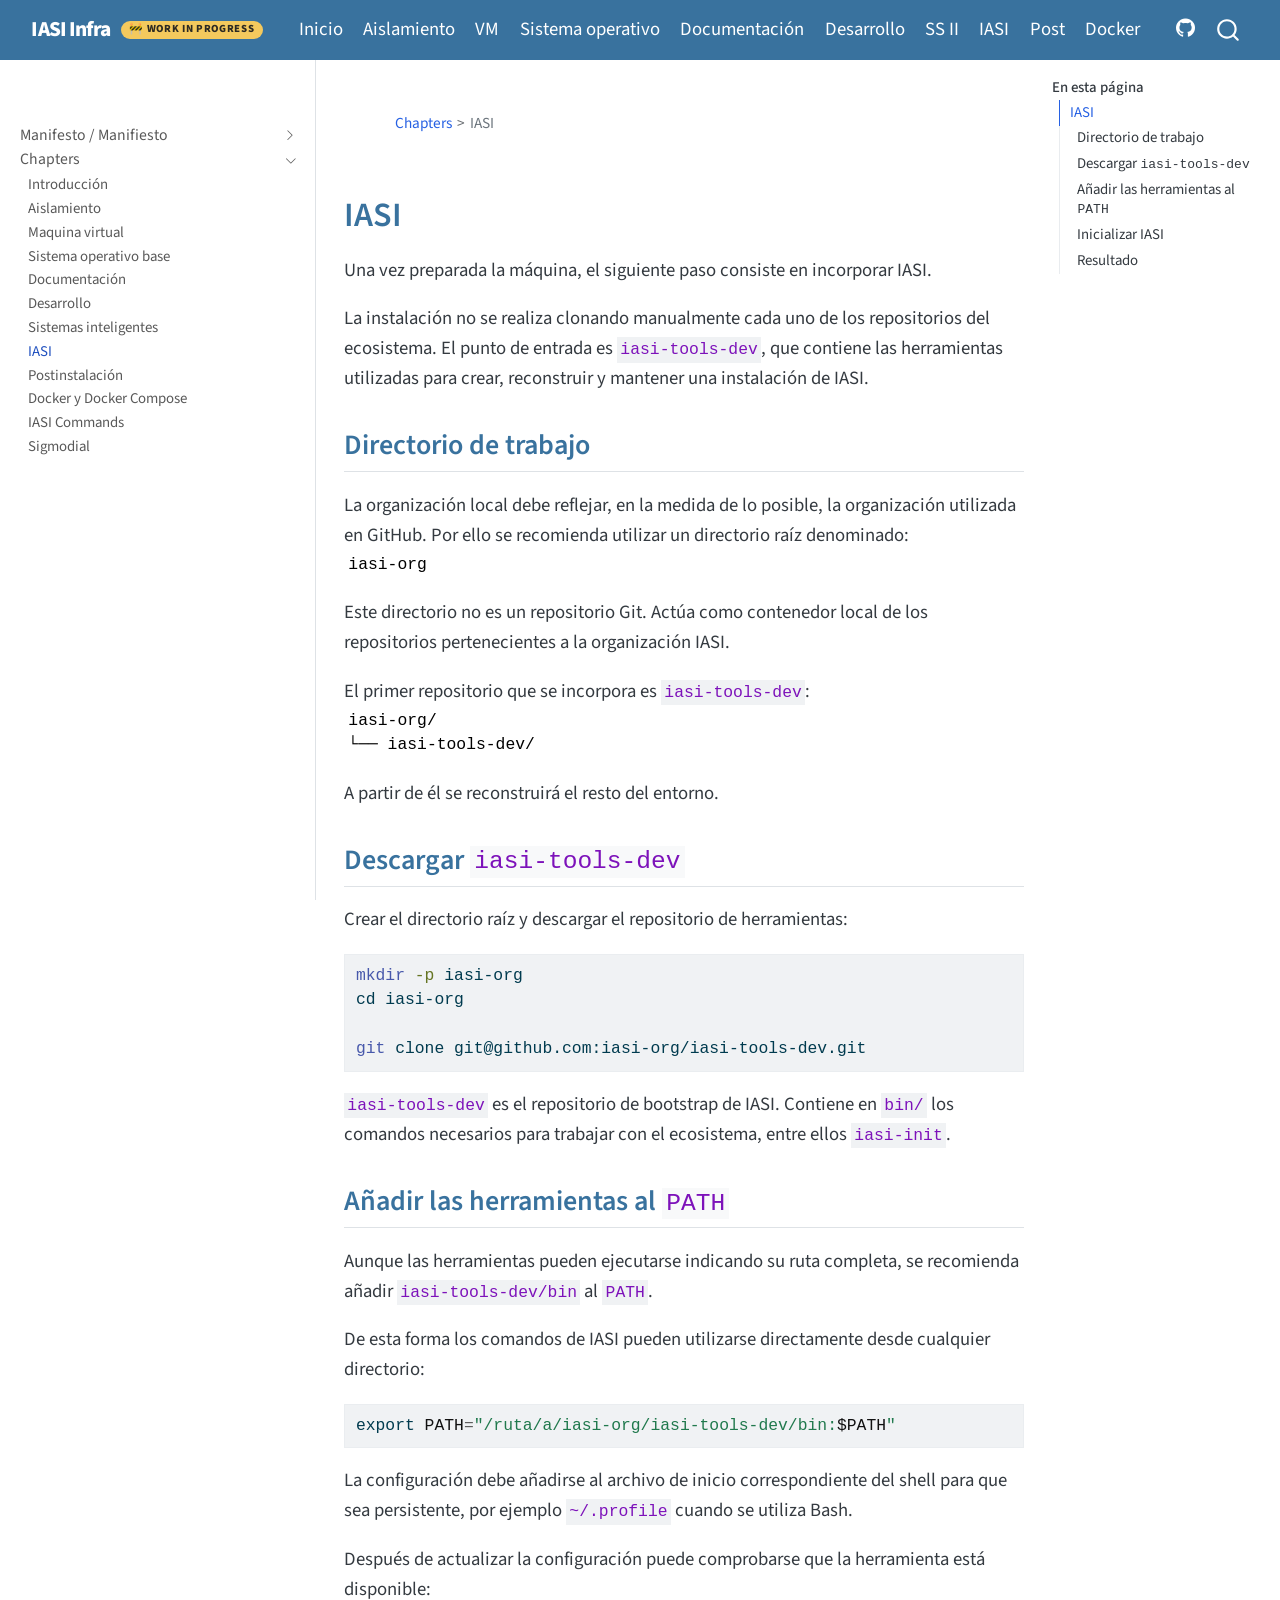
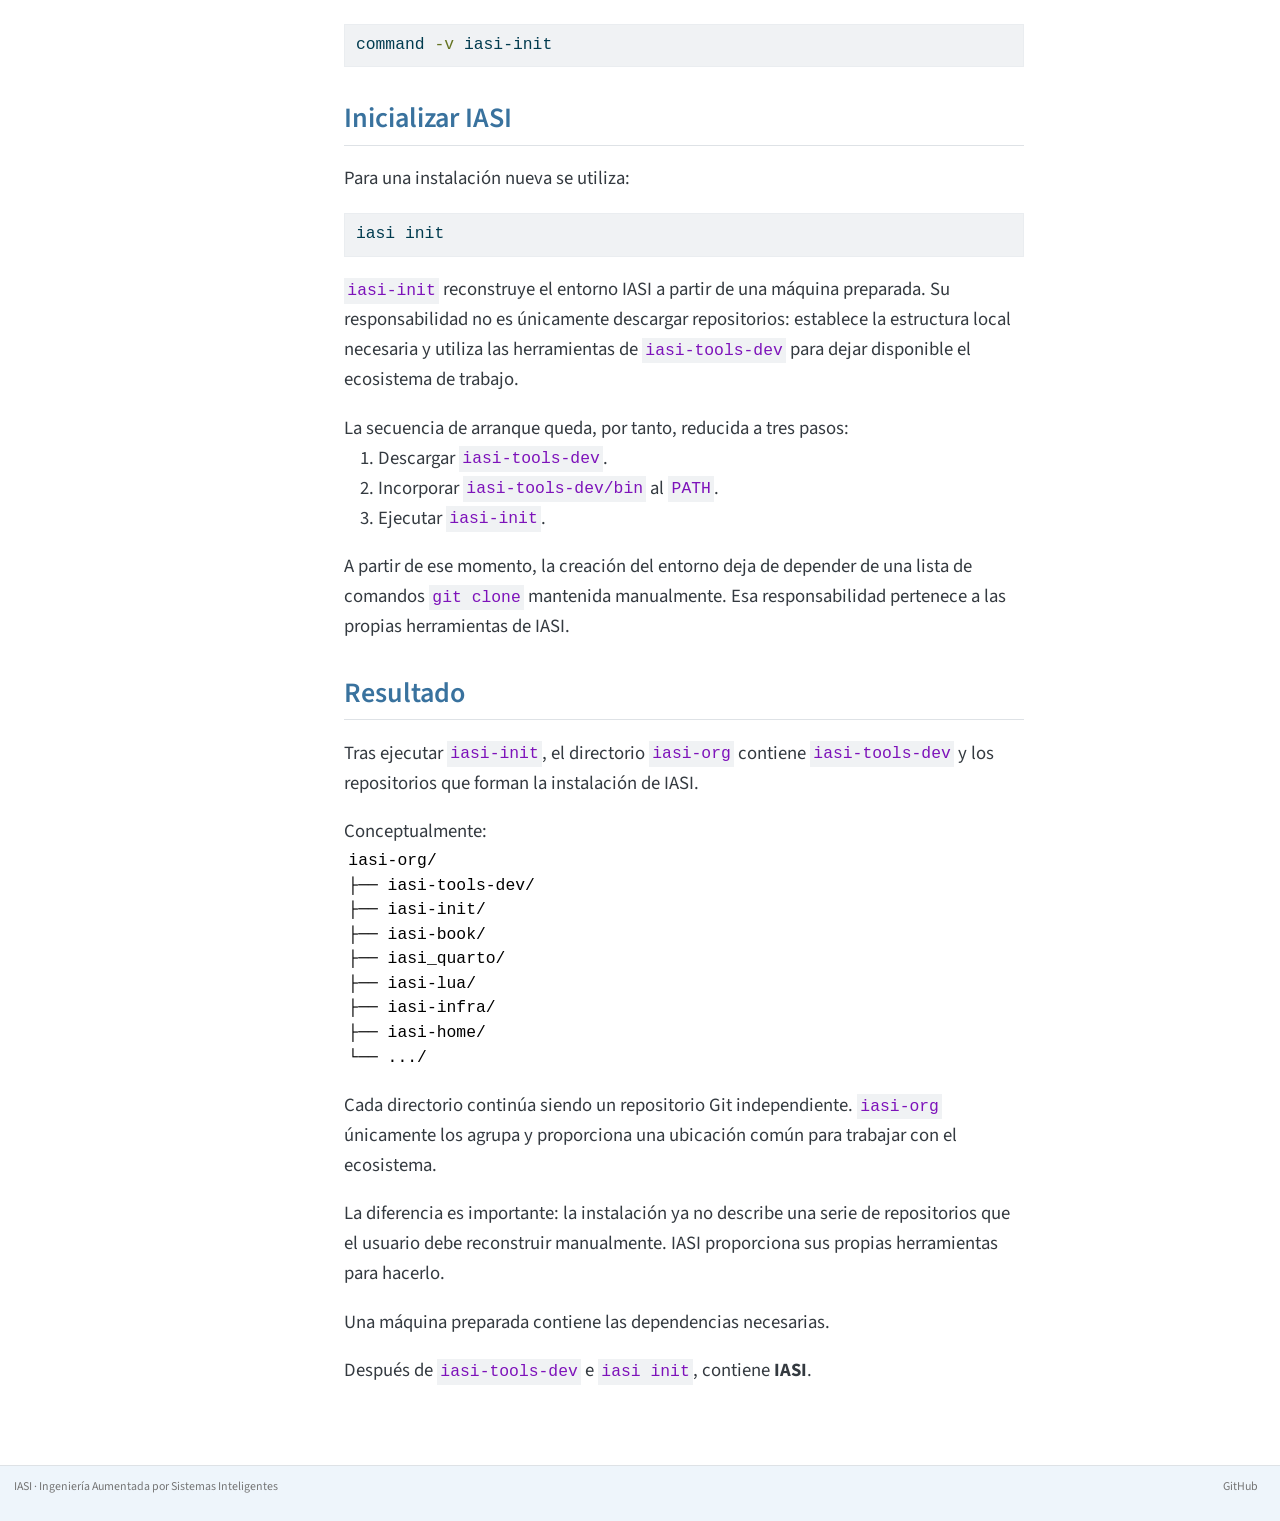
<file: publish/chapters/18-iasi.html>
<!DOCTYPE html>
<html xmlns="http://www.w3.org/1999/xhtml" lang="es" xml:lang="es">
<head>
<meta http-equiv="Content-Type" content="text/html; charset=UTF-8">
<meta charset="utf-8">
<meta name="generator" content="quarto-1.10.18">
<meta name="viewport" content="width=device-width, initial-scale=1.0, user-scalable=yes">
<title>iasi – IASI Infra</title>
<style>
/* Default styles provided by pandoc.
** See https://pandoc.org/MANUAL.html#variables-for-html for config info.
*/
span.smallcaps{font-variant: small-caps;}
div.columns{display: flex; gap: 1.5em;}
div.column{flex: auto;}
@media screen {
div.columns{gap: min(4vw, 1.5em);}
div.column{overflow-x: auto;}
}
div.hanging-indent{margin-left: 1.5em; text-indent: -1.5em;}
ul.task-list{list-style: none;}
ul.task-list li input[type="checkbox"] {
  width: 0.8em;
  margin: 0 0.8em 0.2em -1em; /* quarto-specific, see https://github.com/quarto-dev/quarto-cli/issues/4556 */ 
  vertical-align: middle;
}
/* CSS for syntax highlighting */
html { -webkit-text-size-adjust: 100%; }
pre > code.sourceCode { white-space: pre; position: relative; }
pre > code.sourceCode > span { display: inline-block; line-height: 1.25; }
pre > code.sourceCode > span:empty { height: 1.2em; }
.sourceCode { overflow: visible; }
code.sourceCode > span { color: inherit; text-decoration: inherit; }
div.sourceCode { margin: 1em 0; }
pre.sourceCode { margin: 0; }
@media screen {
div.sourceCode { overflow: auto; }
}
@media print {
pre > code.sourceCode { white-space: pre-wrap; }
pre > code.sourceCode > span { text-indent: -5em; padding-left: 5em; }
}
pre.numberSource code
  { counter-reset: source-line 0; }
pre.numberSource code > span
  { position: relative; left: -4em; counter-increment: source-line; }
pre.numberSource code > span > a:first-child::before
  { content: counter(source-line);
    position: relative; left: -1em; text-align: right; vertical-align: baseline;
    border: none; display: inline-block;
    -webkit-touch-callout: none; -webkit-user-select: none;
    -khtml-user-select: none; -moz-user-select: none;
    -ms-user-select: none; user-select: none;
    padding: 0 4px; width: 4em;
  }
pre.numberSource { margin-left: 3em;  padding-left: 4px; }
div.sourceCode
  {   }
@media screen {
pre > code.sourceCode > span > a:first-child::before { text-decoration: underline; }
}
</style>
<script src="../site_libs/quarto-nav/quarto-nav.js"></script><script src="../site_libs/quarto-nav/headroom.min.js"></script><script src="../site_libs/clipboard/clipboard.min.js"></script><script src="../site_libs/quarto-search/autocomplete.umd.js"></script><script src="../site_libs/quarto-search/fuse.min.js"></script><script src="../site_libs/quarto-search/quarto-search.js"></script><meta name="quarto:offset" content="../">
<script src="../site_libs/quarto-html/quarto.js" type="module"></script><script src="../site_libs/quarto-html/tabsets/tabsets.js" type="module"></script><script src="../site_libs/quarto-html/popper.min.js"></script><script src="../site_libs/quarto-html/tippy.umd.min.js"></script><script src="../site_libs/quarto-html/anchor.min.js"></script><link href="../site_libs/quarto-html/tippy.css" rel="stylesheet">
<link href="../site_libs/quarto-html/quarto-syntax-highlighting-64a204ab8560d761af7679ceaba22944.css" rel="stylesheet" id="quarto-text-highlighting-styles">
<script src="../site_libs/bootstrap/bootstrap.min.js"></script><link href="../site_libs/bootstrap/bootstrap-icons.css" rel="stylesheet">
<link href="../site_libs/bootstrap/bootstrap-066f6ffa7eb3b5c3922307862953997a.min.css" rel="stylesheet" append-hash="true" id="quarto-bootstrap" data-mode="light">
<script id="quarto-search-options" type="application/json">{
  "location": "navbar",
  "copy-button": false,
  "collapse-after": 3,
  "panel-placement": "end",
  "type": "overlay",
  "limit": 50,
  "keyboard-shortcut": [
    "f",
    "/",
    "s"
  ],
  "show-item-context": false,
  "language": {
    "search-no-results-text": "No se han encontrado resultados",
    "search-matching-documents-text": "documentos encontrados",
    "search-copy-link-title": "Copiar el enlace en la búsqueda",
    "search-hide-matches-text": "Ocultar resultados adicionales",
    "search-more-match-text": "resultado adicional en este documento",
    "search-more-matches-text": "resultados adicionales en este documento",
    "search-clear-button-title": "Borrar",
    "search-text-placeholder": "",
    "search-detached-cancel-button-title": "Cancelar",
    "search-submit-button-title": "Enviar",
    "search-label": "Buscar"
  }
}</script>
</head>
<body class="nav-sidebar docked nav-fixed quarto-light">

<div id="quarto-search-results"></div>
  <header id="quarto-header" class="headroom fixed-top"><nav class="navbar navbar-expand-lg " data-bs-theme="dark"><div class="navbar-container container-fluid">
      <div class="navbar-brand-container mx-auto">
    <a class="navbar-brand" href="../index.html">
    <span class="navbar-title">IASI Infra</span>
    </a>
  </div>
            <div id="quarto-search" class="" title="Buscar"></div>
          <button class="navbar-toggler" type="button" data-bs-toggle="collapse" data-bs-target="#navbarCollapse" aria-controls="navbarCollapse" role="menu" aria-expanded="false" aria-label="Navegación de palanca" onclick="if (window.quartoToggleHeadroom) { window.quartoToggleHeadroom(); }">
  <span class="navbar-toggler-icon"></span>
</button>
          <div class="collapse navbar-collapse" id="navbarCollapse">
            <ul class="navbar-nav navbar-nav-scroll me-auto">
<li class="nav-item">
    <a class="nav-link" href="../index.html"> 
<span class="menu-text">Inicio</span></a>
  </li>  
  <li class="nav-item">
    <a class="nav-link active" href="../chapters/12-isolation.html" aria-current="page"> 
<span class="menu-text">Aislamiento</span></a>
  </li>  
  <li class="nav-item">
    <a class="nav-link" href="../chapters/13-vm.html"> 
<span class="menu-text">VM</span></a>
  </li>  
  <li class="nav-item">
    <a class="nav-link" href="../chapters/14-so-base.html"> 
<span class="menu-text">Sistema operativo</span></a>
  </li>  
  <li class="nav-item">
    <a class="nav-link" href="../chapters/15-documentation.html"> 
<span class="menu-text">Documentación</span></a>
  </li>  
  <li class="nav-item">
    <a class="nav-link" href="../chapters/16-desarrollo.html"> 
<span class="menu-text">Desarrollo</span></a>
  </li>  
  <li class="nav-item">
    <a class="nav-link" href="../chapters/17-sistemas-inteligentes.html"> 
<span class="menu-text">SS II</span></a>
  </li>  
  <li class="nav-item">
    <a class="nav-link" href="../chapters/18-iasi.html"> 
<span class="menu-text">IASI</span></a>
  </li>  
  <li class="nav-item">
    <a class="nav-link" href="../chapters/19-postinstalacion.html"> 
<span class="menu-text">Post</span></a>
  </li>  
  <li class="nav-item">
    <a class="nav-link" href="../chapters/20-docker.html"> 
<span class="menu-text">Docker</span></a>
  </li>  
</ul>
<ul class="navbar-nav navbar-nav-scroll ms-auto">
<li class="nav-item compact">
    <a class="nav-link" href="https://github.com/iasi-org/iasi-infra"> <i class="bi bi-github" role="img" aria-label="GitHub">
</i> 
<span class="menu-text"></span></a>
  </li>  
</ul>
</div> <!-- /navcollapse -->
            <div class="quarto-navbar-tools">
</div>
      </div> <!-- /container-fluid -->
    </nav><nav class="quarto-secondary-nav"><div class="container-fluid d-flex">
      <button type="button" class="quarto-btn-toggle btn" data-bs-toggle="collapse" role="button" data-bs-target=".quarto-sidebar-collapse-item" aria-controls="quarto-sidebar" aria-expanded="false" aria-label="Alternar barra lateral" onclick="if (window.quartoToggleHeadroom) { window.quartoToggleHeadroom(); }">
        <i class="bi bi-layout-text-sidebar-reverse"></i>
      </button>
        <nav class="quarto-page-breadcrumbs" aria-label="breadcrumb"><ol class="breadcrumb">
<li class="breadcrumb-item"><a href="../chapters/11-intro.html">Chapters</a></li>
<li class="breadcrumb-item"><a href="../chapters/18-iasi.html">IASI</a></li>
</ol></nav><a class="flex-grow-1" role="navigation" data-bs-toggle="collapse" data-bs-target=".quarto-sidebar-collapse-item" aria-controls="quarto-sidebar" aria-expanded="false" aria-label="Alternar barra lateral" onclick="if (window.quartoToggleHeadroom) { window.quartoToggleHeadroom(); }">      
        </a>
      <button type="button" class="btn quarto-search-button" aria-label="Buscar" onclick="window.quartoOpenSearch();">
        <i class="bi bi-search"></i>
      </button>
    </div>
  </nav></header><!-- content --><div id="quarto-content" class="quarto-container page-columns page-rows-contents page-layout-article page-navbar">
<!-- sidebar -->
  <nav id="quarto-sidebar" class="sidebar collapse collapse-horizontal quarto-sidebar-collapse-item sidebar-navigation docked overflow-auto"><div class="mt-2 flex-shrink-0 align-items-center">
        <div class="sidebar-search">
        <div id="quarto-search" class="" title="Buscar"></div>
        </div>
        </div>
    <div class="sidebar-menu-container"> 
    <ul class="list-unstyled mt-1">
<li class="sidebar-item sidebar-item-section">
  <div class="sidebar-item-container"> 
  <a href="../01-manifesto-bilingual.html" class="sidebar-item-text sidebar-link">
 <span class="menu-text">Manifesto / Manifiesto</span></a>
  <a class="sidebar-item-toggle text-start collapsed" data-bs-toggle="collapse" data-bs-target="#iasi-sidebar--01-manifesto-bilingual-html" role="navigation" aria-expanded="false" aria-controls="iasi-sidebar--01-manifesto-bilingual-html" aria-label="Toggle section"><i class="bi bi-chevron-right ms-2"></i></a>
</div>
<ul id="iasi-sidebar--01-manifesto-bilingual-html" class="collapse list-unstyled sidebar-section depth2">
<li><a href="../01-manifesto-bilingual.html#manifesto-manifiesto" id="toc-manifesto-manifiesto" class="nav-link active" data-scroll-target="#manifesto-manifiesto">Manifesto / Manifiesto</a></li>
  </ul>
</li>
        <li class="sidebar-item sidebar-item-section">
      <div class="sidebar-item-container"> 
            <a class="sidebar-item-text sidebar-link text-start" data-bs-toggle="collapse" data-bs-target="#quarto-sidebar-section-1" role="navigation" aria-expanded="true">
 <span class="menu-text">Chapters</span></a>
          <a class="sidebar-item-toggle text-start" data-bs-toggle="collapse" data-bs-target="#quarto-sidebar-section-1" role="navigation" aria-expanded="true" aria-label="Alternar sección">
            <i class="bi bi-chevron-right ms-2"></i>
          </a> 
      </div>
      <ul id="quarto-sidebar-section-1" class="collapse list-unstyled sidebar-section depth1 show">
<li class="sidebar-item">
  <div class="sidebar-item-container"> 
  <a href="../chapters/11-intro.html" class="sidebar-item-text sidebar-link">
 <span class="menu-text">Introducción</span></a>
  </div>
</li>
          <li class="sidebar-item">
  <div class="sidebar-item-container"> 
  <a href="../chapters/12-isolation.html" class="sidebar-item-text sidebar-link">
 <span class="menu-text">Aislamiento</span></a>
  </div>
</li>
          <li class="sidebar-item">
  <div class="sidebar-item-container"> 
  <a href="../chapters/13-vm.html" class="sidebar-item-text sidebar-link">
 <span class="menu-text">Maquina virtual</span></a>
  </div>
</li>
          <li class="sidebar-item">
  <div class="sidebar-item-container"> 
  <a href="../chapters/14-so-base.html" class="sidebar-item-text sidebar-link">
 <span class="menu-text">Sistema operativo base</span></a>
  </div>
</li>
          <li class="sidebar-item">
  <div class="sidebar-item-container"> 
  <a href="../chapters/15-documentation.html" class="sidebar-item-text sidebar-link">
 <span class="menu-text">Documentación</span></a>
  </div>
</li>
          <li class="sidebar-item">
  <div class="sidebar-item-container"> 
  <a href="../chapters/16-desarrollo.html" class="sidebar-item-text sidebar-link">
 <span class="menu-text">Desarrollo</span></a>
  </div>
</li>
          <li class="sidebar-item">
  <div class="sidebar-item-container"> 
  <a href="../chapters/17-sistemas-inteligentes.html" class="sidebar-item-text sidebar-link">
 <span class="menu-text">Sistemas inteligentes</span></a>
  </div>
</li>
          <li class="sidebar-item">
  <div class="sidebar-item-container"> 
  <a href="../chapters/18-iasi.html" class="sidebar-item-text sidebar-link active">
 <span class="menu-text">IASI</span></a>
  </div>
</li>
          <li class="sidebar-item">
  <div class="sidebar-item-container"> 
  <a href="../chapters/19-postinstalacion.html" class="sidebar-item-text sidebar-link">
 <span class="menu-text">Postinstalación</span></a>
  </div>
</li>
          <li class="sidebar-item">
  <div class="sidebar-item-container"> 
  <a href="../chapters/20-docker.html" class="sidebar-item-text sidebar-link">
 <span class="menu-text">Docker y Docker Compose</span></a>
  </div>
</li>
          <li class="sidebar-item">
  <div class="sidebar-item-container"> 
  <a href="../chapters/21-commands.html" class="sidebar-item-text sidebar-link">
 <span class="menu-text">IASI Commands</span></a>
  </div>
</li>
          <li class="sidebar-item">
  <div class="sidebar-item-container"> 
  <a href="../chapters/99-sigmoidal.html" class="sidebar-item-text sidebar-link">
 <span class="menu-text">Sigmodial</span></a>
  </div>
</li>
      </ul>
</li>
    </ul>
</div>
</nav><div id="quarto-sidebar-glass" class="quarto-sidebar-collapse-item" data-bs-toggle="collapse" data-bs-target=".quarto-sidebar-collapse-item"></div>
<!-- margin-sidebar -->
    <div id="quarto-margin-sidebar" class="sidebar margin-sidebar">
        <nav id="TOC" role="doc-toc" class="toc-active"><h2 id="toc-title">En esta página</h2>
   
  <ul>
<li>
<a href="#iasi" id="toc-iasi" class="nav-link active" data-scroll-target="#iasi">IASI</a>
  <ul class="collapse">
<li><a href="#directorio-de-trabajo" id="toc-directorio-de-trabajo" class="nav-link" data-scroll-target="#directorio-de-trabajo">Directorio de trabajo</a></li>
  <li><a href="#descargar-iasi-tools-dev" id="toc-descargar-iasi-tools-dev" class="nav-link" data-scroll-target="#descargar-iasi-tools-dev">Descargar <code>iasi-tools-dev</code></a></li>
  <li><a href="#a%C3%B1adir-las-herramientas-al-path" id="toc-añadir-las-herramientas-al-path" class="nav-link" data-scroll-target="#añadir-las-herramientas-al-path">Añadir las herramientas al <code>PATH</code></a></li>
  <li><a href="#inicializar-iasi" id="toc-inicializar-iasi" class="nav-link" data-scroll-target="#inicializar-iasi">Inicializar IASI</a></li>
  <li><a href="#resultado" id="toc-resultado" class="nav-link" data-scroll-target="#resultado">Resultado</a></li>
  </ul>
</li>
  </ul></nav>
</div>
<!-- main -->
<main class="content" id="quarto-document-content"><header id="title-block-header" class="quarto-title-block"><nav class="quarto-page-breadcrumbs quarto-title-breadcrumbs d-none d-lg-block" aria-label="breadcrumb"><ol class="breadcrumb">
<li class="breadcrumb-item"><a href="../chapters/11-intro.html">Chapters</a></li>
<li class="breadcrumb-item"><a href="../chapters/18-iasi.html">IASI</a></li>
</ol></nav></header><section id="iasi" class="level1"><h1>IASI</h1>
<p>Una vez preparada la máquina, el siguiente paso consiste en incorporar IASI.</p>
<p>La instalación no se realiza clonando manualmente cada uno de los repositorios del ecosistema. El punto de entrada es <code>iasi-tools-dev</code>, que contiene las herramientas utilizadas para crear, reconstruir y mantener una instalación de IASI.</p>
<section id="directorio-de-trabajo" class="level2"><h2 class="anchored" data-anchor-id="directorio-de-trabajo">Directorio de trabajo</h2>
<p>La organización local debe reflejar, en la medida de lo posible, la organización utilizada en GitHub. Por ello se recomienda utilizar un directorio raíz denominado:</p>
<pre class="text"><code>iasi-org</code></pre>
<p>Este directorio no es un repositorio Git. Actúa como contenedor local de los repositorios pertenecientes a la organización IASI.</p>
<p>El primer repositorio que se incorpora es <code>iasi-tools-dev</code>:</p>
<pre class="text"><code>iasi-org/
└── iasi-tools-dev/</code></pre>
<p>A partir de él se reconstruirá el resto del entorno.</p>
</section><section id="descargar-iasi-tools-dev" class="level2"><h2 class="anchored" data-anchor-id="descargar-iasi-tools-dev">Descargar <code>iasi-tools-dev</code>
</h2>
<p>Crear el directorio raíz y descargar el repositorio de herramientas:</p>
<div class="code-copy-outer-scaffold">
<div class="sourceCode" id="cb3"><pre class="sourceCode bash code-with-copy"><code class="sourceCode bash"><span id="cb3-1"><a href="#cb3-1" aria-hidden="true" tabindex="-1"></a><span class="fu">mkdir</span> <span class="at">-p</span> iasi-org</span>
<span id="cb3-2"><a href="#cb3-2" aria-hidden="true" tabindex="-1"></a><span class="bu">cd</span> iasi-org</span>
<span id="cb3-3"><a href="#cb3-3" aria-hidden="true" tabindex="-1"></a></span>
<span id="cb3-4"><a href="#cb3-4" aria-hidden="true" tabindex="-1"></a><span class="fu">git</span> clone git@github.com:iasi-org/iasi-tools-dev.git</span></code></pre></div>
<button title="Copiar al portapapeles" class="code-copy-button"><i class="bi"></i></button>
</div>
<p><code>iasi-tools-dev</code> es el repositorio de bootstrap de IASI. Contiene en <code>bin/</code> los comandos necesarios para trabajar con el ecosistema, entre ellos <code>iasi-init</code>.</p>
</section><section id="añadir-las-herramientas-al-path" class="level2"><h2 class="anchored" data-anchor-id="añadir-las-herramientas-al-path">Añadir las herramientas al <code>PATH</code>
</h2>
<p>Aunque las herramientas pueden ejecutarse indicando su ruta completa, se recomienda añadir <code>iasi-tools-dev/bin</code> al <code>PATH</code>.</p>
<p>De esta forma los comandos de IASI pueden utilizarse directamente desde cualquier directorio:</p>
<div class="code-copy-outer-scaffold">
<div class="sourceCode" id="cb4"><pre class="sourceCode bash code-with-copy"><code class="sourceCode bash"><span id="cb4-1"><a href="#cb4-1" aria-hidden="true" tabindex="-1"></a><span class="bu">export</span> <span class="va">PATH</span><span class="op">=</span><span class="st">"/ruta/a/iasi-org/iasi-tools-dev/bin:</span><span class="va">$PATH</span><span class="st">"</span></span></code></pre></div>
<button title="Copiar al portapapeles" class="code-copy-button"><i class="bi"></i></button>
</div>
<p>La configuración debe añadirse al archivo de inicio correspondiente del shell para que sea persistente, por ejemplo <code>~/.profile</code> cuando se utiliza Bash.</p>
<p>Después de actualizar la configuración puede comprobarse que la herramienta está disponible:</p>
<div class="code-copy-outer-scaffold">
<div class="sourceCode" id="cb5"><pre class="sourceCode bash code-with-copy"><code class="sourceCode bash"><span id="cb5-1"><a href="#cb5-1" aria-hidden="true" tabindex="-1"></a><span class="bu">command</span> <span class="at">-v</span> iasi-init</span></code></pre></div>
<button title="Copiar al portapapeles" class="code-copy-button"><i class="bi"></i></button>
</div>
</section><section id="inicializar-iasi" class="level2"><h2 class="anchored" data-anchor-id="inicializar-iasi">Inicializar IASI</h2>
<p>Para una instalación nueva se utiliza:</p>
<div class="code-copy-outer-scaffold">
<div class="sourceCode" id="cb6"><pre class="sourceCode bash code-with-copy"><code class="sourceCode bash"><span id="cb6-1"><a href="#cb6-1" aria-hidden="true" tabindex="-1"></a><span class="ex">iasi</span> init</span></code></pre></div>
<button title="Copiar al portapapeles" class="code-copy-button"><i class="bi"></i></button>
</div>
<p><code>iasi-init</code> reconstruye el entorno IASI a partir de una máquina preparada. Su responsabilidad no es únicamente descargar repositorios: establece la estructura local necesaria y utiliza las herramientas de <code>iasi-tools-dev</code> para dejar disponible el ecosistema de trabajo.</p>
<p>La secuencia de arranque queda, por tanto, reducida a tres pasos:</p>
<ol type="1">
<li>Descargar <code>iasi-tools-dev</code>.</li>
<li>Incorporar <code>iasi-tools-dev/bin</code> al <code>PATH</code>.</li>
<li>Ejecutar <code>iasi-init</code>.</li>
</ol>
<p>A partir de ese momento, la creación del entorno deja de depender de una lista de comandos <code>git clone</code> mantenida manualmente. Esa responsabilidad pertenece a las propias herramientas de IASI.</p>
</section><section id="resultado" class="level2"><h2 class="anchored" data-anchor-id="resultado">Resultado</h2>
<p>Tras ejecutar <code>iasi-init</code>, el directorio <code>iasi-org</code> contiene <code>iasi-tools-dev</code> y los repositorios que forman la instalación de IASI.</p>
<p>Conceptualmente:</p>
<pre class="text"><code>iasi-org/
├── iasi-tools-dev/
├── iasi-init/
├── iasi-book/
├── iasi_quarto/
├── iasi-lua/
├── iasi-infra/
├── iasi-home/
└── .../</code></pre>
<p>Cada directorio continúa siendo un repositorio Git independiente. <code>iasi-org</code> únicamente los agrupa y proporciona una ubicación común para trabajar con el ecosistema.</p>
<p>La diferencia es importante: la instalación ya no describe una serie de repositorios que el usuario debe reconstruir manualmente. IASI proporciona sus propias herramientas para hacerlo.</p>
<p>Una máquina preparada contiene las dependencias necesarias.</p>
<p>Después de <code>iasi-tools-dev</code> e <code>iasi init</code>, contiene <strong>IASI</strong>.</p>


</section></section></main><!-- /main --><script id="quarto-html-after-body" type="application/javascript">
  window.document.addEventListener("DOMContentLoaded", function (event) {
    const icon = "";
    const anchorJS = new window.AnchorJS();
    anchorJS.options = {
      placement: 'right',
      icon: icon
    };
    anchorJS.add('.anchored');
    const isCodeAnnotation = (el) => {
      for (const clz of el.classList) {
        if (clz.startsWith('code-annotation-')) {                     
          return true;
        }
      }
      return false;
    }
    const onCopySuccess = function(e) {
      // button target
      const button = e.trigger;
      // don't keep focus
      button.blur();
      // flash "checked"
      button.classList.add('code-copy-button-checked');
      var currentTitle = button.getAttribute("title");
      button.setAttribute("title", "Copiado");
      let tooltip;
      if (window.bootstrap) {
        button.setAttribute("data-bs-toggle", "tooltip");
        button.setAttribute("data-bs-placement", "left");
        button.setAttribute("data-bs-title", "Copiado");
        tooltip = new bootstrap.Tooltip(button, 
          { trigger: "manual", 
            customClass: "code-copy-button-tooltip",
            offset: [0, -8]});
        tooltip.show();    
      }
      setTimeout(function() {
        if (tooltip) {
          tooltip.hide();
          button.removeAttribute("data-bs-title");
          button.removeAttribute("data-bs-toggle");
          button.removeAttribute("data-bs-placement");
        }
        button.setAttribute("title", currentTitle);
        button.classList.remove('code-copy-button-checked');
      }, 1000);
      // clear code selection
      e.clearSelection();
    }
    const getTextToCopy = function(trigger) {
      const outerScaffold = trigger.parentElement.cloneNode(true);
      const codeEl = outerScaffold.querySelector('code');
      for (const childEl of codeEl.children) {
        if (isCodeAnnotation(childEl)) {
          childEl.remove();
        }
      }
      return codeEl.innerText;
    }
    const clipboard = new window.ClipboardJS('.code-copy-button:not([data-in-quarto-modal])', {
      text: getTextToCopy
    });
    clipboard.on('success', onCopySuccess);
    if (window.document.getElementById('quarto-embedded-source-code-modal')) {
      const clipboardModal = new window.ClipboardJS('.code-copy-button[data-in-quarto-modal]', {
        text: getTextToCopy,
        container: window.document.getElementById('quarto-embedded-source-code-modal')
      });
      clipboardModal.on('success', onCopySuccess);
    }
      var localhostRegex = new RegExp(/^(?:http|https):\/\/localhost\:?[0-9]*\//);
      var mailtoRegex = new RegExp(/^mailto:/);
        var filterRegex = new RegExp('/' + window.location.host + '/');
      var isInternal = (href) => {
          return filterRegex.test(href) || localhostRegex.test(href) || mailtoRegex.test(href);
      }
      // Inspect non-navigation links and adorn them if external
     var links = window.document.querySelectorAll('a[href]:not(.nav-link):not(.navbar-brand):not(.toc-action):not(.sidebar-link):not(.sidebar-item-toggle):not(.pagination-link):not(.no-external):not([aria-hidden]):not(.dropdown-item):not(.quarto-navigation-tool):not(.about-link)');
      for (var i=0; i<links.length; i++) {
        const link = links[i];
        if (!isInternal(link.href)) {
          // undo the damage that might have been done by quarto-nav.js in the case of
          // links that we want to consider external
          if (link.dataset.originalHref !== undefined) {
            link.href = link.dataset.originalHref;
          }
        }
      }
    function tippyHover(el, contentFn, onTriggerFn, onUntriggerFn) {
      const config = {
        allowHTML: true,
        maxWidth: 500,
        delay: 100,
        arrow: false,
        appendTo: function(el) {
            return el.parentElement;
        },
        interactive: true,
        interactiveBorder: 10,
        theme: 'quarto',
        placement: 'bottom-start',
      };
      if (contentFn) {
        config.content = contentFn;
      }
      if (onTriggerFn) {
        config.onTrigger = onTriggerFn;
      }
      if (onUntriggerFn) {
        config.onUntrigger = onUntriggerFn;
      }
      window.tippy(el, config); 
    }
    const noterefs = window.document.querySelectorAll('a[role="doc-noteref"]');
    for (var i=0; i<noterefs.length; i++) {
      const ref = noterefs[i];
      tippyHover(ref, function() {
        // use id or data attribute instead here
        let href = ref.getAttribute('data-footnote-href') || ref.getAttribute('href');
        try { href = new URL(href).hash; } catch {}
        const id = href.replace(/^#\/?/, "");
        const note = window.document.getElementById(id);
        if (note) {
          return note.innerHTML;
        } else {
          return "";
        }
      });
    }
    const xrefs = window.document.querySelectorAll('a.quarto-xref');
    const processXRef = (id, note) => {
      // Strip column container classes
      const stripColumnClz = (el) => {
        el.classList.remove("page-full", "page-columns");
        if (el.children) {
          for (const child of el.children) {
            stripColumnClz(child);
          }
        }
      }
      stripColumnClz(note)
      if (id === null || id.startsWith('sec-')) {
        // Special case sections, only their first couple elements
        const container = document.createElement("div");
        if (note.children && note.children.length > 2) {
          container.appendChild(note.children[0].cloneNode(true));
          for (let i = 1; i < note.children.length; i++) {
            const child = note.children[i];
            if (child.tagName === "P" && child.innerText === "") {
              continue;
            } else {
              container.appendChild(child.cloneNode(true));
              break;
            }
          }
          if (window.Quarto?.typesetMath) {
            window.Quarto.typesetMath(container);
          }
          return container.innerHTML
        } else {
          if (window.Quarto?.typesetMath) {
            window.Quarto.typesetMath(note);
          }
          return note.innerHTML;
        }
      } else {
        // Remove any anchor links if they are present
        const anchorLink = note.querySelector('a.anchorjs-link');
        if (anchorLink) {
          anchorLink.remove();
        }
        if (window.Quarto?.typesetMath) {
          window.Quarto.typesetMath(note);
        }
        if (note.classList.contains("callout")) {
          return note.outerHTML;
        } else {
          return note.innerHTML;
        }
      }
    }
    for (var i=0; i<xrefs.length; i++) {
      const xref = xrefs[i];
      tippyHover(xref, undefined, function(instance) {
        instance.disable();
        let url = xref.getAttribute('href');
        let hash = undefined; 
        if (url.startsWith('#')) {
          hash = url;
        } else {
          try { hash = new URL(url).hash; } catch {}
        }
        if (hash) {
          const id = hash.replace(/^#\/?/, "");
          const note = window.document.getElementById(id);
          if (note !== null) {
            try {
              const html = processXRef(id, note.cloneNode(true));
              instance.setContent(html);
            } finally {
              instance.enable();
              instance.show();
            }
          } else {
            // See if we can fetch this
            fetch(url.split('#')[0])
            .then(res => res.text())
            .then(html => {
              const parser = new DOMParser();
              const htmlDoc = parser.parseFromString(html, "text/html");
              const note = htmlDoc.getElementById(id);
              if (note !== null) {
                const html = processXRef(id, note);
                instance.setContent(html);
              } 
            }).finally(() => {
              instance.enable();
              instance.show();
            });
          }
        } else {
          // See if we can fetch a full url (with no hash to target)
          // This is a special case and we should probably do some content thinning / targeting
          fetch(url)
          .then(res => res.text())
          .then(html => {
            const parser = new DOMParser();
            const htmlDoc = parser.parseFromString(html, "text/html");
            const note = htmlDoc.querySelector('main.content');
            if (note !== null) {
              // This should only happen for chapter cross references
              // (since there is no id in the URL)
              // remove the first header
              if (note.children.length > 0 && note.children[0].tagName === "HEADER") {
                note.children[0].remove();
              }
              const html = processXRef(null, note);
              instance.setContent(html);
            } 
          }).finally(() => {
            instance.enable();
            instance.show();
          });
        }
      }, function(instance) {
      });
    }
        let selectedAnnoteEl;
        const selectorForAnnotation = ( cell, annotation) => {
          let cellAttr = 'data-code-cell="' + cell + '"';
          let lineAttr = 'data-code-annotation="' +  annotation + '"';
          const selector = 'span[' + cellAttr + '][' + lineAttr + ']';
          return selector;
        }
        const selectCodeLines = (annoteEl) => {
          const doc = window.document;
          const targetCell = annoteEl.getAttribute("data-target-cell");
          const targetAnnotation = annoteEl.getAttribute("data-target-annotation");
          const annoteSpan = window.document.querySelector(selectorForAnnotation(targetCell, targetAnnotation));
          const lines = annoteSpan.getAttribute("data-code-lines").split(",");
          const lineIds = lines.map((line) => {
            return targetCell + "-" + line;
          })
          let top = null;
          let height = null;
          let parent = null;
          if (lineIds.length > 0) {
              //compute the position of the single el (top and bottom and make a div)
              const el = window.document.getElementById(lineIds[0]);
              top = el.offsetTop;
              height = el.offsetHeight;
              parent = el.parentElement.parentElement;
            if (lineIds.length > 1) {
              const lastEl = window.document.getElementById(lineIds[lineIds.length - 1]);
              const bottom = lastEl.offsetTop + lastEl.offsetHeight;
              height = bottom - top;
            }
            if (top !== null && height !== null && parent !== null) {
              // cook up a div (if necessary) and position it 
              let div = window.document.getElementById("code-annotation-line-highlight");
              if (div === null) {
                div = window.document.createElement("div");
                div.setAttribute("id", "code-annotation-line-highlight");
                div.style.position = 'absolute';
                parent.appendChild(div);
              }
              div.style.top = top - 2 + "px";
              div.style.height = height + 4 + "px";
              div.style.left = 0;
              let gutterDiv = window.document.getElementById("code-annotation-line-highlight-gutter");
              if (gutterDiv === null) {
                gutterDiv = window.document.createElement("div");
                gutterDiv.setAttribute("id", "code-annotation-line-highlight-gutter");
                gutterDiv.style.position = 'absolute';
                const codeCell = window.document.getElementById(targetCell);
                const gutter = codeCell.querySelector('.code-annotation-gutter');
                gutter.appendChild(gutterDiv);
              }
              gutterDiv.style.top = top - 2 + "px";
              gutterDiv.style.height = height + 4 + "px";
            }
            selectedAnnoteEl = annoteEl;
          }
        };
        const unselectCodeLines = () => {
          const elementsIds = ["code-annotation-line-highlight", "code-annotation-line-highlight-gutter"];
          elementsIds.forEach((elId) => {
            const div = window.document.getElementById(elId);
            if (div) {
              div.remove();
            }
          });
          selectedAnnoteEl = undefined;
        };
          // Handle positioning of the toggle
      window.addEventListener(
        "resize",
        throttle(() => {
          elRect = undefined;
          if (selectedAnnoteEl) {
            selectCodeLines(selectedAnnoteEl);
          }
        }, 10)
      );
      function throttle(fn, ms) {
      let throttle = false;
      let timer;
        return (...args) => {
          if(!throttle) { // first call gets through
              fn.apply(this, args);
              throttle = true;
          } else { // all the others get throttled
              if(timer) clearTimeout(timer); // cancel #2
              timer = setTimeout(() => {
                fn.apply(this, args);
                timer = throttle = false;
              }, ms);
          }
        };
      }
        // Attach click handler to the DT
        const annoteDls = window.document.querySelectorAll('dt[data-target-cell]');
        for (const annoteDlNode of annoteDls) {
          annoteDlNode.addEventListener('click', (event) => {
            const clickedEl = event.target;
            if (clickedEl !== selectedAnnoteEl) {
              unselectCodeLines();
              const activeEl = window.document.querySelector('dt[data-target-cell].code-annotation-active');
              if (activeEl) {
                activeEl.classList.remove('code-annotation-active');
              }
              selectCodeLines(clickedEl);
              clickedEl.classList.add('code-annotation-active');
            } else {
              // Unselect the line
              unselectCodeLines();
              clickedEl.classList.remove('code-annotation-active');
            }
          });
        }
    const findCites = (el) => {
      const parentEl = el.parentElement;
      if (parentEl) {
        const cites = parentEl.dataset.cites;
        if (cites) {
          return {
            el,
            cites: cites.split(' ')
          };
        } else {
          return findCites(el.parentElement)
        }
      } else {
        return undefined;
      }
    };
    var bibliorefs = window.document.querySelectorAll('a[role="doc-biblioref"]');
    for (var i=0; i<bibliorefs.length; i++) {
      const ref = bibliorefs[i];
      const citeInfo = findCites(ref);
      if (citeInfo) {
        tippyHover(citeInfo.el, function() {
          var popup = window.document.createElement('div');
          citeInfo.cites.forEach(function(cite) {
            var citeDiv = window.document.createElement('div');
            citeDiv.classList.add('hanging-indent');
            citeDiv.classList.add('csl-entry');
            var biblioDiv = window.document.getElementById('ref-' + cite);
            if (biblioDiv) {
              citeDiv.innerHTML = biblioDiv.innerHTML;
            }
            popup.appendChild(citeDiv);
          });
          return popup.innerHTML;
        });
      }
    }
  });
  </script>
</div> <!-- /content -->
<footer class="footer"><div class="nav-footer">
    <div class="nav-footer-left">
<p>IASI · Ingeniería Aumentada por Sistemas Inteligentes</p>
</div>   
    <div class="nav-footer-center">
       
    </div>
    <div class="nav-footer-right">
      <ul class="footer-items list-unstyled">
<li class="nav-item">
    <a class="nav-link" href="https://github.com/iasi-org">
<p>GitHub</p>
</a>
  </li>  
</ul>
</div>
  </div>
</footer>
</body>
</html>
</file>
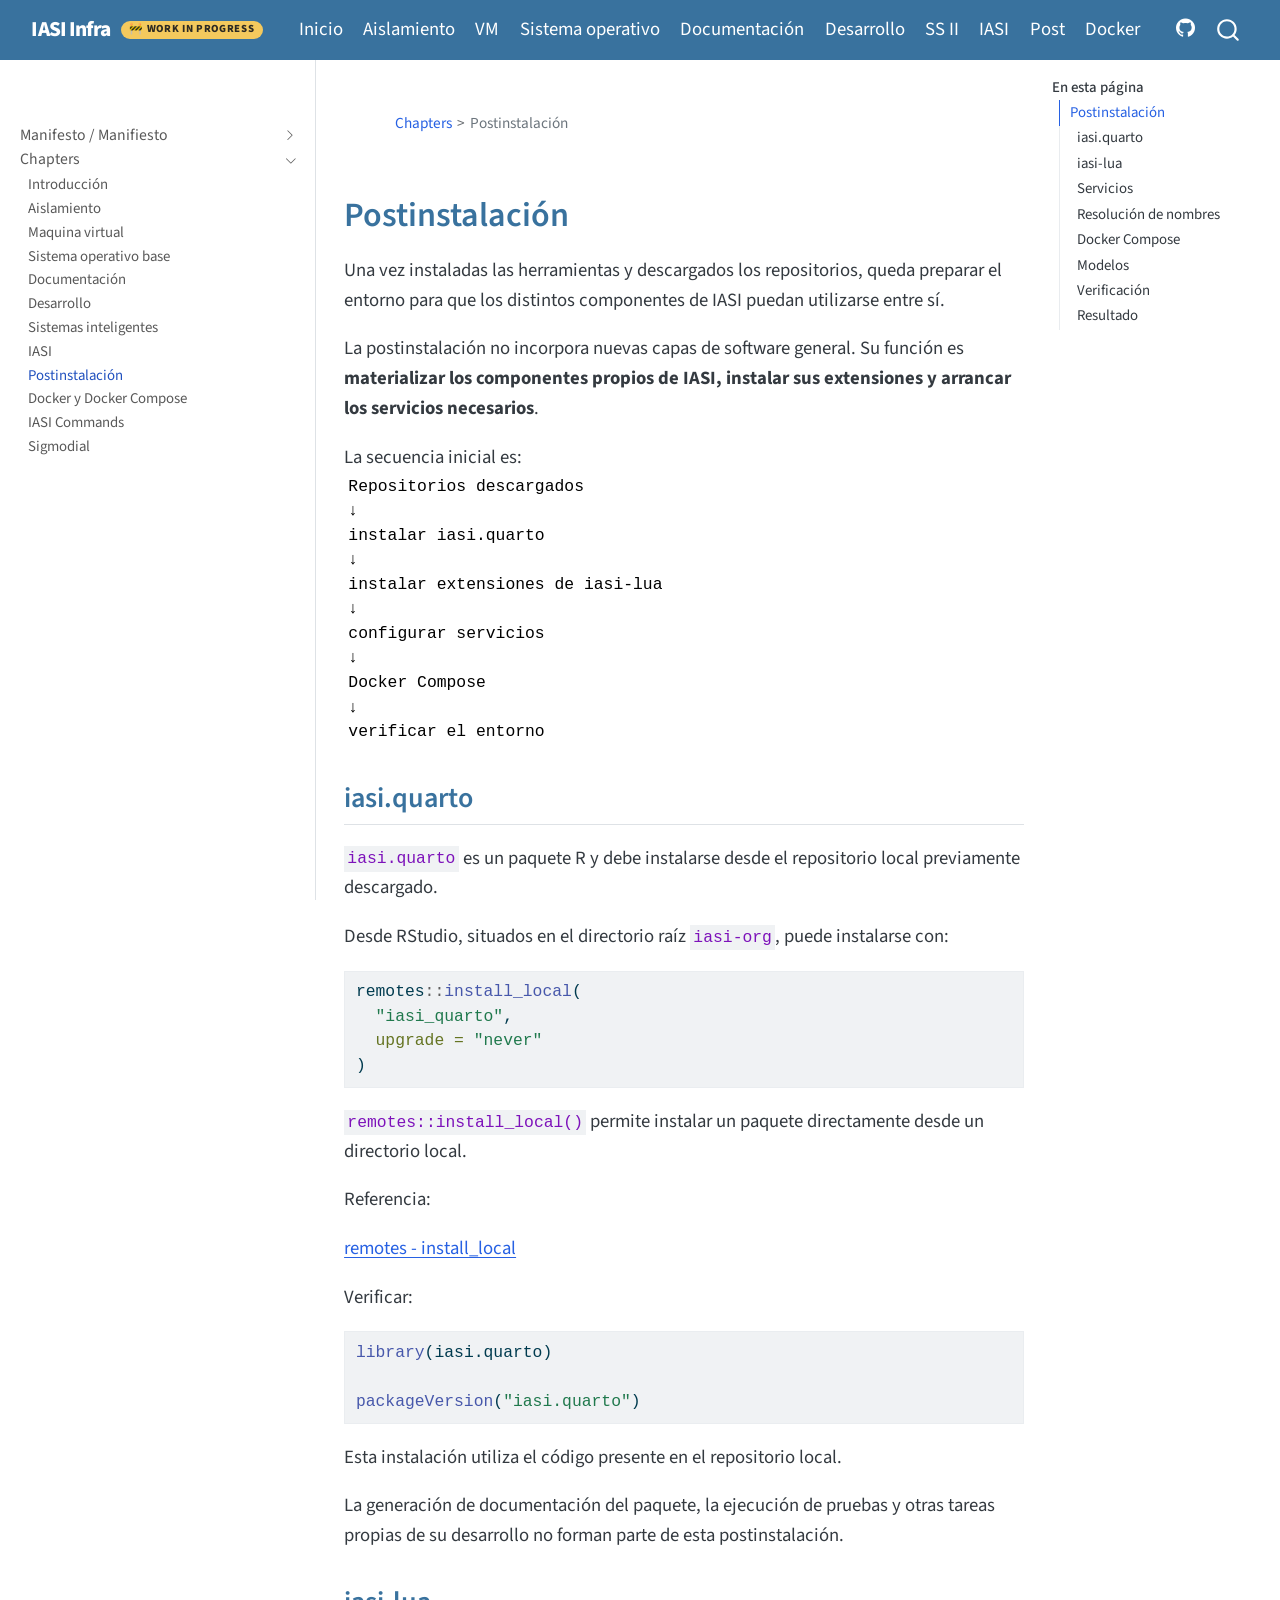
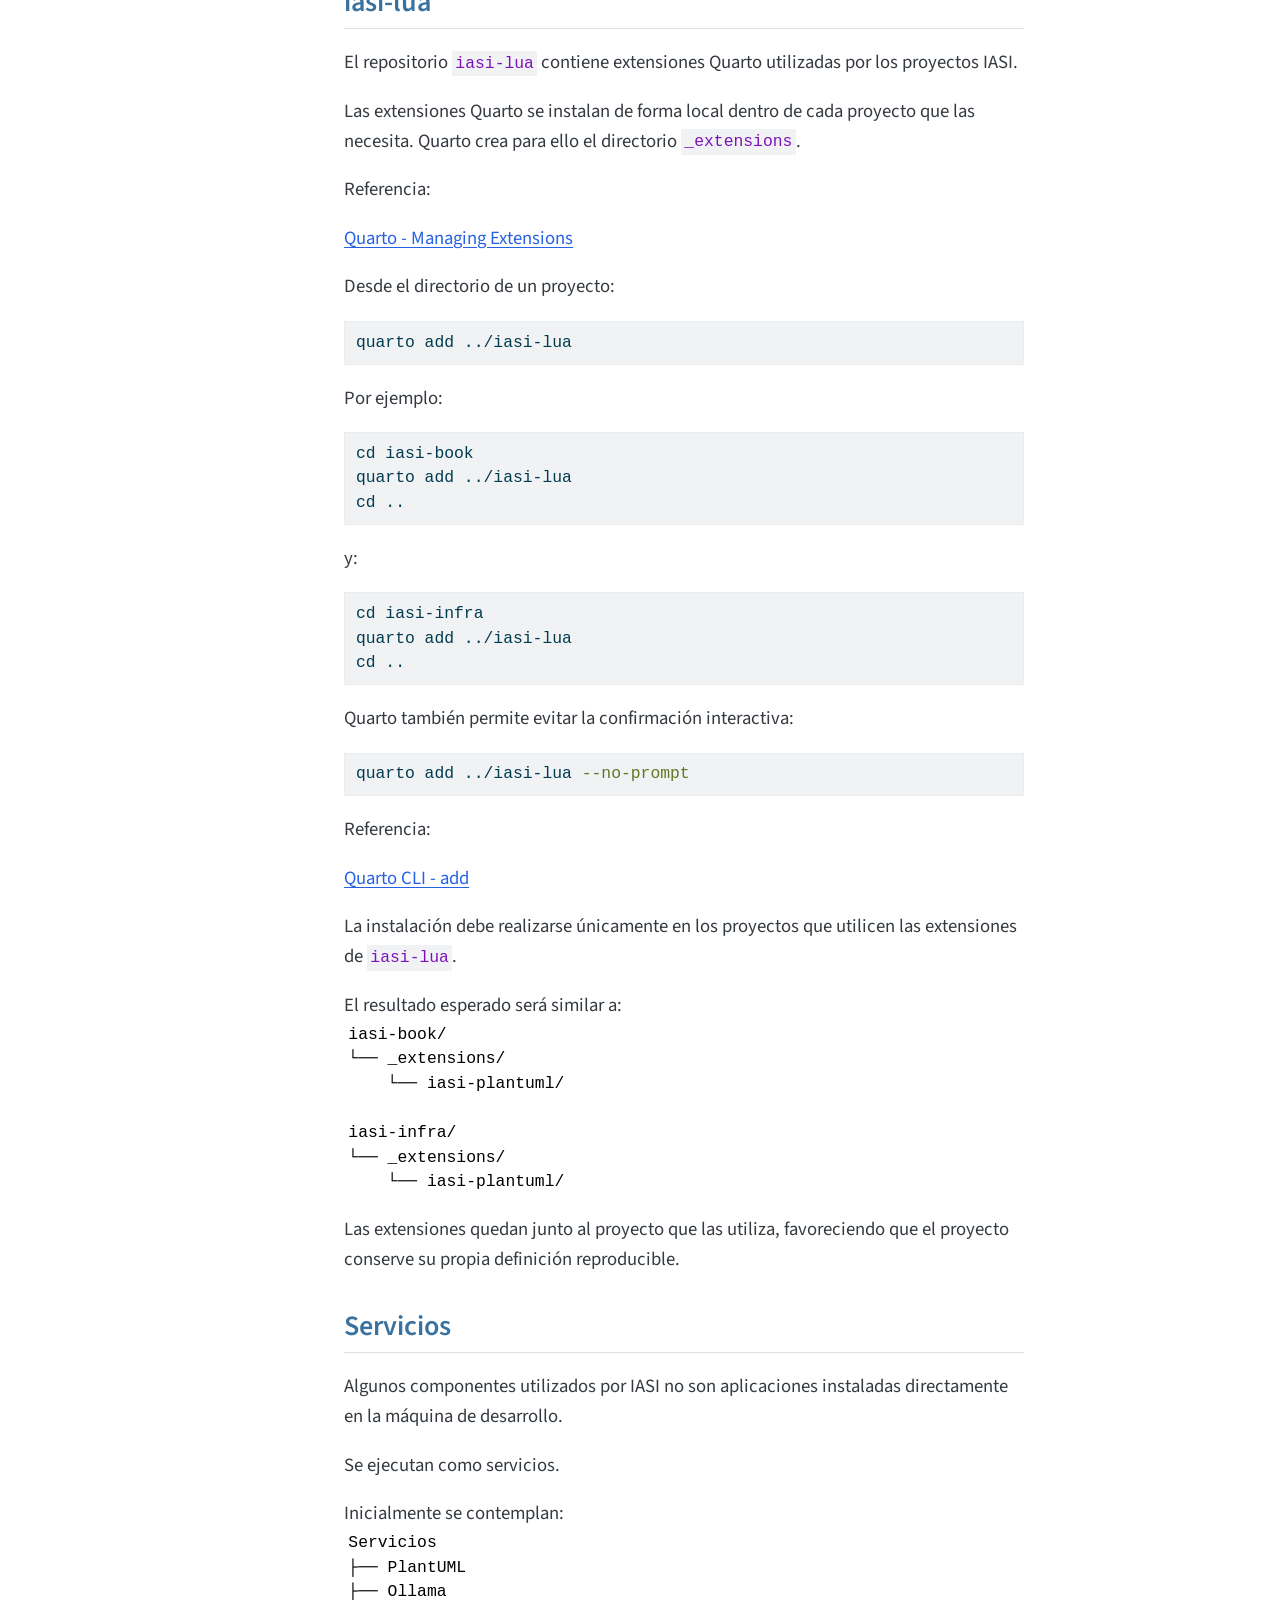
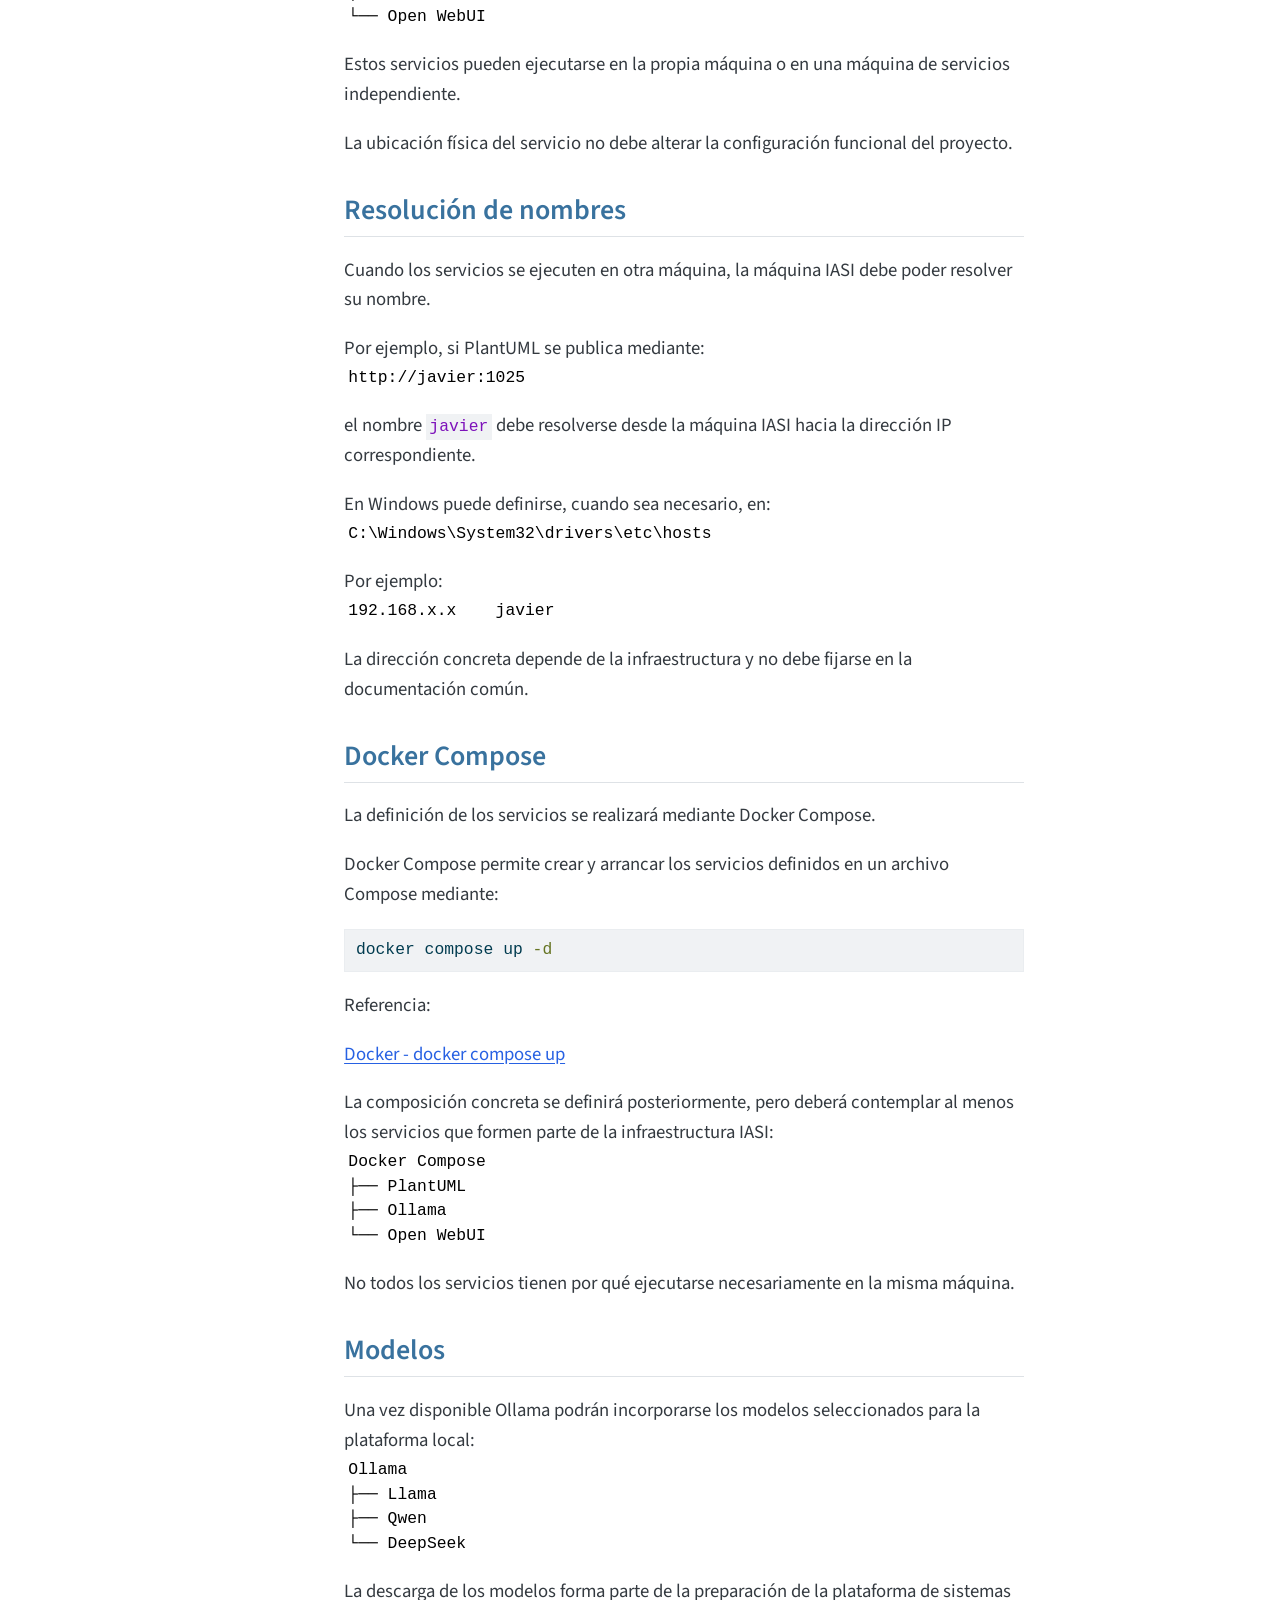
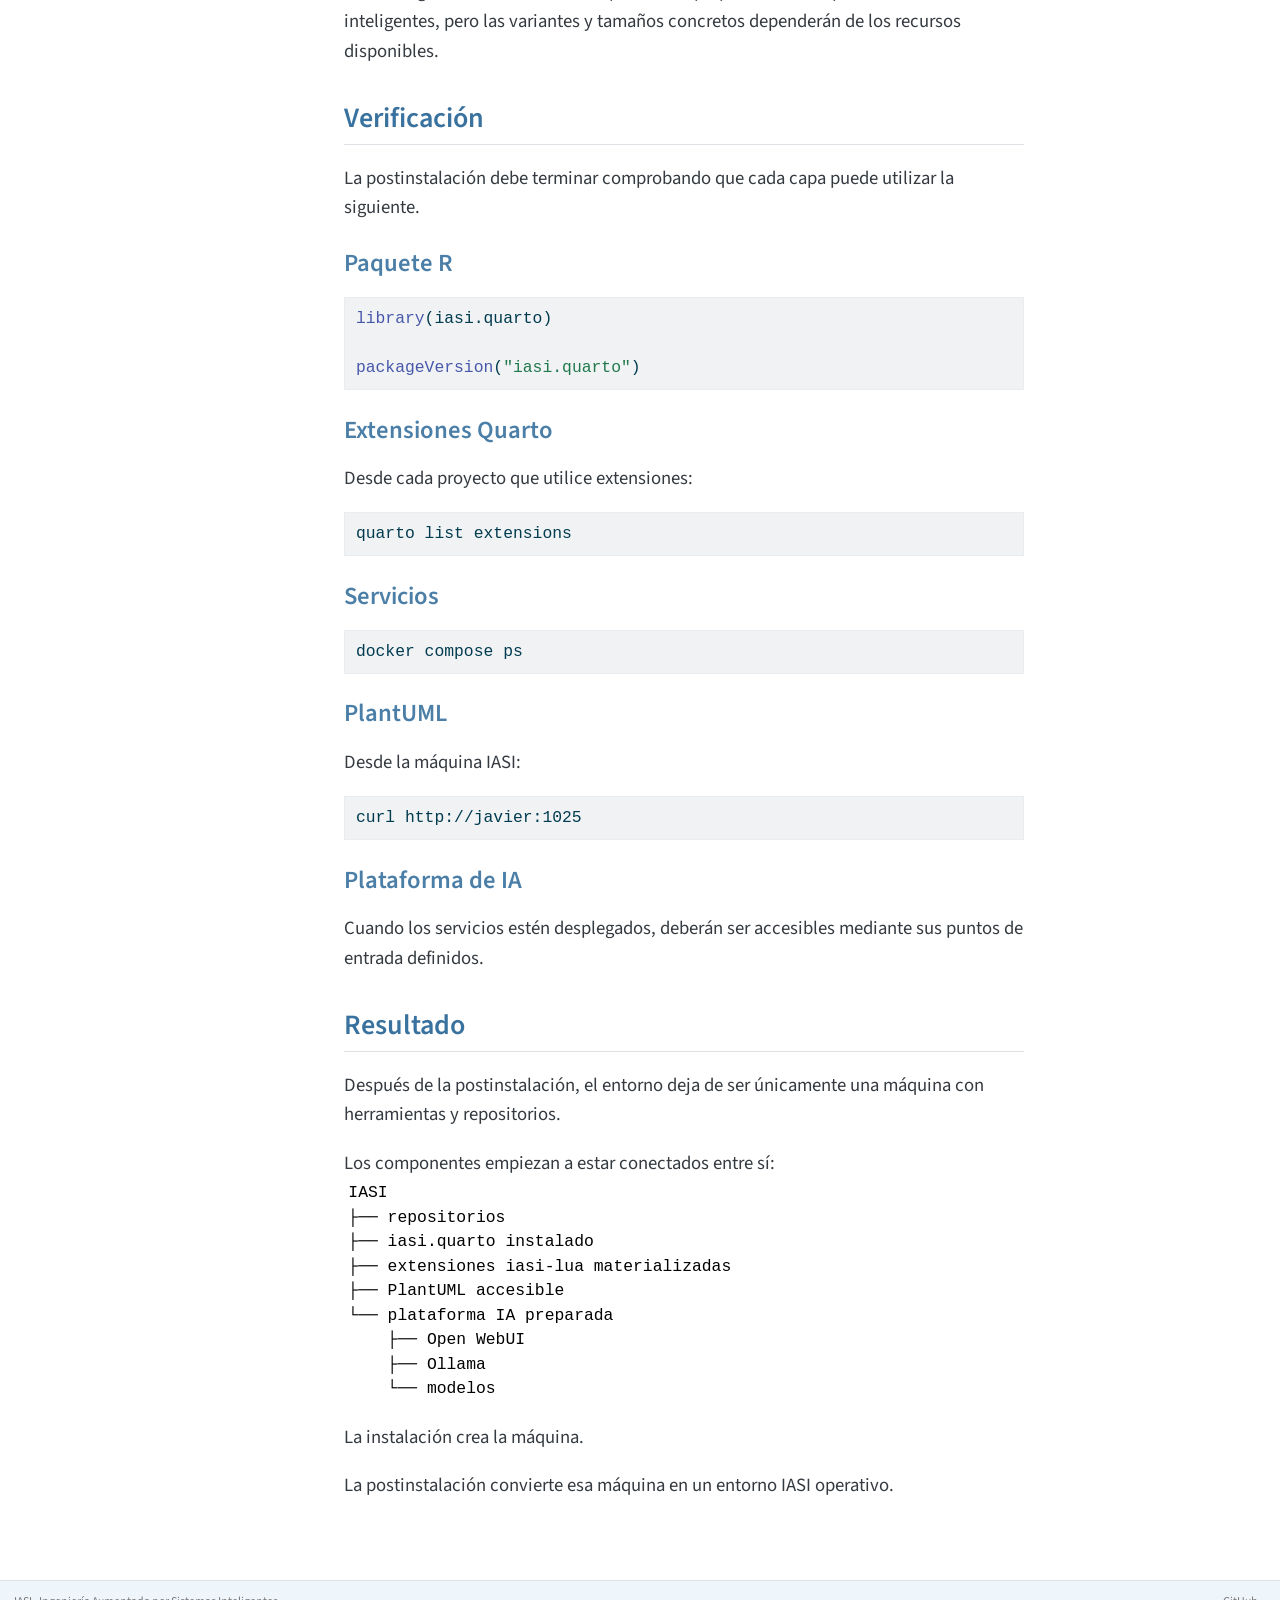
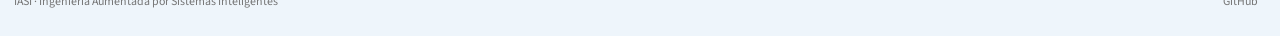
<file: publish/chapters/19-postinstalacion.html>
<!DOCTYPE html>
<html xmlns="http://www.w3.org/1999/xhtml" lang="es" xml:lang="es">
<head>
<meta http-equiv="Content-Type" content="text/html; charset=UTF-8">
<meta charset="utf-8">
<meta name="generator" content="quarto-1.10.18">
<meta name="viewport" content="width=device-width, initial-scale=1.0, user-scalable=yes">
<title>postinstalacion – IASI Infra</title>
<style>
/* Default styles provided by pandoc.
** See https://pandoc.org/MANUAL.html#variables-for-html for config info.
*/
span.smallcaps{font-variant: small-caps;}
div.columns{display: flex; gap: 1.5em;}
div.column{flex: auto;}
@media screen {
div.columns{gap: min(4vw, 1.5em);}
div.column{overflow-x: auto;}
}
div.hanging-indent{margin-left: 1.5em; text-indent: -1.5em;}
ul.task-list{list-style: none;}
ul.task-list li input[type="checkbox"] {
  width: 0.8em;
  margin: 0 0.8em 0.2em -1em; /* quarto-specific, see https://github.com/quarto-dev/quarto-cli/issues/4556 */ 
  vertical-align: middle;
}
/* CSS for syntax highlighting */
html { -webkit-text-size-adjust: 100%; }
pre > code.sourceCode { white-space: pre; position: relative; }
pre > code.sourceCode > span { display: inline-block; line-height: 1.25; }
pre > code.sourceCode > span:empty { height: 1.2em; }
.sourceCode { overflow: visible; }
code.sourceCode > span { color: inherit; text-decoration: inherit; }
div.sourceCode { margin: 1em 0; }
pre.sourceCode { margin: 0; }
@media screen {
div.sourceCode { overflow: auto; }
}
@media print {
pre > code.sourceCode { white-space: pre-wrap; }
pre > code.sourceCode > span { text-indent: -5em; padding-left: 5em; }
}
pre.numberSource code
  { counter-reset: source-line 0; }
pre.numberSource code > span
  { position: relative; left: -4em; counter-increment: source-line; }
pre.numberSource code > span > a:first-child::before
  { content: counter(source-line);
    position: relative; left: -1em; text-align: right; vertical-align: baseline;
    border: none; display: inline-block;
    -webkit-touch-callout: none; -webkit-user-select: none;
    -khtml-user-select: none; -moz-user-select: none;
    -ms-user-select: none; user-select: none;
    padding: 0 4px; width: 4em;
  }
pre.numberSource { margin-left: 3em;  padding-left: 4px; }
div.sourceCode
  {   }
@media screen {
pre > code.sourceCode > span > a:first-child::before { text-decoration: underline; }
}
</style>
<script src="../site_libs/quarto-nav/quarto-nav.js"></script><script src="../site_libs/quarto-nav/headroom.min.js"></script><script src="../site_libs/clipboard/clipboard.min.js"></script><script src="../site_libs/quarto-search/autocomplete.umd.js"></script><script src="../site_libs/quarto-search/fuse.min.js"></script><script src="../site_libs/quarto-search/quarto-search.js"></script><meta name="quarto:offset" content="../">
<script src="../site_libs/quarto-html/quarto.js" type="module"></script><script src="../site_libs/quarto-html/tabsets/tabsets.js" type="module"></script><script src="../site_libs/quarto-html/popper.min.js"></script><script src="../site_libs/quarto-html/tippy.umd.min.js"></script><script src="../site_libs/quarto-html/anchor.min.js"></script><link href="../site_libs/quarto-html/tippy.css" rel="stylesheet">
<link href="../site_libs/quarto-html/quarto-syntax-highlighting-64a204ab8560d761af7679ceaba22944.css" rel="stylesheet" id="quarto-text-highlighting-styles">
<script src="../site_libs/bootstrap/bootstrap.min.js"></script><link href="../site_libs/bootstrap/bootstrap-icons.css" rel="stylesheet">
<link href="../site_libs/bootstrap/bootstrap-066f6ffa7eb3b5c3922307862953997a.min.css" rel="stylesheet" append-hash="true" id="quarto-bootstrap" data-mode="light">
<script id="quarto-search-options" type="application/json">{
  "location": "navbar",
  "copy-button": false,
  "collapse-after": 3,
  "panel-placement": "end",
  "type": "overlay",
  "limit": 50,
  "keyboard-shortcut": [
    "f",
    "/",
    "s"
  ],
  "show-item-context": false,
  "language": {
    "search-no-results-text": "No se han encontrado resultados",
    "search-matching-documents-text": "documentos encontrados",
    "search-copy-link-title": "Copiar el enlace en la búsqueda",
    "search-hide-matches-text": "Ocultar resultados adicionales",
    "search-more-match-text": "resultado adicional en este documento",
    "search-more-matches-text": "resultados adicionales en este documento",
    "search-clear-button-title": "Borrar",
    "search-text-placeholder": "",
    "search-detached-cancel-button-title": "Cancelar",
    "search-submit-button-title": "Enviar",
    "search-label": "Buscar"
  }
}</script>
</head>
<body class="nav-sidebar docked nav-fixed quarto-light">

<div id="quarto-search-results"></div>
  <header id="quarto-header" class="headroom fixed-top"><nav class="navbar navbar-expand-lg " data-bs-theme="dark"><div class="navbar-container container-fluid">
      <div class="navbar-brand-container mx-auto">
    <a class="navbar-brand" href="../index.html">
    <span class="navbar-title">IASI Infra</span>
    </a>
  </div>
            <div id="quarto-search" class="" title="Buscar"></div>
          <button class="navbar-toggler" type="button" data-bs-toggle="collapse" data-bs-target="#navbarCollapse" aria-controls="navbarCollapse" role="menu" aria-expanded="false" aria-label="Navegación de palanca" onclick="if (window.quartoToggleHeadroom) { window.quartoToggleHeadroom(); }">
  <span class="navbar-toggler-icon"></span>
</button>
          <div class="collapse navbar-collapse" id="navbarCollapse">
            <ul class="navbar-nav navbar-nav-scroll me-auto">
<li class="nav-item">
    <a class="nav-link" href="../index.html"> 
<span class="menu-text">Inicio</span></a>
  </li>  
  <li class="nav-item">
    <a class="nav-link active" href="../chapters/12-isolation.html" aria-current="page"> 
<span class="menu-text">Aislamiento</span></a>
  </li>  
  <li class="nav-item">
    <a class="nav-link" href="../chapters/13-vm.html"> 
<span class="menu-text">VM</span></a>
  </li>  
  <li class="nav-item">
    <a class="nav-link" href="../chapters/14-so-base.html"> 
<span class="menu-text">Sistema operativo</span></a>
  </li>  
  <li class="nav-item">
    <a class="nav-link" href="../chapters/15-documentation.html"> 
<span class="menu-text">Documentación</span></a>
  </li>  
  <li class="nav-item">
    <a class="nav-link" href="../chapters/16-desarrollo.html"> 
<span class="menu-text">Desarrollo</span></a>
  </li>  
  <li class="nav-item">
    <a class="nav-link" href="../chapters/17-sistemas-inteligentes.html"> 
<span class="menu-text">SS II</span></a>
  </li>  
  <li class="nav-item">
    <a class="nav-link" href="../chapters/18-iasi.html"> 
<span class="menu-text">IASI</span></a>
  </li>  
  <li class="nav-item">
    <a class="nav-link" href="../chapters/19-postinstalacion.html"> 
<span class="menu-text">Post</span></a>
  </li>  
  <li class="nav-item">
    <a class="nav-link" href="../chapters/20-docker.html"> 
<span class="menu-text">Docker</span></a>
  </li>  
</ul>
<ul class="navbar-nav navbar-nav-scroll ms-auto">
<li class="nav-item compact">
    <a class="nav-link" href="https://github.com/iasi-org/iasi-infra"> <i class="bi bi-github" role="img" aria-label="GitHub">
</i> 
<span class="menu-text"></span></a>
  </li>  
</ul>
</div> <!-- /navcollapse -->
            <div class="quarto-navbar-tools">
</div>
      </div> <!-- /container-fluid -->
    </nav><nav class="quarto-secondary-nav"><div class="container-fluid d-flex">
      <button type="button" class="quarto-btn-toggle btn" data-bs-toggle="collapse" role="button" data-bs-target=".quarto-sidebar-collapse-item" aria-controls="quarto-sidebar" aria-expanded="false" aria-label="Alternar barra lateral" onclick="if (window.quartoToggleHeadroom) { window.quartoToggleHeadroom(); }">
        <i class="bi bi-layout-text-sidebar-reverse"></i>
      </button>
        <nav class="quarto-page-breadcrumbs" aria-label="breadcrumb"><ol class="breadcrumb">
<li class="breadcrumb-item"><a href="../chapters/11-intro.html">Chapters</a></li>
<li class="breadcrumb-item"><a href="../chapters/19-postinstalacion.html">Postinstalación</a></li>
</ol></nav><a class="flex-grow-1" role="navigation" data-bs-toggle="collapse" data-bs-target=".quarto-sidebar-collapse-item" aria-controls="quarto-sidebar" aria-expanded="false" aria-label="Alternar barra lateral" onclick="if (window.quartoToggleHeadroom) { window.quartoToggleHeadroom(); }">      
        </a>
      <button type="button" class="btn quarto-search-button" aria-label="Buscar" onclick="window.quartoOpenSearch();">
        <i class="bi bi-search"></i>
      </button>
    </div>
  </nav></header><!-- content --><div id="quarto-content" class="quarto-container page-columns page-rows-contents page-layout-article page-navbar">
<!-- sidebar -->
  <nav id="quarto-sidebar" class="sidebar collapse collapse-horizontal quarto-sidebar-collapse-item sidebar-navigation docked overflow-auto"><div class="mt-2 flex-shrink-0 align-items-center">
        <div class="sidebar-search">
        <div id="quarto-search" class="" title="Buscar"></div>
        </div>
        </div>
    <div class="sidebar-menu-container"> 
    <ul class="list-unstyled mt-1">
<li class="sidebar-item sidebar-item-section">
  <div class="sidebar-item-container"> 
  <a href="../01-manifesto-bilingual.html" class="sidebar-item-text sidebar-link">
 <span class="menu-text">Manifesto / Manifiesto</span></a>
  <a class="sidebar-item-toggle text-start collapsed" data-bs-toggle="collapse" data-bs-target="#iasi-sidebar--01-manifesto-bilingual-html" role="navigation" aria-expanded="false" aria-controls="iasi-sidebar--01-manifesto-bilingual-html" aria-label="Toggle section"><i class="bi bi-chevron-right ms-2"></i></a>
</div>
<ul id="iasi-sidebar--01-manifesto-bilingual-html" class="collapse list-unstyled sidebar-section depth2">
<li><a href="../01-manifesto-bilingual.html#manifesto-manifiesto" id="toc-manifesto-manifiesto" class="nav-link active" data-scroll-target="#manifesto-manifiesto">Manifesto / Manifiesto</a></li>
  </ul>
</li>
        <li class="sidebar-item sidebar-item-section">
      <div class="sidebar-item-container"> 
            <a class="sidebar-item-text sidebar-link text-start" data-bs-toggle="collapse" data-bs-target="#quarto-sidebar-section-1" role="navigation" aria-expanded="true">
 <span class="menu-text">Chapters</span></a>
          <a class="sidebar-item-toggle text-start" data-bs-toggle="collapse" data-bs-target="#quarto-sidebar-section-1" role="navigation" aria-expanded="true" aria-label="Alternar sección">
            <i class="bi bi-chevron-right ms-2"></i>
          </a> 
      </div>
      <ul id="quarto-sidebar-section-1" class="collapse list-unstyled sidebar-section depth1 show">
<li class="sidebar-item">
  <div class="sidebar-item-container"> 
  <a href="../chapters/11-intro.html" class="sidebar-item-text sidebar-link">
 <span class="menu-text">Introducción</span></a>
  </div>
</li>
          <li class="sidebar-item">
  <div class="sidebar-item-container"> 
  <a href="../chapters/12-isolation.html" class="sidebar-item-text sidebar-link">
 <span class="menu-text">Aislamiento</span></a>
  </div>
</li>
          <li class="sidebar-item">
  <div class="sidebar-item-container"> 
  <a href="../chapters/13-vm.html" class="sidebar-item-text sidebar-link">
 <span class="menu-text">Maquina virtual</span></a>
  </div>
</li>
          <li class="sidebar-item">
  <div class="sidebar-item-container"> 
  <a href="../chapters/14-so-base.html" class="sidebar-item-text sidebar-link">
 <span class="menu-text">Sistema operativo base</span></a>
  </div>
</li>
          <li class="sidebar-item">
  <div class="sidebar-item-container"> 
  <a href="../chapters/15-documentation.html" class="sidebar-item-text sidebar-link">
 <span class="menu-text">Documentación</span></a>
  </div>
</li>
          <li class="sidebar-item">
  <div class="sidebar-item-container"> 
  <a href="../chapters/16-desarrollo.html" class="sidebar-item-text sidebar-link">
 <span class="menu-text">Desarrollo</span></a>
  </div>
</li>
          <li class="sidebar-item">
  <div class="sidebar-item-container"> 
  <a href="../chapters/17-sistemas-inteligentes.html" class="sidebar-item-text sidebar-link">
 <span class="menu-text">Sistemas inteligentes</span></a>
  </div>
</li>
          <li class="sidebar-item">
  <div class="sidebar-item-container"> 
  <a href="../chapters/18-iasi.html" class="sidebar-item-text sidebar-link">
 <span class="menu-text">IASI</span></a>
  </div>
</li>
          <li class="sidebar-item">
  <div class="sidebar-item-container"> 
  <a href="../chapters/19-postinstalacion.html" class="sidebar-item-text sidebar-link active">
 <span class="menu-text">Postinstalación</span></a>
  </div>
</li>
          <li class="sidebar-item">
  <div class="sidebar-item-container"> 
  <a href="../chapters/20-docker.html" class="sidebar-item-text sidebar-link">
 <span class="menu-text">Docker y Docker Compose</span></a>
  </div>
</li>
          <li class="sidebar-item">
  <div class="sidebar-item-container"> 
  <a href="../chapters/21-commands.html" class="sidebar-item-text sidebar-link">
 <span class="menu-text">IASI Commands</span></a>
  </div>
</li>
          <li class="sidebar-item">
  <div class="sidebar-item-container"> 
  <a href="../chapters/99-sigmoidal.html" class="sidebar-item-text sidebar-link">
 <span class="menu-text">Sigmodial</span></a>
  </div>
</li>
      </ul>
</li>
    </ul>
</div>
</nav><div id="quarto-sidebar-glass" class="quarto-sidebar-collapse-item" data-bs-toggle="collapse" data-bs-target=".quarto-sidebar-collapse-item"></div>
<!-- margin-sidebar -->
    <div id="quarto-margin-sidebar" class="sidebar margin-sidebar">
        <nav id="TOC" role="doc-toc" class="toc-active"><h2 id="toc-title">En esta página</h2>
   
  <ul>
<li>
<a href="#postinstalaci%C3%B3n" id="toc-postinstalación" class="nav-link active" data-scroll-target="#postinstalación">Postinstalación</a>
  <ul class="collapse">
<li><a href="#iasi.quarto" id="toc-iasi.quarto" class="nav-link" data-scroll-target="#iasi.quarto">iasi.quarto</a></li>
  <li><a href="#iasi-lua" id="toc-iasi-lua" class="nav-link" data-scroll-target="#iasi-lua">iasi-lua</a></li>
  <li><a href="#servicios" id="toc-servicios" class="nav-link" data-scroll-target="#servicios">Servicios</a></li>
  <li><a href="#resoluci%C3%B3n-de-nombres" id="toc-resolución-de-nombres" class="nav-link" data-scroll-target="#resolución-de-nombres">Resolución de nombres</a></li>
  <li><a href="#docker-compose" id="toc-docker-compose" class="nav-link" data-scroll-target="#docker-compose">Docker Compose</a></li>
  <li><a href="#modelos" id="toc-modelos" class="nav-link" data-scroll-target="#modelos">Modelos</a></li>
  <li>
<a href="#verificaci%C3%B3n" id="toc-verificación" class="nav-link" data-scroll-target="#verificación">Verificación</a>
  <ul class="collapse">
<li><a href="#paquete-r" id="toc-paquete-r" class="nav-link" data-scroll-target="#paquete-r">Paquete R</a></li>
  <li><a href="#extensiones-quarto" id="toc-extensiones-quarto" class="nav-link" data-scroll-target="#extensiones-quarto">Extensiones Quarto</a></li>
  <li><a href="#servicios-1" id="toc-servicios-1" class="nav-link" data-scroll-target="#servicios-1">Servicios</a></li>
  <li><a href="#plantuml" id="toc-plantuml" class="nav-link" data-scroll-target="#plantuml">PlantUML</a></li>
  <li><a href="#plataforma-de-ia" id="toc-plataforma-de-ia" class="nav-link" data-scroll-target="#plataforma-de-ia">Plataforma de IA</a></li>
  </ul>
</li>
  <li><a href="#resultado" id="toc-resultado" class="nav-link" data-scroll-target="#resultado">Resultado</a></li>
  </ul>
</li>
  </ul></nav>
</div>
<!-- main -->
<main class="content" id="quarto-document-content"><header id="title-block-header" class="quarto-title-block"><nav class="quarto-page-breadcrumbs quarto-title-breadcrumbs d-none d-lg-block" aria-label="breadcrumb"><ol class="breadcrumb">
<li class="breadcrumb-item"><a href="../chapters/11-intro.html">Chapters</a></li>
<li class="breadcrumb-item"><a href="../chapters/19-postinstalacion.html">Postinstalación</a></li>
</ol></nav></header><section id="postinstalación" class="level1"><h1>Postinstalación</h1>
<p>Una vez instaladas las herramientas y descargados los repositorios, queda preparar el entorno para que los distintos componentes de IASI puedan utilizarse entre sí.</p>
<p>La postinstalación no incorpora nuevas capas de software general. Su función es <strong>materializar los componentes propios de IASI, instalar sus extensiones y arrancar los servicios necesarios</strong>.</p>
<p>La secuencia inicial es:</p>
<pre class="text"><code>Repositorios descargados
↓
instalar iasi.quarto
↓
instalar extensiones de iasi-lua
↓
configurar servicios
↓
Docker Compose
↓
verificar el entorno</code></pre>
<section id="iasi.quarto" class="level2"><h2 class="anchored" data-anchor-id="iasi.quarto">iasi.quarto</h2>
<p><code>iasi.quarto</code> es un paquete R y debe instalarse desde el repositorio local previamente descargado.</p>
<p>Desde RStudio, situados en el directorio raíz <code>iasi-org</code>, puede instalarse con:</p>
<div class="code-copy-outer-scaffold">
<div class="sourceCode" id="cb2"><pre class="sourceCode r code-with-copy"><code class="sourceCode r"><span id="cb2-1"><a href="#cb2-1" aria-hidden="true" tabindex="-1"></a>remotes<span class="sc">::</span><span class="fu">install_local</span>(</span>
<span id="cb2-2"><a href="#cb2-2" aria-hidden="true" tabindex="-1"></a>  <span class="st">"iasi_quarto"</span>,</span>
<span id="cb2-3"><a href="#cb2-3" aria-hidden="true" tabindex="-1"></a>  <span class="at">upgrade =</span> <span class="st">"never"</span></span>
<span id="cb2-4"><a href="#cb2-4" aria-hidden="true" tabindex="-1"></a>)</span></code></pre></div>
<button title="Copiar al portapapeles" class="code-copy-button"><i class="bi"></i></button>
</div>
<p><code>remotes::install_local()</code> permite instalar un paquete directamente desde un directorio local.</p>
<p>Referencia:</p>
<p><a href="https://remotes.r-lib.org/reference/install_local.html">remotes - install_local</a></p>
<p>Verificar:</p>
<div class="code-copy-outer-scaffold">
<div class="sourceCode" id="cb3"><pre class="sourceCode r code-with-copy"><code class="sourceCode r"><span id="cb3-1"><a href="#cb3-1" aria-hidden="true" tabindex="-1"></a><span class="fu">library</span>(iasi.quarto)</span>
<span id="cb3-2"><a href="#cb3-2" aria-hidden="true" tabindex="-1"></a></span>
<span id="cb3-3"><a href="#cb3-3" aria-hidden="true" tabindex="-1"></a><span class="fu">packageVersion</span>(<span class="st">"iasi.quarto"</span>)</span></code></pre></div>
<button title="Copiar al portapapeles" class="code-copy-button"><i class="bi"></i></button>
</div>
<p>Esta instalación utiliza el código presente en el repositorio local.</p>
<p>La generación de documentación del paquete, la ejecución de pruebas y otras tareas propias de su desarrollo no forman parte de esta postinstalación.</p>
</section><section id="iasi-lua" class="level2"><h2 class="anchored" data-anchor-id="iasi-lua">iasi-lua</h2>
<p>El repositorio <code>iasi-lua</code> contiene extensiones Quarto utilizadas por los proyectos IASI.</p>
<p>Las extensiones Quarto se instalan de forma local dentro de cada proyecto que las necesita. Quarto crea para ello el directorio <code>_extensions</code>.</p>
<p>Referencia:</p>
<p><a href="https://quarto.org/docs/extensions/managing">Quarto - Managing Extensions</a></p>
<p>Desde el directorio de un proyecto:</p>
<div class="code-copy-outer-scaffold">
<div class="sourceCode" id="cb4"><pre class="sourceCode bash code-with-copy"><code class="sourceCode bash"><span id="cb4-1"><a href="#cb4-1" aria-hidden="true" tabindex="-1"></a><span class="ex">quarto</span> add ../iasi-lua</span></code></pre></div>
<button title="Copiar al portapapeles" class="code-copy-button"><i class="bi"></i></button>
</div>
<p>Por ejemplo:</p>
<div class="code-copy-outer-scaffold">
<div class="sourceCode" id="cb5"><pre class="sourceCode bash code-with-copy"><code class="sourceCode bash"><span id="cb5-1"><a href="#cb5-1" aria-hidden="true" tabindex="-1"></a><span class="bu">cd</span> iasi-book</span>
<span id="cb5-2"><a href="#cb5-2" aria-hidden="true" tabindex="-1"></a><span class="ex">quarto</span> add ../iasi-lua</span>
<span id="cb5-3"><a href="#cb5-3" aria-hidden="true" tabindex="-1"></a><span class="bu">cd</span> ..</span></code></pre></div>
<button title="Copiar al portapapeles" class="code-copy-button"><i class="bi"></i></button>
</div>
<p>y:</p>
<div class="code-copy-outer-scaffold">
<div class="sourceCode" id="cb6"><pre class="sourceCode bash code-with-copy"><code class="sourceCode bash"><span id="cb6-1"><a href="#cb6-1" aria-hidden="true" tabindex="-1"></a><span class="bu">cd</span> iasi-infra</span>
<span id="cb6-2"><a href="#cb6-2" aria-hidden="true" tabindex="-1"></a><span class="ex">quarto</span> add ../iasi-lua</span>
<span id="cb6-3"><a href="#cb6-3" aria-hidden="true" tabindex="-1"></a><span class="bu">cd</span> ..</span></code></pre></div>
<button title="Copiar al portapapeles" class="code-copy-button"><i class="bi"></i></button>
</div>
<p>Quarto también permite evitar la confirmación interactiva:</p>
<div class="code-copy-outer-scaffold">
<div class="sourceCode" id="cb7"><pre class="sourceCode bash code-with-copy"><code class="sourceCode bash"><span id="cb7-1"><a href="#cb7-1" aria-hidden="true" tabindex="-1"></a><span class="ex">quarto</span> add ../iasi-lua <span class="at">--no-prompt</span></span></code></pre></div>
<button title="Copiar al portapapeles" class="code-copy-button"><i class="bi"></i></button>
</div>
<p>Referencia:</p>
<p><a href="https://quarto.org/docs/cli/add.html">Quarto CLI - add</a></p>
<p>La instalación debe realizarse únicamente en los proyectos que utilicen las extensiones de <code>iasi-lua</code>.</p>
<p>El resultado esperado será similar a:</p>
<pre class="text"><code>iasi-book/
└── _extensions/
    └── iasi-plantuml/

iasi-infra/
└── _extensions/
    └── iasi-plantuml/</code></pre>
<p>Las extensiones quedan junto al proyecto que las utiliza, favoreciendo que el proyecto conserve su propia definición reproducible.</p>
</section><section id="servicios" class="level2"><h2 class="anchored" data-anchor-id="servicios">Servicios</h2>
<p>Algunos componentes utilizados por IASI no son aplicaciones instaladas directamente en la máquina de desarrollo.</p>
<p>Se ejecutan como servicios.</p>
<p>Inicialmente se contemplan:</p>
<pre class="text"><code>Servicios
├── PlantUML
├── Ollama
└── Open WebUI</code></pre>
<p>Estos servicios pueden ejecutarse en la propia máquina o en una máquina de servicios independiente.</p>
<p>La ubicación física del servicio no debe alterar la configuración funcional del proyecto.</p>
</section><section id="resolución-de-nombres" class="level2"><h2 class="anchored" data-anchor-id="resolución-de-nombres">Resolución de nombres</h2>
<p>Cuando los servicios se ejecuten en otra máquina, la máquina IASI debe poder resolver su nombre.</p>
<p>Por ejemplo, si PlantUML se publica mediante:</p>
<pre class="text"><code>http://javier:1025</code></pre>
<p>el nombre <code>javier</code> debe resolverse desde la máquina IASI hacia la dirección IP correspondiente.</p>
<p>En Windows puede definirse, cuando sea necesario, en:</p>
<pre class="text"><code>C:\Windows\System32\drivers\etc\hosts</code></pre>
<p>Por ejemplo:</p>
<pre class="text"><code>192.168.x.x    javier</code></pre>
<p>La dirección concreta depende de la infraestructura y no debe fijarse en la documentación común.</p>
</section><section id="docker-compose" class="level2"><h2 class="anchored" data-anchor-id="docker-compose">Docker Compose</h2>
<p>La definición de los servicios se realizará mediante Docker Compose.</p>
<p>Docker Compose permite crear y arrancar los servicios definidos en un archivo Compose mediante:</p>
<div class="code-copy-outer-scaffold">
<div class="sourceCode" id="cb13"><pre class="sourceCode bash code-with-copy"><code class="sourceCode bash"><span id="cb13-1"><a href="#cb13-1" aria-hidden="true" tabindex="-1"></a><span class="ex">docker</span> compose up <span class="at">-d</span></span></code></pre></div>
<button title="Copiar al portapapeles" class="code-copy-button"><i class="bi"></i></button>
</div>
<p>Referencia:</p>
<p><a href="https://docs.docker.com/reference/cli/docker/compose/up/">Docker - docker compose up</a></p>
<p>La composición concreta se definirá posteriormente, pero deberá contemplar al menos los servicios que formen parte de la infraestructura IASI:</p>
<pre class="text"><code>Docker Compose
├── PlantUML
├── Ollama
└── Open WebUI</code></pre>
<p>No todos los servicios tienen por qué ejecutarse necesariamente en la misma máquina.</p>
</section><section id="modelos" class="level2"><h2 class="anchored" data-anchor-id="modelos">Modelos</h2>
<p>Una vez disponible Ollama podrán incorporarse los modelos seleccionados para la plataforma local:</p>
<pre class="text"><code>Ollama
├── Llama
├── Qwen
└── DeepSeek</code></pre>
<p>La descarga de los modelos forma parte de la preparación de la plataforma de sistemas inteligentes, pero las variantes y tamaños concretos dependerán de los recursos disponibles.</p>
</section><section id="verificación" class="level2"><h2 class="anchored" data-anchor-id="verificación">Verificación</h2>
<p>La postinstalación debe terminar comprobando que cada capa puede utilizar la siguiente.</p>
<section id="paquete-r" class="level3"><h3 class="anchored" data-anchor-id="paquete-r">Paquete R</h3>
<div class="code-copy-outer-scaffold">
<div class="sourceCode" id="cb16"><pre class="sourceCode r code-with-copy"><code class="sourceCode r"><span id="cb16-1"><a href="#cb16-1" aria-hidden="true" tabindex="-1"></a><span class="fu">library</span>(iasi.quarto)</span>
<span id="cb16-2"><a href="#cb16-2" aria-hidden="true" tabindex="-1"></a></span>
<span id="cb16-3"><a href="#cb16-3" aria-hidden="true" tabindex="-1"></a><span class="fu">packageVersion</span>(<span class="st">"iasi.quarto"</span>)</span></code></pre></div>
<button title="Copiar al portapapeles" class="code-copy-button"><i class="bi"></i></button>
</div>
</section><section id="extensiones-quarto" class="level3"><h3 class="anchored" data-anchor-id="extensiones-quarto">Extensiones Quarto</h3>
<p>Desde cada proyecto que utilice extensiones:</p>
<div class="code-copy-outer-scaffold">
<div class="sourceCode" id="cb17"><pre class="sourceCode bash code-with-copy"><code class="sourceCode bash"><span id="cb17-1"><a href="#cb17-1" aria-hidden="true" tabindex="-1"></a><span class="ex">quarto</span> list extensions</span></code></pre></div>
<button title="Copiar al portapapeles" class="code-copy-button"><i class="bi"></i></button>
</div>
</section><section id="servicios-1" class="level3"><h3 class="anchored" data-anchor-id="servicios-1">Servicios</h3>
<div class="code-copy-outer-scaffold">
<div class="sourceCode" id="cb18"><pre class="sourceCode bash code-with-copy"><code class="sourceCode bash"><span id="cb18-1"><a href="#cb18-1" aria-hidden="true" tabindex="-1"></a><span class="ex">docker</span> compose ps</span></code></pre></div>
<button title="Copiar al portapapeles" class="code-copy-button"><i class="bi"></i></button>
</div>
</section><section id="plantuml" class="level3"><h3 class="anchored" data-anchor-id="plantuml">PlantUML</h3>
<p>Desde la máquina IASI:</p>
<div class="code-copy-outer-scaffold">
<div class="sourceCode" id="cb19"><pre class="sourceCode bash code-with-copy"><code class="sourceCode bash"><span id="cb19-1"><a href="#cb19-1" aria-hidden="true" tabindex="-1"></a><span class="ex">curl</span> http://javier:1025</span></code></pre></div>
<button title="Copiar al portapapeles" class="code-copy-button"><i class="bi"></i></button>
</div>
</section><section id="plataforma-de-ia" class="level3"><h3 class="anchored" data-anchor-id="plataforma-de-ia">Plataforma de IA</h3>
<p>Cuando los servicios estén desplegados, deberán ser accesibles mediante sus puntos de entrada definidos.</p>
</section></section><section id="resultado" class="level2"><h2 class="anchored" data-anchor-id="resultado">Resultado</h2>
<p>Después de la postinstalación, el entorno deja de ser únicamente una máquina con herramientas y repositorios.</p>
<p>Los componentes empiezan a estar conectados entre sí:</p>
<pre class="text"><code>IASI
├── repositorios
├── iasi.quarto instalado
├── extensiones iasi-lua materializadas
├── PlantUML accesible
└── plataforma IA preparada
    ├── Open WebUI
    ├── Ollama
    └── modelos</code></pre>
<p>La instalación crea la máquina.</p>
<p>La postinstalación convierte esa máquina en un entorno IASI operativo.</p>


</section></section></main><!-- /main --><script id="quarto-html-after-body" type="application/javascript">
  window.document.addEventListener("DOMContentLoaded", function (event) {
    const icon = "";
    const anchorJS = new window.AnchorJS();
    anchorJS.options = {
      placement: 'right',
      icon: icon
    };
    anchorJS.add('.anchored');
    const isCodeAnnotation = (el) => {
      for (const clz of el.classList) {
        if (clz.startsWith('code-annotation-')) {                     
          return true;
        }
      }
      return false;
    }
    const onCopySuccess = function(e) {
      // button target
      const button = e.trigger;
      // don't keep focus
      button.blur();
      // flash "checked"
      button.classList.add('code-copy-button-checked');
      var currentTitle = button.getAttribute("title");
      button.setAttribute("title", "Copiado");
      let tooltip;
      if (window.bootstrap) {
        button.setAttribute("data-bs-toggle", "tooltip");
        button.setAttribute("data-bs-placement", "left");
        button.setAttribute("data-bs-title", "Copiado");
        tooltip = new bootstrap.Tooltip(button, 
          { trigger: "manual", 
            customClass: "code-copy-button-tooltip",
            offset: [0, -8]});
        tooltip.show();    
      }
      setTimeout(function() {
        if (tooltip) {
          tooltip.hide();
          button.removeAttribute("data-bs-title");
          button.removeAttribute("data-bs-toggle");
          button.removeAttribute("data-bs-placement");
        }
        button.setAttribute("title", currentTitle);
        button.classList.remove('code-copy-button-checked');
      }, 1000);
      // clear code selection
      e.clearSelection();
    }
    const getTextToCopy = function(trigger) {
      const outerScaffold = trigger.parentElement.cloneNode(true);
      const codeEl = outerScaffold.querySelector('code');
      for (const childEl of codeEl.children) {
        if (isCodeAnnotation(childEl)) {
          childEl.remove();
        }
      }
      return codeEl.innerText;
    }
    const clipboard = new window.ClipboardJS('.code-copy-button:not([data-in-quarto-modal])', {
      text: getTextToCopy
    });
    clipboard.on('success', onCopySuccess);
    if (window.document.getElementById('quarto-embedded-source-code-modal')) {
      const clipboardModal = new window.ClipboardJS('.code-copy-button[data-in-quarto-modal]', {
        text: getTextToCopy,
        container: window.document.getElementById('quarto-embedded-source-code-modal')
      });
      clipboardModal.on('success', onCopySuccess);
    }
      var localhostRegex = new RegExp(/^(?:http|https):\/\/localhost\:?[0-9]*\//);
      var mailtoRegex = new RegExp(/^mailto:/);
        var filterRegex = new RegExp('/' + window.location.host + '/');
      var isInternal = (href) => {
          return filterRegex.test(href) || localhostRegex.test(href) || mailtoRegex.test(href);
      }
      // Inspect non-navigation links and adorn them if external
     var links = window.document.querySelectorAll('a[href]:not(.nav-link):not(.navbar-brand):not(.toc-action):not(.sidebar-link):not(.sidebar-item-toggle):not(.pagination-link):not(.no-external):not([aria-hidden]):not(.dropdown-item):not(.quarto-navigation-tool):not(.about-link)');
      for (var i=0; i<links.length; i++) {
        const link = links[i];
        if (!isInternal(link.href)) {
          // undo the damage that might have been done by quarto-nav.js in the case of
          // links that we want to consider external
          if (link.dataset.originalHref !== undefined) {
            link.href = link.dataset.originalHref;
          }
        }
      }
    function tippyHover(el, contentFn, onTriggerFn, onUntriggerFn) {
      const config = {
        allowHTML: true,
        maxWidth: 500,
        delay: 100,
        arrow: false,
        appendTo: function(el) {
            return el.parentElement;
        },
        interactive: true,
        interactiveBorder: 10,
        theme: 'quarto',
        placement: 'bottom-start',
      };
      if (contentFn) {
        config.content = contentFn;
      }
      if (onTriggerFn) {
        config.onTrigger = onTriggerFn;
      }
      if (onUntriggerFn) {
        config.onUntrigger = onUntriggerFn;
      }
      window.tippy(el, config); 
    }
    const noterefs = window.document.querySelectorAll('a[role="doc-noteref"]');
    for (var i=0; i<noterefs.length; i++) {
      const ref = noterefs[i];
      tippyHover(ref, function() {
        // use id or data attribute instead here
        let href = ref.getAttribute('data-footnote-href') || ref.getAttribute('href');
        try { href = new URL(href).hash; } catch {}
        const id = href.replace(/^#\/?/, "");
        const note = window.document.getElementById(id);
        if (note) {
          return note.innerHTML;
        } else {
          return "";
        }
      });
    }
    const xrefs = window.document.querySelectorAll('a.quarto-xref');
    const processXRef = (id, note) => {
      // Strip column container classes
      const stripColumnClz = (el) => {
        el.classList.remove("page-full", "page-columns");
        if (el.children) {
          for (const child of el.children) {
            stripColumnClz(child);
          }
        }
      }
      stripColumnClz(note)
      if (id === null || id.startsWith('sec-')) {
        // Special case sections, only their first couple elements
        const container = document.createElement("div");
        if (note.children && note.children.length > 2) {
          container.appendChild(note.children[0].cloneNode(true));
          for (let i = 1; i < note.children.length; i++) {
            const child = note.children[i];
            if (child.tagName === "P" && child.innerText === "") {
              continue;
            } else {
              container.appendChild(child.cloneNode(true));
              break;
            }
          }
          if (window.Quarto?.typesetMath) {
            window.Quarto.typesetMath(container);
          }
          return container.innerHTML
        } else {
          if (window.Quarto?.typesetMath) {
            window.Quarto.typesetMath(note);
          }
          return note.innerHTML;
        }
      } else {
        // Remove any anchor links if they are present
        const anchorLink = note.querySelector('a.anchorjs-link');
        if (anchorLink) {
          anchorLink.remove();
        }
        if (window.Quarto?.typesetMath) {
          window.Quarto.typesetMath(note);
        }
        if (note.classList.contains("callout")) {
          return note.outerHTML;
        } else {
          return note.innerHTML;
        }
      }
    }
    for (var i=0; i<xrefs.length; i++) {
      const xref = xrefs[i];
      tippyHover(xref, undefined, function(instance) {
        instance.disable();
        let url = xref.getAttribute('href');
        let hash = undefined; 
        if (url.startsWith('#')) {
          hash = url;
        } else {
          try { hash = new URL(url).hash; } catch {}
        }
        if (hash) {
          const id = hash.replace(/^#\/?/, "");
          const note = window.document.getElementById(id);
          if (note !== null) {
            try {
              const html = processXRef(id, note.cloneNode(true));
              instance.setContent(html);
            } finally {
              instance.enable();
              instance.show();
            }
          } else {
            // See if we can fetch this
            fetch(url.split('#')[0])
            .then(res => res.text())
            .then(html => {
              const parser = new DOMParser();
              const htmlDoc = parser.parseFromString(html, "text/html");
              const note = htmlDoc.getElementById(id);
              if (note !== null) {
                const html = processXRef(id, note);
                instance.setContent(html);
              } 
            }).finally(() => {
              instance.enable();
              instance.show();
            });
          }
        } else {
          // See if we can fetch a full url (with no hash to target)
          // This is a special case and we should probably do some content thinning / targeting
          fetch(url)
          .then(res => res.text())
          .then(html => {
            const parser = new DOMParser();
            const htmlDoc = parser.parseFromString(html, "text/html");
            const note = htmlDoc.querySelector('main.content');
            if (note !== null) {
              // This should only happen for chapter cross references
              // (since there is no id in the URL)
              // remove the first header
              if (note.children.length > 0 && note.children[0].tagName === "HEADER") {
                note.children[0].remove();
              }
              const html = processXRef(null, note);
              instance.setContent(html);
            } 
          }).finally(() => {
            instance.enable();
            instance.show();
          });
        }
      }, function(instance) {
      });
    }
        let selectedAnnoteEl;
        const selectorForAnnotation = ( cell, annotation) => {
          let cellAttr = 'data-code-cell="' + cell + '"';
          let lineAttr = 'data-code-annotation="' +  annotation + '"';
          const selector = 'span[' + cellAttr + '][' + lineAttr + ']';
          return selector;
        }
        const selectCodeLines = (annoteEl) => {
          const doc = window.document;
          const targetCell = annoteEl.getAttribute("data-target-cell");
          const targetAnnotation = annoteEl.getAttribute("data-target-annotation");
          const annoteSpan = window.document.querySelector(selectorForAnnotation(targetCell, targetAnnotation));
          const lines = annoteSpan.getAttribute("data-code-lines").split(",");
          const lineIds = lines.map((line) => {
            return targetCell + "-" + line;
          })
          let top = null;
          let height = null;
          let parent = null;
          if (lineIds.length > 0) {
              //compute the position of the single el (top and bottom and make a div)
              const el = window.document.getElementById(lineIds[0]);
              top = el.offsetTop;
              height = el.offsetHeight;
              parent = el.parentElement.parentElement;
            if (lineIds.length > 1) {
              const lastEl = window.document.getElementById(lineIds[lineIds.length - 1]);
              const bottom = lastEl.offsetTop + lastEl.offsetHeight;
              height = bottom - top;
            }
            if (top !== null && height !== null && parent !== null) {
              // cook up a div (if necessary) and position it 
              let div = window.document.getElementById("code-annotation-line-highlight");
              if (div === null) {
                div = window.document.createElement("div");
                div.setAttribute("id", "code-annotation-line-highlight");
                div.style.position = 'absolute';
                parent.appendChild(div);
              }
              div.style.top = top - 2 + "px";
              div.style.height = height + 4 + "px";
              div.style.left = 0;
              let gutterDiv = window.document.getElementById("code-annotation-line-highlight-gutter");
              if (gutterDiv === null) {
                gutterDiv = window.document.createElement("div");
                gutterDiv.setAttribute("id", "code-annotation-line-highlight-gutter");
                gutterDiv.style.position = 'absolute';
                const codeCell = window.document.getElementById(targetCell);
                const gutter = codeCell.querySelector('.code-annotation-gutter');
                gutter.appendChild(gutterDiv);
              }
              gutterDiv.style.top = top - 2 + "px";
              gutterDiv.style.height = height + 4 + "px";
            }
            selectedAnnoteEl = annoteEl;
          }
        };
        const unselectCodeLines = () => {
          const elementsIds = ["code-annotation-line-highlight", "code-annotation-line-highlight-gutter"];
          elementsIds.forEach((elId) => {
            const div = window.document.getElementById(elId);
            if (div) {
              div.remove();
            }
          });
          selectedAnnoteEl = undefined;
        };
          // Handle positioning of the toggle
      window.addEventListener(
        "resize",
        throttle(() => {
          elRect = undefined;
          if (selectedAnnoteEl) {
            selectCodeLines(selectedAnnoteEl);
          }
        }, 10)
      );
      function throttle(fn, ms) {
      let throttle = false;
      let timer;
        return (...args) => {
          if(!throttle) { // first call gets through
              fn.apply(this, args);
              throttle = true;
          } else { // all the others get throttled
              if(timer) clearTimeout(timer); // cancel #2
              timer = setTimeout(() => {
                fn.apply(this, args);
                timer = throttle = false;
              }, ms);
          }
        };
      }
        // Attach click handler to the DT
        const annoteDls = window.document.querySelectorAll('dt[data-target-cell]');
        for (const annoteDlNode of annoteDls) {
          annoteDlNode.addEventListener('click', (event) => {
            const clickedEl = event.target;
            if (clickedEl !== selectedAnnoteEl) {
              unselectCodeLines();
              const activeEl = window.document.querySelector('dt[data-target-cell].code-annotation-active');
              if (activeEl) {
                activeEl.classList.remove('code-annotation-active');
              }
              selectCodeLines(clickedEl);
              clickedEl.classList.add('code-annotation-active');
            } else {
              // Unselect the line
              unselectCodeLines();
              clickedEl.classList.remove('code-annotation-active');
            }
          });
        }
    const findCites = (el) => {
      const parentEl = el.parentElement;
      if (parentEl) {
        const cites = parentEl.dataset.cites;
        if (cites) {
          return {
            el,
            cites: cites.split(' ')
          };
        } else {
          return findCites(el.parentElement)
        }
      } else {
        return undefined;
      }
    };
    var bibliorefs = window.document.querySelectorAll('a[role="doc-biblioref"]');
    for (var i=0; i<bibliorefs.length; i++) {
      const ref = bibliorefs[i];
      const citeInfo = findCites(ref);
      if (citeInfo) {
        tippyHover(citeInfo.el, function() {
          var popup = window.document.createElement('div');
          citeInfo.cites.forEach(function(cite) {
            var citeDiv = window.document.createElement('div');
            citeDiv.classList.add('hanging-indent');
            citeDiv.classList.add('csl-entry');
            var biblioDiv = window.document.getElementById('ref-' + cite);
            if (biblioDiv) {
              citeDiv.innerHTML = biblioDiv.innerHTML;
            }
            popup.appendChild(citeDiv);
          });
          return popup.innerHTML;
        });
      }
    }
  });
  </script>
</div> <!-- /content -->
<footer class="footer"><div class="nav-footer">
    <div class="nav-footer-left">
<p>IASI · Ingeniería Aumentada por Sistemas Inteligentes</p>
</div>   
    <div class="nav-footer-center">
       
    </div>
    <div class="nav-footer-right">
      <ul class="footer-items list-unstyled">
<li class="nav-item">
    <a class="nav-link" href="https://github.com/iasi-org">
<p>GitHub</p>
</a>
  </li>  
</ul>
</div>
  </div>
</footer>
</body>
</html>
</file>
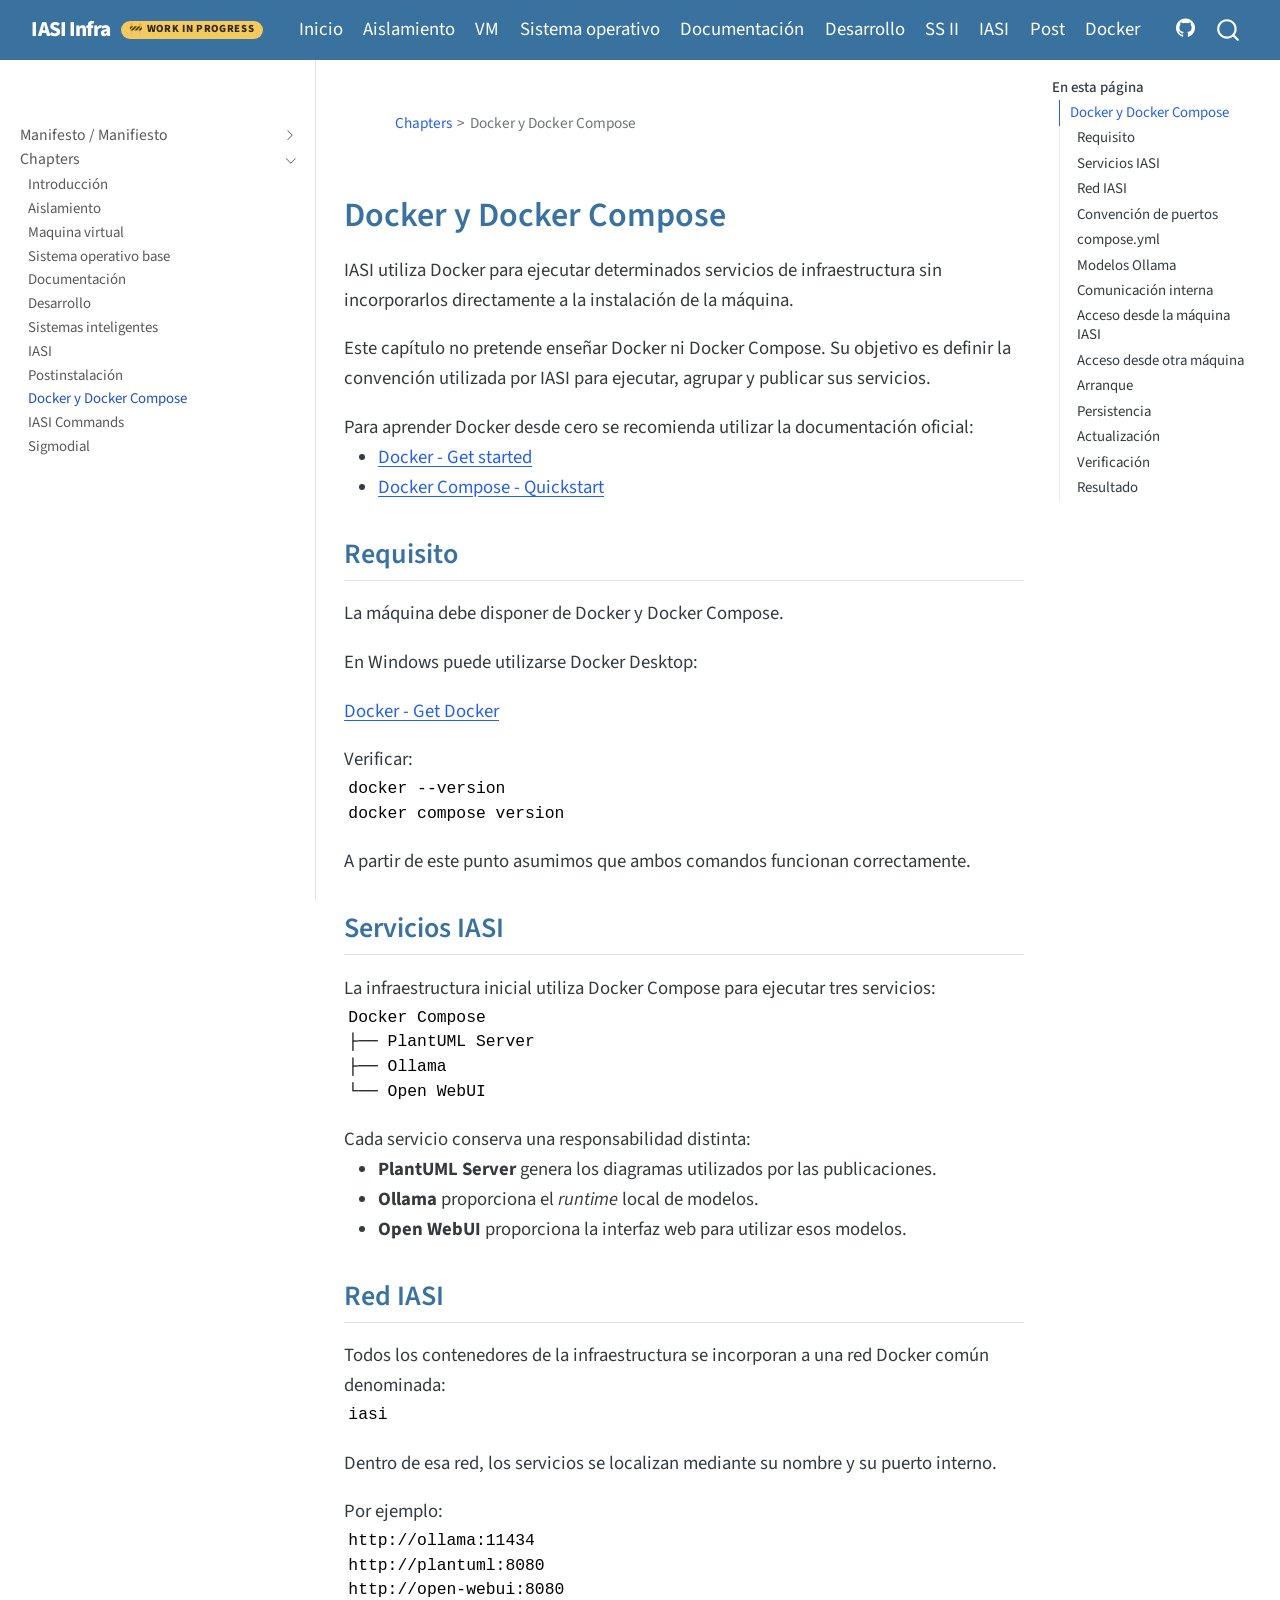
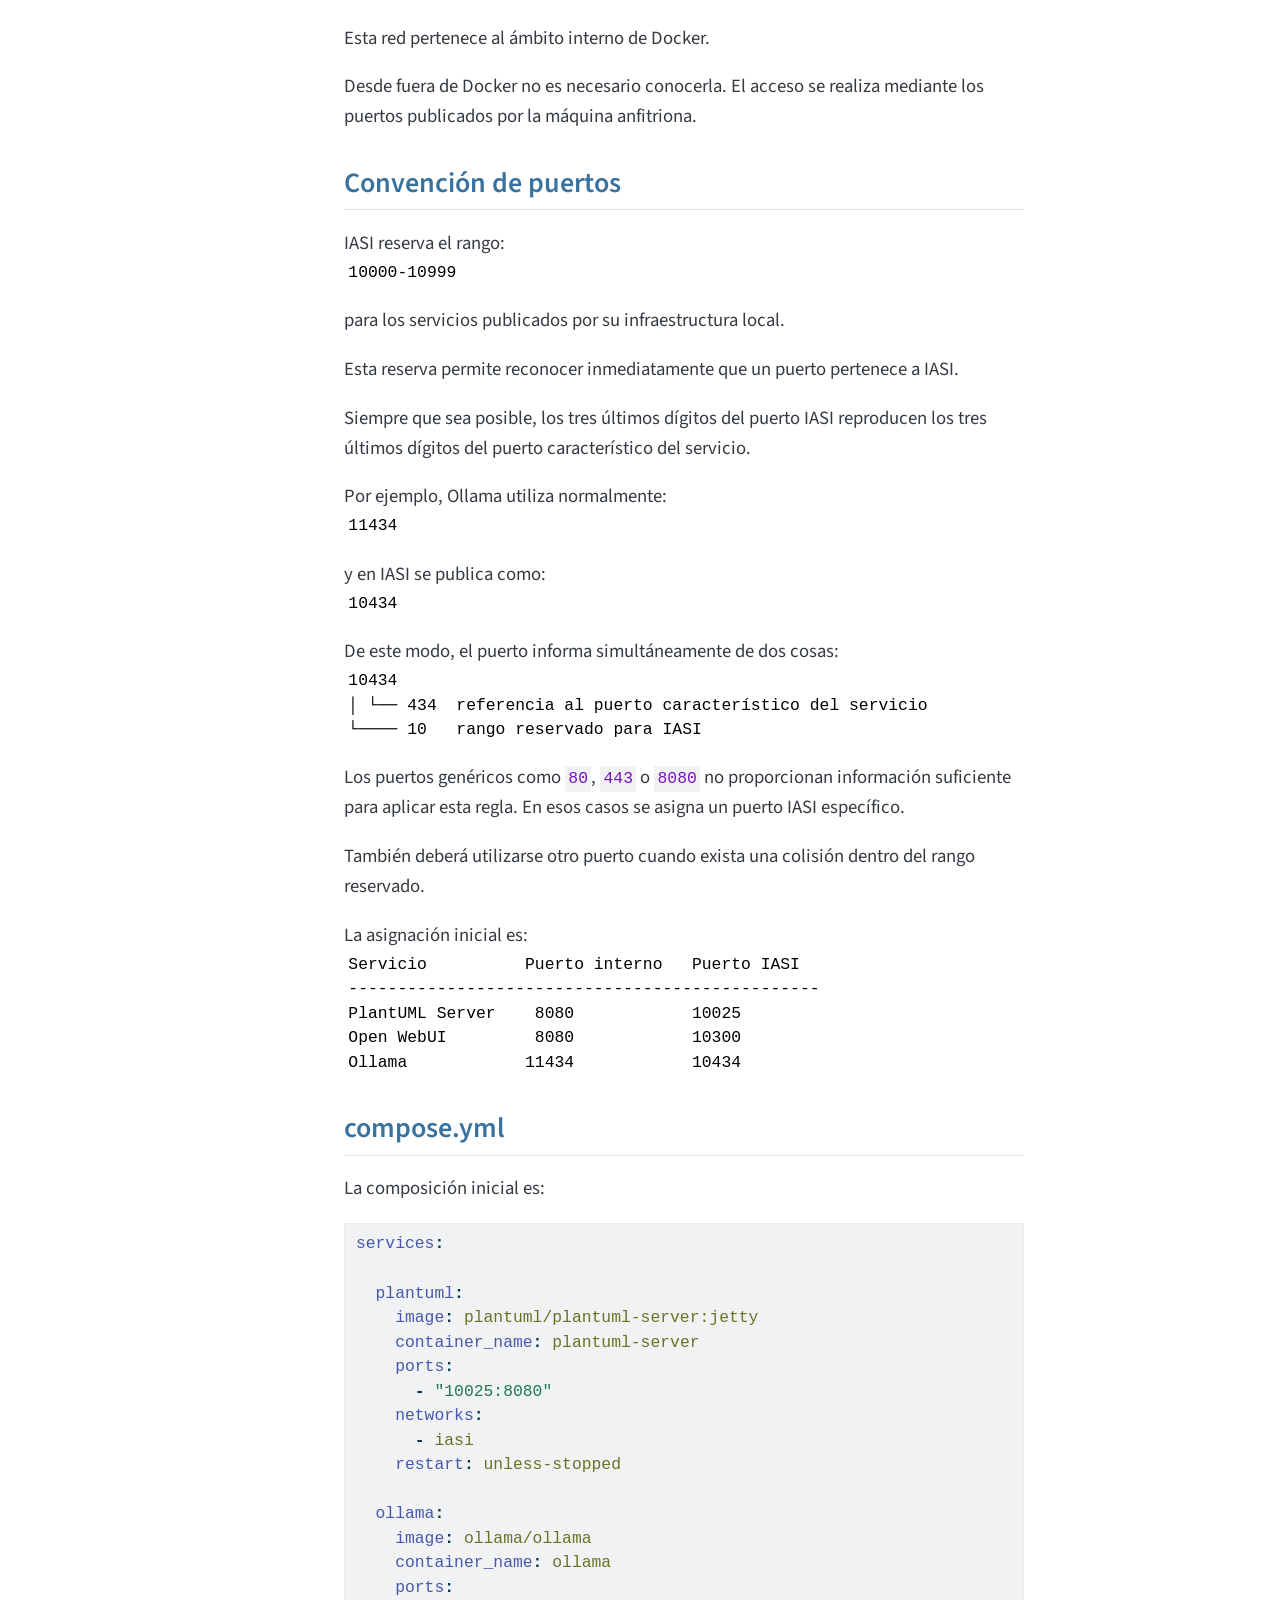
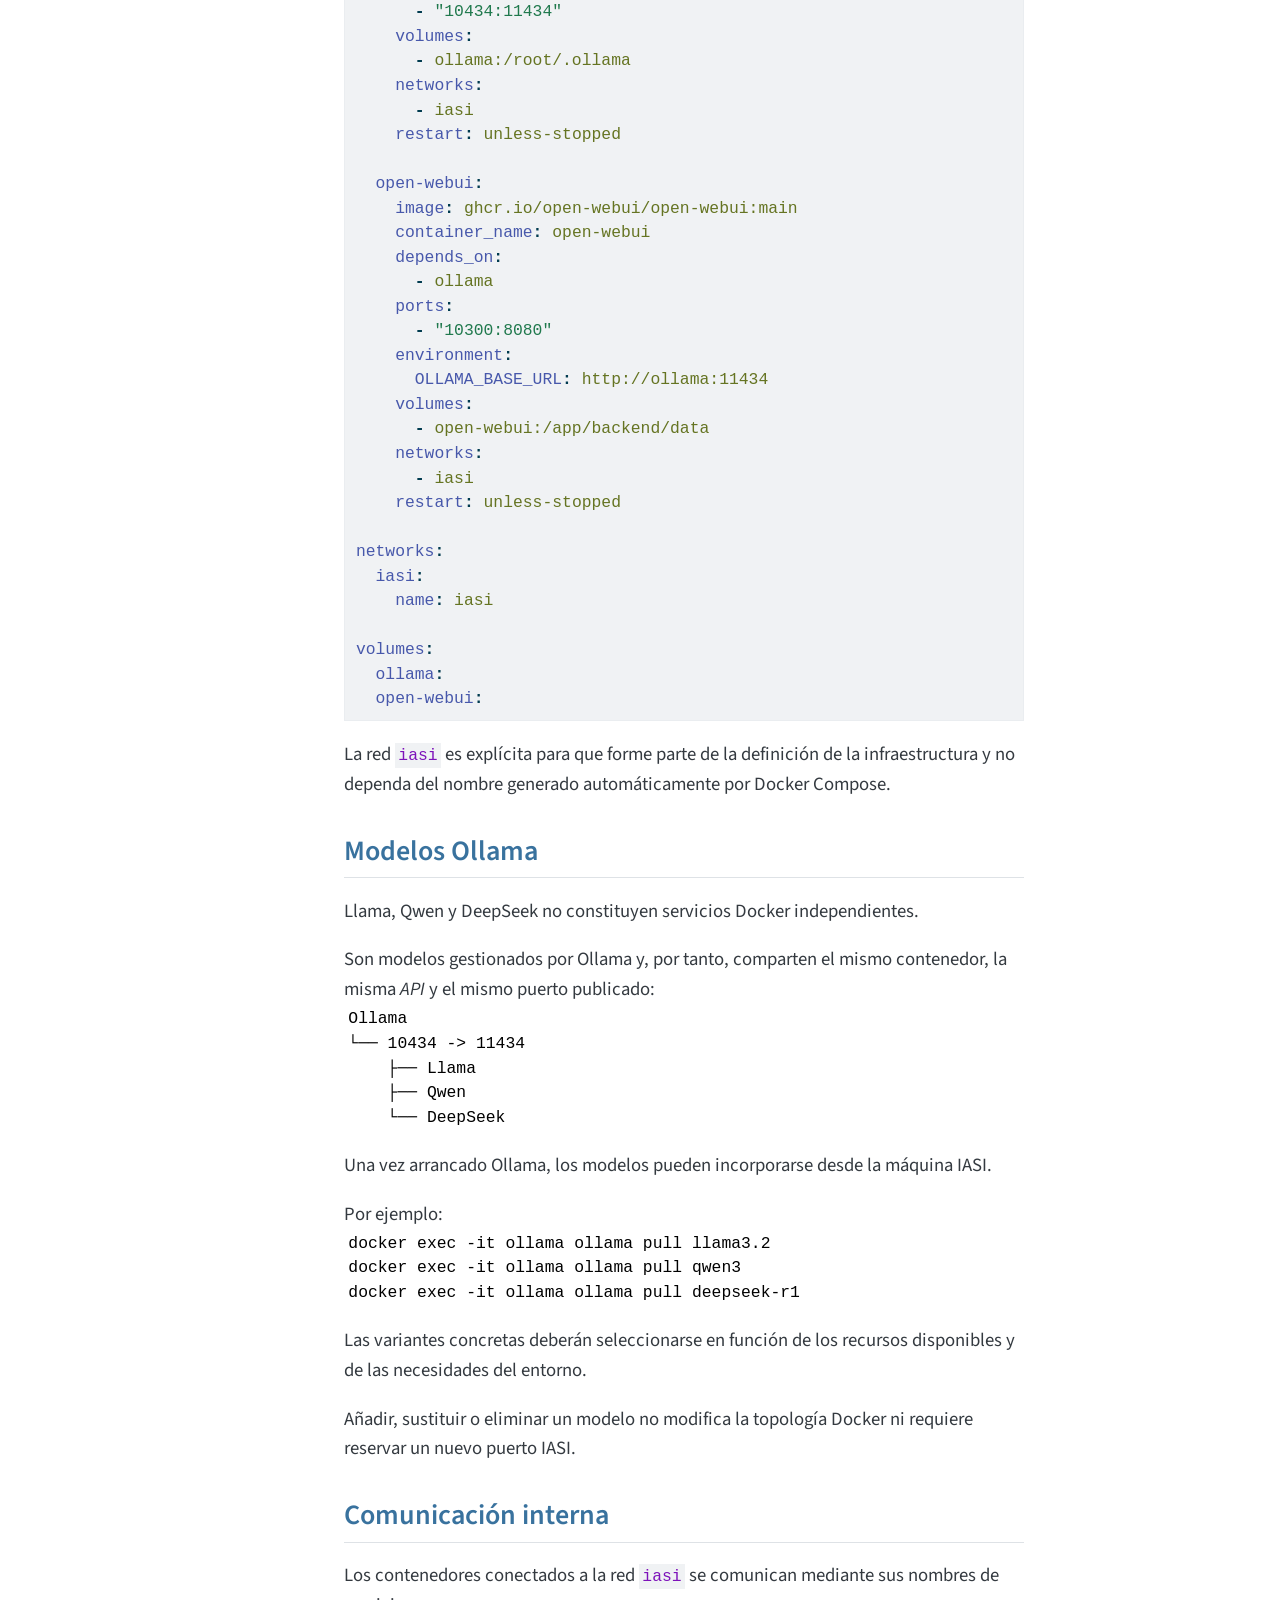
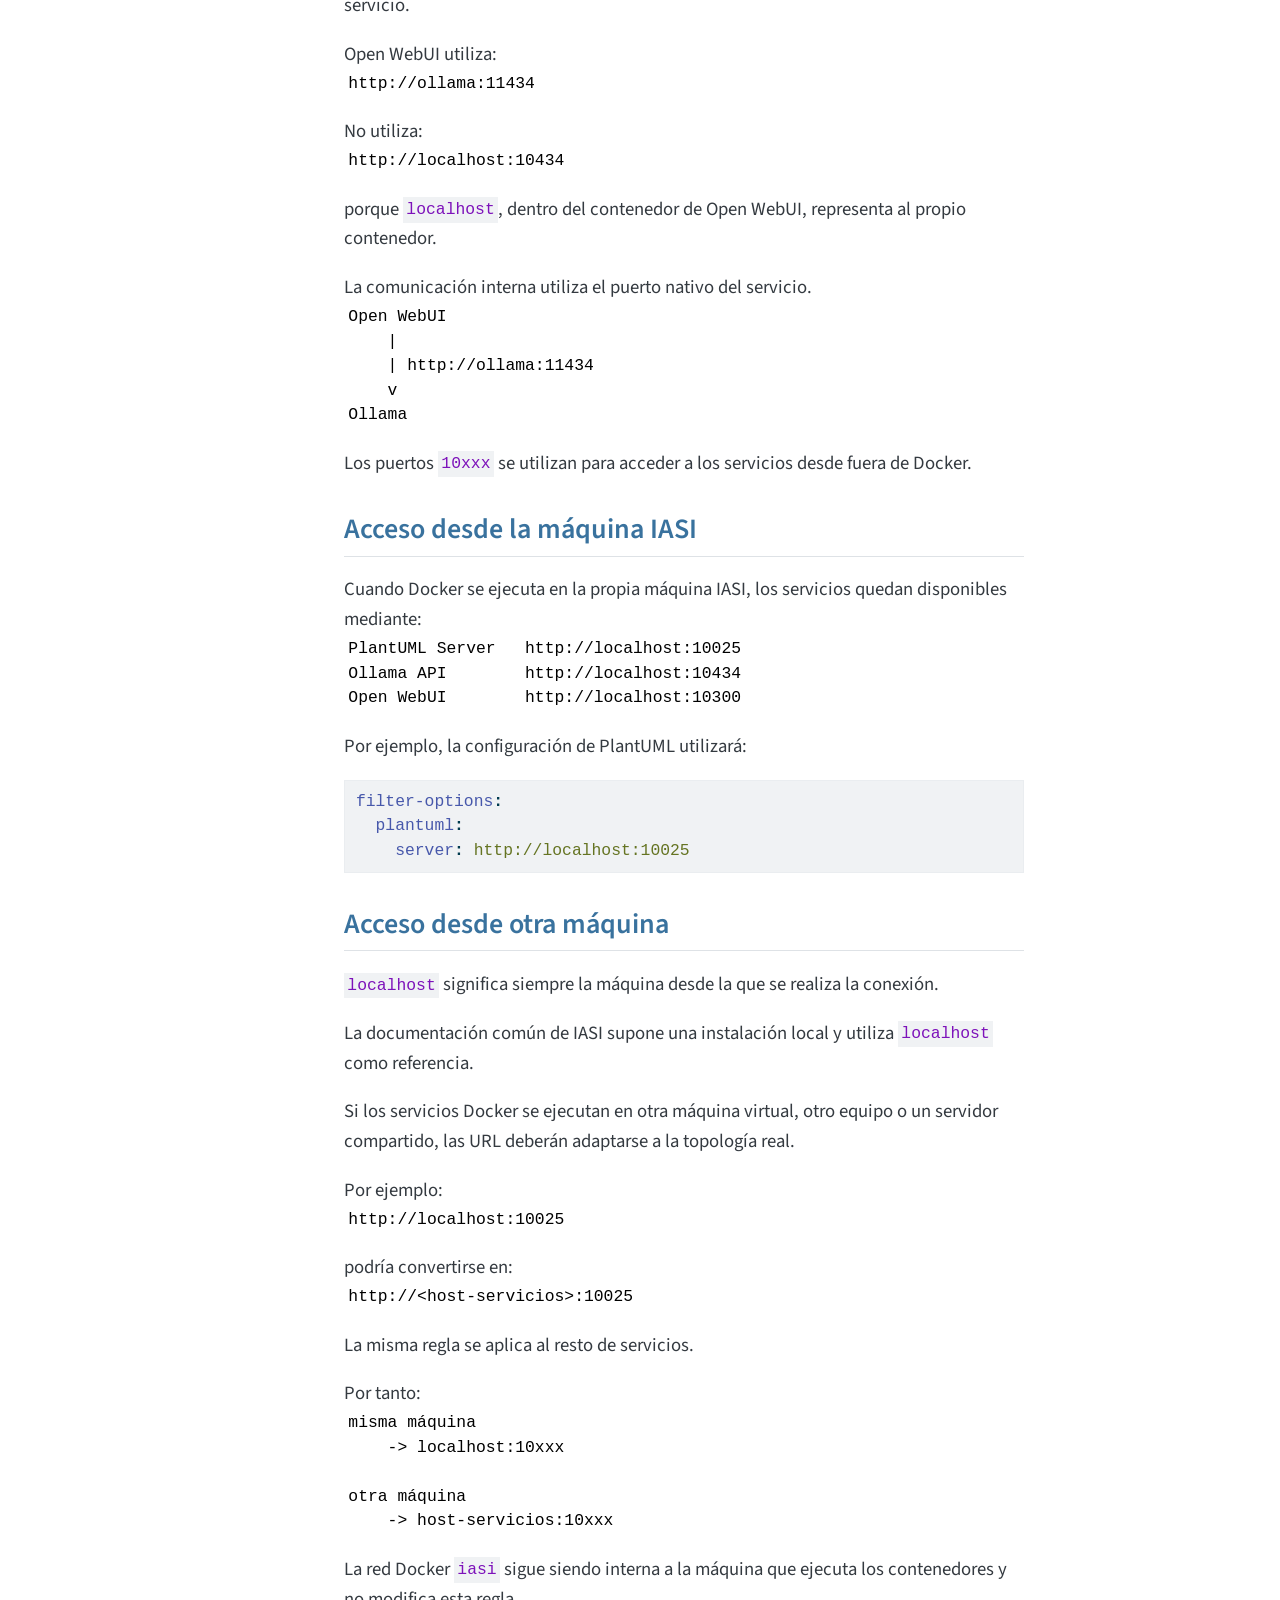
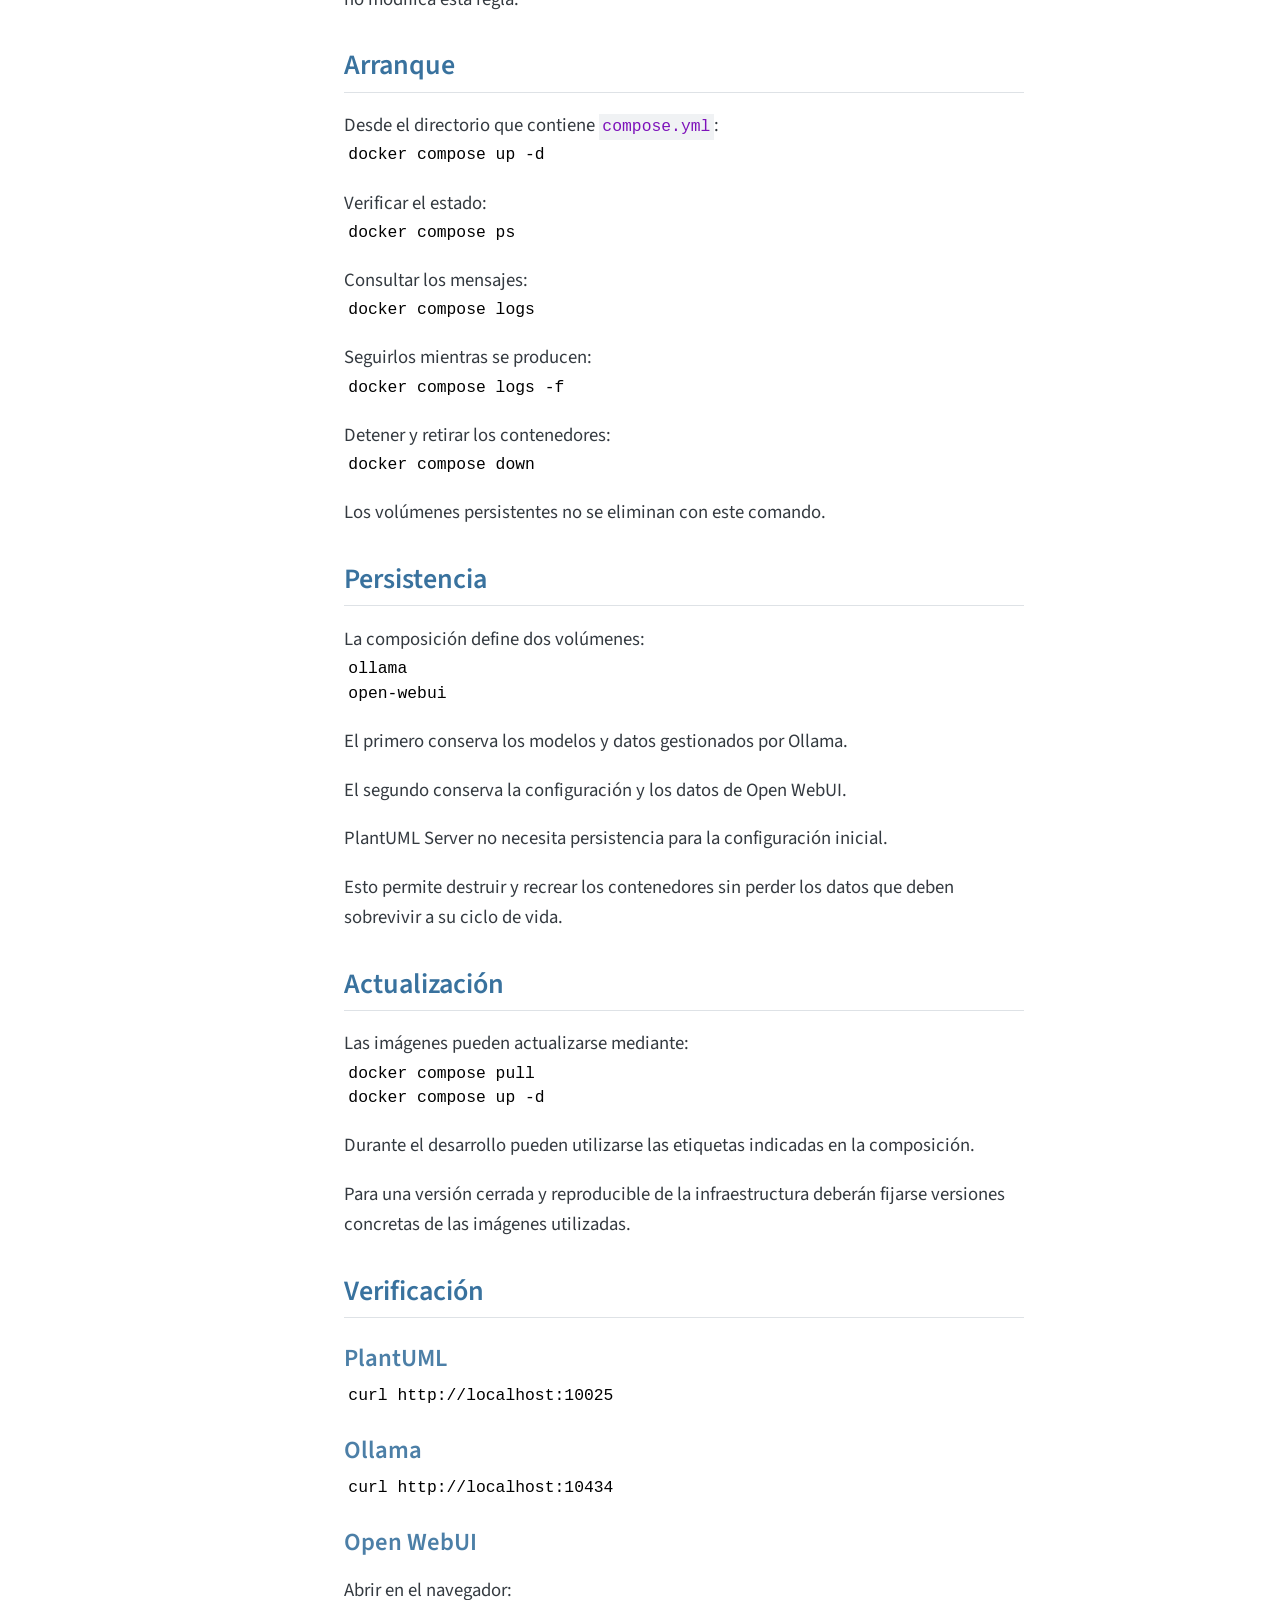
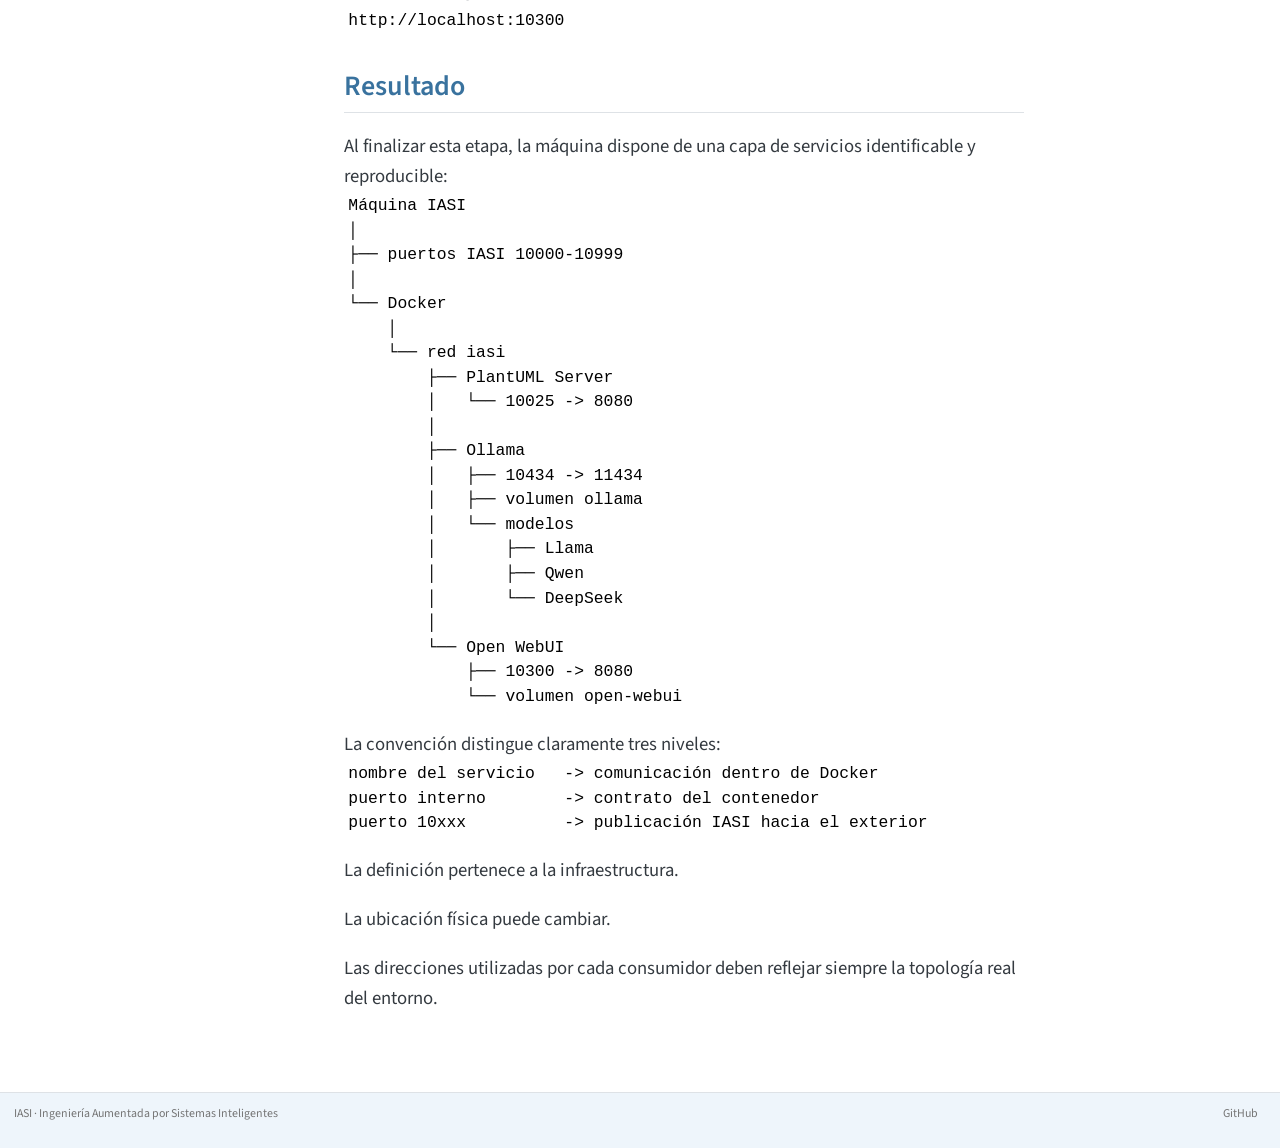
<file: publish/chapters/20-docker.html>
<!DOCTYPE html>
<html xmlns="http://www.w3.org/1999/xhtml" lang="es" xml:lang="es">
<head>
<meta http-equiv="Content-Type" content="text/html; charset=UTF-8">
<meta charset="utf-8">
<meta name="generator" content="quarto-1.10.18">
<meta name="viewport" content="width=device-width, initial-scale=1.0, user-scalable=yes">
<title>docker – IASI Infra</title>
<style>
/* Default styles provided by pandoc.
** See https://pandoc.org/MANUAL.html#variables-for-html for config info.
*/
span.smallcaps{font-variant: small-caps;}
div.columns{display: flex; gap: 1.5em;}
div.column{flex: auto;}
@media screen {
div.columns{gap: min(4vw, 1.5em);}
div.column{overflow-x: auto;}
}
div.hanging-indent{margin-left: 1.5em; text-indent: -1.5em;}
ul.task-list{list-style: none;}
ul.task-list li input[type="checkbox"] {
  width: 0.8em;
  margin: 0 0.8em 0.2em -1em; /* quarto-specific, see https://github.com/quarto-dev/quarto-cli/issues/4556 */ 
  vertical-align: middle;
}
/* CSS for syntax highlighting */
html { -webkit-text-size-adjust: 100%; }
pre > code.sourceCode { white-space: pre; position: relative; }
pre > code.sourceCode > span { display: inline-block; line-height: 1.25; }
pre > code.sourceCode > span:empty { height: 1.2em; }
.sourceCode { overflow: visible; }
code.sourceCode > span { color: inherit; text-decoration: inherit; }
div.sourceCode { margin: 1em 0; }
pre.sourceCode { margin: 0; }
@media screen {
div.sourceCode { overflow: auto; }
}
@media print {
pre > code.sourceCode { white-space: pre-wrap; }
pre > code.sourceCode > span { text-indent: -5em; padding-left: 5em; }
}
pre.numberSource code
  { counter-reset: source-line 0; }
pre.numberSource code > span
  { position: relative; left: -4em; counter-increment: source-line; }
pre.numberSource code > span > a:first-child::before
  { content: counter(source-line);
    position: relative; left: -1em; text-align: right; vertical-align: baseline;
    border: none; display: inline-block;
    -webkit-touch-callout: none; -webkit-user-select: none;
    -khtml-user-select: none; -moz-user-select: none;
    -ms-user-select: none; user-select: none;
    padding: 0 4px; width: 4em;
  }
pre.numberSource { margin-left: 3em;  padding-left: 4px; }
div.sourceCode
  {   }
@media screen {
pre > code.sourceCode > span > a:first-child::before { text-decoration: underline; }
}
</style>
<script src="../site_libs/quarto-nav/quarto-nav.js"></script><script src="../site_libs/quarto-nav/headroom.min.js"></script><script src="../site_libs/clipboard/clipboard.min.js"></script><script src="../site_libs/quarto-search/autocomplete.umd.js"></script><script src="../site_libs/quarto-search/fuse.min.js"></script><script src="../site_libs/quarto-search/quarto-search.js"></script><meta name="quarto:offset" content="../">
<script src="../site_libs/quarto-html/quarto.js" type="module"></script><script src="../site_libs/quarto-html/tabsets/tabsets.js" type="module"></script><script src="../site_libs/quarto-html/popper.min.js"></script><script src="../site_libs/quarto-html/tippy.umd.min.js"></script><script src="../site_libs/quarto-html/anchor.min.js"></script><link href="../site_libs/quarto-html/tippy.css" rel="stylesheet">
<link href="../site_libs/quarto-html/quarto-syntax-highlighting-64a204ab8560d761af7679ceaba22944.css" rel="stylesheet" id="quarto-text-highlighting-styles">
<script src="../site_libs/bootstrap/bootstrap.min.js"></script><link href="../site_libs/bootstrap/bootstrap-icons.css" rel="stylesheet">
<link href="../site_libs/bootstrap/bootstrap-066f6ffa7eb3b5c3922307862953997a.min.css" rel="stylesheet" append-hash="true" id="quarto-bootstrap" data-mode="light">
<script id="quarto-search-options" type="application/json">{
  "location": "navbar",
  "copy-button": false,
  "collapse-after": 3,
  "panel-placement": "end",
  "type": "overlay",
  "limit": 50,
  "keyboard-shortcut": [
    "f",
    "/",
    "s"
  ],
  "show-item-context": false,
  "language": {
    "search-no-results-text": "No se han encontrado resultados",
    "search-matching-documents-text": "documentos encontrados",
    "search-copy-link-title": "Copiar el enlace en la búsqueda",
    "search-hide-matches-text": "Ocultar resultados adicionales",
    "search-more-match-text": "resultado adicional en este documento",
    "search-more-matches-text": "resultados adicionales en este documento",
    "search-clear-button-title": "Borrar",
    "search-text-placeholder": "",
    "search-detached-cancel-button-title": "Cancelar",
    "search-submit-button-title": "Enviar",
    "search-label": "Buscar"
  }
}</script>
</head>
<body class="nav-sidebar docked nav-fixed quarto-light">

<div id="quarto-search-results"></div>
  <header id="quarto-header" class="headroom fixed-top"><nav class="navbar navbar-expand-lg " data-bs-theme="dark"><div class="navbar-container container-fluid">
      <div class="navbar-brand-container mx-auto">
    <a class="navbar-brand" href="../index.html">
    <span class="navbar-title">IASI Infra</span>
    </a>
  </div>
            <div id="quarto-search" class="" title="Buscar"></div>
          <button class="navbar-toggler" type="button" data-bs-toggle="collapse" data-bs-target="#navbarCollapse" aria-controls="navbarCollapse" role="menu" aria-expanded="false" aria-label="Navegación de palanca" onclick="if (window.quartoToggleHeadroom) { window.quartoToggleHeadroom(); }">
  <span class="navbar-toggler-icon"></span>
</button>
          <div class="collapse navbar-collapse" id="navbarCollapse">
            <ul class="navbar-nav navbar-nav-scroll me-auto">
<li class="nav-item">
    <a class="nav-link" href="../index.html"> 
<span class="menu-text">Inicio</span></a>
  </li>  
  <li class="nav-item">
    <a class="nav-link active" href="../chapters/12-isolation.html" aria-current="page"> 
<span class="menu-text">Aislamiento</span></a>
  </li>  
  <li class="nav-item">
    <a class="nav-link" href="../chapters/13-vm.html"> 
<span class="menu-text">VM</span></a>
  </li>  
  <li class="nav-item">
    <a class="nav-link" href="../chapters/14-so-base.html"> 
<span class="menu-text">Sistema operativo</span></a>
  </li>  
  <li class="nav-item">
    <a class="nav-link" href="../chapters/15-documentation.html"> 
<span class="menu-text">Documentación</span></a>
  </li>  
  <li class="nav-item">
    <a class="nav-link" href="../chapters/16-desarrollo.html"> 
<span class="menu-text">Desarrollo</span></a>
  </li>  
  <li class="nav-item">
    <a class="nav-link" href="../chapters/17-sistemas-inteligentes.html"> 
<span class="menu-text">SS II</span></a>
  </li>  
  <li class="nav-item">
    <a class="nav-link" href="../chapters/18-iasi.html"> 
<span class="menu-text">IASI</span></a>
  </li>  
  <li class="nav-item">
    <a class="nav-link" href="../chapters/19-postinstalacion.html"> 
<span class="menu-text">Post</span></a>
  </li>  
  <li class="nav-item">
    <a class="nav-link" href="../chapters/20-docker.html"> 
<span class="menu-text">Docker</span></a>
  </li>  
</ul>
<ul class="navbar-nav navbar-nav-scroll ms-auto">
<li class="nav-item compact">
    <a class="nav-link" href="https://github.com/iasi-org/iasi-infra"> <i class="bi bi-github" role="img" aria-label="GitHub">
</i> 
<span class="menu-text"></span></a>
  </li>  
</ul>
</div> <!-- /navcollapse -->
            <div class="quarto-navbar-tools">
</div>
      </div> <!-- /container-fluid -->
    </nav><nav class="quarto-secondary-nav"><div class="container-fluid d-flex">
      <button type="button" class="quarto-btn-toggle btn" data-bs-toggle="collapse" role="button" data-bs-target=".quarto-sidebar-collapse-item" aria-controls="quarto-sidebar" aria-expanded="false" aria-label="Alternar barra lateral" onclick="if (window.quartoToggleHeadroom) { window.quartoToggleHeadroom(); }">
        <i class="bi bi-layout-text-sidebar-reverse"></i>
      </button>
        <nav class="quarto-page-breadcrumbs" aria-label="breadcrumb"><ol class="breadcrumb">
<li class="breadcrumb-item"><a href="../chapters/11-intro.html">Chapters</a></li>
<li class="breadcrumb-item"><a href="../chapters/20-docker.html">Docker y Docker Compose</a></li>
</ol></nav><a class="flex-grow-1" role="navigation" data-bs-toggle="collapse" data-bs-target=".quarto-sidebar-collapse-item" aria-controls="quarto-sidebar" aria-expanded="false" aria-label="Alternar barra lateral" onclick="if (window.quartoToggleHeadroom) { window.quartoToggleHeadroom(); }">      
        </a>
      <button type="button" class="btn quarto-search-button" aria-label="Buscar" onclick="window.quartoOpenSearch();">
        <i class="bi bi-search"></i>
      </button>
    </div>
  </nav></header><!-- content --><div id="quarto-content" class="quarto-container page-columns page-rows-contents page-layout-article page-navbar">
<!-- sidebar -->
  <nav id="quarto-sidebar" class="sidebar collapse collapse-horizontal quarto-sidebar-collapse-item sidebar-navigation docked overflow-auto"><div class="mt-2 flex-shrink-0 align-items-center">
        <div class="sidebar-search">
        <div id="quarto-search" class="" title="Buscar"></div>
        </div>
        </div>
    <div class="sidebar-menu-container"> 
    <ul class="list-unstyled mt-1">
<li class="sidebar-item sidebar-item-section">
  <div class="sidebar-item-container"> 
  <a href="../01-manifesto-bilingual.html" class="sidebar-item-text sidebar-link">
 <span class="menu-text">Manifesto / Manifiesto</span></a>
  <a class="sidebar-item-toggle text-start collapsed" data-bs-toggle="collapse" data-bs-target="#iasi-sidebar--01-manifesto-bilingual-html" role="navigation" aria-expanded="false" aria-controls="iasi-sidebar--01-manifesto-bilingual-html" aria-label="Toggle section"><i class="bi bi-chevron-right ms-2"></i></a>
</div>
<ul id="iasi-sidebar--01-manifesto-bilingual-html" class="collapse list-unstyled sidebar-section depth2">
<li><a href="../01-manifesto-bilingual.html#manifesto-manifiesto" id="toc-manifesto-manifiesto" class="nav-link active" data-scroll-target="#manifesto-manifiesto">Manifesto / Manifiesto</a></li>
  </ul>
</li>
        <li class="sidebar-item sidebar-item-section">
      <div class="sidebar-item-container"> 
            <a class="sidebar-item-text sidebar-link text-start" data-bs-toggle="collapse" data-bs-target="#quarto-sidebar-section-1" role="navigation" aria-expanded="true">
 <span class="menu-text">Chapters</span></a>
          <a class="sidebar-item-toggle text-start" data-bs-toggle="collapse" data-bs-target="#quarto-sidebar-section-1" role="navigation" aria-expanded="true" aria-label="Alternar sección">
            <i class="bi bi-chevron-right ms-2"></i>
          </a> 
      </div>
      <ul id="quarto-sidebar-section-1" class="collapse list-unstyled sidebar-section depth1 show">
<li class="sidebar-item">
  <div class="sidebar-item-container"> 
  <a href="../chapters/11-intro.html" class="sidebar-item-text sidebar-link">
 <span class="menu-text">Introducción</span></a>
  </div>
</li>
          <li class="sidebar-item">
  <div class="sidebar-item-container"> 
  <a href="../chapters/12-isolation.html" class="sidebar-item-text sidebar-link">
 <span class="menu-text">Aislamiento</span></a>
  </div>
</li>
          <li class="sidebar-item">
  <div class="sidebar-item-container"> 
  <a href="../chapters/13-vm.html" class="sidebar-item-text sidebar-link">
 <span class="menu-text">Maquina virtual</span></a>
  </div>
</li>
          <li class="sidebar-item">
  <div class="sidebar-item-container"> 
  <a href="../chapters/14-so-base.html" class="sidebar-item-text sidebar-link">
 <span class="menu-text">Sistema operativo base</span></a>
  </div>
</li>
          <li class="sidebar-item">
  <div class="sidebar-item-container"> 
  <a href="../chapters/15-documentation.html" class="sidebar-item-text sidebar-link">
 <span class="menu-text">Documentación</span></a>
  </div>
</li>
          <li class="sidebar-item">
  <div class="sidebar-item-container"> 
  <a href="../chapters/16-desarrollo.html" class="sidebar-item-text sidebar-link">
 <span class="menu-text">Desarrollo</span></a>
  </div>
</li>
          <li class="sidebar-item">
  <div class="sidebar-item-container"> 
  <a href="../chapters/17-sistemas-inteligentes.html" class="sidebar-item-text sidebar-link">
 <span class="menu-text">Sistemas inteligentes</span></a>
  </div>
</li>
          <li class="sidebar-item">
  <div class="sidebar-item-container"> 
  <a href="../chapters/18-iasi.html" class="sidebar-item-text sidebar-link">
 <span class="menu-text">IASI</span></a>
  </div>
</li>
          <li class="sidebar-item">
  <div class="sidebar-item-container"> 
  <a href="../chapters/19-postinstalacion.html" class="sidebar-item-text sidebar-link">
 <span class="menu-text">Postinstalación</span></a>
  </div>
</li>
          <li class="sidebar-item">
  <div class="sidebar-item-container"> 
  <a href="../chapters/20-docker.html" class="sidebar-item-text sidebar-link active">
 <span class="menu-text">Docker y Docker Compose</span></a>
  </div>
</li>
          <li class="sidebar-item">
  <div class="sidebar-item-container"> 
  <a href="../chapters/21-commands.html" class="sidebar-item-text sidebar-link">
 <span class="menu-text">IASI Commands</span></a>
  </div>
</li>
          <li class="sidebar-item">
  <div class="sidebar-item-container"> 
  <a href="../chapters/99-sigmoidal.html" class="sidebar-item-text sidebar-link">
 <span class="menu-text">Sigmodial</span></a>
  </div>
</li>
      </ul>
</li>
    </ul>
</div>
</nav><div id="quarto-sidebar-glass" class="quarto-sidebar-collapse-item" data-bs-toggle="collapse" data-bs-target=".quarto-sidebar-collapse-item"></div>
<!-- margin-sidebar -->
    <div id="quarto-margin-sidebar" class="sidebar margin-sidebar">
        <nav id="TOC" role="doc-toc" class="toc-active"><h2 id="toc-title">En esta página</h2>
   
  <ul>
<li>
<a href="#docker-y-docker-compose" id="toc-docker-y-docker-compose" class="nav-link active" data-scroll-target="#docker-y-docker-compose">Docker y Docker Compose</a>
  <ul class="collapse">
<li><a href="#requisito" id="toc-requisito" class="nav-link" data-scroll-target="#requisito">Requisito</a></li>
  <li><a href="#servicios-iasi" id="toc-servicios-iasi" class="nav-link" data-scroll-target="#servicios-iasi">Servicios IASI</a></li>
  <li><a href="#red-iasi" id="toc-red-iasi" class="nav-link" data-scroll-target="#red-iasi">Red IASI</a></li>
  <li><a href="#convenci%C3%B3n-de-puertos" id="toc-convención-de-puertos" class="nav-link" data-scroll-target="#convención-de-puertos">Convención de puertos</a></li>
  <li><a href="#compose.yml" id="toc-compose.yml" class="nav-link" data-scroll-target="#compose.yml">compose.yml</a></li>
  <li><a href="#modelos-ollama" id="toc-modelos-ollama" class="nav-link" data-scroll-target="#modelos-ollama">Modelos Ollama</a></li>
  <li><a href="#comunicaci%C3%B3n-interna" id="toc-comunicación-interna" class="nav-link" data-scroll-target="#comunicación-interna">Comunicación interna</a></li>
  <li><a href="#acceso-desde-la-m%C3%A1quina-iasi" id="toc-acceso-desde-la-máquina-iasi" class="nav-link" data-scroll-target="#acceso-desde-la-máquina-iasi">Acceso desde la máquina IASI</a></li>
  <li><a href="#acceso-desde-otra-m%C3%A1quina" id="toc-acceso-desde-otra-máquina" class="nav-link" data-scroll-target="#acceso-desde-otra-máquina">Acceso desde otra máquina</a></li>
  <li><a href="#arranque" id="toc-arranque" class="nav-link" data-scroll-target="#arranque">Arranque</a></li>
  <li><a href="#persistencia" id="toc-persistencia" class="nav-link" data-scroll-target="#persistencia">Persistencia</a></li>
  <li><a href="#actualizaci%C3%B3n" id="toc-actualización" class="nav-link" data-scroll-target="#actualización">Actualización</a></li>
  <li>
<a href="#verificaci%C3%B3n" id="toc-verificación" class="nav-link" data-scroll-target="#verificación">Verificación</a>
  <ul class="collapse">
<li><a href="#plantuml" id="toc-plantuml" class="nav-link" data-scroll-target="#plantuml">PlantUML</a></li>
  <li><a href="#ollama" id="toc-ollama" class="nav-link" data-scroll-target="#ollama">Ollama</a></li>
  <li><a href="#open-webui" id="toc-open-webui" class="nav-link" data-scroll-target="#open-webui">Open WebUI</a></li>
  </ul>
</li>
  <li><a href="#resultado" id="toc-resultado" class="nav-link" data-scroll-target="#resultado">Resultado</a></li>
  </ul>
</li>
  </ul></nav>
</div>
<!-- main -->
<main class="content" id="quarto-document-content"><header id="title-block-header" class="quarto-title-block"><nav class="quarto-page-breadcrumbs quarto-title-breadcrumbs d-none d-lg-block" aria-label="breadcrumb"><ol class="breadcrumb">
<li class="breadcrumb-item"><a href="../chapters/11-intro.html">Chapters</a></li>
<li class="breadcrumb-item"><a href="../chapters/20-docker.html">Docker y Docker Compose</a></li>
</ol></nav></header><section id="docker-y-docker-compose" class="level1"><h1>Docker y Docker Compose</h1>
<p>IASI utiliza Docker para ejecutar determinados servicios de infraestructura sin incorporarlos directamente a la instalación de la máquina.</p>
<p>Este capítulo no pretende enseñar Docker ni Docker Compose. Su objetivo es definir la convención utilizada por IASI para ejecutar, agrupar y publicar sus servicios.</p>
<p>Para aprender Docker desde cero se recomienda utilizar la documentación oficial:</p>
<ul>
<li><a href="https://docs.docker.com/get-started/">Docker - Get started</a></li>
<li><a href="https://docs.docker.com/compose/gettingstarted/">Docker Compose - Quickstart</a></li>
</ul>
<section id="requisito" class="level2"><h2 class="anchored" data-anchor-id="requisito">Requisito</h2>
<p>La máquina debe disponer de Docker y Docker Compose.</p>
<p>En Windows puede utilizarse Docker Desktop:</p>
<p><a href="https://docs.docker.com/get-started/get-docker/">Docker - Get Docker</a></p>
<p>Verificar:</p>
<pre><code>docker --version
docker compose version</code></pre>
<p>A partir de este punto asumimos que ambos comandos funcionan correctamente.</p>
</section><section id="servicios-iasi" class="level2"><h2 class="anchored" data-anchor-id="servicios-iasi">Servicios IASI</h2>
<p>La infraestructura inicial utiliza Docker Compose para ejecutar tres servicios:</p>
<pre class="text"><code>Docker Compose
├── PlantUML Server
├── Ollama
└── Open WebUI</code></pre>
<p>Cada servicio conserva una responsabilidad distinta:</p>
<ul>
<li>
<strong>PlantUML Server</strong> genera los diagramas utilizados por las publicaciones.</li>
<li>
<strong>Ollama</strong> proporciona el <em>runtime</em> local de modelos.</li>
<li>
<strong>Open WebUI</strong> proporciona la interfaz web para utilizar esos modelos.</li>
</ul></section><section id="red-iasi" class="level2"><h2 class="anchored" data-anchor-id="red-iasi">Red IASI</h2>
<p>Todos los contenedores de la infraestructura se incorporan a una red Docker común denominada:</p>
<pre class="text"><code>iasi</code></pre>
<p>Dentro de esa red, los servicios se localizan mediante su nombre y su puerto interno.</p>
<p>Por ejemplo:</p>
<pre class="text"><code>http://ollama:11434
http://plantuml:8080
http://open-webui:8080</code></pre>
<p>Esta red pertenece al ámbito interno de Docker.</p>
<p>Desde fuera de Docker no es necesario conocerla. El acceso se realiza mediante los puertos publicados por la máquina anfitriona.</p>
</section><section id="convención-de-puertos" class="level2"><h2 class="anchored" data-anchor-id="convención-de-puertos">Convención de puertos</h2>
<p>IASI reserva el rango:</p>
<pre class="text"><code>10000-10999</code></pre>
<p>para los servicios publicados por su infraestructura local.</p>
<p>Esta reserva permite reconocer inmediatamente que un puerto pertenece a IASI.</p>
<p>Siempre que sea posible, los tres últimos dígitos del puerto IASI reproducen los tres últimos dígitos del puerto característico del servicio.</p>
<p>Por ejemplo, Ollama utiliza normalmente:</p>
<pre class="text"><code>11434</code></pre>
<p>y en IASI se publica como:</p>
<pre class="text"><code>10434</code></pre>
<p>De este modo, el puerto informa simultáneamente de dos cosas:</p>
<pre class="text"><code>10434
│ └── 434  referencia al puerto característico del servicio
└──── 10   rango reservado para IASI</code></pre>
<p>Los puertos genéricos como <code>80</code>, <code>443</code> o <code>8080</code> no proporcionan información suficiente para aplicar esta regla. En esos casos se asigna un puerto IASI específico.</p>
<p>También deberá utilizarse otro puerto cuando exista una colisión dentro del rango reservado.</p>
<p>La asignación inicial es:</p>
<pre class="text"><code>Servicio          Puerto interno   Puerto IASI
------------------------------------------------
PlantUML Server    8080            10025
Open WebUI         8080            10300
Ollama            11434            10434</code></pre>
</section><section id="compose.yml" class="level2"><h2 class="anchored" data-anchor-id="compose.yml">compose.yml</h2>
<p>La composición inicial es:</p>
<div class="code-copy-outer-scaffold">
<div class="sourceCode" id="cb10"><pre class="sourceCode yaml code-with-copy"><code class="sourceCode yaml"><span id="cb10-1"><a href="#cb10-1" aria-hidden="true" tabindex="-1"></a><span class="fu">services</span><span class="kw">:</span></span>
<span id="cb10-2"><a href="#cb10-2" aria-hidden="true" tabindex="-1"></a></span>
<span id="cb10-3"><a href="#cb10-3" aria-hidden="true" tabindex="-1"></a><span class="at">  </span><span class="fu">plantuml</span><span class="kw">:</span></span>
<span id="cb10-4"><a href="#cb10-4" aria-hidden="true" tabindex="-1"></a><span class="at">    </span><span class="fu">image</span><span class="kw">:</span><span class="at"> plantuml/plantuml-server:jetty</span></span>
<span id="cb10-5"><a href="#cb10-5" aria-hidden="true" tabindex="-1"></a><span class="at">    </span><span class="fu">container_name</span><span class="kw">:</span><span class="at"> plantuml-server</span></span>
<span id="cb10-6"><a href="#cb10-6" aria-hidden="true" tabindex="-1"></a><span class="at">    </span><span class="fu">ports</span><span class="kw">:</span></span>
<span id="cb10-7"><a href="#cb10-7" aria-hidden="true" tabindex="-1"></a><span class="at">      </span><span class="kw">-</span><span class="at"> </span><span class="st">"10025:8080"</span></span>
<span id="cb10-8"><a href="#cb10-8" aria-hidden="true" tabindex="-1"></a><span class="at">    </span><span class="fu">networks</span><span class="kw">:</span></span>
<span id="cb10-9"><a href="#cb10-9" aria-hidden="true" tabindex="-1"></a><span class="at">      </span><span class="kw">-</span><span class="at"> iasi</span></span>
<span id="cb10-10"><a href="#cb10-10" aria-hidden="true" tabindex="-1"></a><span class="at">    </span><span class="fu">restart</span><span class="kw">:</span><span class="at"> unless-stopped</span></span>
<span id="cb10-11"><a href="#cb10-11" aria-hidden="true" tabindex="-1"></a></span>
<span id="cb10-12"><a href="#cb10-12" aria-hidden="true" tabindex="-1"></a><span class="at">  </span><span class="fu">ollama</span><span class="kw">:</span></span>
<span id="cb10-13"><a href="#cb10-13" aria-hidden="true" tabindex="-1"></a><span class="at">    </span><span class="fu">image</span><span class="kw">:</span><span class="at"> ollama/ollama</span></span>
<span id="cb10-14"><a href="#cb10-14" aria-hidden="true" tabindex="-1"></a><span class="at">    </span><span class="fu">container_name</span><span class="kw">:</span><span class="at"> ollama</span></span>
<span id="cb10-15"><a href="#cb10-15" aria-hidden="true" tabindex="-1"></a><span class="at">    </span><span class="fu">ports</span><span class="kw">:</span></span>
<span id="cb10-16"><a href="#cb10-16" aria-hidden="true" tabindex="-1"></a><span class="at">      </span><span class="kw">-</span><span class="at"> </span><span class="st">"10434:11434"</span></span>
<span id="cb10-17"><a href="#cb10-17" aria-hidden="true" tabindex="-1"></a><span class="at">    </span><span class="fu">volumes</span><span class="kw">:</span></span>
<span id="cb10-18"><a href="#cb10-18" aria-hidden="true" tabindex="-1"></a><span class="at">      </span><span class="kw">-</span><span class="at"> ollama:/root/.ollama</span></span>
<span id="cb10-19"><a href="#cb10-19" aria-hidden="true" tabindex="-1"></a><span class="at">    </span><span class="fu">networks</span><span class="kw">:</span></span>
<span id="cb10-20"><a href="#cb10-20" aria-hidden="true" tabindex="-1"></a><span class="at">      </span><span class="kw">-</span><span class="at"> iasi</span></span>
<span id="cb10-21"><a href="#cb10-21" aria-hidden="true" tabindex="-1"></a><span class="at">    </span><span class="fu">restart</span><span class="kw">:</span><span class="at"> unless-stopped</span></span>
<span id="cb10-22"><a href="#cb10-22" aria-hidden="true" tabindex="-1"></a></span>
<span id="cb10-23"><a href="#cb10-23" aria-hidden="true" tabindex="-1"></a><span class="at">  </span><span class="fu">open-webui</span><span class="kw">:</span></span>
<span id="cb10-24"><a href="#cb10-24" aria-hidden="true" tabindex="-1"></a><span class="at">    </span><span class="fu">image</span><span class="kw">:</span><span class="at"> ghcr.io/open-webui/open-webui:main</span></span>
<span id="cb10-25"><a href="#cb10-25" aria-hidden="true" tabindex="-1"></a><span class="at">    </span><span class="fu">container_name</span><span class="kw">:</span><span class="at"> open-webui</span></span>
<span id="cb10-26"><a href="#cb10-26" aria-hidden="true" tabindex="-1"></a><span class="at">    </span><span class="fu">depends_on</span><span class="kw">:</span></span>
<span id="cb10-27"><a href="#cb10-27" aria-hidden="true" tabindex="-1"></a><span class="at">      </span><span class="kw">-</span><span class="at"> ollama</span></span>
<span id="cb10-28"><a href="#cb10-28" aria-hidden="true" tabindex="-1"></a><span class="at">    </span><span class="fu">ports</span><span class="kw">:</span></span>
<span id="cb10-29"><a href="#cb10-29" aria-hidden="true" tabindex="-1"></a><span class="at">      </span><span class="kw">-</span><span class="at"> </span><span class="st">"10300:8080"</span></span>
<span id="cb10-30"><a href="#cb10-30" aria-hidden="true" tabindex="-1"></a><span class="at">    </span><span class="fu">environment</span><span class="kw">:</span></span>
<span id="cb10-31"><a href="#cb10-31" aria-hidden="true" tabindex="-1"></a><span class="at">      </span><span class="fu">OLLAMA_BASE_URL</span><span class="kw">:</span><span class="at"> http://ollama:11434</span></span>
<span id="cb10-32"><a href="#cb10-32" aria-hidden="true" tabindex="-1"></a><span class="at">    </span><span class="fu">volumes</span><span class="kw">:</span></span>
<span id="cb10-33"><a href="#cb10-33" aria-hidden="true" tabindex="-1"></a><span class="at">      </span><span class="kw">-</span><span class="at"> open-webui:/app/backend/data</span></span>
<span id="cb10-34"><a href="#cb10-34" aria-hidden="true" tabindex="-1"></a><span class="at">    </span><span class="fu">networks</span><span class="kw">:</span></span>
<span id="cb10-35"><a href="#cb10-35" aria-hidden="true" tabindex="-1"></a><span class="at">      </span><span class="kw">-</span><span class="at"> iasi</span></span>
<span id="cb10-36"><a href="#cb10-36" aria-hidden="true" tabindex="-1"></a><span class="at">    </span><span class="fu">restart</span><span class="kw">:</span><span class="at"> unless-stopped</span></span>
<span id="cb10-37"><a href="#cb10-37" aria-hidden="true" tabindex="-1"></a></span>
<span id="cb10-38"><a href="#cb10-38" aria-hidden="true" tabindex="-1"></a><span class="fu">networks</span><span class="kw">:</span></span>
<span id="cb10-39"><a href="#cb10-39" aria-hidden="true" tabindex="-1"></a><span class="at">  </span><span class="fu">iasi</span><span class="kw">:</span></span>
<span id="cb10-40"><a href="#cb10-40" aria-hidden="true" tabindex="-1"></a><span class="at">    </span><span class="fu">name</span><span class="kw">:</span><span class="at"> iasi</span></span>
<span id="cb10-41"><a href="#cb10-41" aria-hidden="true" tabindex="-1"></a></span>
<span id="cb10-42"><a href="#cb10-42" aria-hidden="true" tabindex="-1"></a><span class="fu">volumes</span><span class="kw">:</span></span>
<span id="cb10-43"><a href="#cb10-43" aria-hidden="true" tabindex="-1"></a><span class="at">  </span><span class="fu">ollama</span><span class="kw">:</span></span>
<span id="cb10-44"><a href="#cb10-44" aria-hidden="true" tabindex="-1"></a><span class="at">  </span><span class="fu">open-webui</span><span class="kw">:</span></span></code></pre></div>
<button title="Copiar al portapapeles" class="code-copy-button"><i class="bi"></i></button>
</div>
<p>La red <code>iasi</code> es explícita para que forme parte de la definición de la infraestructura y no dependa del nombre generado automáticamente por Docker Compose.</p>
</section><section id="modelos-ollama" class="level2"><h2 class="anchored" data-anchor-id="modelos-ollama">Modelos Ollama</h2>
<p>Llama, Qwen y DeepSeek no constituyen servicios Docker independientes.</p>
<p>Son modelos gestionados por Ollama y, por tanto, comparten el mismo contenedor, la misma <em>API</em> y el mismo puerto publicado:</p>
<pre class="text"><code>Ollama
└── 10434 -&gt; 11434
    ├── Llama
    ├── Qwen
    └── DeepSeek</code></pre>
<p>Una vez arrancado Ollama, los modelos pueden incorporarse desde la máquina IASI.</p>
<p>Por ejemplo:</p>
<pre><code>docker exec -it ollama ollama pull llama3.2
docker exec -it ollama ollama pull qwen3
docker exec -it ollama ollama pull deepseek-r1</code></pre>
<p>Las variantes concretas deberán seleccionarse en función de los recursos disponibles y de las necesidades del entorno.</p>
<p>Añadir, sustituir o eliminar un modelo no modifica la topología Docker ni requiere reservar un nuevo puerto IASI.</p>
</section><section id="comunicación-interna" class="level2"><h2 class="anchored" data-anchor-id="comunicación-interna">Comunicación interna</h2>
<p>Los contenedores conectados a la red <code>iasi</code> se comunican mediante sus nombres de servicio.</p>
<p>Open WebUI utiliza:</p>
<pre class="text"><code>http://ollama:11434</code></pre>
<p>No utiliza:</p>
<pre class="text"><code>http://localhost:10434</code></pre>
<p>porque <code>localhost</code>, dentro del contenedor de Open WebUI, representa al propio contenedor.</p>
<p>La comunicación interna utiliza el puerto nativo del servicio.</p>
<pre class="text"><code>Open WebUI
    |
    | http://ollama:11434
    v
Ollama</code></pre>
<p>Los puertos <code>10xxx</code> se utilizan para acceder a los servicios desde fuera de Docker.</p>
</section><section id="acceso-desde-la-máquina-iasi" class="level2"><h2 class="anchored" data-anchor-id="acceso-desde-la-máquina-iasi">Acceso desde la máquina IASI</h2>
<p>Cuando Docker se ejecuta en la propia máquina IASI, los servicios quedan disponibles mediante:</p>
<pre class="text"><code>PlantUML Server   http://localhost:10025
Ollama API        http://localhost:10434
Open WebUI        http://localhost:10300</code></pre>
<p>Por ejemplo, la configuración de PlantUML utilizará:</p>
<div class="code-copy-outer-scaffold">
<div class="sourceCode" id="cb17"><pre class="sourceCode yaml code-with-copy"><code class="sourceCode yaml"><span id="cb17-1"><a href="#cb17-1" aria-hidden="true" tabindex="-1"></a><span class="fu">filter-options</span><span class="kw">:</span></span>
<span id="cb17-2"><a href="#cb17-2" aria-hidden="true" tabindex="-1"></a><span class="at">  </span><span class="fu">plantuml</span><span class="kw">:</span></span>
<span id="cb17-3"><a href="#cb17-3" aria-hidden="true" tabindex="-1"></a><span class="at">    </span><span class="fu">server</span><span class="kw">:</span><span class="at"> http://localhost:10025</span></span></code></pre></div>
<button title="Copiar al portapapeles" class="code-copy-button"><i class="bi"></i></button>
</div>
</section><section id="acceso-desde-otra-máquina" class="level2"><h2 class="anchored" data-anchor-id="acceso-desde-otra-máquina">Acceso desde otra máquina</h2>
<p><code>localhost</code> significa siempre la máquina desde la que se realiza la conexión.</p>
<p>La documentación común de IASI supone una instalación local y utiliza <code>localhost</code> como referencia.</p>
<p>Si los servicios Docker se ejecutan en otra máquina virtual, otro equipo o un servidor compartido, las URL deberán adaptarse a la topología real.</p>
<p>Por ejemplo:</p>
<pre class="text"><code>http://localhost:10025</code></pre>
<p>podría convertirse en:</p>
<pre class="text"><code>http://&lt;host-servicios&gt;:10025</code></pre>
<p>La misma regla se aplica al resto de servicios.</p>
<p>Por tanto:</p>
<pre class="text"><code>misma máquina
    -&gt; localhost:10xxx

otra máquina
    -&gt; host-servicios:10xxx</code></pre>
<p>La red Docker <code>iasi</code> sigue siendo interna a la máquina que ejecuta los contenedores y no modifica esta regla.</p>
</section><section id="arranque" class="level2"><h2 class="anchored" data-anchor-id="arranque">Arranque</h2>
<p>Desde el directorio que contiene <code>compose.yml</code>:</p>
<pre><code>docker compose up -d</code></pre>
<p>Verificar el estado:</p>
<pre><code>docker compose ps</code></pre>
<p>Consultar los mensajes:</p>
<pre><code>docker compose logs</code></pre>
<p>Seguirlos mientras se producen:</p>
<pre><code>docker compose logs -f</code></pre>
<p>Detener y retirar los contenedores:</p>
<pre><code>docker compose down</code></pre>
<p>Los volúmenes persistentes no se eliminan con este comando.</p>
</section><section id="persistencia" class="level2"><h2 class="anchored" data-anchor-id="persistencia">Persistencia</h2>
<p>La composición define dos volúmenes:</p>
<pre class="text"><code>ollama
open-webui</code></pre>
<p>El primero conserva los modelos y datos gestionados por Ollama.</p>
<p>El segundo conserva la configuración y los datos de Open WebUI.</p>
<p>PlantUML Server no necesita persistencia para la configuración inicial.</p>
<p>Esto permite destruir y recrear los contenedores sin perder los datos que deben sobrevivir a su ciclo de vida.</p>
</section><section id="actualización" class="level2"><h2 class="anchored" data-anchor-id="actualización">Actualización</h2>
<p>Las imágenes pueden actualizarse mediante:</p>
<pre><code>docker compose pull
docker compose up -d</code></pre>
<p>Durante el desarrollo pueden utilizarse las etiquetas indicadas en la composición.</p>
<p>Para una versión cerrada y reproducible de la infraestructura deberán fijarse versiones concretas de las imágenes utilizadas.</p>
</section><section id="verificación" class="level2"><h2 class="anchored" data-anchor-id="verificación">Verificación</h2>
<section id="plantuml" class="level3"><h3 class="anchored" data-anchor-id="plantuml">PlantUML</h3>
<pre><code>curl http://localhost:10025</code></pre>
</section><section id="ollama" class="level3"><h3 class="anchored" data-anchor-id="ollama">Ollama</h3>
<pre><code>curl http://localhost:10434</code></pre>
</section><section id="open-webui" class="level3"><h3 class="anchored" data-anchor-id="open-webui">Open WebUI</h3>
<p>Abrir en el navegador:</p>
<pre class="text"><code>http://localhost:10300</code></pre>
</section></section><section id="resultado" class="level2"><h2 class="anchored" data-anchor-id="resultado">Resultado</h2>
<p>Al finalizar esta etapa, la máquina dispone de una capa de servicios identificable y reproducible:</p>
<pre class="text"><code>Máquina IASI
│
├── puertos IASI 10000-10999
│
└── Docker
    │
    └── red iasi
        ├── PlantUML Server
        │   └── 10025 -&gt; 8080
        │
        ├── Ollama
        │   ├── 10434 -&gt; 11434
        │   ├── volumen ollama
        │   └── modelos
        │       ├── Llama
        │       ├── Qwen
        │       └── DeepSeek
        │
        └── Open WebUI
            ├── 10300 -&gt; 8080
            └── volumen open-webui</code></pre>
<p>La convención distingue claramente tres niveles:</p>
<pre class="text"><code>nombre del servicio   -&gt; comunicación dentro de Docker
puerto interno        -&gt; contrato del contenedor
puerto 10xxx          -&gt; publicación IASI hacia el exterior</code></pre>
<p>La definición pertenece a la infraestructura.</p>
<p>La ubicación física puede cambiar.</p>
<p>Las direcciones utilizadas por cada consumidor deben reflejar siempre la topología real del entorno.</p>


</section></section></main><!-- /main --><script id="quarto-html-after-body" type="application/javascript">
  window.document.addEventListener("DOMContentLoaded", function (event) {
    const icon = "";
    const anchorJS = new window.AnchorJS();
    anchorJS.options = {
      placement: 'right',
      icon: icon
    };
    anchorJS.add('.anchored');
    const isCodeAnnotation = (el) => {
      for (const clz of el.classList) {
        if (clz.startsWith('code-annotation-')) {                     
          return true;
        }
      }
      return false;
    }
    const onCopySuccess = function(e) {
      // button target
      const button = e.trigger;
      // don't keep focus
      button.blur();
      // flash "checked"
      button.classList.add('code-copy-button-checked');
      var currentTitle = button.getAttribute("title");
      button.setAttribute("title", "Copiado");
      let tooltip;
      if (window.bootstrap) {
        button.setAttribute("data-bs-toggle", "tooltip");
        button.setAttribute("data-bs-placement", "left");
        button.setAttribute("data-bs-title", "Copiado");
        tooltip = new bootstrap.Tooltip(button, 
          { trigger: "manual", 
            customClass: "code-copy-button-tooltip",
            offset: [0, -8]});
        tooltip.show();    
      }
      setTimeout(function() {
        if (tooltip) {
          tooltip.hide();
          button.removeAttribute("data-bs-title");
          button.removeAttribute("data-bs-toggle");
          button.removeAttribute("data-bs-placement");
        }
        button.setAttribute("title", currentTitle);
        button.classList.remove('code-copy-button-checked');
      }, 1000);
      // clear code selection
      e.clearSelection();
    }
    const getTextToCopy = function(trigger) {
      const outerScaffold = trigger.parentElement.cloneNode(true);
      const codeEl = outerScaffold.querySelector('code');
      for (const childEl of codeEl.children) {
        if (isCodeAnnotation(childEl)) {
          childEl.remove();
        }
      }
      return codeEl.innerText;
    }
    const clipboard = new window.ClipboardJS('.code-copy-button:not([data-in-quarto-modal])', {
      text: getTextToCopy
    });
    clipboard.on('success', onCopySuccess);
    if (window.document.getElementById('quarto-embedded-source-code-modal')) {
      const clipboardModal = new window.ClipboardJS('.code-copy-button[data-in-quarto-modal]', {
        text: getTextToCopy,
        container: window.document.getElementById('quarto-embedded-source-code-modal')
      });
      clipboardModal.on('success', onCopySuccess);
    }
      var localhostRegex = new RegExp(/^(?:http|https):\/\/localhost\:?[0-9]*\//);
      var mailtoRegex = new RegExp(/^mailto:/);
        var filterRegex = new RegExp('/' + window.location.host + '/');
      var isInternal = (href) => {
          return filterRegex.test(href) || localhostRegex.test(href) || mailtoRegex.test(href);
      }
      // Inspect non-navigation links and adorn them if external
     var links = window.document.querySelectorAll('a[href]:not(.nav-link):not(.navbar-brand):not(.toc-action):not(.sidebar-link):not(.sidebar-item-toggle):not(.pagination-link):not(.no-external):not([aria-hidden]):not(.dropdown-item):not(.quarto-navigation-tool):not(.about-link)');
      for (var i=0; i<links.length; i++) {
        const link = links[i];
        if (!isInternal(link.href)) {
          // undo the damage that might have been done by quarto-nav.js in the case of
          // links that we want to consider external
          if (link.dataset.originalHref !== undefined) {
            link.href = link.dataset.originalHref;
          }
        }
      }
    function tippyHover(el, contentFn, onTriggerFn, onUntriggerFn) {
      const config = {
        allowHTML: true,
        maxWidth: 500,
        delay: 100,
        arrow: false,
        appendTo: function(el) {
            return el.parentElement;
        },
        interactive: true,
        interactiveBorder: 10,
        theme: 'quarto',
        placement: 'bottom-start',
      };
      if (contentFn) {
        config.content = contentFn;
      }
      if (onTriggerFn) {
        config.onTrigger = onTriggerFn;
      }
      if (onUntriggerFn) {
        config.onUntrigger = onUntriggerFn;
      }
      window.tippy(el, config); 
    }
    const noterefs = window.document.querySelectorAll('a[role="doc-noteref"]');
    for (var i=0; i<noterefs.length; i++) {
      const ref = noterefs[i];
      tippyHover(ref, function() {
        // use id or data attribute instead here
        let href = ref.getAttribute('data-footnote-href') || ref.getAttribute('href');
        try { href = new URL(href).hash; } catch {}
        const id = href.replace(/^#\/?/, "");
        const note = window.document.getElementById(id);
        if (note) {
          return note.innerHTML;
        } else {
          return "";
        }
      });
    }
    const xrefs = window.document.querySelectorAll('a.quarto-xref');
    const processXRef = (id, note) => {
      // Strip column container classes
      const stripColumnClz = (el) => {
        el.classList.remove("page-full", "page-columns");
        if (el.children) {
          for (const child of el.children) {
            stripColumnClz(child);
          }
        }
      }
      stripColumnClz(note)
      if (id === null || id.startsWith('sec-')) {
        // Special case sections, only their first couple elements
        const container = document.createElement("div");
        if (note.children && note.children.length > 2) {
          container.appendChild(note.children[0].cloneNode(true));
          for (let i = 1; i < note.children.length; i++) {
            const child = note.children[i];
            if (child.tagName === "P" && child.innerText === "") {
              continue;
            } else {
              container.appendChild(child.cloneNode(true));
              break;
            }
          }
          if (window.Quarto?.typesetMath) {
            window.Quarto.typesetMath(container);
          }
          return container.innerHTML
        } else {
          if (window.Quarto?.typesetMath) {
            window.Quarto.typesetMath(note);
          }
          return note.innerHTML;
        }
      } else {
        // Remove any anchor links if they are present
        const anchorLink = note.querySelector('a.anchorjs-link');
        if (anchorLink) {
          anchorLink.remove();
        }
        if (window.Quarto?.typesetMath) {
          window.Quarto.typesetMath(note);
        }
        if (note.classList.contains("callout")) {
          return note.outerHTML;
        } else {
          return note.innerHTML;
        }
      }
    }
    for (var i=0; i<xrefs.length; i++) {
      const xref = xrefs[i];
      tippyHover(xref, undefined, function(instance) {
        instance.disable();
        let url = xref.getAttribute('href');
        let hash = undefined; 
        if (url.startsWith('#')) {
          hash = url;
        } else {
          try { hash = new URL(url).hash; } catch {}
        }
        if (hash) {
          const id = hash.replace(/^#\/?/, "");
          const note = window.document.getElementById(id);
          if (note !== null) {
            try {
              const html = processXRef(id, note.cloneNode(true));
              instance.setContent(html);
            } finally {
              instance.enable();
              instance.show();
            }
          } else {
            // See if we can fetch this
            fetch(url.split('#')[0])
            .then(res => res.text())
            .then(html => {
              const parser = new DOMParser();
              const htmlDoc = parser.parseFromString(html, "text/html");
              const note = htmlDoc.getElementById(id);
              if (note !== null) {
                const html = processXRef(id, note);
                instance.setContent(html);
              } 
            }).finally(() => {
              instance.enable();
              instance.show();
            });
          }
        } else {
          // See if we can fetch a full url (with no hash to target)
          // This is a special case and we should probably do some content thinning / targeting
          fetch(url)
          .then(res => res.text())
          .then(html => {
            const parser = new DOMParser();
            const htmlDoc = parser.parseFromString(html, "text/html");
            const note = htmlDoc.querySelector('main.content');
            if (note !== null) {
              // This should only happen for chapter cross references
              // (since there is no id in the URL)
              // remove the first header
              if (note.children.length > 0 && note.children[0].tagName === "HEADER") {
                note.children[0].remove();
              }
              const html = processXRef(null, note);
              instance.setContent(html);
            } 
          }).finally(() => {
            instance.enable();
            instance.show();
          });
        }
      }, function(instance) {
      });
    }
        let selectedAnnoteEl;
        const selectorForAnnotation = ( cell, annotation) => {
          let cellAttr = 'data-code-cell="' + cell + '"';
          let lineAttr = 'data-code-annotation="' +  annotation + '"';
          const selector = 'span[' + cellAttr + '][' + lineAttr + ']';
          return selector;
        }
        const selectCodeLines = (annoteEl) => {
          const doc = window.document;
          const targetCell = annoteEl.getAttribute("data-target-cell");
          const targetAnnotation = annoteEl.getAttribute("data-target-annotation");
          const annoteSpan = window.document.querySelector(selectorForAnnotation(targetCell, targetAnnotation));
          const lines = annoteSpan.getAttribute("data-code-lines").split(",");
          const lineIds = lines.map((line) => {
            return targetCell + "-" + line;
          })
          let top = null;
          let height = null;
          let parent = null;
          if (lineIds.length > 0) {
              //compute the position of the single el (top and bottom and make a div)
              const el = window.document.getElementById(lineIds[0]);
              top = el.offsetTop;
              height = el.offsetHeight;
              parent = el.parentElement.parentElement;
            if (lineIds.length > 1) {
              const lastEl = window.document.getElementById(lineIds[lineIds.length - 1]);
              const bottom = lastEl.offsetTop + lastEl.offsetHeight;
              height = bottom - top;
            }
            if (top !== null && height !== null && parent !== null) {
              // cook up a div (if necessary) and position it 
              let div = window.document.getElementById("code-annotation-line-highlight");
              if (div === null) {
                div = window.document.createElement("div");
                div.setAttribute("id", "code-annotation-line-highlight");
                div.style.position = 'absolute';
                parent.appendChild(div);
              }
              div.style.top = top - 2 + "px";
              div.style.height = height + 4 + "px";
              div.style.left = 0;
              let gutterDiv = window.document.getElementById("code-annotation-line-highlight-gutter");
              if (gutterDiv === null) {
                gutterDiv = window.document.createElement("div");
                gutterDiv.setAttribute("id", "code-annotation-line-highlight-gutter");
                gutterDiv.style.position = 'absolute';
                const codeCell = window.document.getElementById(targetCell);
                const gutter = codeCell.querySelector('.code-annotation-gutter');
                gutter.appendChild(gutterDiv);
              }
              gutterDiv.style.top = top - 2 + "px";
              gutterDiv.style.height = height + 4 + "px";
            }
            selectedAnnoteEl = annoteEl;
          }
        };
        const unselectCodeLines = () => {
          const elementsIds = ["code-annotation-line-highlight", "code-annotation-line-highlight-gutter"];
          elementsIds.forEach((elId) => {
            const div = window.document.getElementById(elId);
            if (div) {
              div.remove();
            }
          });
          selectedAnnoteEl = undefined;
        };
          // Handle positioning of the toggle
      window.addEventListener(
        "resize",
        throttle(() => {
          elRect = undefined;
          if (selectedAnnoteEl) {
            selectCodeLines(selectedAnnoteEl);
          }
        }, 10)
      );
      function throttle(fn, ms) {
      let throttle = false;
      let timer;
        return (...args) => {
          if(!throttle) { // first call gets through
              fn.apply(this, args);
              throttle = true;
          } else { // all the others get throttled
              if(timer) clearTimeout(timer); // cancel #2
              timer = setTimeout(() => {
                fn.apply(this, args);
                timer = throttle = false;
              }, ms);
          }
        };
      }
        // Attach click handler to the DT
        const annoteDls = window.document.querySelectorAll('dt[data-target-cell]');
        for (const annoteDlNode of annoteDls) {
          annoteDlNode.addEventListener('click', (event) => {
            const clickedEl = event.target;
            if (clickedEl !== selectedAnnoteEl) {
              unselectCodeLines();
              const activeEl = window.document.querySelector('dt[data-target-cell].code-annotation-active');
              if (activeEl) {
                activeEl.classList.remove('code-annotation-active');
              }
              selectCodeLines(clickedEl);
              clickedEl.classList.add('code-annotation-active');
            } else {
              // Unselect the line
              unselectCodeLines();
              clickedEl.classList.remove('code-annotation-active');
            }
          });
        }
    const findCites = (el) => {
      const parentEl = el.parentElement;
      if (parentEl) {
        const cites = parentEl.dataset.cites;
        if (cites) {
          return {
            el,
            cites: cites.split(' ')
          };
        } else {
          return findCites(el.parentElement)
        }
      } else {
        return undefined;
      }
    };
    var bibliorefs = window.document.querySelectorAll('a[role="doc-biblioref"]');
    for (var i=0; i<bibliorefs.length; i++) {
      const ref = bibliorefs[i];
      const citeInfo = findCites(ref);
      if (citeInfo) {
        tippyHover(citeInfo.el, function() {
          var popup = window.document.createElement('div');
          citeInfo.cites.forEach(function(cite) {
            var citeDiv = window.document.createElement('div');
            citeDiv.classList.add('hanging-indent');
            citeDiv.classList.add('csl-entry');
            var biblioDiv = window.document.getElementById('ref-' + cite);
            if (biblioDiv) {
              citeDiv.innerHTML = biblioDiv.innerHTML;
            }
            popup.appendChild(citeDiv);
          });
          return popup.innerHTML;
        });
      }
    }
  });
  </script>
</div> <!-- /content -->
<footer class="footer"><div class="nav-footer">
    <div class="nav-footer-left">
<p>IASI · Ingeniería Aumentada por Sistemas Inteligentes</p>
</div>   
    <div class="nav-footer-center">
       
    </div>
    <div class="nav-footer-right">
      <ul class="footer-items list-unstyled">
<li class="nav-item">
    <a class="nav-link" href="https://github.com/iasi-org">
<p>GitHub</p>
</a>
  </li>  
</ul>
</div>
  </div>
</footer>
</body>
</html>
</file>
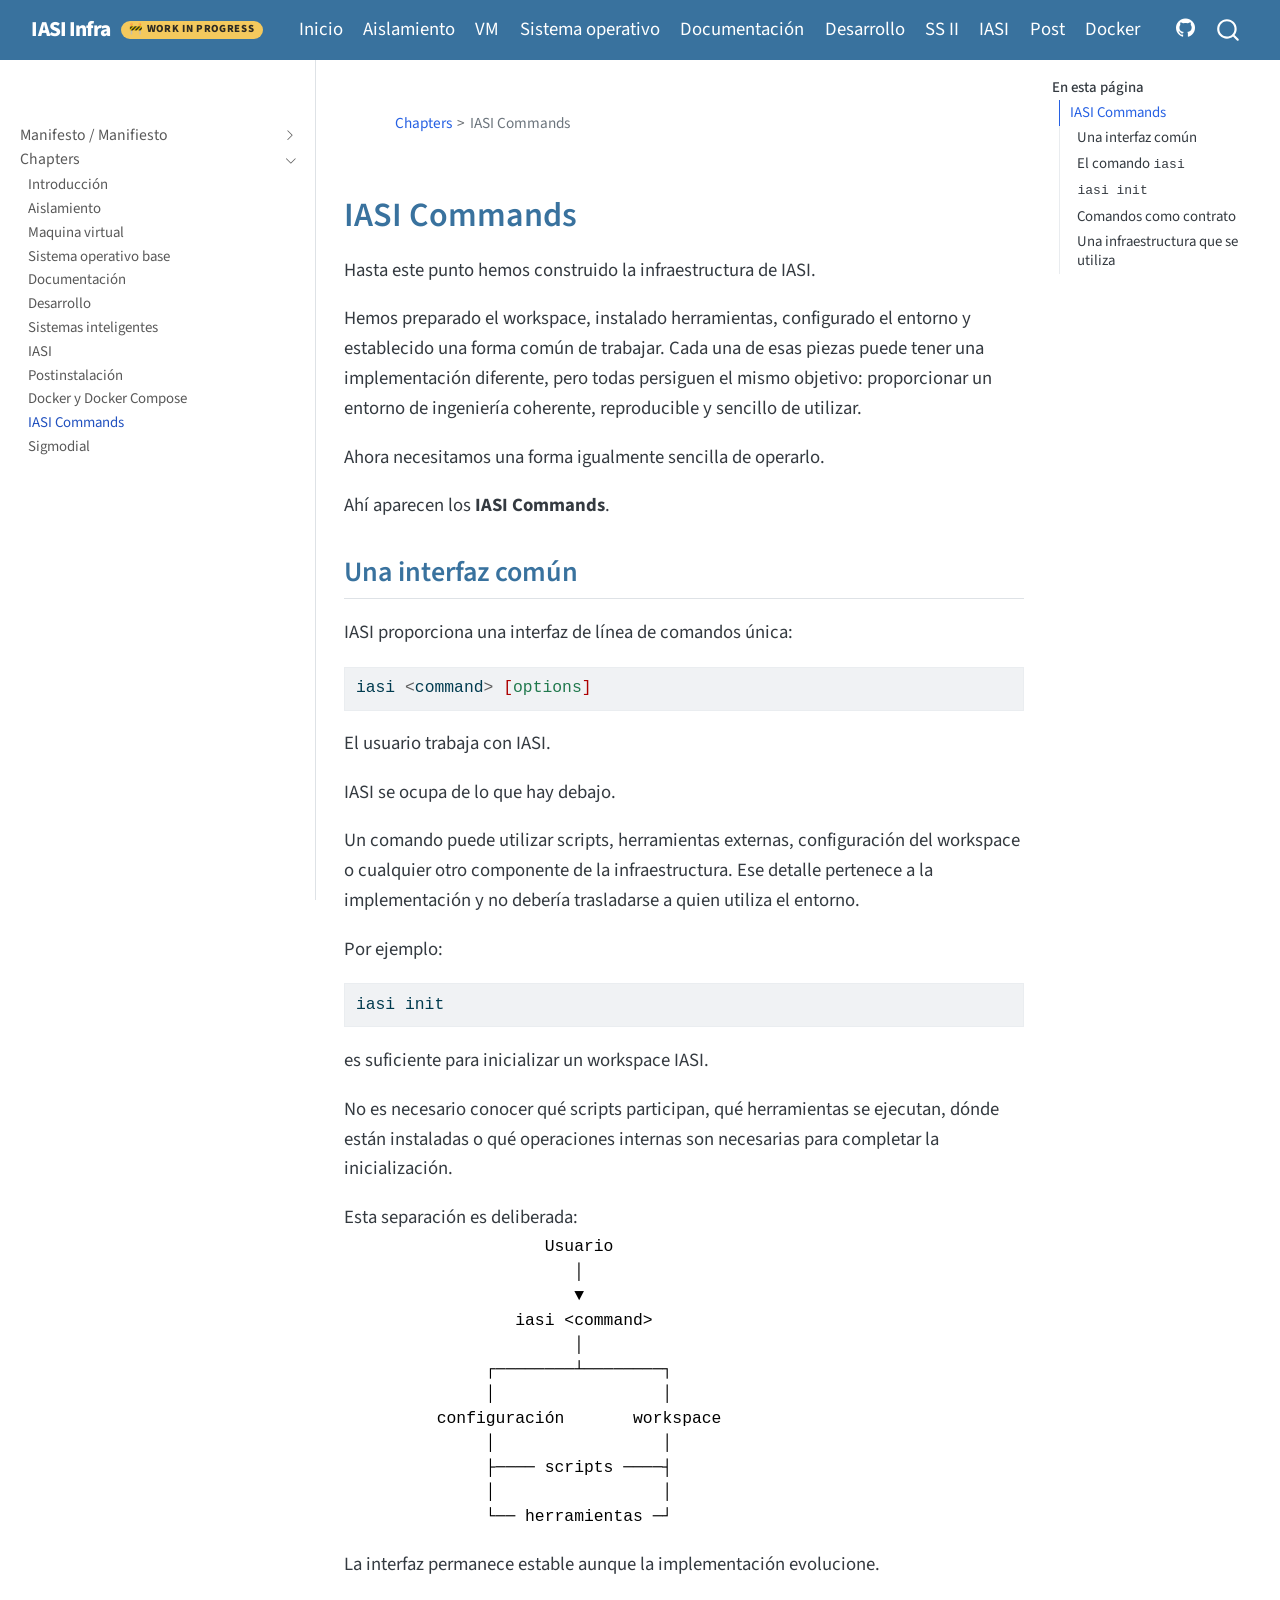
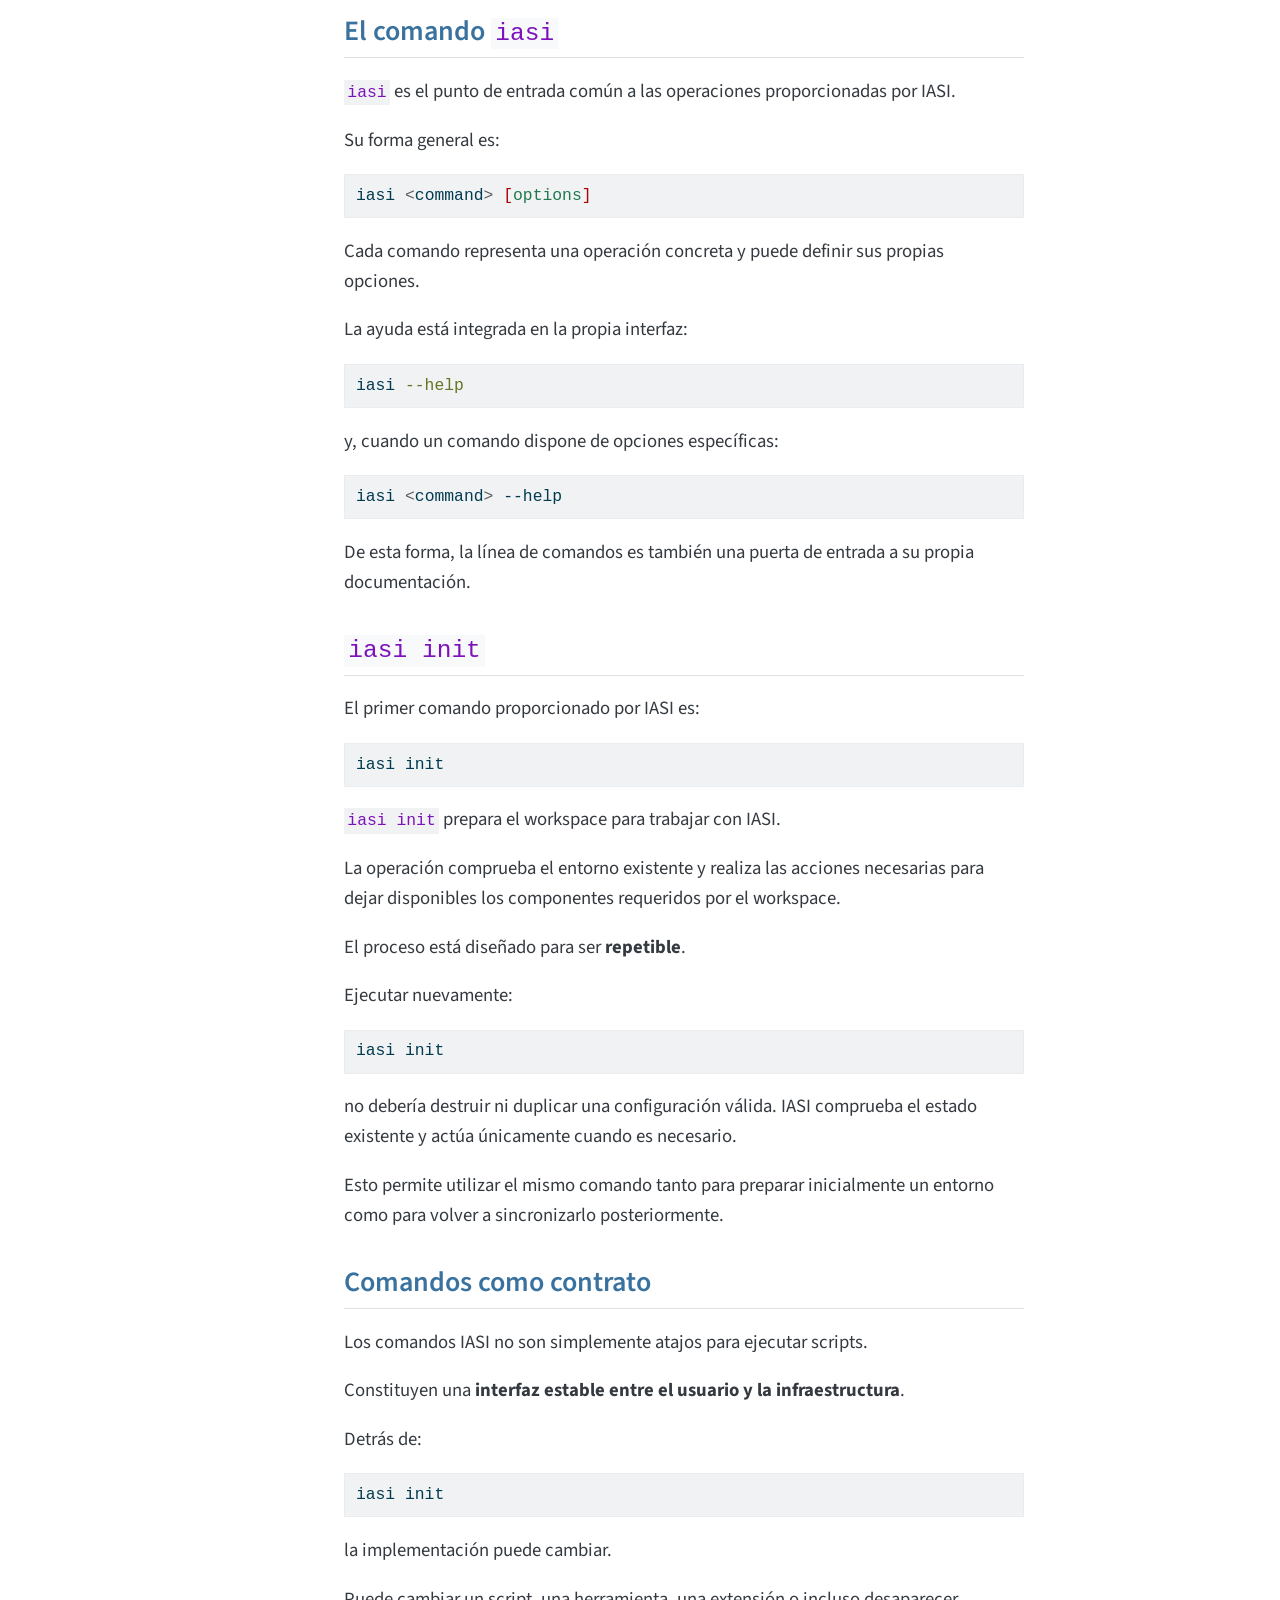
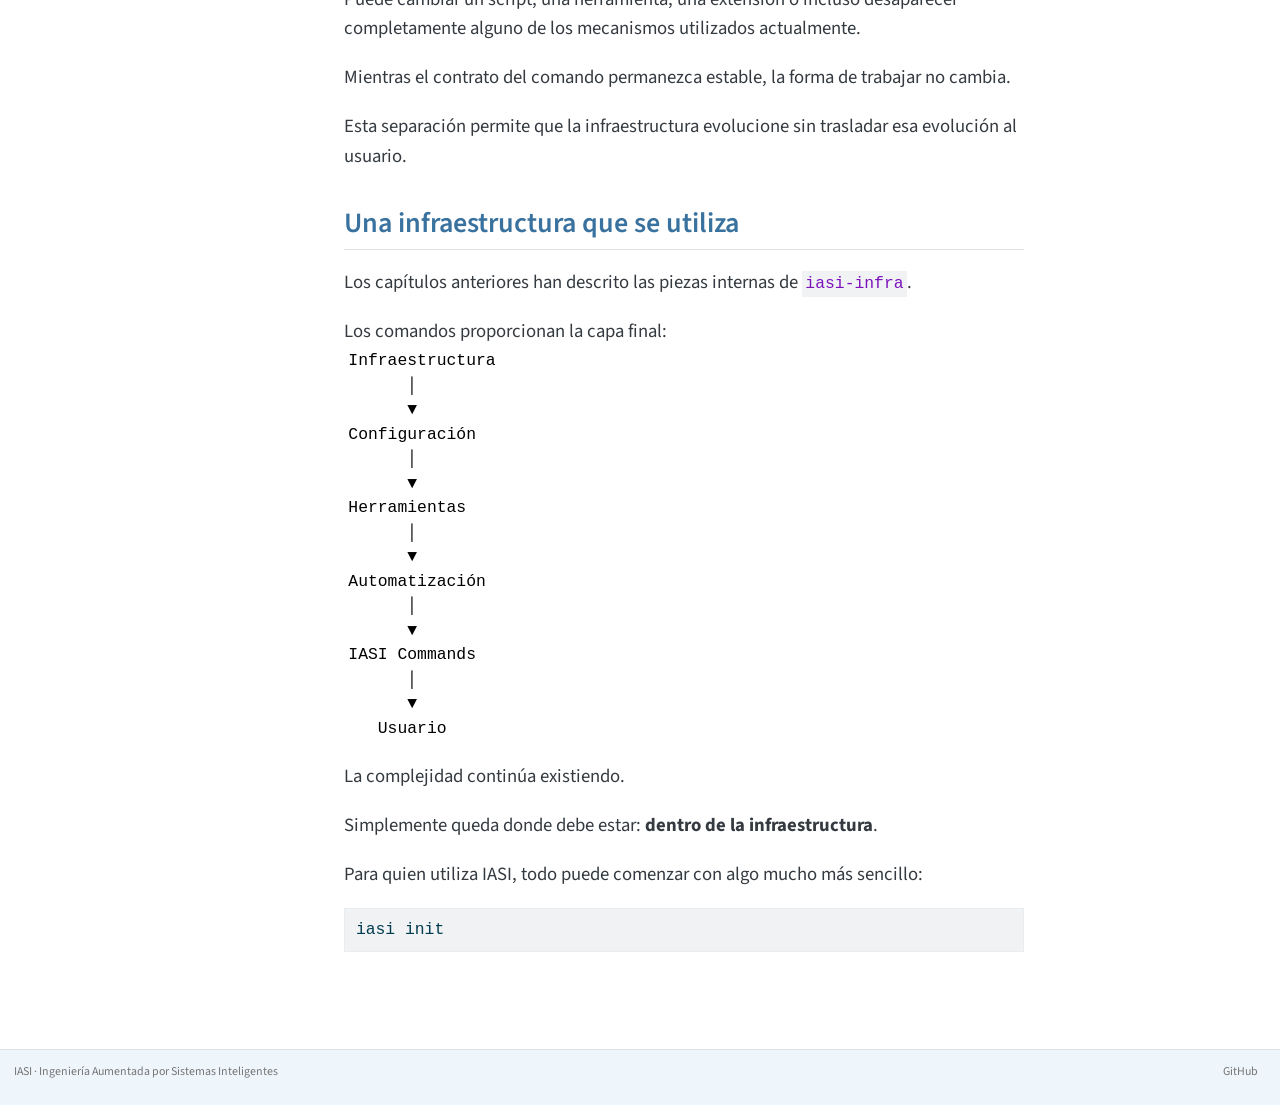
<file: publish/chapters/21-commands.html>
<!DOCTYPE html>
<html xmlns="http://www.w3.org/1999/xhtml" lang="es" xml:lang="es">
<head>
<meta http-equiv="Content-Type" content="text/html; charset=UTF-8">
<meta charset="utf-8">
<meta name="generator" content="quarto-1.10.18">
<meta name="viewport" content="width=device-width, initial-scale=1.0, user-scalable=yes">
<title>commands – IASI Infra</title>
<style>
/* Default styles provided by pandoc.
** See https://pandoc.org/MANUAL.html#variables-for-html for config info.
*/
span.smallcaps{font-variant: small-caps;}
div.columns{display: flex; gap: 1.5em;}
div.column{flex: auto;}
@media screen {
div.columns{gap: min(4vw, 1.5em);}
div.column{overflow-x: auto;}
}
div.hanging-indent{margin-left: 1.5em; text-indent: -1.5em;}
ul.task-list{list-style: none;}
ul.task-list li input[type="checkbox"] {
  width: 0.8em;
  margin: 0 0.8em 0.2em -1em; /* quarto-specific, see https://github.com/quarto-dev/quarto-cli/issues/4556 */ 
  vertical-align: middle;
}
/* CSS for syntax highlighting */
html { -webkit-text-size-adjust: 100%; }
pre > code.sourceCode { white-space: pre; position: relative; }
pre > code.sourceCode > span { display: inline-block; line-height: 1.25; }
pre > code.sourceCode > span:empty { height: 1.2em; }
.sourceCode { overflow: visible; }
code.sourceCode > span { color: inherit; text-decoration: inherit; }
div.sourceCode { margin: 1em 0; }
pre.sourceCode { margin: 0; }
@media screen {
div.sourceCode { overflow: auto; }
}
@media print {
pre > code.sourceCode { white-space: pre-wrap; }
pre > code.sourceCode > span { text-indent: -5em; padding-left: 5em; }
}
pre.numberSource code
  { counter-reset: source-line 0; }
pre.numberSource code > span
  { position: relative; left: -4em; counter-increment: source-line; }
pre.numberSource code > span > a:first-child::before
  { content: counter(source-line);
    position: relative; left: -1em; text-align: right; vertical-align: baseline;
    border: none; display: inline-block;
    -webkit-touch-callout: none; -webkit-user-select: none;
    -khtml-user-select: none; -moz-user-select: none;
    -ms-user-select: none; user-select: none;
    padding: 0 4px; width: 4em;
  }
pre.numberSource { margin-left: 3em;  padding-left: 4px; }
div.sourceCode
  {   }
@media screen {
pre > code.sourceCode > span > a:first-child::before { text-decoration: underline; }
}
</style>
<script src="../site_libs/quarto-nav/quarto-nav.js"></script><script src="../site_libs/quarto-nav/headroom.min.js"></script><script src="../site_libs/clipboard/clipboard.min.js"></script><script src="../site_libs/quarto-search/autocomplete.umd.js"></script><script src="../site_libs/quarto-search/fuse.min.js"></script><script src="../site_libs/quarto-search/quarto-search.js"></script><meta name="quarto:offset" content="../">
<script src="../site_libs/quarto-html/quarto.js" type="module"></script><script src="../site_libs/quarto-html/tabsets/tabsets.js" type="module"></script><script src="../site_libs/quarto-html/popper.min.js"></script><script src="../site_libs/quarto-html/tippy.umd.min.js"></script><script src="../site_libs/quarto-html/anchor.min.js"></script><link href="../site_libs/quarto-html/tippy.css" rel="stylesheet">
<link href="../site_libs/quarto-html/quarto-syntax-highlighting-64a204ab8560d761af7679ceaba22944.css" rel="stylesheet" id="quarto-text-highlighting-styles">
<script src="../site_libs/bootstrap/bootstrap.min.js"></script><link href="../site_libs/bootstrap/bootstrap-icons.css" rel="stylesheet">
<link href="../site_libs/bootstrap/bootstrap-066f6ffa7eb3b5c3922307862953997a.min.css" rel="stylesheet" append-hash="true" id="quarto-bootstrap" data-mode="light">
<script id="quarto-search-options" type="application/json">{
  "location": "navbar",
  "copy-button": false,
  "collapse-after": 3,
  "panel-placement": "end",
  "type": "overlay",
  "limit": 50,
  "keyboard-shortcut": [
    "f",
    "/",
    "s"
  ],
  "show-item-context": false,
  "language": {
    "search-no-results-text": "No se han encontrado resultados",
    "search-matching-documents-text": "documentos encontrados",
    "search-copy-link-title": "Copiar el enlace en la búsqueda",
    "search-hide-matches-text": "Ocultar resultados adicionales",
    "search-more-match-text": "resultado adicional en este documento",
    "search-more-matches-text": "resultados adicionales en este documento",
    "search-clear-button-title": "Borrar",
    "search-text-placeholder": "",
    "search-detached-cancel-button-title": "Cancelar",
    "search-submit-button-title": "Enviar",
    "search-label": "Buscar"
  }
}</script>
</head>
<body class="nav-sidebar docked nav-fixed quarto-light">

<div id="quarto-search-results"></div>
  <header id="quarto-header" class="headroom fixed-top"><nav class="navbar navbar-expand-lg " data-bs-theme="dark"><div class="navbar-container container-fluid">
      <div class="navbar-brand-container mx-auto">
    <a class="navbar-brand" href="../index.html">
    <span class="navbar-title">IASI Infra</span>
    </a>
  </div>
            <div id="quarto-search" class="" title="Buscar"></div>
          <button class="navbar-toggler" type="button" data-bs-toggle="collapse" data-bs-target="#navbarCollapse" aria-controls="navbarCollapse" role="menu" aria-expanded="false" aria-label="Navegación de palanca" onclick="if (window.quartoToggleHeadroom) { window.quartoToggleHeadroom(); }">
  <span class="navbar-toggler-icon"></span>
</button>
          <div class="collapse navbar-collapse" id="navbarCollapse">
            <ul class="navbar-nav navbar-nav-scroll me-auto">
<li class="nav-item">
    <a class="nav-link" href="../index.html"> 
<span class="menu-text">Inicio</span></a>
  </li>  
  <li class="nav-item">
    <a class="nav-link active" href="../chapters/12-isolation.html" aria-current="page"> 
<span class="menu-text">Aislamiento</span></a>
  </li>  
  <li class="nav-item">
    <a class="nav-link" href="../chapters/13-vm.html"> 
<span class="menu-text">VM</span></a>
  </li>  
  <li class="nav-item">
    <a class="nav-link" href="../chapters/14-so-base.html"> 
<span class="menu-text">Sistema operativo</span></a>
  </li>  
  <li class="nav-item">
    <a class="nav-link" href="../chapters/15-documentation.html"> 
<span class="menu-text">Documentación</span></a>
  </li>  
  <li class="nav-item">
    <a class="nav-link" href="../chapters/16-desarrollo.html"> 
<span class="menu-text">Desarrollo</span></a>
  </li>  
  <li class="nav-item">
    <a class="nav-link" href="../chapters/17-sistemas-inteligentes.html"> 
<span class="menu-text">SS II</span></a>
  </li>  
  <li class="nav-item">
    <a class="nav-link" href="../chapters/18-iasi.html"> 
<span class="menu-text">IASI</span></a>
  </li>  
  <li class="nav-item">
    <a class="nav-link" href="../chapters/19-postinstalacion.html"> 
<span class="menu-text">Post</span></a>
  </li>  
  <li class="nav-item">
    <a class="nav-link" href="../chapters/20-docker.html"> 
<span class="menu-text">Docker</span></a>
  </li>  
</ul>
<ul class="navbar-nav navbar-nav-scroll ms-auto">
<li class="nav-item compact">
    <a class="nav-link" href="https://github.com/iasi-org/iasi-infra"> <i class="bi bi-github" role="img" aria-label="GitHub">
</i> 
<span class="menu-text"></span></a>
  </li>  
</ul>
</div> <!-- /navcollapse -->
            <div class="quarto-navbar-tools">
</div>
      </div> <!-- /container-fluid -->
    </nav><nav class="quarto-secondary-nav"><div class="container-fluid d-flex">
      <button type="button" class="quarto-btn-toggle btn" data-bs-toggle="collapse" role="button" data-bs-target=".quarto-sidebar-collapse-item" aria-controls="quarto-sidebar" aria-expanded="false" aria-label="Alternar barra lateral" onclick="if (window.quartoToggleHeadroom) { window.quartoToggleHeadroom(); }">
        <i class="bi bi-layout-text-sidebar-reverse"></i>
      </button>
        <nav class="quarto-page-breadcrumbs" aria-label="breadcrumb"><ol class="breadcrumb">
<li class="breadcrumb-item"><a href="../chapters/11-intro.html">Chapters</a></li>
<li class="breadcrumb-item"><a href="../chapters/21-commands.html">IASI Commands</a></li>
</ol></nav><a class="flex-grow-1" role="navigation" data-bs-toggle="collapse" data-bs-target=".quarto-sidebar-collapse-item" aria-controls="quarto-sidebar" aria-expanded="false" aria-label="Alternar barra lateral" onclick="if (window.quartoToggleHeadroom) { window.quartoToggleHeadroom(); }">      
        </a>
      <button type="button" class="btn quarto-search-button" aria-label="Buscar" onclick="window.quartoOpenSearch();">
        <i class="bi bi-search"></i>
      </button>
    </div>
  </nav></header><!-- content --><div id="quarto-content" class="quarto-container page-columns page-rows-contents page-layout-article page-navbar">
<!-- sidebar -->
  <nav id="quarto-sidebar" class="sidebar collapse collapse-horizontal quarto-sidebar-collapse-item sidebar-navigation docked overflow-auto"><div class="mt-2 flex-shrink-0 align-items-center">
        <div class="sidebar-search">
        <div id="quarto-search" class="" title="Buscar"></div>
        </div>
        </div>
    <div class="sidebar-menu-container"> 
    <ul class="list-unstyled mt-1">
<li class="sidebar-item sidebar-item-section">
  <div class="sidebar-item-container"> 
  <a href="../01-manifesto-bilingual.html" class="sidebar-item-text sidebar-link">
 <span class="menu-text">Manifesto / Manifiesto</span></a>
  <a class="sidebar-item-toggle text-start collapsed" data-bs-toggle="collapse" data-bs-target="#iasi-sidebar--01-manifesto-bilingual-html" role="navigation" aria-expanded="false" aria-controls="iasi-sidebar--01-manifesto-bilingual-html" aria-label="Toggle section"><i class="bi bi-chevron-right ms-2"></i></a>
</div>
<ul id="iasi-sidebar--01-manifesto-bilingual-html" class="collapse list-unstyled sidebar-section depth2">
<li><a href="../01-manifesto-bilingual.html#manifesto-manifiesto" id="toc-manifesto-manifiesto" class="nav-link active" data-scroll-target="#manifesto-manifiesto">Manifesto / Manifiesto</a></li>
  </ul>
</li>
        <li class="sidebar-item sidebar-item-section">
      <div class="sidebar-item-container"> 
            <a class="sidebar-item-text sidebar-link text-start" data-bs-toggle="collapse" data-bs-target="#quarto-sidebar-section-1" role="navigation" aria-expanded="true">
 <span class="menu-text">Chapters</span></a>
          <a class="sidebar-item-toggle text-start" data-bs-toggle="collapse" data-bs-target="#quarto-sidebar-section-1" role="navigation" aria-expanded="true" aria-label="Alternar sección">
            <i class="bi bi-chevron-right ms-2"></i>
          </a> 
      </div>
      <ul id="quarto-sidebar-section-1" class="collapse list-unstyled sidebar-section depth1 show">
<li class="sidebar-item">
  <div class="sidebar-item-container"> 
  <a href="../chapters/11-intro.html" class="sidebar-item-text sidebar-link">
 <span class="menu-text">Introducción</span></a>
  </div>
</li>
          <li class="sidebar-item">
  <div class="sidebar-item-container"> 
  <a href="../chapters/12-isolation.html" class="sidebar-item-text sidebar-link">
 <span class="menu-text">Aislamiento</span></a>
  </div>
</li>
          <li class="sidebar-item">
  <div class="sidebar-item-container"> 
  <a href="../chapters/13-vm.html" class="sidebar-item-text sidebar-link">
 <span class="menu-text">Maquina virtual</span></a>
  </div>
</li>
          <li class="sidebar-item">
  <div class="sidebar-item-container"> 
  <a href="../chapters/14-so-base.html" class="sidebar-item-text sidebar-link">
 <span class="menu-text">Sistema operativo base</span></a>
  </div>
</li>
          <li class="sidebar-item">
  <div class="sidebar-item-container"> 
  <a href="../chapters/15-documentation.html" class="sidebar-item-text sidebar-link">
 <span class="menu-text">Documentación</span></a>
  </div>
</li>
          <li class="sidebar-item">
  <div class="sidebar-item-container"> 
  <a href="../chapters/16-desarrollo.html" class="sidebar-item-text sidebar-link">
 <span class="menu-text">Desarrollo</span></a>
  </div>
</li>
          <li class="sidebar-item">
  <div class="sidebar-item-container"> 
  <a href="../chapters/17-sistemas-inteligentes.html" class="sidebar-item-text sidebar-link">
 <span class="menu-text">Sistemas inteligentes</span></a>
  </div>
</li>
          <li class="sidebar-item">
  <div class="sidebar-item-container"> 
  <a href="../chapters/18-iasi.html" class="sidebar-item-text sidebar-link">
 <span class="menu-text">IASI</span></a>
  </div>
</li>
          <li class="sidebar-item">
  <div class="sidebar-item-container"> 
  <a href="../chapters/19-postinstalacion.html" class="sidebar-item-text sidebar-link">
 <span class="menu-text">Postinstalación</span></a>
  </div>
</li>
          <li class="sidebar-item">
  <div class="sidebar-item-container"> 
  <a href="../chapters/20-docker.html" class="sidebar-item-text sidebar-link">
 <span class="menu-text">Docker y Docker Compose</span></a>
  </div>
</li>
          <li class="sidebar-item">
  <div class="sidebar-item-container"> 
  <a href="../chapters/21-commands.html" class="sidebar-item-text sidebar-link active">
 <span class="menu-text">IASI Commands</span></a>
  </div>
</li>
          <li class="sidebar-item">
  <div class="sidebar-item-container"> 
  <a href="../chapters/99-sigmoidal.html" class="sidebar-item-text sidebar-link">
 <span class="menu-text">Sigmodial</span></a>
  </div>
</li>
      </ul>
</li>
    </ul>
</div>
</nav><div id="quarto-sidebar-glass" class="quarto-sidebar-collapse-item" data-bs-toggle="collapse" data-bs-target=".quarto-sidebar-collapse-item"></div>
<!-- margin-sidebar -->
    <div id="quarto-margin-sidebar" class="sidebar margin-sidebar">
        <nav id="TOC" role="doc-toc" class="toc-active"><h2 id="toc-title">En esta página</h2>
   
  <ul>
<li>
<a href="#iasi-commands" id="toc-iasi-commands" class="nav-link active" data-scroll-target="#iasi-commands">IASI Commands</a>
  <ul class="collapse">
<li><a href="#una-interfaz-com%C3%BAn" id="toc-una-interfaz-común" class="nav-link" data-scroll-target="#una-interfaz-común">Una interfaz común</a></li>
  <li><a href="#el-comando-iasi" id="toc-el-comando-iasi" class="nav-link" data-scroll-target="#el-comando-iasi">El comando <code>iasi</code></a></li>
  <li><a href="#iasi-init" id="toc-iasi-init" class="nav-link" data-scroll-target="#iasi-init"><code>iasi init</code></a></li>
  <li><a href="#comandos-como-contrato" id="toc-comandos-como-contrato" class="nav-link" data-scroll-target="#comandos-como-contrato">Comandos como contrato</a></li>
  <li><a href="#una-infraestructura-que-se-utiliza" id="toc-una-infraestructura-que-se-utiliza" class="nav-link" data-scroll-target="#una-infraestructura-que-se-utiliza">Una infraestructura que se utiliza</a></li>
  </ul>
</li>
  </ul></nav>
</div>
<!-- main -->
<main class="content" id="quarto-document-content"><header id="title-block-header" class="quarto-title-block"><nav class="quarto-page-breadcrumbs quarto-title-breadcrumbs d-none d-lg-block" aria-label="breadcrumb"><ol class="breadcrumb">
<li class="breadcrumb-item"><a href="../chapters/11-intro.html">Chapters</a></li>
<li class="breadcrumb-item"><a href="../chapters/21-commands.html">IASI Commands</a></li>
</ol></nav></header><section id="iasi-commands" class="level1"><h1>IASI Commands</h1>
<p>Hasta este punto hemos construido la infraestructura de IASI.</p>
<p>Hemos preparado el workspace, instalado herramientas, configurado el entorno y establecido una forma común de trabajar. Cada una de esas piezas puede tener una implementación diferente, pero todas persiguen el mismo objetivo: proporcionar un entorno de ingeniería coherente, reproducible y sencillo de utilizar.</p>
<p>Ahora necesitamos una forma igualmente sencilla de operarlo.</p>
<p>Ahí aparecen los <strong>IASI Commands</strong>.</p>
<section id="una-interfaz-común" class="level2"><h2 class="anchored" data-anchor-id="una-interfaz-común">Una interfaz común</h2>
<p>IASI proporciona una interfaz de línea de comandos única:</p>
<div class="code-copy-outer-scaffold">
<div class="sourceCode" id="cb1"><pre class="sourceCode bash code-with-copy"><code class="sourceCode bash"><span id="cb1-1"><a href="#cb1-1" aria-hidden="true" tabindex="-1"></a><span class="ex">iasi</span> <span class="op">&lt;</span>command<span class="op">&gt;</span> <span class="pp">[</span><span class="ss">options</span><span class="pp">]</span></span></code></pre></div>
<button title="Copiar al portapapeles" class="code-copy-button"><i class="bi"></i></button>
</div>
<p>El usuario trabaja con IASI.</p>
<p>IASI se ocupa de lo que hay debajo.</p>
<p>Un comando puede utilizar scripts, herramientas externas, configuración del workspace o cualquier otro componente de la infraestructura. Ese detalle pertenece a la implementación y no debería trasladarse a quien utiliza el entorno.</p>
<p>Por ejemplo:</p>
<div class="code-copy-outer-scaffold">
<div class="sourceCode" id="cb2"><pre class="sourceCode bash code-with-copy"><code class="sourceCode bash"><span id="cb2-1"><a href="#cb2-1" aria-hidden="true" tabindex="-1"></a><span class="ex">iasi</span> init</span></code></pre></div>
<button title="Copiar al portapapeles" class="code-copy-button"><i class="bi"></i></button>
</div>
<p>es suficiente para inicializar un workspace IASI.</p>
<p>No es necesario conocer qué scripts participan, qué herramientas se ejecutan, dónde están instaladas o qué operaciones internas son necesarias para completar la inicialización.</p>
<p>Esta separación es deliberada:</p>
<pre class="text"><code>                    Usuario
                       │
                       ▼
                 iasi &lt;command&gt;
                       │
              ┌────────┴────────┐
              │                 │
         configuración       workspace
              │                 │
              ├──── scripts ────┤
              │                 │
              └── herramientas ─┘</code></pre>
<p>La interfaz permanece estable aunque la implementación evolucione.</p>
</section><section id="el-comando-iasi" class="level2"><h2 class="anchored" data-anchor-id="el-comando-iasi">El comando <code>iasi</code>
</h2>
<p><code>iasi</code> es el punto de entrada común a las operaciones proporcionadas por IASI.</p>
<p>Su forma general es:</p>
<div class="code-copy-outer-scaffold">
<div class="sourceCode" id="cb4"><pre class="sourceCode bash code-with-copy"><code class="sourceCode bash"><span id="cb4-1"><a href="#cb4-1" aria-hidden="true" tabindex="-1"></a><span class="ex">iasi</span> <span class="op">&lt;</span>command<span class="op">&gt;</span> <span class="pp">[</span><span class="ss">options</span><span class="pp">]</span></span></code></pre></div>
<button title="Copiar al portapapeles" class="code-copy-button"><i class="bi"></i></button>
</div>
<p>Cada comando representa una operación concreta y puede definir sus propias opciones.</p>
<p>La ayuda está integrada en la propia interfaz:</p>
<div class="code-copy-outer-scaffold">
<div class="sourceCode" id="cb5"><pre class="sourceCode bash code-with-copy"><code class="sourceCode bash"><span id="cb5-1"><a href="#cb5-1" aria-hidden="true" tabindex="-1"></a><span class="ex">iasi</span> <span class="at">--help</span></span></code></pre></div>
<button title="Copiar al portapapeles" class="code-copy-button"><i class="bi"></i></button>
</div>
<p>y, cuando un comando dispone de opciones específicas:</p>
<div class="code-copy-outer-scaffold">
<div class="sourceCode" id="cb6"><pre class="sourceCode bash code-with-copy"><code class="sourceCode bash"><span id="cb6-1"><a href="#cb6-1" aria-hidden="true" tabindex="-1"></a><span class="ex">iasi</span> <span class="op">&lt;</span>command<span class="op">&gt;</span> --help</span></code></pre></div>
<button title="Copiar al portapapeles" class="code-copy-button"><i class="bi"></i></button>
</div>
<p>De esta forma, la línea de comandos es también una puerta de entrada a su propia documentación.</p>
</section><section id="iasi-init" class="level2"><h2 class="anchored" data-anchor-id="iasi-init"><code>iasi init</code></h2>
<p>El primer comando proporcionado por IASI es:</p>
<div class="code-copy-outer-scaffold">
<div class="sourceCode" id="cb7"><pre class="sourceCode bash code-with-copy"><code class="sourceCode bash"><span id="cb7-1"><a href="#cb7-1" aria-hidden="true" tabindex="-1"></a><span class="ex">iasi</span> init</span></code></pre></div>
<button title="Copiar al portapapeles" class="code-copy-button"><i class="bi"></i></button>
</div>
<p><code>iasi init</code> prepara el workspace para trabajar con IASI.</p>
<p>La operación comprueba el entorno existente y realiza las acciones necesarias para dejar disponibles los componentes requeridos por el workspace.</p>
<p>El proceso está diseñado para ser <strong>repetible</strong>.</p>
<p>Ejecutar nuevamente:</p>
<div class="code-copy-outer-scaffold">
<div class="sourceCode" id="cb8"><pre class="sourceCode bash code-with-copy"><code class="sourceCode bash"><span id="cb8-1"><a href="#cb8-1" aria-hidden="true" tabindex="-1"></a><span class="ex">iasi</span> init</span></code></pre></div>
<button title="Copiar al portapapeles" class="code-copy-button"><i class="bi"></i></button>
</div>
<p>no debería destruir ni duplicar una configuración válida. IASI comprueba el estado existente y actúa únicamente cuando es necesario.</p>
<p>Esto permite utilizar el mismo comando tanto para preparar inicialmente un entorno como para volver a sincronizarlo posteriormente.</p>
</section><section id="comandos-como-contrato" class="level2"><h2 class="anchored" data-anchor-id="comandos-como-contrato">Comandos como contrato</h2>
<p>Los comandos IASI no son simplemente atajos para ejecutar scripts.</p>
<p>Constituyen una <strong>interfaz estable entre el usuario y la infraestructura</strong>.</p>
<p>Detrás de:</p>
<div class="code-copy-outer-scaffold">
<div class="sourceCode" id="cb9"><pre class="sourceCode bash code-with-copy"><code class="sourceCode bash"><span id="cb9-1"><a href="#cb9-1" aria-hidden="true" tabindex="-1"></a><span class="ex">iasi</span> init</span></code></pre></div>
<button title="Copiar al portapapeles" class="code-copy-button"><i class="bi"></i></button>
</div>
<p>la implementación puede cambiar.</p>
<p>Puede cambiar un script, una herramienta, una extensión o incluso desaparecer completamente alguno de los mecanismos utilizados actualmente.</p>
<p>Mientras el contrato del comando permanezca estable, la forma de trabajar no cambia.</p>
<p>Esta separación permite que la infraestructura evolucione sin trasladar esa evolución al usuario.</p>
</section><section id="una-infraestructura-que-se-utiliza" class="level2"><h2 class="anchored" data-anchor-id="una-infraestructura-que-se-utiliza">Una infraestructura que se utiliza</h2>
<p>Los capítulos anteriores han descrito las piezas internas de <code>iasi-infra</code>.</p>
<p>Los comandos proporcionan la capa final:</p>
<pre class="text"><code>Infraestructura
      │
      ▼
Configuración
      │
      ▼
Herramientas
      │
      ▼
Automatización
      │
      ▼
IASI Commands
      │
      ▼
   Usuario</code></pre>
<p>La complejidad continúa existiendo.</p>
<p>Simplemente queda donde debe estar: <strong>dentro de la infraestructura</strong>.</p>
<p>Para quien utiliza IASI, todo puede comenzar con algo mucho más sencillo:</p>
<div class="code-copy-outer-scaffold">
<div class="sourceCode" id="cb11"><pre class="sourceCode bash code-with-copy"><code class="sourceCode bash"><span id="cb11-1"><a href="#cb11-1" aria-hidden="true" tabindex="-1"></a><span class="ex">iasi</span> init</span></code></pre></div>
<button title="Copiar al portapapeles" class="code-copy-button"><i class="bi"></i></button>
</div>


</section></section></main><!-- /main --><script id="quarto-html-after-body" type="application/javascript">
  window.document.addEventListener("DOMContentLoaded", function (event) {
    const icon = "";
    const anchorJS = new window.AnchorJS();
    anchorJS.options = {
      placement: 'right',
      icon: icon
    };
    anchorJS.add('.anchored');
    const isCodeAnnotation = (el) => {
      for (const clz of el.classList) {
        if (clz.startsWith('code-annotation-')) {                     
          return true;
        }
      }
      return false;
    }
    const onCopySuccess = function(e) {
      // button target
      const button = e.trigger;
      // don't keep focus
      button.blur();
      // flash "checked"
      button.classList.add('code-copy-button-checked');
      var currentTitle = button.getAttribute("title");
      button.setAttribute("title", "Copiado");
      let tooltip;
      if (window.bootstrap) {
        button.setAttribute("data-bs-toggle", "tooltip");
        button.setAttribute("data-bs-placement", "left");
        button.setAttribute("data-bs-title", "Copiado");
        tooltip = new bootstrap.Tooltip(button, 
          { trigger: "manual", 
            customClass: "code-copy-button-tooltip",
            offset: [0, -8]});
        tooltip.show();    
      }
      setTimeout(function() {
        if (tooltip) {
          tooltip.hide();
          button.removeAttribute("data-bs-title");
          button.removeAttribute("data-bs-toggle");
          button.removeAttribute("data-bs-placement");
        }
        button.setAttribute("title", currentTitle);
        button.classList.remove('code-copy-button-checked');
      }, 1000);
      // clear code selection
      e.clearSelection();
    }
    const getTextToCopy = function(trigger) {
      const outerScaffold = trigger.parentElement.cloneNode(true);
      const codeEl = outerScaffold.querySelector('code');
      for (const childEl of codeEl.children) {
        if (isCodeAnnotation(childEl)) {
          childEl.remove();
        }
      }
      return codeEl.innerText;
    }
    const clipboard = new window.ClipboardJS('.code-copy-button:not([data-in-quarto-modal])', {
      text: getTextToCopy
    });
    clipboard.on('success', onCopySuccess);
    if (window.document.getElementById('quarto-embedded-source-code-modal')) {
      const clipboardModal = new window.ClipboardJS('.code-copy-button[data-in-quarto-modal]', {
        text: getTextToCopy,
        container: window.document.getElementById('quarto-embedded-source-code-modal')
      });
      clipboardModal.on('success', onCopySuccess);
    }
      var localhostRegex = new RegExp(/^(?:http|https):\/\/localhost\:?[0-9]*\//);
      var mailtoRegex = new RegExp(/^mailto:/);
        var filterRegex = new RegExp('/' + window.location.host + '/');
      var isInternal = (href) => {
          return filterRegex.test(href) || localhostRegex.test(href) || mailtoRegex.test(href);
      }
      // Inspect non-navigation links and adorn them if external
     var links = window.document.querySelectorAll('a[href]:not(.nav-link):not(.navbar-brand):not(.toc-action):not(.sidebar-link):not(.sidebar-item-toggle):not(.pagination-link):not(.no-external):not([aria-hidden]):not(.dropdown-item):not(.quarto-navigation-tool):not(.about-link)');
      for (var i=0; i<links.length; i++) {
        const link = links[i];
        if (!isInternal(link.href)) {
          // undo the damage that might have been done by quarto-nav.js in the case of
          // links that we want to consider external
          if (link.dataset.originalHref !== undefined) {
            link.href = link.dataset.originalHref;
          }
        }
      }
    function tippyHover(el, contentFn, onTriggerFn, onUntriggerFn) {
      const config = {
        allowHTML: true,
        maxWidth: 500,
        delay: 100,
        arrow: false,
        appendTo: function(el) {
            return el.parentElement;
        },
        interactive: true,
        interactiveBorder: 10,
        theme: 'quarto',
        placement: 'bottom-start',
      };
      if (contentFn) {
        config.content = contentFn;
      }
      if (onTriggerFn) {
        config.onTrigger = onTriggerFn;
      }
      if (onUntriggerFn) {
        config.onUntrigger = onUntriggerFn;
      }
      window.tippy(el, config); 
    }
    const noterefs = window.document.querySelectorAll('a[role="doc-noteref"]');
    for (var i=0; i<noterefs.length; i++) {
      const ref = noterefs[i];
      tippyHover(ref, function() {
        // use id or data attribute instead here
        let href = ref.getAttribute('data-footnote-href') || ref.getAttribute('href');
        try { href = new URL(href).hash; } catch {}
        const id = href.replace(/^#\/?/, "");
        const note = window.document.getElementById(id);
        if (note) {
          return note.innerHTML;
        } else {
          return "";
        }
      });
    }
    const xrefs = window.document.querySelectorAll('a.quarto-xref');
    const processXRef = (id, note) => {
      // Strip column container classes
      const stripColumnClz = (el) => {
        el.classList.remove("page-full", "page-columns");
        if (el.children) {
          for (const child of el.children) {
            stripColumnClz(child);
          }
        }
      }
      stripColumnClz(note)
      if (id === null || id.startsWith('sec-')) {
        // Special case sections, only their first couple elements
        const container = document.createElement("div");
        if (note.children && note.children.length > 2) {
          container.appendChild(note.children[0].cloneNode(true));
          for (let i = 1; i < note.children.length; i++) {
            const child = note.children[i];
            if (child.tagName === "P" && child.innerText === "") {
              continue;
            } else {
              container.appendChild(child.cloneNode(true));
              break;
            }
          }
          if (window.Quarto?.typesetMath) {
            window.Quarto.typesetMath(container);
          }
          return container.innerHTML
        } else {
          if (window.Quarto?.typesetMath) {
            window.Quarto.typesetMath(note);
          }
          return note.innerHTML;
        }
      } else {
        // Remove any anchor links if they are present
        const anchorLink = note.querySelector('a.anchorjs-link');
        if (anchorLink) {
          anchorLink.remove();
        }
        if (window.Quarto?.typesetMath) {
          window.Quarto.typesetMath(note);
        }
        if (note.classList.contains("callout")) {
          return note.outerHTML;
        } else {
          return note.innerHTML;
        }
      }
    }
    for (var i=0; i<xrefs.length; i++) {
      const xref = xrefs[i];
      tippyHover(xref, undefined, function(instance) {
        instance.disable();
        let url = xref.getAttribute('href');
        let hash = undefined; 
        if (url.startsWith('#')) {
          hash = url;
        } else {
          try { hash = new URL(url).hash; } catch {}
        }
        if (hash) {
          const id = hash.replace(/^#\/?/, "");
          const note = window.document.getElementById(id);
          if (note !== null) {
            try {
              const html = processXRef(id, note.cloneNode(true));
              instance.setContent(html);
            } finally {
              instance.enable();
              instance.show();
            }
          } else {
            // See if we can fetch this
            fetch(url.split('#')[0])
            .then(res => res.text())
            .then(html => {
              const parser = new DOMParser();
              const htmlDoc = parser.parseFromString(html, "text/html");
              const note = htmlDoc.getElementById(id);
              if (note !== null) {
                const html = processXRef(id, note);
                instance.setContent(html);
              } 
            }).finally(() => {
              instance.enable();
              instance.show();
            });
          }
        } else {
          // See if we can fetch a full url (with no hash to target)
          // This is a special case and we should probably do some content thinning / targeting
          fetch(url)
          .then(res => res.text())
          .then(html => {
            const parser = new DOMParser();
            const htmlDoc = parser.parseFromString(html, "text/html");
            const note = htmlDoc.querySelector('main.content');
            if (note !== null) {
              // This should only happen for chapter cross references
              // (since there is no id in the URL)
              // remove the first header
              if (note.children.length > 0 && note.children[0].tagName === "HEADER") {
                note.children[0].remove();
              }
              const html = processXRef(null, note);
              instance.setContent(html);
            } 
          }).finally(() => {
            instance.enable();
            instance.show();
          });
        }
      }, function(instance) {
      });
    }
        let selectedAnnoteEl;
        const selectorForAnnotation = ( cell, annotation) => {
          let cellAttr = 'data-code-cell="' + cell + '"';
          let lineAttr = 'data-code-annotation="' +  annotation + '"';
          const selector = 'span[' + cellAttr + '][' + lineAttr + ']';
          return selector;
        }
        const selectCodeLines = (annoteEl) => {
          const doc = window.document;
          const targetCell = annoteEl.getAttribute("data-target-cell");
          const targetAnnotation = annoteEl.getAttribute("data-target-annotation");
          const annoteSpan = window.document.querySelector(selectorForAnnotation(targetCell, targetAnnotation));
          const lines = annoteSpan.getAttribute("data-code-lines").split(",");
          const lineIds = lines.map((line) => {
            return targetCell + "-" + line;
          })
          let top = null;
          let height = null;
          let parent = null;
          if (lineIds.length > 0) {
              //compute the position of the single el (top and bottom and make a div)
              const el = window.document.getElementById(lineIds[0]);
              top = el.offsetTop;
              height = el.offsetHeight;
              parent = el.parentElement.parentElement;
            if (lineIds.length > 1) {
              const lastEl = window.document.getElementById(lineIds[lineIds.length - 1]);
              const bottom = lastEl.offsetTop + lastEl.offsetHeight;
              height = bottom - top;
            }
            if (top !== null && height !== null && parent !== null) {
              // cook up a div (if necessary) and position it 
              let div = window.document.getElementById("code-annotation-line-highlight");
              if (div === null) {
                div = window.document.createElement("div");
                div.setAttribute("id", "code-annotation-line-highlight");
                div.style.position = 'absolute';
                parent.appendChild(div);
              }
              div.style.top = top - 2 + "px";
              div.style.height = height + 4 + "px";
              div.style.left = 0;
              let gutterDiv = window.document.getElementById("code-annotation-line-highlight-gutter");
              if (gutterDiv === null) {
                gutterDiv = window.document.createElement("div");
                gutterDiv.setAttribute("id", "code-annotation-line-highlight-gutter");
                gutterDiv.style.position = 'absolute';
                const codeCell = window.document.getElementById(targetCell);
                const gutter = codeCell.querySelector('.code-annotation-gutter');
                gutter.appendChild(gutterDiv);
              }
              gutterDiv.style.top = top - 2 + "px";
              gutterDiv.style.height = height + 4 + "px";
            }
            selectedAnnoteEl = annoteEl;
          }
        };
        const unselectCodeLines = () => {
          const elementsIds = ["code-annotation-line-highlight", "code-annotation-line-highlight-gutter"];
          elementsIds.forEach((elId) => {
            const div = window.document.getElementById(elId);
            if (div) {
              div.remove();
            }
          });
          selectedAnnoteEl = undefined;
        };
          // Handle positioning of the toggle
      window.addEventListener(
        "resize",
        throttle(() => {
          elRect = undefined;
          if (selectedAnnoteEl) {
            selectCodeLines(selectedAnnoteEl);
          }
        }, 10)
      );
      function throttle(fn, ms) {
      let throttle = false;
      let timer;
        return (...args) => {
          if(!throttle) { // first call gets through
              fn.apply(this, args);
              throttle = true;
          } else { // all the others get throttled
              if(timer) clearTimeout(timer); // cancel #2
              timer = setTimeout(() => {
                fn.apply(this, args);
                timer = throttle = false;
              }, ms);
          }
        };
      }
        // Attach click handler to the DT
        const annoteDls = window.document.querySelectorAll('dt[data-target-cell]');
        for (const annoteDlNode of annoteDls) {
          annoteDlNode.addEventListener('click', (event) => {
            const clickedEl = event.target;
            if (clickedEl !== selectedAnnoteEl) {
              unselectCodeLines();
              const activeEl = window.document.querySelector('dt[data-target-cell].code-annotation-active');
              if (activeEl) {
                activeEl.classList.remove('code-annotation-active');
              }
              selectCodeLines(clickedEl);
              clickedEl.classList.add('code-annotation-active');
            } else {
              // Unselect the line
              unselectCodeLines();
              clickedEl.classList.remove('code-annotation-active');
            }
          });
        }
    const findCites = (el) => {
      const parentEl = el.parentElement;
      if (parentEl) {
        const cites = parentEl.dataset.cites;
        if (cites) {
          return {
            el,
            cites: cites.split(' ')
          };
        } else {
          return findCites(el.parentElement)
        }
      } else {
        return undefined;
      }
    };
    var bibliorefs = window.document.querySelectorAll('a[role="doc-biblioref"]');
    for (var i=0; i<bibliorefs.length; i++) {
      const ref = bibliorefs[i];
      const citeInfo = findCites(ref);
      if (citeInfo) {
        tippyHover(citeInfo.el, function() {
          var popup = window.document.createElement('div');
          citeInfo.cites.forEach(function(cite) {
            var citeDiv = window.document.createElement('div');
            citeDiv.classList.add('hanging-indent');
            citeDiv.classList.add('csl-entry');
            var biblioDiv = window.document.getElementById('ref-' + cite);
            if (biblioDiv) {
              citeDiv.innerHTML = biblioDiv.innerHTML;
            }
            popup.appendChild(citeDiv);
          });
          return popup.innerHTML;
        });
      }
    }
  });
  </script>
</div> <!-- /content -->
<footer class="footer"><div class="nav-footer">
    <div class="nav-footer-left">
<p>IASI · Ingeniería Aumentada por Sistemas Inteligentes</p>
</div>   
    <div class="nav-footer-center">
       
    </div>
    <div class="nav-footer-right">
      <ul class="footer-items list-unstyled">
<li class="nav-item">
    <a class="nav-link" href="https://github.com/iasi-org">
<p>GitHub</p>
</a>
  </li>  
</ul>
</div>
  </div>
</footer>
</body>
</html>
</file>
<file: publish/site_libs/quarto-html/tippy.css>
.tippy-box[data-animation=fade][data-state=hidden]{opacity:0}[data-tippy-root]{max-width:calc(100vw - 10px)}.tippy-box{position:relative;background-color:#333;color:#fff;border-radius:4px;font-size:14px;line-height:1.4;white-space:normal;outline:0;transition-property:transform,visibility,opacity}.tippy-box[data-placement^=top]>.tippy-arrow{bottom:0}.tippy-box[data-placement^=top]>.tippy-arrow:before{bottom:-7px;left:0;border-width:8px 8px 0;border-top-color:initial;transform-origin:center top}.tippy-box[data-placement^=bottom]>.tippy-arrow{top:0}.tippy-box[data-placement^=bottom]>.tippy-arrow:before{top:-7px;left:0;border-width:0 8px 8px;border-bottom-color:initial;transform-origin:center bottom}.tippy-box[data-placement^=left]>.tippy-arrow{right:0}.tippy-box[data-placement^=left]>.tippy-arrow:before{border-width:8px 0 8px 8px;border-left-color:initial;right:-7px;transform-origin:center left}.tippy-box[data-placement^=right]>.tippy-arrow{left:0}.tippy-box[data-placement^=right]>.tippy-arrow:before{left:-7px;border-width:8px 8px 8px 0;border-right-color:initial;transform-origin:center right}.tippy-box[data-inertia][data-state=visible]{transition-timing-function:cubic-bezier(.54,1.5,.38,1.11)}.tippy-arrow{width:16px;height:16px;color:#333}.tippy-arrow:before{content:"";position:absolute;border-color:transparent;border-style:solid}.tippy-content{position:relative;padding:5px 9px;z-index:1}
</file>
<file: publish/site_libs/quarto-html/quarto-syntax-highlighting-64a204ab8560d761af7679ceaba22944.css>
/* quarto syntax highlight colors */
:root {
  --quarto-hl-ot-color: #003B4F;
  --quarto-hl-at-color: #657422;
  --quarto-hl-ss-color: #20794D;
  --quarto-hl-an-color: #5E5E5E;
  --quarto-hl-fu-color: #4758AB;
  --quarto-hl-st-color: #20794D;
  --quarto-hl-cf-color: #003B4F;
  --quarto-hl-op-color: #5E5E5E;
  --quarto-hl-er-color: #AD0000;
  --quarto-hl-bn-color: #AD0000;
  --quarto-hl-al-color: #AD0000;
  --quarto-hl-va-color: #111111;
  --quarto-hl-bu-color: inherit;
  --quarto-hl-ex-color: inherit;
  --quarto-hl-pp-color: #AD0000;
  --quarto-hl-in-color: #5E5E5E;
  --quarto-hl-vs-color: #20794D;
  --quarto-hl-wa-color: #5E5E5E;
  --quarto-hl-do-color: #5E5E5E;
  --quarto-hl-im-color: #00769E;
  --quarto-hl-ch-color: #20794D;
  --quarto-hl-dt-color: #AD0000;
  --quarto-hl-fl-color: #AD0000;
  --quarto-hl-co-color: #5E5E5E;
  --quarto-hl-cv-color: #5E5E5E;
  --quarto-hl-cn-color: #8f5902;
  --quarto-hl-sc-color: #5E5E5E;
  --quarto-hl-dv-color: #AD0000;
  --quarto-hl-kw-color: #003B4F;
}

/* other quarto variables */
:root {
  --quarto-font-monospace: SFMono-Regular, Menlo, Monaco, Consolas, "Liberation Mono", "Courier New", monospace;
}

/* syntax highlight based on Pandoc's rules */
pre > code.sourceCode > span {
  color: #003B4F;
}

code.sourceCode > span {
  color: #003B4F;
}

div.sourceCode,
div.sourceCode pre.sourceCode {
  color: #003B4F;
}

/* Normal */
code span {
  color: #003B4F;
}

/* Alert */
code span.al {
  color: #AD0000;
  font-style: inherit;
}

/* Annotation */
code span.an {
  color: #5E5E5E;
  font-style: inherit;
}

/* Attribute */
code span.at {
  color: #657422;
  font-style: inherit;
}

/* BaseN */
code span.bn {
  color: #AD0000;
  font-style: inherit;
}

/* BuiltIn */
code span.bu {
  font-style: inherit;
}

/* ControlFlow */
code span.cf {
  color: #003B4F;
  font-weight: bold;
  font-style: inherit;
}

/* Char */
code span.ch {
  color: #20794D;
  font-style: inherit;
}

/* Constant */
code span.cn {
  color: #8f5902;
  font-style: inherit;
}

/* Comment */
code span.co {
  color: #5E5E5E;
  font-style: inherit;
}

/* CommentVar */
code span.cv {
  color: #5E5E5E;
  font-style: italic;
}

/* Documentation */
code span.do {
  color: #5E5E5E;
  font-style: italic;
}

/* DataType */
code span.dt {
  color: #AD0000;
  font-style: inherit;
}

/* DecVal */
code span.dv {
  color: #AD0000;
  font-style: inherit;
}

/* Error */
code span.er {
  color: #AD0000;
  font-style: inherit;
}

/* Extension */
code span.ex {
  font-style: inherit;
}

/* Float */
code span.fl {
  color: #AD0000;
  font-style: inherit;
}

/* Function */
code span.fu {
  color: #4758AB;
  font-style: inherit;
}

/* Import */
code span.im {
  color: #00769E;
  font-style: inherit;
}

/* Information */
code span.in {
  color: #5E5E5E;
  font-style: inherit;
}

/* Keyword */
code span.kw {
  color: #003B4F;
  font-weight: bold;
  font-style: inherit;
}

/* Operator */
code span.op {
  color: #5E5E5E;
  font-style: inherit;
}

/* Other */
code span.ot {
  color: #003B4F;
  font-style: inherit;
}

/* Preprocessor */
code span.pp {
  color: #AD0000;
  font-style: inherit;
}

/* SpecialChar */
code span.sc {
  color: #5E5E5E;
  font-style: inherit;
}

/* SpecialString */
code span.ss {
  color: #20794D;
  font-style: inherit;
}

/* String */
code span.st {
  color: #20794D;
  font-style: inherit;
}

/* Variable */
code span.va {
  color: #111111;
  font-style: inherit;
}

/* VerbatimString */
code span.vs {
  color: #20794D;
  font-style: inherit;
}

/* Warning */
code span.wa {
  color: #5E5E5E;
  font-style: italic;
}

.prevent-inlining {
  content: "</";
}

/*# sourceMappingURL=9d8d5bb603a83b8298b89080a598c93b.css.map */
</file>
